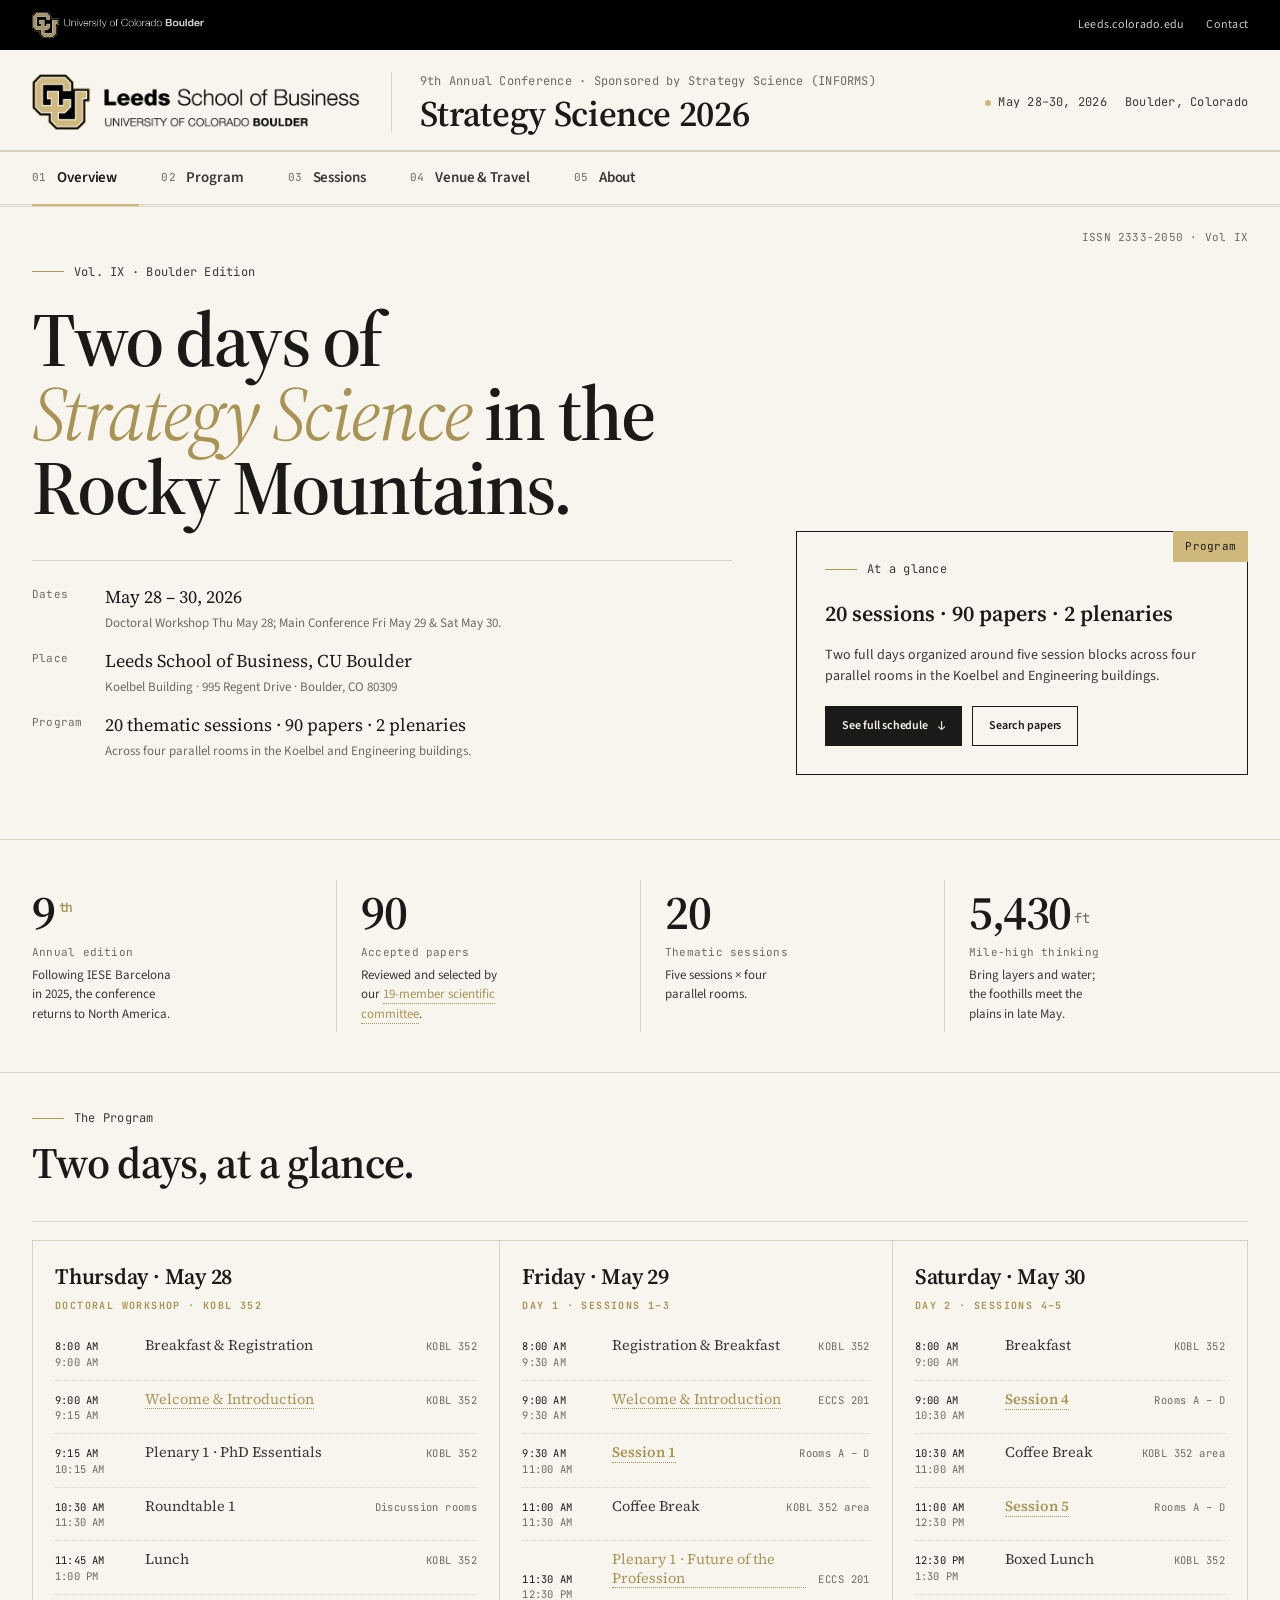
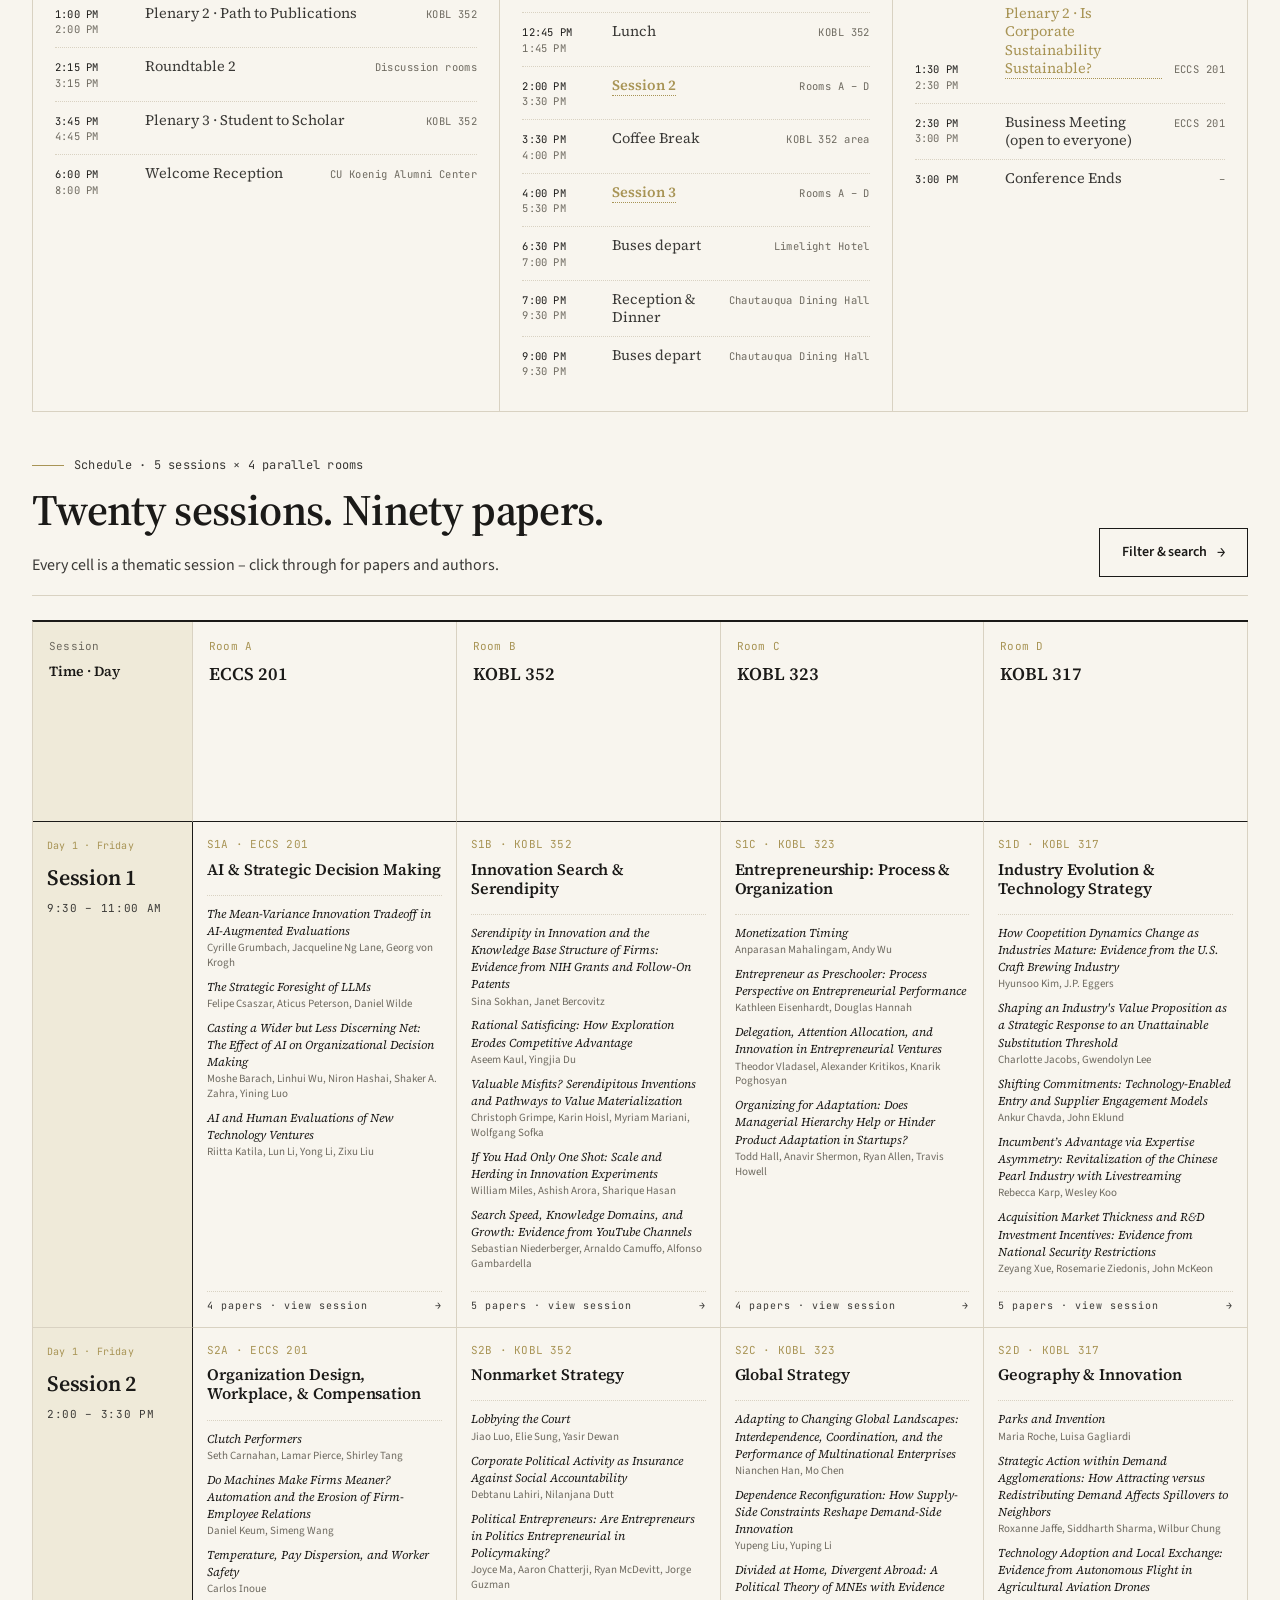
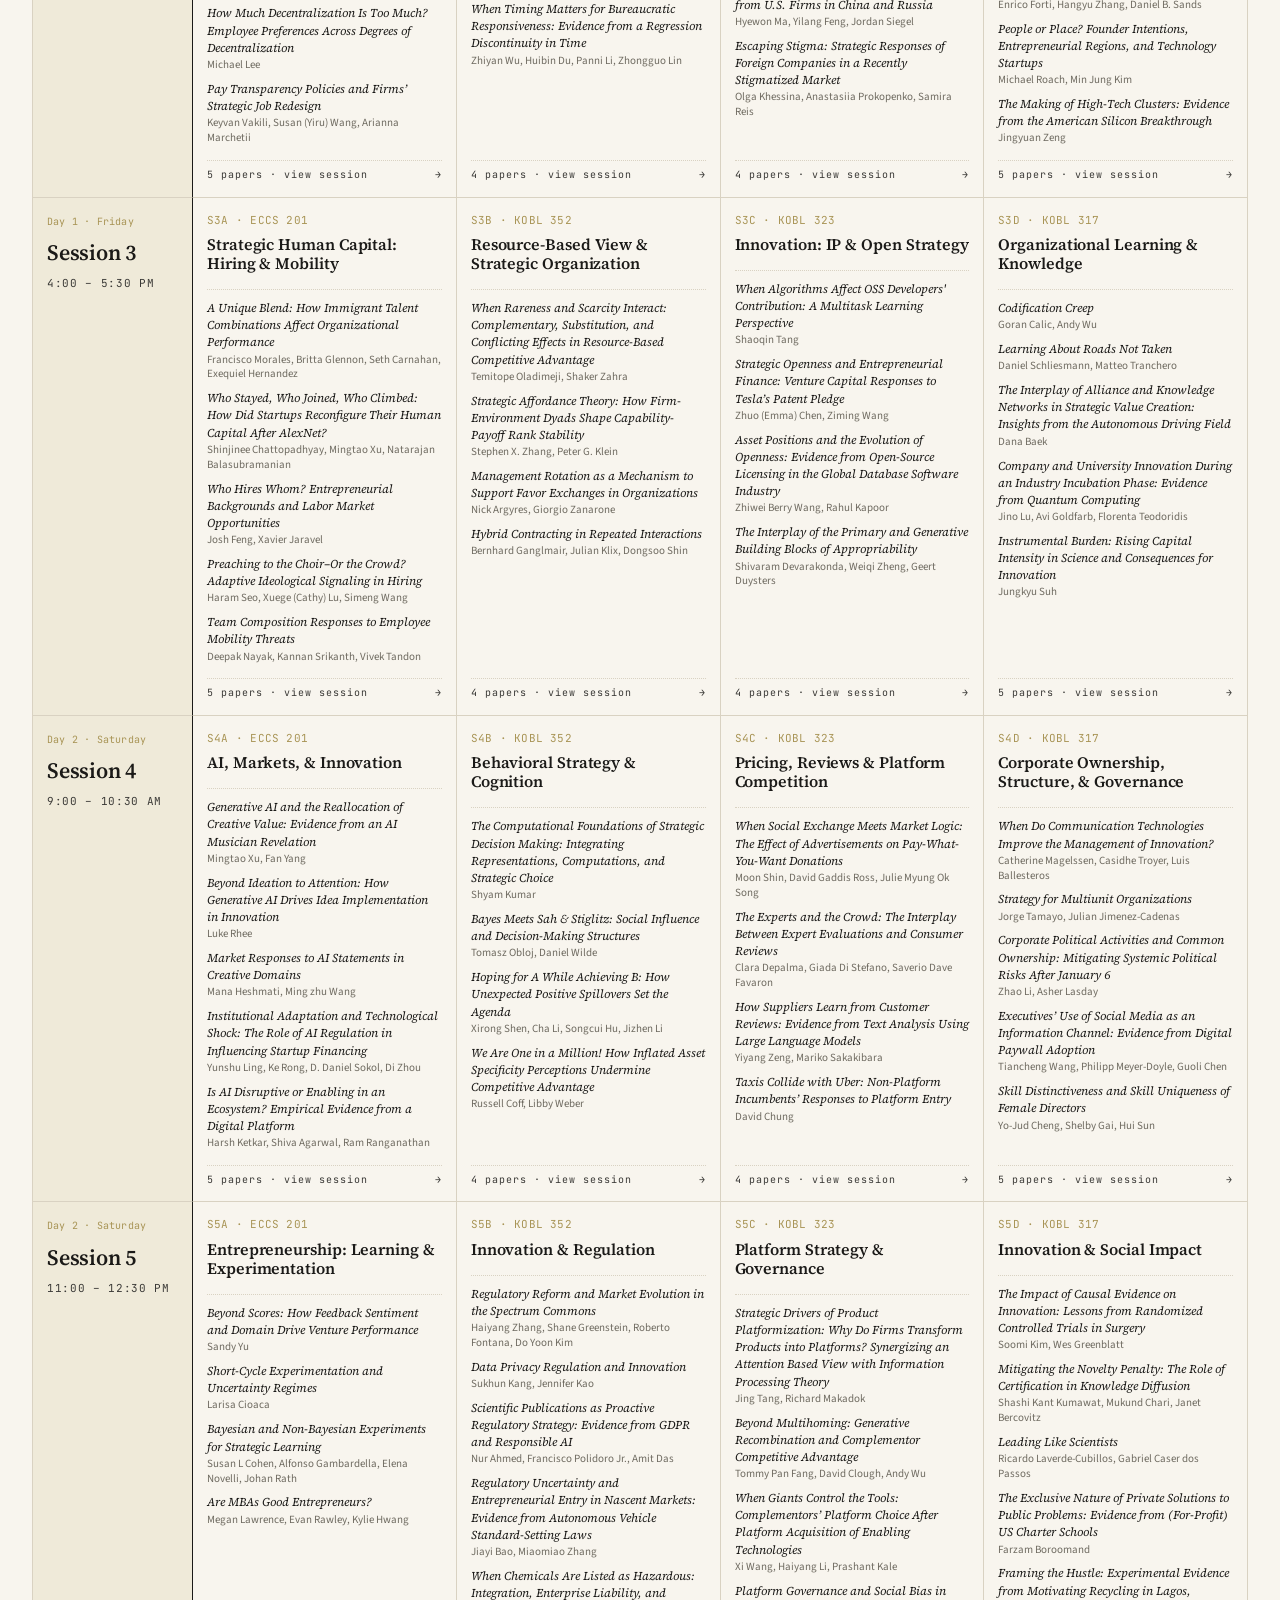
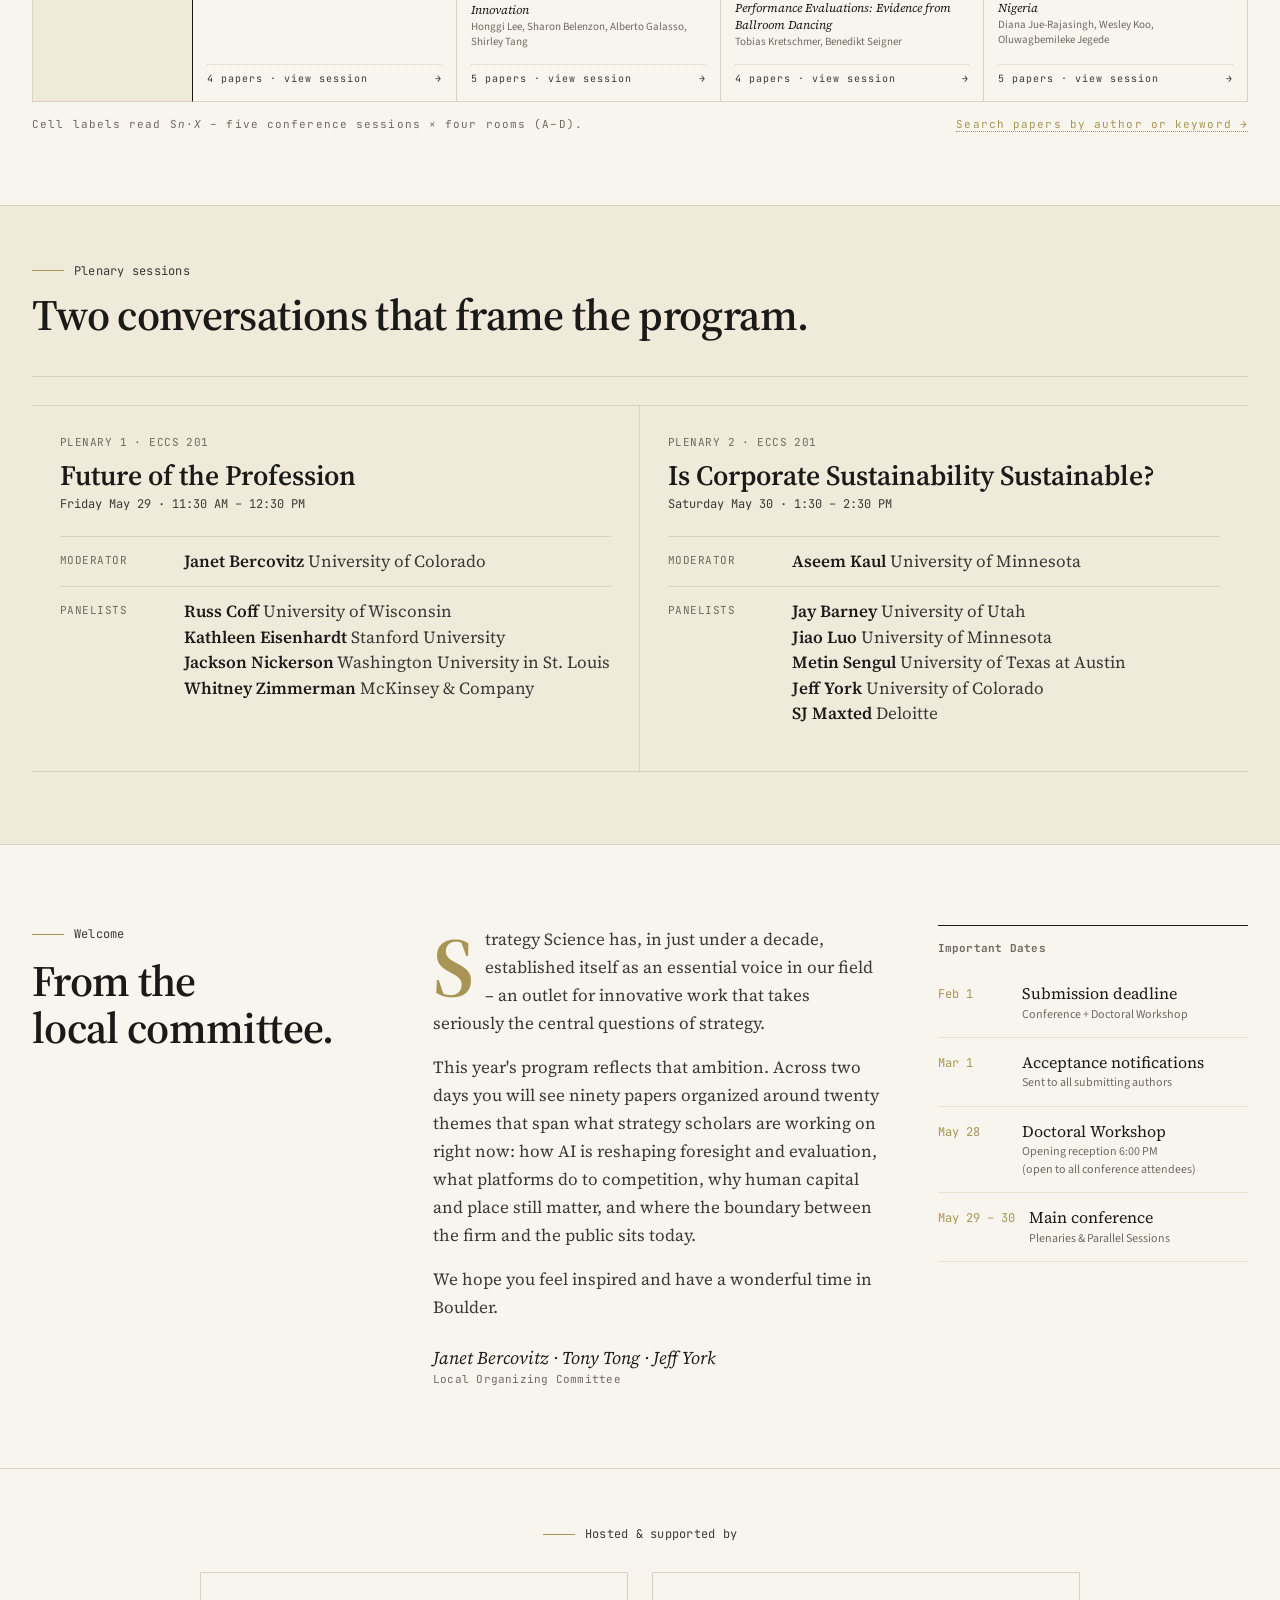
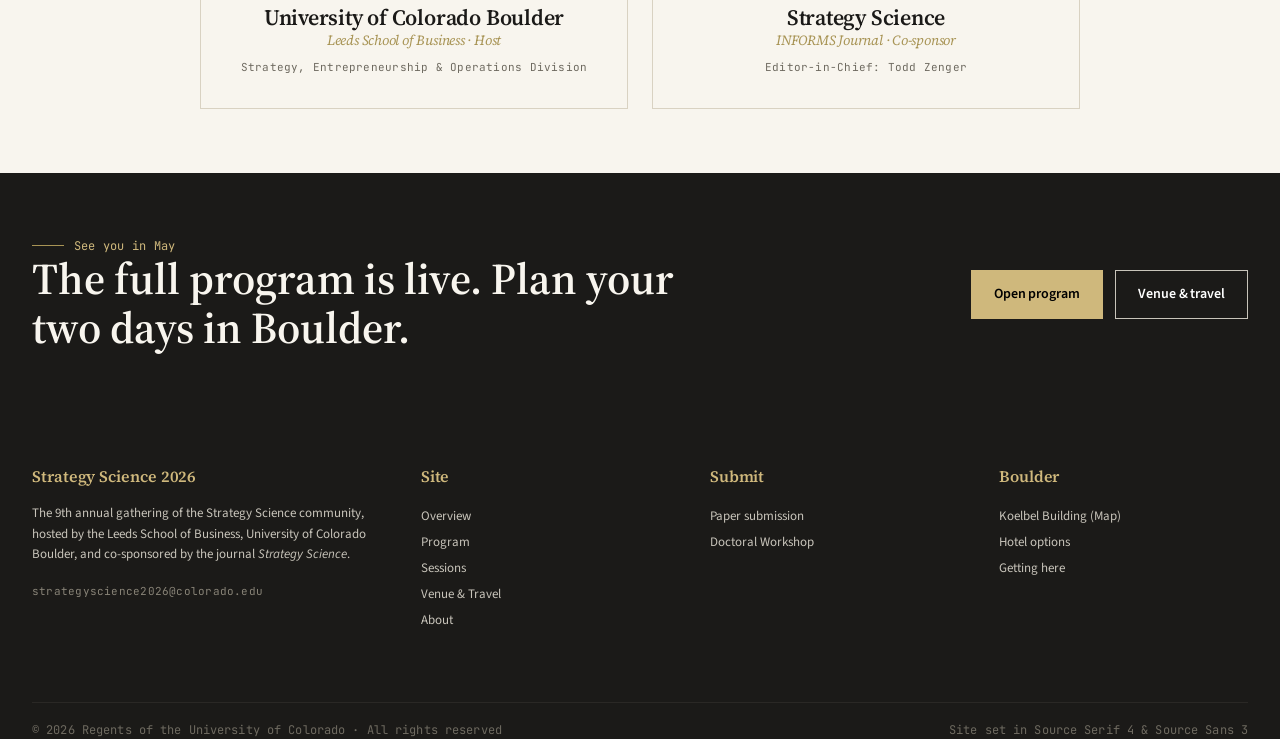
<file: index.html>
<!DOCTYPE html>
<html lang="en">
<head>
<meta charset="UTF-8" />
<meta name="viewport" content="width=device-width, initial-scale=1.0" />
<title>Strategy Science 2026 – Boulder, Colorado</title>
<meta name="description" content="The 9th Annual Strategy Science Conference, hosted by the Leeds School of Business at the University of Colorado Boulder. May 28–30, 2026." />
<link rel="preconnect" href="https://fonts.googleapis.com" />
<link rel="preconnect" href="https://fonts.gstatic.com" crossorigin />
<link href="https://fonts.googleapis.com/css2?family=Source+Serif+4:opsz,wght@8..60,400;8..60,500;8..60,600;8..60,700&family=Source+Sans+3:wght@400;500;600;700&family=JetBrains+Mono:wght@400;500&display=swap" rel="stylesheet" />
<link rel="stylesheet" href="assets/site.css" />
<style data-page="home">
  /* –– Hero –– */
  .hero {
    border-bottom: 1px solid var(--rule);
    padding: 56px 0 64px;
    position: relative;
    overflow: hidden;
  }
  .hero .grid {
    display: grid;
    grid-template-columns: 1.55fr 1fr;
    gap: 64px;
    align-items: end;
  }
  @media (max-width: 920px) { .hero .grid { grid-template-columns: 1fr; gap: 36px; } }
  .hero h2 {
    font-family: var(--serif);
    font-weight: 600;
    font-size: clamp(40px, 6vw, 88px);
    line-height: 0.96;
    letter-spacing: -0.025em;
    margin: 22px 0 0;
  }
  .hero h2 em {
    font-style: italic;
    font-weight: 400;
    color: var(--gold-deep);
  }
  .hero .runner {
    display: grid;
    grid-template-columns: max-content 1fr;
    column-gap: 22px;
    row-gap: 14px;
    border-top: 1px solid var(--rule);
    padding-top: 22px;
    margin-top: 36px;
    font-size: 14px;
  }
  .hero .runner dt {
    font-family: var(--mono); font-size: 11px; letter-spacing: 0.02em; color: var(--ink-3);
    padding-top: 3px;
  }
  .hero .runner dd { margin: 0; font-family: var(--serif); font-size: 18px; }
  .hero .runner dd small { display:block; font-family: var(--sans); font-size: 13px; color: var(--ink-3); margin-top: 2px; }
  .hero-aside {
    border: 1px solid var(--ink);
    padding: 28px;
    background: var(--paper);
    position: relative;
  }
  .hero-aside .stamp {
    position: absolute; top: -1px; right: -1px;
    background: var(--gold); color: var(--ink);
    padding: 7px 12px;
    font-family: var(--mono); font-size: 11px; letter-spacing: 0.02em;
  }
  .hero-aside h3 {
    font-family: var(--serif); font-weight: 600; font-size: 22px; margin: 8px 0 4px;
  }
  .hero-aside p { color: var(--ink-2); font-size: 14px; line-height: 1.55; }
  .hero-aside .actions { display: flex; gap: 10px; margin-top: 18px; flex-wrap: wrap; }
  .hero-aside .actions .btn { padding: 10px 16px; font-size: 12px; }

  /* corner ornament */
  .hero::before {
    content: "ISSN 2333-2050 · Vol IX";
    position: absolute;
    top: 22px; right: 32px;
    font-family: var(--mono); font-size: 11px; letter-spacing: 0.02em;
    color: var(--ink-3);
  }

  /* –– At-a-glance strip –– */
  .glance {
    border-bottom: 1px solid var(--rule);
    padding: 40px 0;
  }
  .glance .row {
    display: grid;
    grid-template-columns: repeat(4, 1fr);
    gap: 0;
  }
  @media (max-width: 1000px) { .glance .row { grid-template-columns: repeat(3, 1fr); } }
  @media (max-width: 800px) { .glance .row { grid-template-columns: repeat(2, 1fr); } }
  .glance .stat {
    padding: 8px 24px 8px 0;
    border-left: 1px solid var(--rule);
    padding-left: 24px;
  }
  .glance .stat:first-child { border-left: none; padding-left: 0; }
  .glance .stat .num {
    font-family: var(--serif);
    font-weight: 600;
    font-size: 48px;
    line-height: 1;
    letter-spacing: -0.03em;
    color: var(--ink);
    white-space: nowrap;
  }
  .glance .stat .num sup {
    font-family: var(--mono);
    font-size: 13px;
    color: var(--gold-deep);
    margin-left: 4px;
    vertical-align: super;
  }
  .glance .stat .num .unit {
    font-family: var(--mono); font-size: 14px; font-weight: 400;
    color: var(--ink-3); letter-spacing: 0.02em; vertical-align: 0.4em;
  }
  .glance .stat .lbl {
    font-family: var(--mono); font-size: 11px; letter-spacing: 0.02em;
    color: var(--ink-3); margin-top: 8px;
  }
  .glance .stat p { font-size: 13px; color: var(--ink-2); line-height: 1.5; margin: 4px 0 0; max-width: 24ch; }

  /* –– Welcome letter + side card –– */
  .letter {
    padding: 80px 0;
    border-bottom: 1px solid var(--rule);
  }
  .letter .grid {
    display: grid;
    grid-template-columns: 1fr 1.3fr 0.9fr;
    gap: 56px;
    align-items: start;
  }
  @media (max-width: 1000px) { .letter .grid { grid-template-columns: 1fr; gap: 28px; } }
  .letter .lede {
    font-family: var(--serif);
    font-size: 22px;
    line-height: 1.35;
    color: var(--ink);
  }
  .letter .lede:first-letter {
    font-family: var(--serif);
    font-weight: 700;
    font-size: 84px;
    line-height: 0.85;
    float: left;
    padding: 6px 10px 0 0;
    color: var(--gold-deep);
  }
  .letter .body p { font-family: var(--serif); font-size: 17px; line-height: 1.65; color: var(--ink-2); margin: 0 0 16px; }
  .letter .signoff { margin-top: 22px; }
  .letter .signoff .nm { font-family: var(--serif); font-style: italic; font-size: 18px; }
  .letter .signoff .role { font-family: var(--mono); font-size: 11px; letter-spacing: 0.02em; color: var(--ink-3); }
  .letter .side {
    border-top: 1px solid var(--ink);
    padding-top: 14px;
  }
  .letter .side h4 {
    font-family: var(--mono); font-size: 11px; letter-spacing: 0.02em; color: var(--ink-3);
    margin: 0 0 12px;
  }
  .letter .side .item {
    border-bottom: 1px solid var(--rule-soft);
    padding: 14px 0;
    display: grid; grid-template-columns: max-content 1fr; gap: 14px;
  }
  .letter .side .item .d {
    font-family: var(--mono); font-size: 12px; color: var(--gold-deep); padding-top: 2px; min-width: 70px;
  }
  .letter .side .item .t { font-family: var(--serif); font-size: 16px; line-height: 1.35; }
  .letter .side .item .t small { display:block; font-family: var(--sans); font-size: 12px; color: var(--ink-3); margin-top: 2px; }

  /* –– Day timeline strip –– */
  .timeline {
    padding: 36px 0 8px;
  }
  .timeline .head {
    display: grid; grid-template-columns: 1fr auto; gap: 24px; align-items: end;
    padding-bottom: 16px; border-bottom: 1px solid var(--rule); margin-bottom: 18px;
  }
  .timeline .head p { color: var(--ink-2); margin: 0; max-width: 56ch; }
  .days {
    display: grid; grid-template-columns: 1.25fr 1.05fr 0.95fr; gap: 0;
    border-left: 1px solid var(--rule);
  }
  @media (max-width: 1000px) { .days { grid-template-columns: 1fr 1fr; } }
  @media (max-width: 800px) { .days { grid-template-columns: 1fr; } }
  .day-col {
    border-right: 1px solid var(--rule);
    border-top: 1px solid var(--rule);
    min-width: 0;
    border-bottom: 1px solid var(--rule);
    padding: 18px 22px 22px;
  }
  .day-col h4 {
    margin: 0 0 14px;
    font-family: var(--mono); font-size: 10px; letter-spacing: 0.12em; color: var(--ink-3); text-transform: uppercase;
    display: flex; flex-direction: column; gap: 4px;
  }
  .day-col h4 .big { font-family: var(--serif); font-size: 22px; font-weight: 600; letter-spacing: -0.01em; color: var(--ink); text-transform: none; }
  .day-col h4 .tag { color: var(--gold-deep); font-size: 10px; letter-spacing: .14em; }
  .day-col .item {
    display: grid; grid-template-columns: 78px minmax(0, 1fr) auto; gap: 12px;
    padding: 9px 0;
    border-top: 1px dotted var(--rule);
    align-items: start;
    align-items: baseline;
  }
  .day-col .item:first-of-type { border-top: 0; }
  .day-col .item .t { font-family: var(--mono); font-size: 10.5px; color: var(--ink); letter-spacing: .02em; line-height: 1.5; white-space: nowrap; }
  .day-col .item .t .to { display: block; color: var(--ink-3); }
  .day-col .item .lbl { font-family: var(--serif); font-size: 14.5px; color: var(--ink-2); line-height: 1.28; text-wrap: pretty; }
  .day-col .item.session .lbl { color: var(--ink); font-weight: 600; }
  .day-col .item.session .lbl a { color: var(--gold-deep); border-bottom: 1px dotted; }
  .day-col .item .rm { font-family: var(--mono); font-size: 10.5px; color: var(--ink-3); letter-spacing: 0.04em; white-space: nowrap; }
  .day-col .lbl details.info { display: inline; }
  .day-col .lbl details.info > summary {
    list-style: none;
    cursor: pointer;
    color: var(--gold-deep);
    border-bottom: 1px dotted var(--gold-deep);
    display: inline;
  }
  .day-col .lbl details.info > summary::-webkit-details-marker { display: none; }
  .day-col .lbl details.info .info-body {
    display: block;
    margin-top: 6px;
    padding: 10px 12px;
    background: var(--paper-2);
    border-left: 2px solid var(--gold);
    font-family: var(--sans);
    font-size: 12px;
    color: var(--ink-2);
    line-height: 1.55;
  }
  .day-col .lbl details.info .info-body b {
    display: inline-block;
    font-family: var(--mono);
    font-size: 10px;
    text-transform: uppercase;
    letter-spacing: 0.08em;
    color: var(--ink);
    margin-right: 8px;
    margin-top: 4px;
    font-weight: 600;
  }
  .day-col .lbl details.info .info-body b:first-child { margin-top: 0; }

  /* –– Schedule matrix on home –– */
  .schedule-home {
    padding: 36px 0 64px;
    border-bottom: 1px solid var(--rule);
  }
  .schedule-home .head {
    display: grid; grid-template-columns: 1fr auto; gap: 24px; align-items: end;
    padding-bottom: 18px; border-bottom: 1px solid var(--rule); margin-bottom: 0;
  }
  .schedule-home .head p { color: var(--ink-2); margin: 0; max-width: 60ch; }
  .matrix-wrap { padding: 24px 0 8px; overflow-x: auto; }
  .matrix {
    display: grid;
    grid-template-columns: 160px repeat(4, minmax(0, 1fr));
    border-top: 2px solid var(--ink);
    border-left: 1px solid var(--rule);
    min-width: 920px;
  }
  .m-cell { overflow-wrap: anywhere; min-width: 0; }
  .session-card .ti, .session-card .desc, .session-card .pp { overflow-wrap: anywhere; }
  .m-cell {
    border-right: 1px solid var(--rule);
    border-bottom: 1px solid var(--rule);
    padding: 14px;
    display: flex; flex-direction: column; gap: 6px;
    min-height: 200px;
    position: relative;
  }
  .m-head { background: var(--paper); border-bottom: 1px solid var(--ink); padding: 16px; }
  .m-head .room { font-family: var(--mono); font-size: 11px; letter-spacing: 0.02em; color: var(--gold-deep); }
  .m-head .building { font-family: var(--serif); font-weight: 600; font-size: 18px; line-height: 1.1; margin-top: 2px; }
  .m-head .cap { font-family: var(--mono); font-size: 11px; color: var(--ink-3); margin-top: 4px; letter-spacing: 0.06em; }
  .m-rowhead {
    background: var(--paper-2);
    border-right: 1px solid var(--ink);
    padding: 16px 14px;
    display: flex; flex-direction: column; gap: 6px;
  }
  .m-rowhead .sn { font-family: var(--serif); font-weight: 600; font-size: 22px; letter-spacing: -0.01em; }
  .m-rowhead .ti { font-family: var(--mono); font-size: 11px; color: var(--ink-2); letter-spacing: .06em; }
  .m-rowhead .day { font-family: var(--mono); font-size: 10px; color: var(--gold-deep); letter-spacing: 0.02em; }
  .session-card {
    cursor: pointer;
    transition: background .12s ease;
    text-decoration: none; color: inherit;
  }
  .session-card:hover { background: #F1ECDD; }
  .session-card .id {
    font-family: var(--mono); font-size: 11px; letter-spacing: 0.02em; color: var(--gold-deep);
  }
  .session-card .ti {
    font-family: var(--serif); font-weight: 600; font-size: 16px; line-height: 1.2; letter-spacing: -0.005em; color: var(--ink);
  }
  .session-card .papers-list {
    margin-top: 10px;
    padding-top: 10px;
    border-top: 1px dotted var(--rule);
    display: flex; flex-direction: column; gap: 8px;
    flex: 1;
  }
  .session-card .papers-list .pp {
    font-size: 12px; line-height: 1.35;
  }
  .session-card .papers-list .pp .pti {
    font-family: var(--serif); color: var(--ink); font-style: italic;
  }
  .session-card .papers-list .pp .pau {
    color: var(--ink-3); display: block; font-size: 11px; margin-top: 1px;
  }
  .session-card .ct {
    font-family: var(--mono); font-size: 10px; color: var(--ink-2); letter-spacing: .1em;
    border-top: 1px dotted var(--rule); padding-top: 6px; margin-top: 8px;
    display: flex; justify-content: space-between; align-items: center;
  }
  .matrix-foot {
    margin: 14px 0 0; font-family: var(--mono); font-size: 11px; letter-spacing: .1em; color: var(--ink-3);
    display: flex; justify-content: space-between; flex-wrap: wrap; gap: 12px;
  }
  .matrix-foot a { color: var(--gold-deep); border-bottom: 1px dotted; }

  /* –– Logos / sponsors –– */
  .sponsors {
    padding: 56px 0 64px;
  }
  .sponsors .head { text-align: center; margin-bottom: 28px; }
  .sponsors .row {
    display: grid;
    grid-template-columns: repeat(2, 1fr);
    gap: 24px;
    align-items: stretch;
    max-width: 880px;
    margin: 0 auto;
  }
  @media (max-width: 700px) { .sponsors .row { grid-template-columns: 1fr; } }
  .sponsor {
    display: block;
    border: 1px solid var(--rule);
    padding: 32px 24px;
    text-align: center;
    background: var(--paper);
    color: inherit;
    text-decoration: none;
    transition: border-color .15s ease, transform .15s ease, background .15s ease;
  }
  .sponsor:hover {
    border-color: var(--gold-deep);
    background: #FBF7EE;
  }
  .sponsor .lockup {
    font-family: var(--serif);
    font-weight: 600;
    font-size: 22px;
    letter-spacing: -0.01em;
    line-height: 1.1;
  }
  .sponsor .lockup span { color: var(--gold-deep); display: block; font-style: italic; font-weight: 400; font-size: 14px; margin-top: 4px; }
  .sponsor .sub {
    font-family: var(--mono); font-size: 11px; letter-spacing: 0.02em; color: var(--ink-3);
    margin-top: 10px;
  }

  /* –– Closing CTA –– */
  .cta {
    background: var(--ink);
    color: var(--paper);
    padding: 64px 0 64px;
    margin-bottom: 0;
  }
  .cta .grid {
    display: grid; grid-template-columns: 1.4fr 1fr; gap: 40px; align-items: center;
  }
  @media (max-width: 800px) { .cta .grid { grid-template-columns: 1fr; } }
  .cta h2 {
    font-family: var(--serif); font-weight: 600; font-size: clamp(28px, 4vw, 44px); margin: 0; line-height: 1.1;
  }
  .cta p { color: #C8C4BA; max-width: 56ch; }
  .cta .btn { background: var(--gold); border-color: var(--gold); color: #000; }
  .cta .btn:hover { background: #fff; border-color: #fff; color: #000; }
  .cta .btn.ghost { background: transparent; border-color: #C8C4BA; color: #fff; }
  .cta .btn.ghost:hover { background: #fff; color: #000; border-color: #fff; }

</style>
</head>
<body>

<!-- CU-style top bar -->
<div class="cu-bar">
  <div class="row">
    <div class="brand"><a href="https://www.colorado.edu/" target="_blank" rel="noopener" class="cu-logo"><img src="assets/cu-boulder-lockup-rev.png" alt="University of Colorado Boulder" /></a></div>
    <nav>
      <a href="https://www.colorado.edu/business/" target="_blank" rel="noopener">Leeds.colorado.edu</a>
      <a href="mailto:strategyscience2026@colorado.edu">Contact</a>
    </nav>
  </div>
</div>

<!-- Site header -->
<header class="site-header">
  <div class="row">
    <a href="https://www.colorado.edu/business/" target="_blank" rel="noopener" class="leeds-mark"><img src="assets/leeds-lockup.png" alt="Leeds School of Business – University of Colorado Boulder" /></a>
    <div class="lockup">
      <div class="eyebrow">9th Annual Conference · Sponsored by Strategy Science (INFORMS)</div>
      <h1><a href="index.html">Strategy Science 2026</a></h1>
    </div>
    <div class="meta">
      <span><span class="dot"></span> May 28–30, 2026</span>
      <span>Boulder, Colorado</span>
    </div>
  </div>
</header>

<nav class="primary-nav">
  <div class="row">
    <a href="index.html" aria-current="page"><span class="num">01</span> Overview</a>
    <a href="program.html"><span class="num">02</span> Program</a>
    <a href="sessions.html"><span class="num">03</span> Sessions</a>
    <a href="venue.html"><span class="num">04</span> Venue &amp; Travel</a>
    <a href="about.html"><span class="num">05</span> About</a>
  </div>
</nav>

<!-- Hero -->
<section class="hero">
  <div class="container">
    <div class="grid">
      <div>
        <div class="kicker">Vol. IX · Boulder Edition</div>
        <h2>Two days of <em style="white-space:nowrap;">Strategy Science</em> in the Rocky Mountains.</h2>
        <dl class="runner">
          <dt>Dates</dt>
          <dd>May 28 – 30, 2026<small>Doctoral Workshop Thu May 28; Main Conference Fri May 29 &amp; Sat May 30.</small></dd>
          <dt>Place</dt>
          <dd>Leeds School of Business, CU Boulder<small>Koelbel Building · 995 Regent Drive · Boulder, CO 80309</small></dd>
          <dt>Program</dt>
          <dd>20 thematic sessions · 90 papers · 2 plenaries<small>Across four parallel rooms in the Koelbel and Engineering buildings.</small></dd>
        </dl>
      </div>
      <aside class="hero-aside">
        <div class="stamp">Program</div>
        <div class="kicker" style="margin-bottom: 18px;">At a glance</div>
        <h3>20 sessions · 90 papers · 2 plenaries</h3>
        <p>Two full days organized around five session blocks across four parallel rooms in the Koelbel and Engineering buildings.</p>
        <div class="actions">
          <a class="btn" href="#sched">See full schedule <span class="arr">↓</span></a>
          <a class="btn ghost" href="program.html">Search papers</a>
        </div>
      </aside>
    </div>
  </div>
</section>

<!-- Glance -->
<section class="glance">
  <div class="container">
    <div class="row">
      <div class="stat">
        <div class="num">9<sup>th</sup></div>
        <div class="lbl">Annual edition</div>
        <p>Following IESE Barcelona in 2025, the conference returns to North America.</p>
      </div>
      <div class="stat">
        <div class="num">90</div>
        <div class="lbl">Accepted papers</div>
        <p>Reviewed and selected by our <a href="about.html#scientific-committee" style="border-bottom:1px dotted;color:var(--gold-deep);">19-member scientific committee</a>.</p>
      </div>
      <div class="stat">
        <div class="num">20</div>
        <div class="lbl">Thematic sessions</div>
        <p>Five sessions × four parallel rooms.</p>
      </div>
      <div class="stat">
        <div class="num">5,430<span class="unit">&thinsp;ft</span></div>
        <div class="lbl">Mile-high thinking</div>
        <p>Bring layers and water; the foothills meet the plains in late May.</p>
      </div>
    </div>
  </div>
</section>


<!-- Day timeline -->
<section class="timeline">
  <div class="container">
    <div class="head">
      <div>
        <div class="kicker">The Program</div>
        <h2 class="section-title">Two days, at a glance.</h2>
      </div>
    </div>
    <div class="days">
      <div class="day-col">
        <h4><span class="big">Thursday · May 28</span><span class="tag">Doctoral Workshop · KOBL 352</span></h4>
        <div class="item"><span class="t">8:00 AM<span class="to">9:00 AM</span></span><span class="lbl">Breakfast &amp; Registration</span><span class="rm">KOBL 352</span></div>
        <div class="item"><span class="t">9:00 AM<span class="to">9:15 AM</span></span><span class="lbl"><details class="info"><summary>Welcome &amp; Introduction</summary><div class="info-body"><b>Hosts</b> Tony Tong (CU Boulder) · Todd Zenger (Utah) · Aseem Kaul (Minnesota) · Mahka Moeen (Wisconsin)</div></details></span><span class="rm">KOBL 352</span></div>
        <div class="item"><span class="t">9:15 AM<span class="to">10:15 AM</span></span><span class="lbl">Plenary 1 · PhD Essentials</span><span class="rm">KOBL 352</span></div>
        <div class="item"><span class="t">10:30 AM<span class="to">11:30 AM</span></span><span class="lbl">Roundtable 1</span><span class="rm">Discussion rooms</span></div>
        <div class="item"><span class="t">11:45 AM<span class="to">1:00 PM</span></span><span class="lbl">Lunch</span><span class="rm">KOBL 352</span></div>
        <div class="item"><span class="t">1:00 PM<span class="to">2:00 PM</span></span><span class="lbl">Plenary 2 · Path to Publications</span><span class="rm">KOBL 352</span></div>
        <div class="item"><span class="t">2:15 PM<span class="to">3:15 PM</span></span><span class="lbl">Roundtable 2</span><span class="rm">Discussion rooms</span></div>
        <div class="item"><span class="t">3:45 PM<span class="to">4:45 PM</span></span><span class="lbl">Plenary 3 · Student to Scholar</span><span class="rm">KOBL 352</span></div>
        <div class="item"><span class="t">6:00 PM<span class="to">8:00 PM</span></span><span class="lbl">Welcome Reception</span><span class="rm">CU Koenig Alumni Center</span></div>
      </div>
      <div class="day-col">
        <h4><span class="big">Friday · May 29</span><span class="tag">Day 1 · Sessions 1–3</span></h4>
        <div class="item"><span class="t">8:00 AM<span class="to">9:30 AM</span></span><span class="lbl">Registration &amp; Breakfast</span><span class="rm">KOBL 352</span></div>
        <div class="item"><span class="t">9:00 AM<span class="to">9:30 AM</span></span><span class="lbl"><details class="info"><summary>Welcome &amp; Introduction</summary><div class="info-body"><b>Hosts</b> Vijay Khatri (Dean, Leeds School of Business) · Tony Tong (CU Boulder) · Todd Zenger (Utah)</div></details></span><span class="rm">ECCS 201</span></div>
        <div class="item session"><span class="t">9:30 AM<span class="to">11:00 AM</span></span><span class="lbl"><a href="#sched">Session 1</a></span><span class="rm">Rooms A – D</span></div>
        <div class="item"><span class="t">11:00 AM<span class="to">11:30 AM</span></span><span class="lbl">Coffee Break</span><span class="rm">KOBL 352 area</span></div>
        <div class="item"><span class="t">11:30 AM<span class="to">12:30 PM</span></span><span class="lbl"><details class="info"><summary>Plenary 1 · Future of the Profession</summary><div class="info-body"><b>Moderator</b>Janet Bercovitz (CU Boulder)<br><b>Panelists</b>Russ Coff (Wisconsin) · Kathleen Eisenhardt (Stanford) · Jackson Nickerson (WashU St. Louis) · Whitney Zimmerman (McKinsey &amp; Company)</div></details></span><span class="rm">ECCS 201</span></div>
        <div class="item"><span class="t">12:45 PM<span class="to">1:45 PM</span></span><span class="lbl">Lunch</span><span class="rm">KOBL 352</span></div>
        <div class="item session"><span class="t">2:00 PM<span class="to">3:30 PM</span></span><span class="lbl"><a href="#sched">Session 2</a></span><span class="rm">Rooms A – D</span></div>
        <div class="item"><span class="t">3:30 PM<span class="to">4:00 PM</span></span><span class="lbl">Coffee Break</span><span class="rm">KOBL 352 area</span></div>
        <div class="item session"><span class="t">4:00 PM<span class="to">5:30 PM</span></span><span class="lbl"><a href="#sched">Session 3</a></span><span class="rm">Rooms A – D</span></div>
        <div class="item"><span class="t">6:30 PM<span class="to">7:00 PM</span></span><span class="lbl">Buses depart</span><span class="rm">Limelight Hotel</span></div>
        <div class="item"><span class="t">7:00 PM<span class="to">9:30 PM</span></span><span class="lbl">Reception &amp; Dinner</span><span class="rm">Chautauqua Dining Hall</span></div>
        <div class="item"><span class="t">9:00 PM<span class="to">9:30 PM</span></span><span class="lbl">Buses depart</span><span class="rm">Chautauqua Dining Hall</span></div>
      </div>
      <div class="day-col">
        <h4><span class="big">Saturday · May 30</span><span class="tag">Day 2 · Sessions 4–5</span></h4>
        <div class="item"><span class="t">8:00 AM<span class="to">9:00 AM</span></span><span class="lbl">Breakfast</span><span class="rm">KOBL 352</span></div>
        <div class="item session"><span class="t">9:00 AM<span class="to">10:30 AM</span></span><span class="lbl"><a href="#sched">Session 4</a></span><span class="rm">Rooms A – D</span></div>
        <div class="item"><span class="t">10:30 AM<span class="to">11:00 AM</span></span><span class="lbl">Coffee Break</span><span class="rm">KOBL 352 area</span></div>
        <div class="item session"><span class="t">11:00 AM<span class="to">12:30 PM</span></span><span class="lbl"><a href="#sched">Session 5</a></span><span class="rm">Rooms A – D</span></div>
        <div class="item"><span class="t">12:30 PM<span class="to">1:30 PM</span></span><span class="lbl">Boxed Lunch</span><span class="rm">KOBL 352</span></div>
        <div class="item"><span class="t">1:30 PM<span class="to">2:30 PM</span></span><span class="lbl"><details class="info"><summary>Plenary 2 · Is Corporate Sustainability Sustainable?</summary><div class="info-body"><b>Moderator</b>Aseem Kaul (Minnesota)<br><b>Panelists</b>Jay Barney (Utah) · Jiao Luo (Minnesota) · Metin Sengul (UT Austin) · Jeff York (CU Boulder) · SJ Maxted (Deloitte)</div></details></span><span class="rm">ECCS 201</span></div>
        <div class="item"><span class="t">2:30 PM<span class="to">3:00 PM</span></span><span class="lbl">Business Meeting (open to everyone)</span><span class="rm">ECCS 201</span></div>
        <div class="item"><span class="t">3:00 PM</span><span class="lbl">Conference Ends</span><span class="rm">–</span></div>
      </div>
    </div>
  </div>
</section>

<!-- Schedule matrix -->
<section class="schedule-home" id="sched">
  <div class="container">
    <div class="head">
      <div>
        <div class="kicker">Schedule · 5 sessions × 4 parallel rooms</div>
        <h2 class="section-title">Twenty sessions. Ninety papers.</h2>
        <p>Every cell is a thematic session – click through for papers and authors.</p>
      </div>
      <a class="btn ghost" href="program.html">Filter &amp; search <span class="arr">→</span></a>
    </div>
    <div class="matrix-wrap">
      <div class="matrix" id="matrix"></div>
      <div class="matrix-foot">
        <span>Cell labels read S<i>n</i>·<i>X</i> – five conference sessions × four rooms (A–D).</span>
        <span><a href="program.html">Search papers by author or keyword →</a></span>
      </div>
    </div>
  </div>
</section>


<!-- Plenaries -->
<section class="plenaries" id="plenaries">
  <style>
    .plenaries { padding: 56px 0 72px; border-bottom: 1px solid var(--rule); background: var(--paper-2); }
    .plenaries .head { padding-bottom: 18px; border-bottom: 1px solid var(--rule); margin-bottom: 28px; }
    .pl-grid { display: grid; grid-template-columns: 1fr 1fr; gap: 0; border-top: 1px solid var(--rule); border-bottom: 1px solid var(--rule); }
    .pl-card { padding: 28px 28px 32px; border-right: 1px solid var(--rule); }
    .pl-card:last-child { border-right: 0; }
    .pl-meta { font-family: var(--mono); font-size: 11px; letter-spacing: 0.04em; color: var(--ink-3); text-transform: uppercase; }
    .pl-card h3 { font-family: var(--serif); font-weight: 600; margin: 8px 0 4px; font-size: 28px; line-height: 1.15; }
    .pl-card .when { font-family: var(--mono); font-size: 12px; color: var(--ink-2); margin-bottom: 22px; }
    .pl-row { display: grid; grid-template-columns: 110px 1fr; gap: 14px; padding: 12px 0; border-top: 1px solid var(--rule); }
    .pl-row:first-of-type { border-top: 1px solid var(--ink); }
    .pl-row .lab { font-family: var(--mono); font-size: 11px; letter-spacing: 0.04em; color: var(--ink-3); text-transform: uppercase; padding-top: 3px; }
    .pl-row .who { font-family: var(--serif); font-size: 17px; line-height: 1.5; }
    .pl-row .who .name { font-weight: 600; }
    .pl-row .who .aff { color: var(--ink-2); }
    @media (max-width: 800px) {
      .pl-grid { grid-template-columns: 1fr; }
      .pl-card { border-right: 0; border-bottom: 1px solid var(--rule); }
      .pl-card:last-child { border-bottom: 0; }
    }
  </style>
  <div class="container">
    <div class="head">
      <div class="kicker">Plenary sessions</div>
      <h2 class="section-title">Two conversations that frame the program.</h2>
    </div>
    <div class="pl-grid">
      <div class="pl-card">
        <div class="pl-meta">Plenary 1 · ECCS 201</div>
        <h3>Future of the Profession</h3>
        <div class="when">Friday May 29 · 11:30 AM – 12:30 PM</div>
        <div class="pl-row"><div class="lab">Moderator</div><div class="who"><span class="name">Janet Bercovitz</span> <span class="aff">University of Colorado</span></div></div>
        <div class="pl-row"><div class="lab">Panelists</div><div class="who">
          <div><span class="name">Russ Coff</span> <span class="aff">University of Wisconsin</span></div>
          <div><span class="name">Kathleen Eisenhardt</span> <span class="aff">Stanford University</span></div>
          <div><span class="name">Jackson Nickerson</span> <span class="aff">Washington University in St. Louis</span></div>
          <div><span class="name">Whitney Zimmerman</span> <span class="aff">McKinsey &amp; Company</span></div>
        </div></div>
      </div>
      <div class="pl-card">
        <div class="pl-meta">Plenary 2 · ECCS 201</div>
        <h3>Is Corporate Sustainability Sustainable?</h3>
        <div class="when">Saturday May 30 · 1:30 – 2:30 PM</div>
        <div class="pl-row"><div class="lab">Moderator</div><div class="who"><span class="name">Aseem Kaul</span> <span class="aff">University of Minnesota</span></div></div>
        <div class="pl-row"><div class="lab">Panelists</div><div class="who">
          <div><span class="name">Jay Barney</span> <span class="aff">University of Utah</span></div>
          <div><span class="name">Jiao Luo</span> <span class="aff">University of Minnesota</span></div>
          <div><span class="name">Metin Sengul</span> <span class="aff">University of Texas at Austin</span></div>
          <div><span class="name">Jeff York</span> <span class="aff">University of Colorado</span></div>
          <div><span class="name">SJ Maxted</span> <span class="aff">Deloitte</span></div>
        </div></div>
      </div>
    </div>
  </div>
</section>


<!-- Welcome letter -->
<section class="letter">
  <div class="container">
    <div class="grid">
      <div>
        <div class="kicker">Welcome</div>
        <h2 class="section-title" style="margin-top:14px;">From the<br/>local committee.</h2>
      </div>
      <div class="body">
        <p class="lede">Strategy Science has, in just under a decade, established itself as an essential voice in our field – an outlet for innovative work that takes seriously the central questions of strategy.</p>
        <p>This year's program reflects that ambition. Across two days you will see ninety papers organized around twenty themes that span what strategy scholars are working on right now: how AI is reshaping foresight and evaluation, what platforms do to competition, why human capital and place still matter, and where the boundary between the firm and the public sits today.</p>
        <p>We hope you feel inspired and have a wonderful time in Boulder.</p>
        <div class="signoff">
          <div class="nm">Janet Bercovitz · Tony Tong · Jeff York</div>
          <div class="role">Local Organizing Committee</div>
        </div>
      </div>
      <aside class="side">
        <h4>Important Dates</h4>
        <div class="item">
          <div class="d">Feb 1</div>
          <div class="t">Submission deadline<small>Conference + Doctoral Workshop</small></div>
        </div>
        <div class="item">
          <div class="d">Mar 1</div>
          <div class="t">Acceptance notifications<small>Sent to all submitting authors</small></div>
        </div>
        <div class="item">
          <div class="d">May 28</div>
          <div class="t">Doctoral Workshop<small>Opening reception 6:00 PM</small><small>(open to all conference attendees)</small></div>
        </div>
        <div class="item">
          <div class="d">May 29 – 30</div>
          <div class="t">Main conference<small>Plenaries &amp; Parallel Sessions</small></div>
        </div>
      </aside>
    </div>
  </div>
</section>

<!-- Sponsors -->
<section class="sponsors">
  <div class="container">
    <div class="head"><div class="kicker" style="justify-content:center;">Hosted &amp; supported by</div></div>
    <div class="row">
      <a class="sponsor" href="https://www.colorado.edu/business/" target="_blank" rel="noopener">
        <div class="lockup">University of Colorado Boulder<span>Leeds School of Business · Host</span></div>
        <div class="sub">Strategy, Entrepreneurship &amp; Operations Division</div>
      </a>
      <a class="sponsor" href="https://pubsonline.informs.org/journal/stsc" target="_blank" rel="noopener">
        <div class="lockup">Strategy Science<span>INFORMS Journal · Co-sponsor</span></div>
        <div class="sub">Editor-in-Chief: Todd Zenger</div>
      </a>
    </div>
  </div>
</section>

<!-- Closing CTA -->
<section class="cta">
  <div class="container">
    <div class="grid">
      <div>
        <div class="kicker" style="color:var(--gold);">See you in May</div>
        <h2>The full program is live. Plan your two days in Boulder.</h2>
      </div>
      <div style="display:flex; gap:12px; flex-wrap:wrap; justify-content:flex-end;">
        <a class="btn" href="program.html">Open program</a>
        <a class="btn ghost" href="venue.html">Venue &amp; travel</a>
      </div>
    </div>
  </div>
</section>

<!-- Footer -->
<footer class="site-footer">
  <div class="row">
    <div>
      <h4>Strategy Science 2026</h4>
      <p style="margin:0; line-height:1.6; color:#C8C4BA; font-size:13px;">The 9th annual gathering of the Strategy Science community, hosted by the Leeds School of Business, University of Colorado Boulder, and co-sponsored by the journal <em>Strategy Science</em>.</p>
      <p style="margin:18px 0 0; font-family: var(--mono); font-size: 11px; letter-spacing: 0.02em; color:#888377;">strategyscience2026@colorado.edu</p>
    </div>
    <div>
      <h4>Site</h4>
      <a href="index.html">Overview</a>
      <a href="program.html">Program</a>
      <a href="sessions.html">Sessions</a>
      <a href="venue.html">Venue &amp; Travel</a>
      <a href="about.html">About</a>
    </div>
    <div>
      <h4>Submit</h4>
      <a href="https://leeds.qualtrics.com/jfe/form/SV_2to934N37sCU7pc" target="_blank" rel="noopener">Paper submission</a>
      <a href="https://leeds.qualtrics.com/jfe/form/SV_8ui891OL9bMyaFM" target="_blank" rel="noopener">Doctoral Workshop</a>
    </div>
    <div>
      <h4>Boulder</h4>
      <a href="https://maps.app.goo.gl/HCq3mvZSEbhsxrTs7" target="_blank" rel="noopener">Koelbel Building (Map)</a>
      <a href="venue.html#hotels">Hotel options</a>
      <a href="venue.html#travel">Getting here</a>
    </div>
  </div>
  <div class="container">
    <div class="credit">
      <span>© 2026 Regents of the University of Colorado · All rights reserved</span>
      <span>Site set in Source Serif 4 &amp; Source Sans 3</span>
    </div>
  </div>
</footer>

<script>
  // Render the schedule matrix from data/program.json
  const ROOMS = [
    { code: 'A', label: 'ECCS 201', cap: '', note: 'Engineering Center · main hall' },
    { code: 'B', label: 'KOBL 352', cap: '',  note: 'Koelbel Building' },
    { code: 'C', label: 'KOBL 323', cap: '',  note: 'Koelbel Building' },
    { code: 'D', label: 'KOBL 317', cap: '',  note: 'Koelbel Building' },
  ];
  const SMETA = [
    { day: 'Friday',   time: '9:30 – 11:00 AM' },
    { day: 'Friday',   time: '2:00 – 3:30 PM' },
    { day: 'Friday',   time: '4:00 – 5:30 PM' },
    { day: 'Saturday', time: '9:00 – 10:30 AM' },
    { day: 'Saturday', time: '11:00 – 12:30 PM' },
  ];
  function escHTML(s){return String(s||'').replace(/[&<>"]/g,c=>({'&':'&amp;','<':'&lt;','>':'&gt;','"':'&quot;'}[c]));}
  fetch('data/program.json').then(r=>r.json()).then(data=>{
    const m = document.getElementById('matrix');
    if (!m) return;
    let html = '';
    html += `<div class="m-cell m-head" style="background: var(--paper-2);">
      <div class="room" style="color: var(--ink-3);">Session</div>
      <div class="building" style="font-size:14px;">Time · Day</div>
    </div>`;
    ROOMS.forEach(r => {
      html += `<div class="m-cell m-head">
        <div class="room">Room ${r.code}</div>
        <div class="building">${r.label}</div>
      </div>`;
    });
    for (let p = 1; p <= 5; p++) {
      const meta = SMETA[p-1];
      html += `<div class="m-cell m-rowhead">
        <div class="day">Day ${meta.day === 'Saturday' ? '2' : '1'} · ${meta.day}</div>
        <div class="sn">Session ${p}</div>
        <div class="ti">${meta.time}</div>
      </div>`;
      for (let t = 1; t <= 4; t++) {
        const sess = data.sessions.find(s => s.period === p && s.track === t);
        if (sess) {
          const ps = (data.papers && data.papers[sess.id]) || [];
          const paperHTML = ps.map(pp => {
            return `<div class="pp"><span class="pti">${escHTML(pp.title)}</span><span class="pau">${escHTML(pp.authors)}</span></div>`;
          }).join('');
          html += `<a class="m-cell session-card" href="session.html?id=${sess.id}">
            <div class="id">S${p}${'ABCD'[t-1]} · ${ROOMS[t-1].label}</div>
            <div class="ti">${escHTML(sess.theme)}</div>
            <div class="papers-list">${paperHTML}</div>
            <div class="ct"><span>${ps.length} papers · view session</span><span>→</span></div>
          </a>`;
        } else {
          html += `<div class="m-cell" style="opacity:.4;"></div>`;
        }
      }
    }
    m.innerHTML = html;
  }).catch(e => {
    document.getElementById('matrix').innerHTML = '<div style="padding:24px;color:var(--ink-3);">Program data unavailable.</div>';
  });
</script>

</body>
</html>
</file>
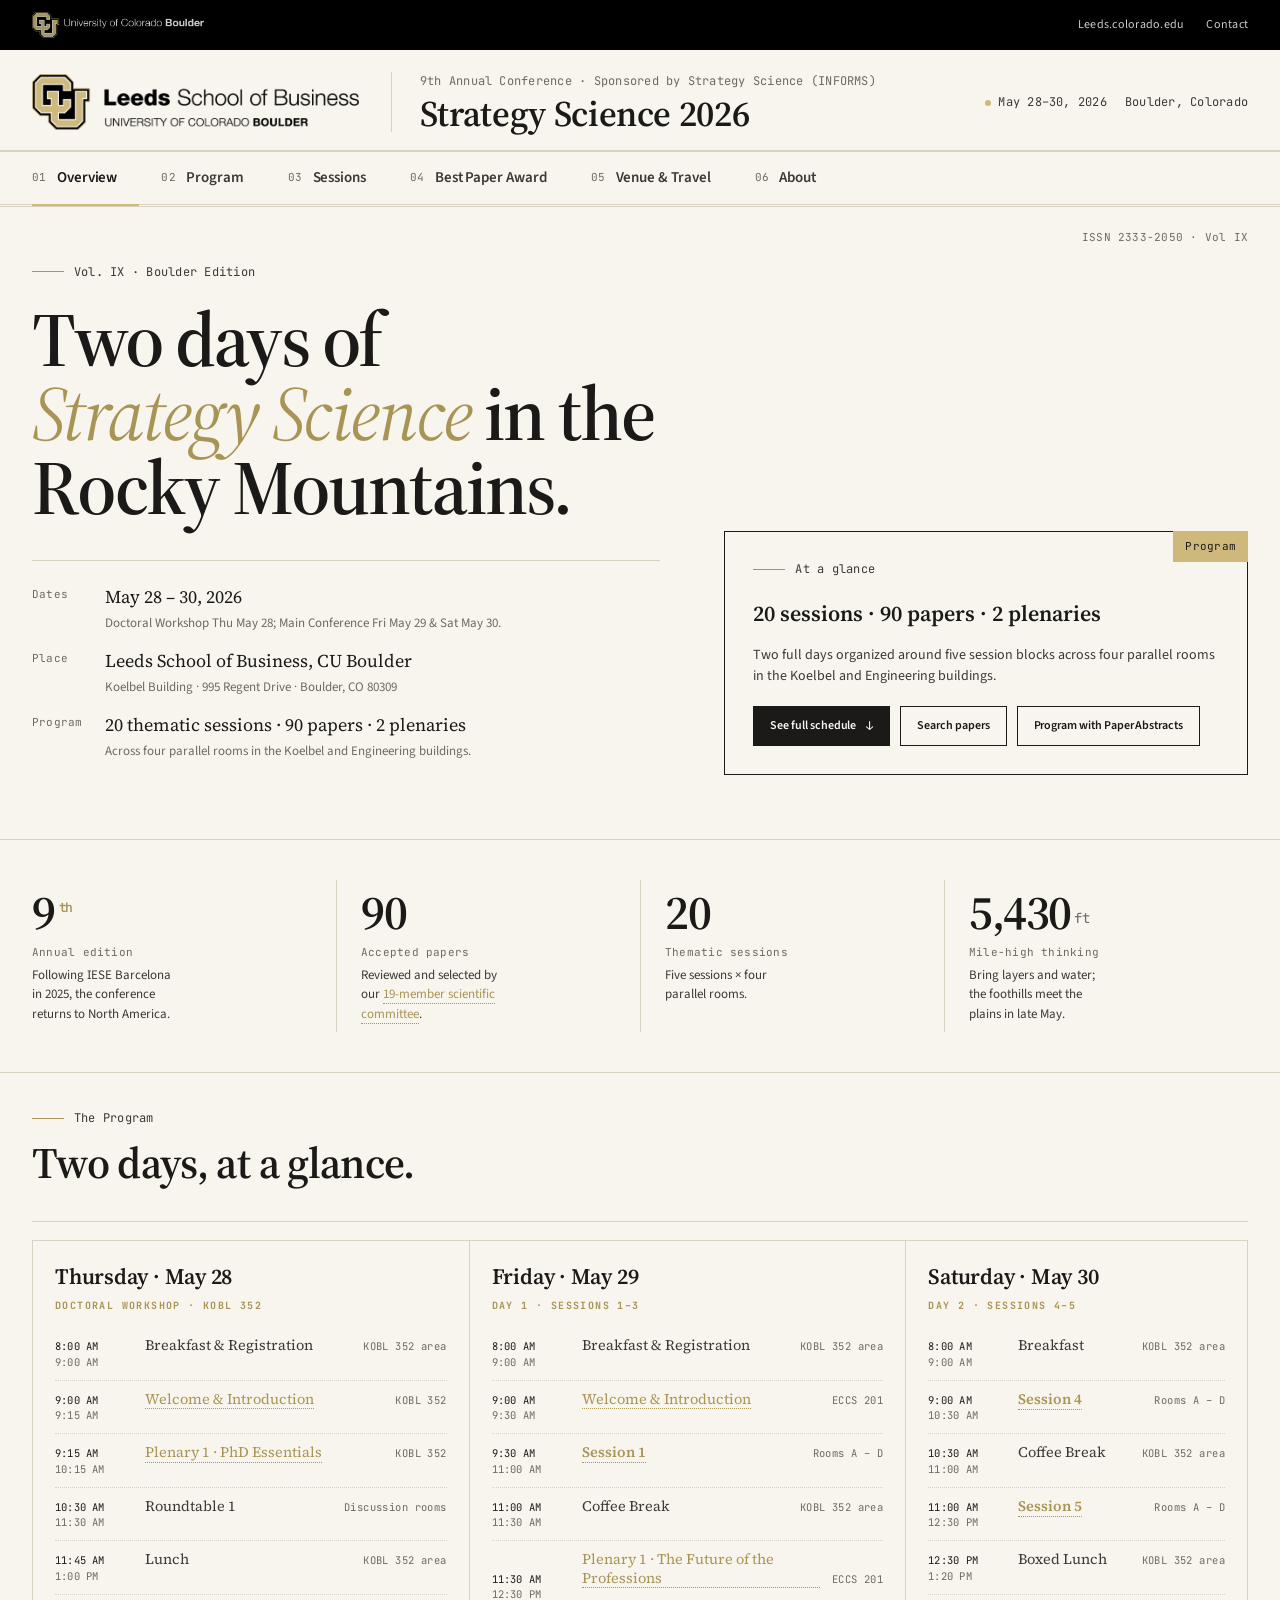
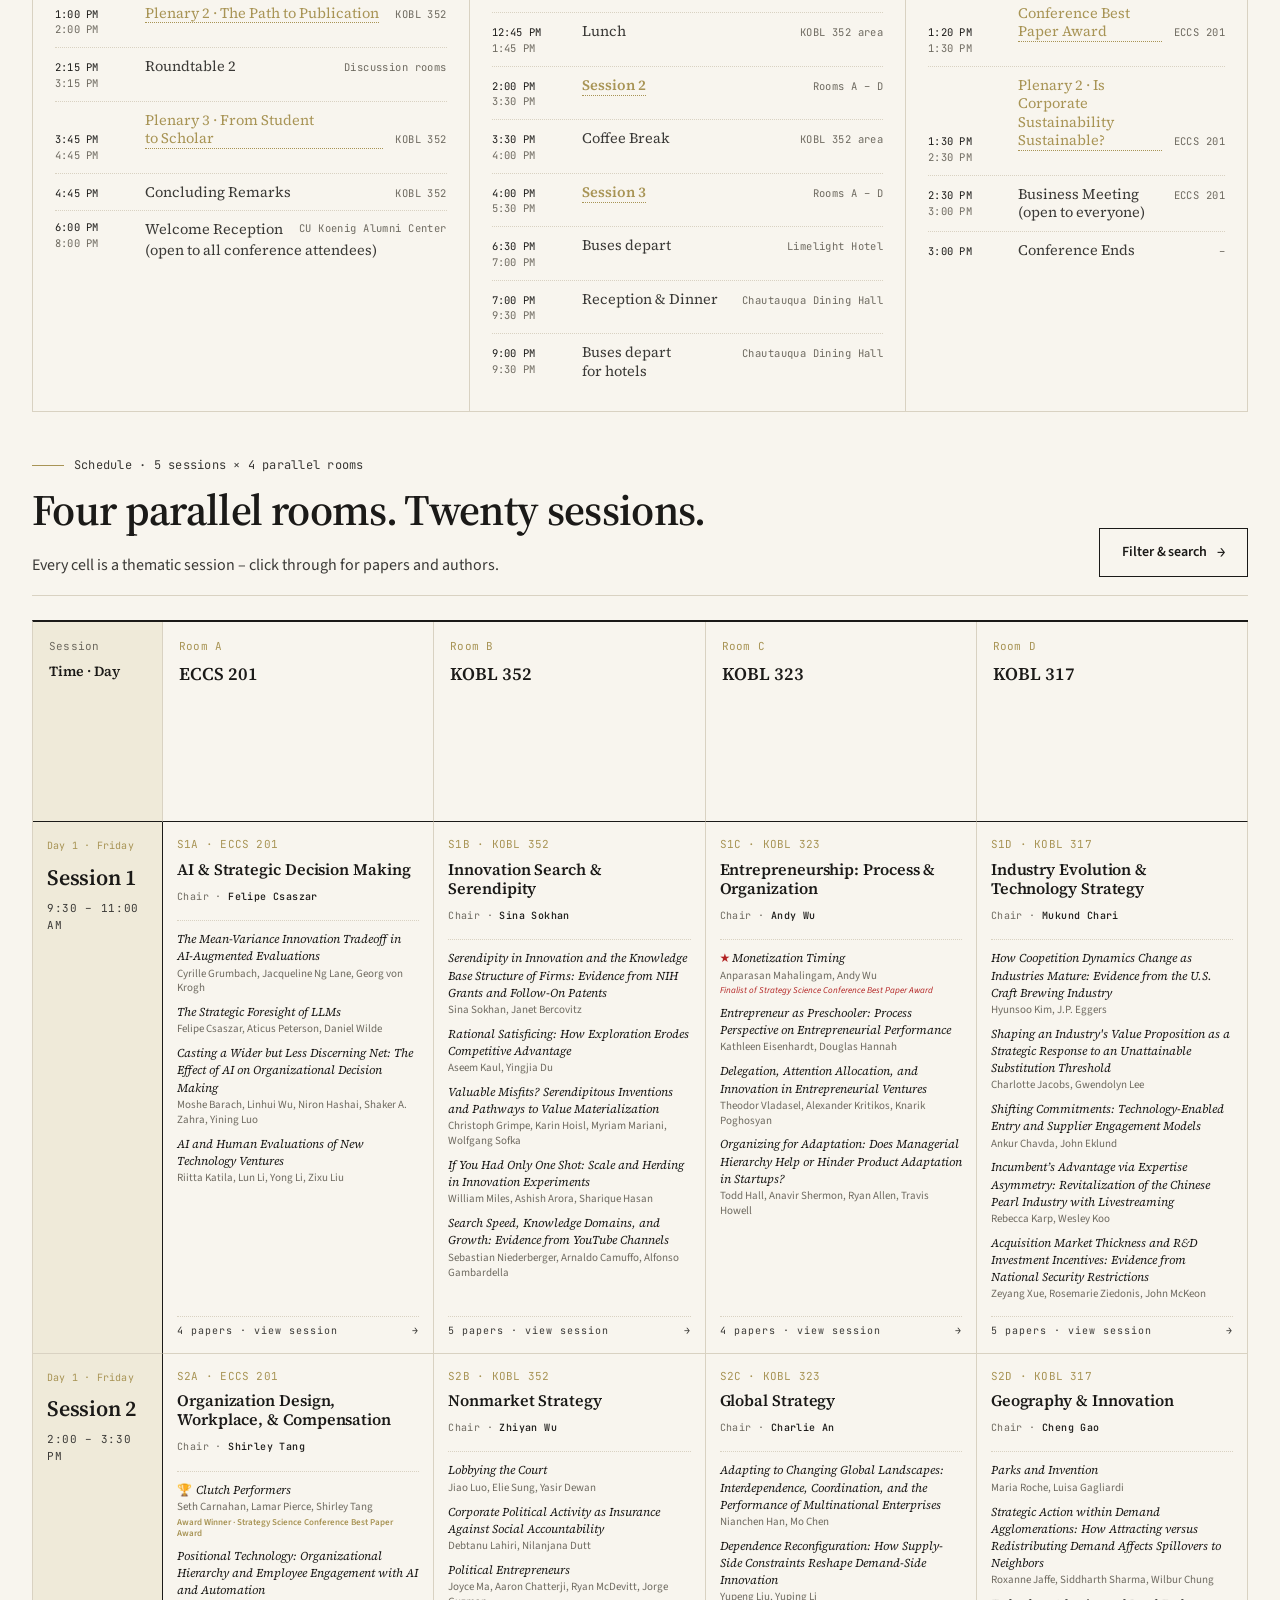
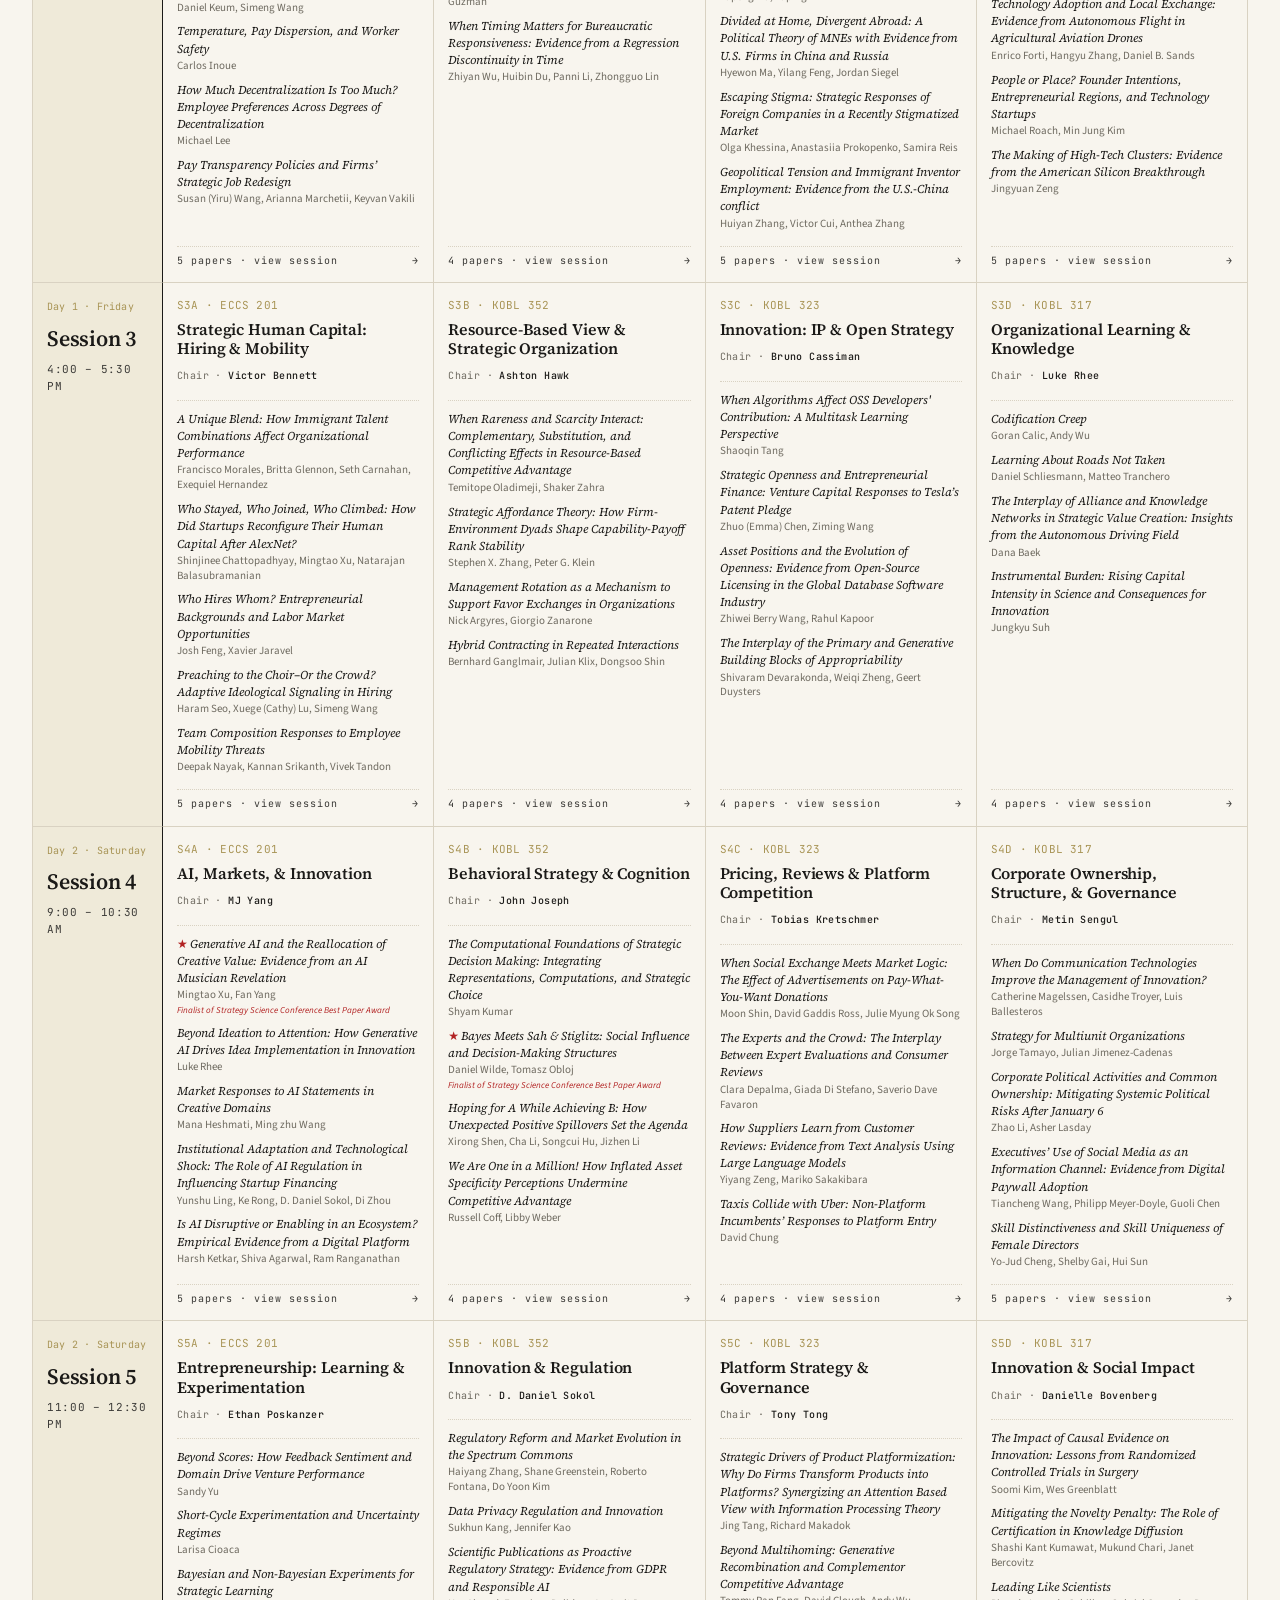
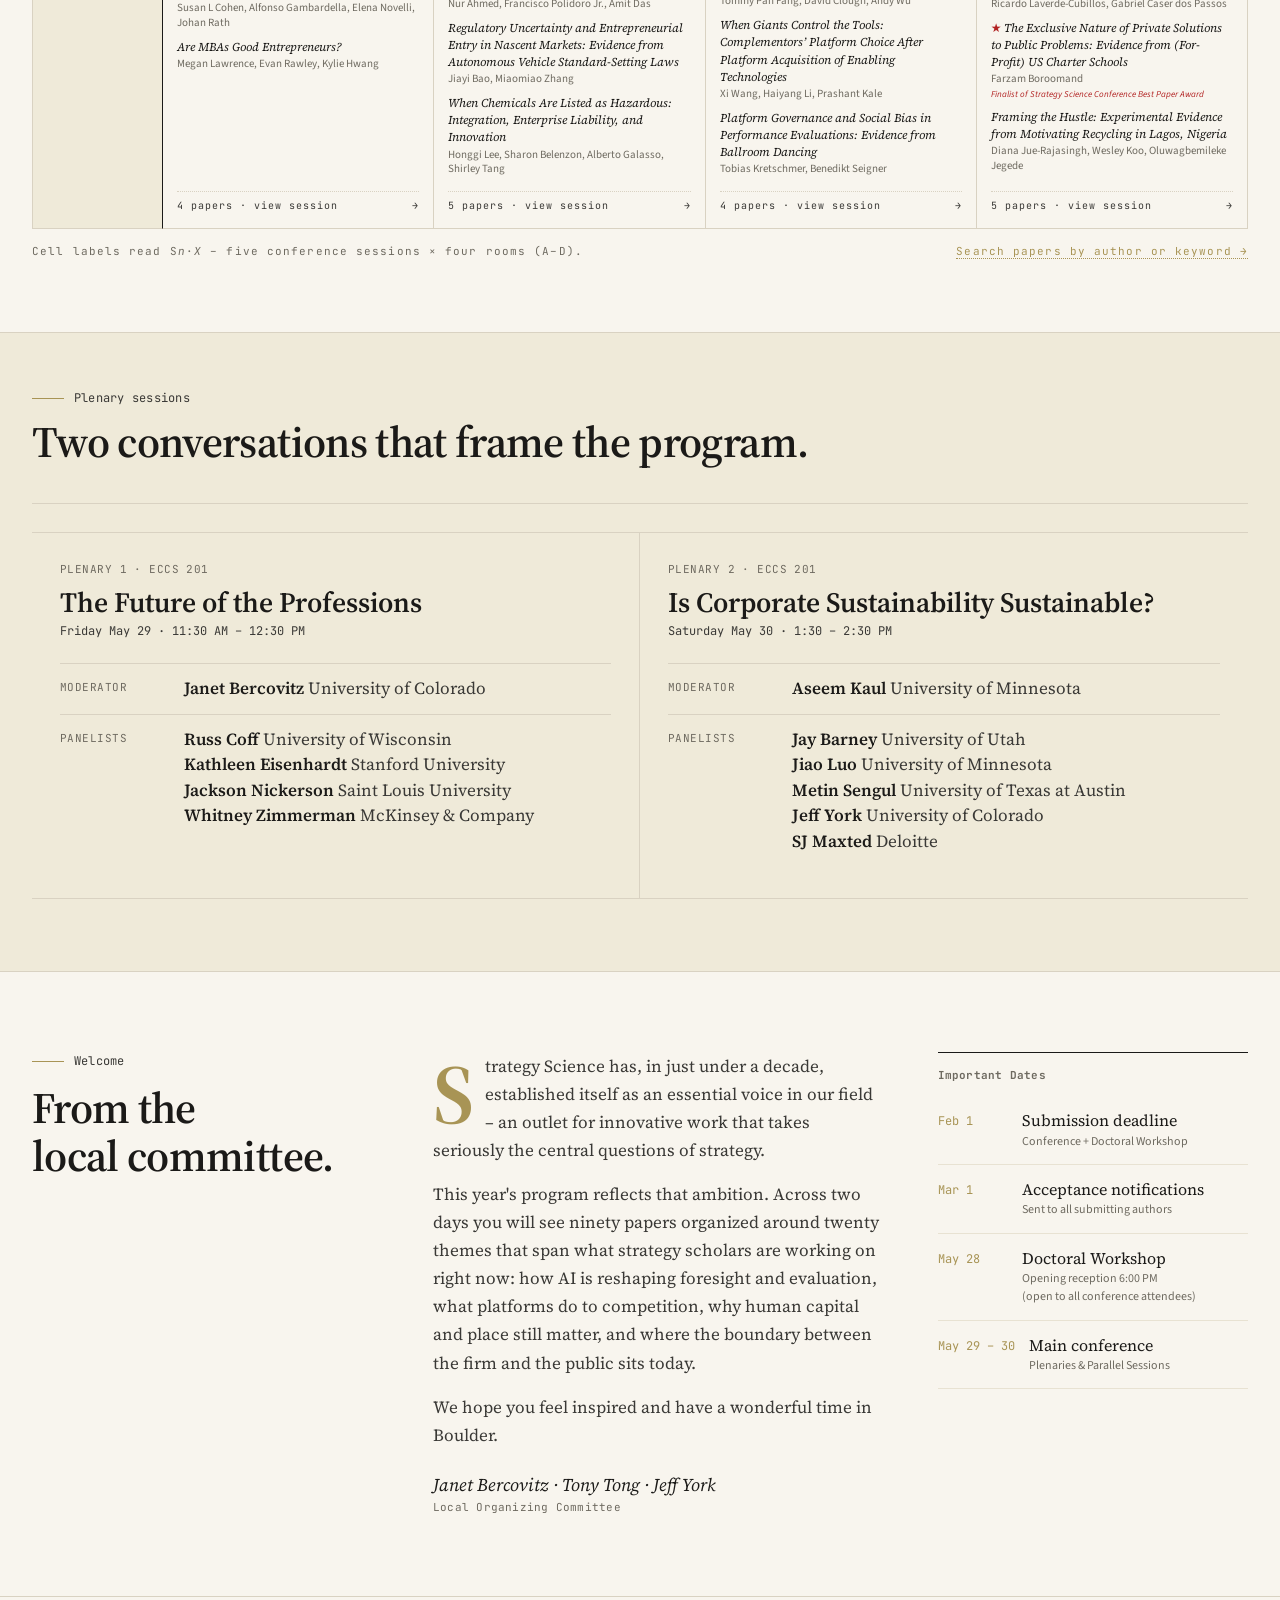
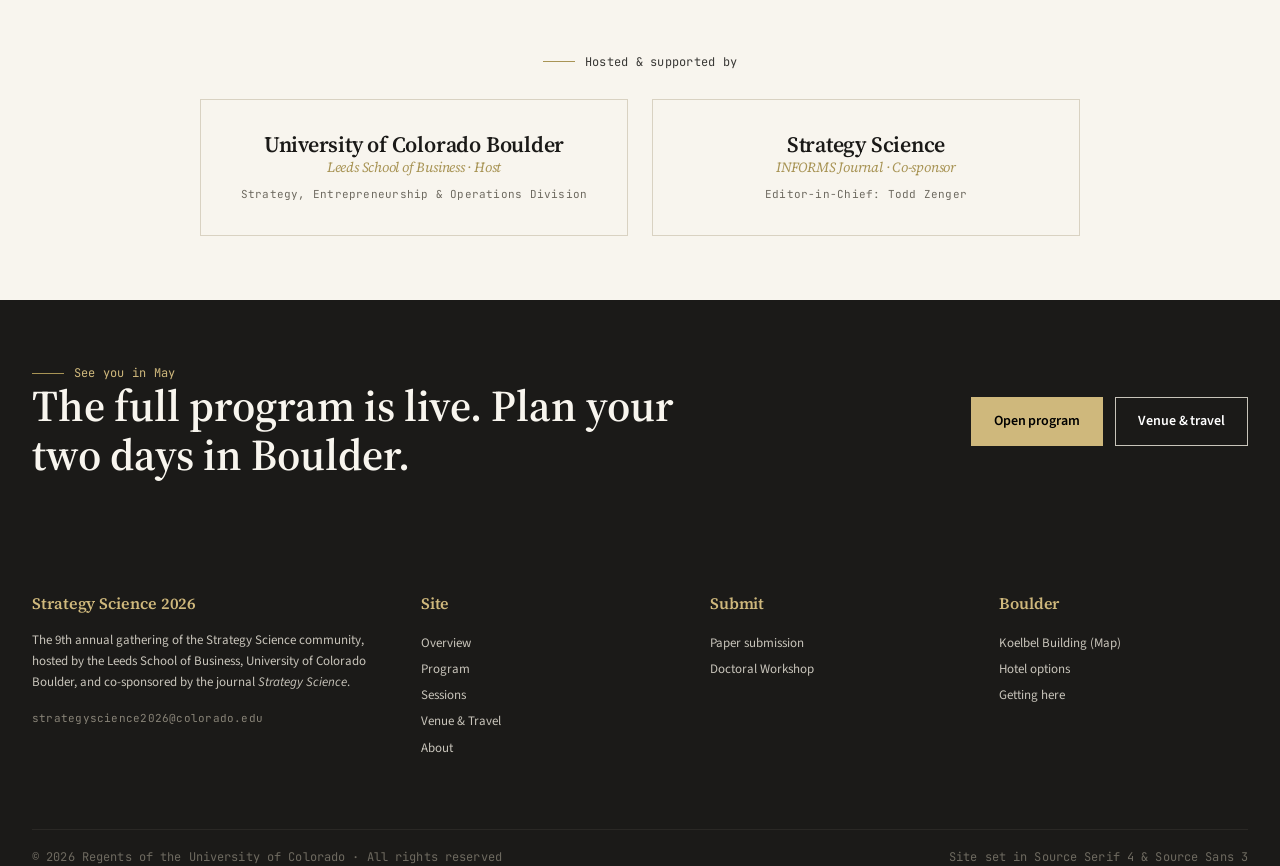
<file: deploy/index.html>
<!DOCTYPE html>
<html lang="en">
<head>
<meta charset="UTF-8" />
<meta name="viewport" content="width=device-width, initial-scale=1.0" />
<title>Strategy Science 2026 – Boulder, Colorado</title>
<meta name="description" content="The 9th Annual Strategy Science Conference, hosted by the Leeds School of Business at the University of Colorado Boulder. May 28–30, 2026." />
<link rel="preconnect" href="https://fonts.googleapis.com" />
<link rel="preconnect" href="https://fonts.gstatic.com" crossorigin />
<link href="https://fonts.googleapis.com/css2?family=Source+Serif+4:opsz,wght@8..60,400;8..60,500;8..60,600;8..60,700&family=Source+Sans+3:wght@400;500;600;700&family=JetBrains+Mono:wght@400;500&display=swap" rel="stylesheet" />
<link rel="stylesheet" href="assets/site.css" />
<style data-page="home">
  /* –– Hero –– */
  .hero {
    border-bottom: 1px solid var(--rule);
    padding: 56px 0 64px;
    position: relative;
    overflow: hidden;
  }
  .hero .grid {
    display: grid;
    grid-template-columns: 1.2fr 1fr;
    gap: 64px;
    align-items: end;
  }
  @media (max-width: 920px) { .hero .grid { grid-template-columns: 1fr; gap: 36px; } }
  .hero h2 {
    font-family: var(--serif);
    font-weight: 600;
    font-size: clamp(40px, 6vw, 88px);
    line-height: 0.96;
    letter-spacing: -0.025em;
    margin: 22px 0 0;
  }
  .hero h2 em {
    font-style: italic;
    font-weight: 400;
    color: var(--gold-deep);
  }
  .hero .runner {
    display: grid;
    grid-template-columns: max-content 1fr;
    column-gap: 22px;
    row-gap: 14px;
    border-top: 1px solid var(--rule);
    padding-top: 22px;
    margin-top: 36px;
    font-size: 14px;
  }
  .hero .runner dt {
    font-family: var(--mono); font-size: 11px; letter-spacing: 0.02em; color: var(--ink-3);
    padding-top: 3px;
  }
  .hero .runner dd { margin: 0; font-family: var(--serif); font-size: 18px; }
  .hero .runner dd small { display:block; font-family: var(--sans); font-size: 13px; color: var(--ink-3); margin-top: 2px; }
  .hero-aside {
    border: 1px solid var(--ink);
    padding: 28px;
    background: var(--paper);
    position: relative;
  }
  .hero-aside .stamp {
    position: absolute; top: -1px; right: -1px;
    background: var(--gold); color: var(--ink);
    padding: 7px 12px;
    font-family: var(--mono); font-size: 11px; letter-spacing: 0.02em;
  }
  .hero-aside h3 {
    font-family: var(--serif); font-weight: 600; font-size: 22px; margin: 8px 0 4px;
  }
  .hero-aside p { color: var(--ink-2); font-size: 14px; line-height: 1.55; }
  .hero-aside .actions { display: flex; gap: 10px; margin-top: 18px; flex-wrap: wrap; }
  .hero-aside .actions .btn { padding: 10px 16px; font-size: 12px; }

  /* corner ornament */
  .hero::before {
    content: "ISSN 2333-2050 · Vol IX";
    position: absolute;
    top: 22px; right: 32px;
    font-family: var(--mono); font-size: 11px; letter-spacing: 0.02em;
    color: var(--ink-3);
  }

  /* –– At-a-glance strip –– */
  .glance {
    border-bottom: 1px solid var(--rule);
    padding: 40px 0;
  }
  .glance .row {
    display: grid;
    grid-template-columns: repeat(4, 1fr);
    gap: 0;
  }
  @media (max-width: 1000px) { .glance .row { grid-template-columns: repeat(3, 1fr); } }
  @media (max-width: 800px) { .glance .row { grid-template-columns: repeat(2, 1fr); } }
  .glance .stat {
    padding: 8px 24px 8px 0;
    border-left: 1px solid var(--rule);
    padding-left: 24px;
  }
  .glance .stat:first-child { border-left: none; padding-left: 0; }
  .glance .stat .num {
    font-family: var(--serif);
    font-weight: 600;
    font-size: 48px;
    line-height: 1;
    letter-spacing: -0.03em;
    color: var(--ink);
    white-space: nowrap;
  }
  .glance .stat .num sup {
    font-family: var(--mono);
    font-size: 13px;
    color: var(--gold-deep);
    margin-left: 4px;
    vertical-align: super;
  }
  .glance .stat .num .unit {
    font-family: var(--mono); font-size: 14px; font-weight: 400;
    color: var(--ink-3); letter-spacing: 0.02em; vertical-align: 0.4em;
  }
  .glance .stat .lbl {
    font-family: var(--mono); font-size: 11px; letter-spacing: 0.02em;
    color: var(--ink-3); margin-top: 8px;
  }
  .glance .stat p { font-size: 13px; color: var(--ink-2); line-height: 1.5; margin: 4px 0 0; max-width: 24ch; }

  /* –– Welcome letter + side card –– */
  .letter {
    padding: 80px 0;
    border-bottom: 1px solid var(--rule);
  }
  .letter .grid {
    display: grid;
    grid-template-columns: 1fr 1.3fr 0.9fr;
    gap: 56px;
    align-items: start;
  }
  @media (max-width: 1000px) { .letter .grid { grid-template-columns: 1fr; gap: 28px; } }
  .letter .lede {
    font-family: var(--serif);
    font-size: 22px;
    line-height: 1.35;
    color: var(--ink);
  }
  .letter .lede:first-letter {
    font-family: var(--serif);
    font-weight: 700;
    font-size: 84px;
    line-height: 0.85;
    float: left;
    padding: 6px 10px 0 0;
    color: var(--gold-deep);
  }
  .letter .body p { font-family: var(--serif); font-size: 17px; line-height: 1.65; color: var(--ink-2); margin: 0 0 16px; }
  .letter .signoff { margin-top: 22px; }
  .letter .signoff .nm { font-family: var(--serif); font-style: italic; font-size: 18px; }
  .letter .signoff .role { font-family: var(--mono); font-size: 11px; letter-spacing: 0.02em; color: var(--ink-3); }
  .letter .side {
    border-top: 1px solid var(--ink);
    padding-top: 14px;
  }
  .letter .side h4 {
    font-family: var(--mono); font-size: 11px; letter-spacing: 0.02em; color: var(--ink-3);
    margin: 0 0 12px;
  }
  .letter .side .item {
    border-bottom: 1px solid var(--rule-soft);
    padding: 14px 0;
    display: grid; grid-template-columns: max-content 1fr; gap: 14px;
  }
  .letter .side .item .d {
    font-family: var(--mono); font-size: 12px; color: var(--gold-deep); padding-top: 2px; min-width: 70px;
  }
  .letter .side .item .t { font-family: var(--serif); font-size: 16px; line-height: 1.35; }
  .letter .side .item .t small { display:block; font-family: var(--sans); font-size: 12px; color: var(--ink-3); margin-top: 2px; }

  /* –– Day timeline strip –– */
  .timeline {
    padding: 36px 0 8px;
  }
  .timeline .head {
    display: grid; grid-template-columns: 1fr auto; gap: 24px; align-items: end;
    padding-bottom: 16px; border-bottom: 1px solid var(--rule); margin-bottom: 18px;
  }
  .timeline .head p { color: var(--ink-2); margin: 0; max-width: 56ch; }
  .days {
    display: grid; grid-template-columns: 1.15fr 1.15fr 0.90fr; gap: 0;
    border-left: 1px solid var(--rule);
  }
  @media (max-width: 1000px) { .days { grid-template-columns: 1fr 1fr; } }
  @media (max-width: 800px) { .days { grid-template-columns: 1fr; } }
  .day-col {
    border-right: 1px solid var(--rule);
    border-top: 1px solid var(--rule);
    min-width: 0;
    border-bottom: 1px solid var(--rule);
    padding: 18px 22px 22px;
  }
  .day-col h4 {
    margin: 0 0 14px;
    font-family: var(--mono); font-size: 10px; letter-spacing: 0.12em; color: var(--ink-3); text-transform: uppercase;
    display: flex; flex-direction: column; gap: 4px;
  }
  .day-col h4 .big { font-family: var(--serif); font-size: 22px; font-weight: 600; letter-spacing: -0.01em; color: var(--ink); text-transform: none; }
  .day-col h4 .tag { color: var(--gold-deep); font-size: 10px; letter-spacing: .14em; }
  .day-col .item {
    display: grid; grid-template-columns: 78px minmax(0, 1fr) auto; gap: 12px;
    padding: 9px 0;
    border-top: 1px dotted var(--rule);
    align-items: start;
    align-items: baseline;
  }
  .day-col .item:first-of-type { border-top: 0; }
  .day-col .item .t { font-family: var(--mono); font-size: 10.5px; color: var(--ink); letter-spacing: .02em; line-height: 1.5; white-space: nowrap; }
  .day-col .item .t .to { display: block; color: var(--ink-3); }
  .day-col .item .lbl { font-family: var(--serif); font-size: 14.5px; color: var(--ink-2); line-height: 1.28; text-wrap: pretty; }
  .day-col .item.session .lbl { color: var(--ink); font-weight: 600; }
  .day-col .item.session .lbl a { color: var(--gold-deep); border-bottom: 1px dotted; }
  .day-col .item .rm { font-family: var(--mono); font-size: 10.5px; color: var(--ink-3); letter-spacing: 0.04em; white-space: nowrap; }
  .day-col .lbl details.info { display: inline; }
  .day-col .lbl details.info > summary {
    list-style: none;
    cursor: pointer;
    color: var(--gold-deep);
    border-bottom: 1px dotted var(--gold-deep);
    display: inline;
  }
  .day-col .lbl details.info > summary::-webkit-details-marker { display: none; }
  .day-col .lbl details.info .info-body {
    display: block;
    margin-top: 6px;
    padding: 10px 12px;
    background: var(--paper-2);
    border-left: 2px solid var(--gold);
    font-family: var(--sans);
    font-size: 12px;
    color: var(--ink-2);
    line-height: 1.55;
  }
  .day-col .lbl details.info .info-body b {
    display: inline-block;
    font-family: var(--mono);
    font-size: 10px;
    text-transform: uppercase;
    letter-spacing: 0.08em;
    color: var(--ink);
    margin-right: 8px;
    margin-top: 4px;
    font-weight: 600;
  }
  .day-col .lbl details.info .info-body b:first-child { margin-top: 0; }

  /* –– Schedule matrix on home –– */
  .schedule-home {
    padding: 36px 0 64px;
    border-bottom: 1px solid var(--rule);
  }
  .schedule-home .head {
    display: grid; grid-template-columns: 1fr auto; gap: 24px; align-items: end;
    padding-bottom: 18px; border-bottom: 1px solid var(--rule); margin-bottom: 0;
  }
  .schedule-home .head p { color: var(--ink-2); margin: 0; max-width: 60ch; }
  .matrix-wrap { padding: 24px 0 8px; overflow-x: auto; }
  .matrix {
    display: grid;
    grid-template-columns: 130px repeat(4, minmax(0, 1fr));
    border-top: 2px solid var(--ink);
    border-left: 1px solid var(--rule);
    min-width: 920px;
  }
  .m-cell { overflow-wrap: anywhere; min-width: 0; }
  .session-card .ti, .session-card .desc, .session-card .pp { overflow-wrap: anywhere; }
  .m-cell {
    border-right: 1px solid var(--rule);
    border-bottom: 1px solid var(--rule);
    padding: 14px;
    display: flex; flex-direction: column; gap: 6px;
    min-height: 200px;
    position: relative;
  }
  .m-head { background: var(--paper); border-bottom: 1px solid var(--ink); padding: 16px; }
  .m-head .room { font-family: var(--mono); font-size: 11px; letter-spacing: 0.02em; color: var(--gold-deep); }
  .m-head .building { font-family: var(--serif); font-weight: 600; font-size: 18px; line-height: 1.1; margin-top: 2px; }
  .m-head .cap { font-family: var(--mono); font-size: 11px; color: var(--ink-3); margin-top: 4px; letter-spacing: 0.06em; }
  .m-rowhead {
    background: var(--paper-2);
    border-right: 1px solid var(--ink);
    padding: 16px 14px;
    display: flex; flex-direction: column; gap: 6px;
  }
  .m-rowhead .sn { font-family: var(--serif); font-weight: 600; font-size: 22px; letter-spacing: -0.01em; }
  .m-rowhead .ti { font-family: var(--mono); font-size: 11px; color: var(--ink-2); letter-spacing: .06em; }
  .m-rowhead .day { font-family: var(--mono); font-size: 10px; color: var(--gold-deep); letter-spacing: 0.02em; }
  .session-card {
    cursor: pointer;
    transition: background .12s ease;
    text-decoration: none; color: inherit;
  }
  .session-card:hover { background: #F1ECDD; }
  .session-card .id {
    font-family: var(--mono); font-size: 11px; letter-spacing: 0.02em; color: var(--gold-deep);
  }
  .session-card .ti {
    font-family: var(--serif); font-weight: 600; font-size: 16px; line-height: 1.2; letter-spacing: -0.005em; color: var(--ink);
  }
  .session-card .chair {
    font-family: var(--mono); font-size: 10px; letter-spacing: 0.04em; color: var(--ink-3);
    margin-top: 4px;
  }
  .session-card .chair b { color: var(--ink); font-weight: 500; }
  .session-card .papers-list {
    margin-top: 10px;
    padding-top: 10px;
    border-top: 1px dotted var(--rule);
    display: flex; flex-direction: column; gap: 8px;
    flex: 1;
  }
  .session-card .papers-list .pp {
    font-size: 12px; line-height: 1.35;
  }
  .session-card .papers-list .pp .pti {
    font-family: var(--serif); color: var(--ink); font-style: italic;
  }
  .session-card .papers-list .pp .pau {
    color: var(--ink-3); display: block; font-size: 11px; margin-top: 1px;
  }
  .session-card .ct {
    font-family: var(--mono); font-size: 10px; color: var(--ink-2); letter-spacing: .1em;
    border-top: 1px dotted var(--rule); padding-top: 6px; margin-top: 8px;
    display: flex; justify-content: space-between; align-items: center;
  }
  .matrix-foot {
    margin: 14px 0 0; font-family: var(--mono); font-size: 11px; letter-spacing: .1em; color: var(--ink-3);
    display: flex; justify-content: space-between; flex-wrap: wrap; gap: 12px;
  }
  .matrix-foot a { color: var(--gold-deep); border-bottom: 1px dotted; }

  /* –– Logos / sponsors –– */
  .sponsors {
    padding: 56px 0 64px;
  }
  .sponsors .head { text-align: center; margin-bottom: 28px; }
  .sponsors .row {
    display: grid;
    grid-template-columns: repeat(2, 1fr);
    gap: 24px;
    align-items: stretch;
    max-width: 880px;
    margin: 0 auto;
  }
  @media (max-width: 700px) { .sponsors .row { grid-template-columns: 1fr; } }
  .sponsor {
    display: block;
    border: 1px solid var(--rule);
    padding: 32px 24px;
    text-align: center;
    background: var(--paper);
    color: inherit;
    text-decoration: none;
    transition: border-color .15s ease, transform .15s ease, background .15s ease;
  }
  .sponsor:hover {
    border-color: var(--gold-deep);
    background: #FBF7EE;
  }
  .sponsor .lockup {
    font-family: var(--serif);
    font-weight: 600;
    font-size: 22px;
    letter-spacing: -0.01em;
    line-height: 1.1;
  }
  .sponsor .lockup span { color: var(--gold-deep); display: block; font-style: italic; font-weight: 400; font-size: 14px; margin-top: 4px; }
  .sponsor .sub {
    font-family: var(--mono); font-size: 11px; letter-spacing: 0.02em; color: var(--ink-3);
    margin-top: 10px;
  }

  /* –– Closing CTA –– */
  .cta {
    background: var(--ink);
    color: var(--paper);
    padding: 64px 0 64px;
    margin-bottom: 0;
  }
  .cta .grid {
    display: grid; grid-template-columns: 1.4fr 1fr; gap: 40px; align-items: center;
  }
  @media (max-width: 800px) { .cta .grid { grid-template-columns: 1fr; } }
  .cta h2 {
    font-family: var(--serif); font-weight: 600; font-size: clamp(28px, 4vw, 44px); margin: 0; line-height: 1.1;
  }
  .cta p { color: #C8C4BA; max-width: 56ch; }
  .cta .btn { background: var(--gold); border-color: var(--gold); color: #000; }
  .cta .btn:hover { background: #fff; border-color: #fff; color: #000; }
  .cta .btn.ghost { background: transparent; border-color: #C8C4BA; color: #fff; }
  .cta .btn.ghost:hover { background: #fff; color: #000; border-color: #fff; }

</style>
</head>
<body>

<!-- CU-style top bar -->
<div class="cu-bar">
  <div class="row">
    <div class="brand"><a href="https://www.colorado.edu/" target="_blank" rel="noopener" class="cu-logo"><img src="assets/cu-boulder-lockup-rev.png" alt="University of Colorado Boulder" /></a></div>
    <nav>
      <a href="https://www.colorado.edu/business/" target="_blank" rel="noopener">Leeds.colorado.edu</a>
      <a href="mailto:strategyscience2026@colorado.edu">Contact</a>
    </nav>
  </div>
</div>

<!-- Site header -->
<header class="site-header">
  <div class="row">
    <a href="https://www.colorado.edu/business/" target="_blank" rel="noopener" class="leeds-mark"><img src="assets/leeds-lockup.png" alt="Leeds School of Business – University of Colorado Boulder" /></a>
    <div class="lockup">
      <div class="eyebrow">9th Annual Conference · Sponsored by Strategy Science (INFORMS)</div>
      <h1><a href="index.html">Strategy Science 2026</a></h1>
    </div>
    <div class="meta">
      <span><span class="dot"></span> May 28–30, 2026</span>
      <span>Boulder, Colorado</span>
    </div>
  </div>
</header>

<nav class="primary-nav">
  <div class="row">
    <a href="index.html" aria-current="page"><span class="num">01</span> Overview</a>
    <a href="program.html"><span class="num">02</span> Program</a>
    <a href="sessions.html"><span class="num">03</span> Sessions</a>
    <a href="best-paper.html"><span class="num">04</span> Best Paper Award</a>
    <a href="venue.html"><span class="num">05</span> Venue &amp; Travel</a>
    <a href="about.html"><span class="num">06</span> About</a>
  </div>
</nav>

<!-- Hero -->
<section class="hero">
  <div class="container">
    <div class="grid">
      <div>
        <div class="kicker">Vol. IX · Boulder Edition</div>
        <h2>Two days of <em style="white-space:nowrap;">Strategy Science</em> in the Rocky Mountains.</h2>
        <dl class="runner">
          <dt>Dates</dt>
          <dd>May 28 – 30, 2026<small>Doctoral Workshop Thu May 28; Main Conference Fri May 29 &amp; Sat May 30.</small></dd>
          <dt>Place</dt>
          <dd>Leeds School of Business, CU Boulder<small>Koelbel Building · 995 Regent Drive · Boulder, CO 80309</small></dd>
          <dt>Program</dt>
          <dd>20 thematic sessions · 90 papers · 2 plenaries<small>Across four parallel rooms in the Koelbel and Engineering buildings.</small></dd>
        </dl>
      </div>
      <aside class="hero-aside">
        <div class="stamp">Program</div>
        <div class="kicker" style="margin-bottom: 18px;">At a glance</div>
        <h3>20 sessions · 90 papers · 2 plenaries</h3>
        <p>Two full days organized around five session blocks across four parallel rooms in the Koelbel and Engineering buildings.</p>
        <div class="actions">
          <a class="btn" href="#sched">See full schedule <span class="arr">↓</span></a>
          <a class="btn ghost" href="program.html">Search papers</a>
          <a class="btn ghost" href="assets/Strategy_Science_2026_Session_Program.pdf" target="_blank" rel="noopener" download>Program with Paper Abstracts</a>
        </div>
      </aside>
    </div>
  </div>
</section>

<!-- Glance -->
<section class="glance">
  <div class="container">
    <div class="row">
      <div class="stat">
        <div class="num">9<sup>th</sup></div>
        <div class="lbl">Annual edition</div>
        <p>Following IESE Barcelona in 2025, the conference returns to North America.</p>
      </div>
      <div class="stat">
        <div class="num">90</div>
        <div class="lbl">Accepted papers</div>
        <p>Reviewed and selected by our <a href="about.html#scientific-committee" style="border-bottom:1px dotted;color:var(--gold-deep);">19-member scientific committee</a>.</p>
      </div>
      <div class="stat">
        <div class="num">20</div>
        <div class="lbl">Thematic sessions</div>
        <p>Five sessions × four parallel rooms.</p>
      </div>
      <div class="stat">
        <div class="num">5,430<span class="unit">&thinsp;ft</span></div>
        <div class="lbl">Mile-high thinking</div>
        <p>Bring layers and water; the foothills meet the plains in late May.</p>
      </div>
    </div>
  </div>
</section>


<!-- Day timeline -->
<section class="timeline">
  <div class="container">
    <div class="head">
      <div>
        <div class="kicker">The Program</div>
        <h2 class="section-title">Two days, at a glance.</h2>
      </div>
    </div>
    <div class="days">
      <div class="day-col">
        <h4><span class="big">Thursday · May 28</span><span class="tag">Doctoral Workshop · KOBL 352</span></h4>
        <div class="item"><span class="t">8:00 AM<span class="to">9:00 AM</span></span><span class="lbl">Breakfast &amp; Registration</span><span class="rm">KOBL 352 area</span></div>
        <div class="item"><span class="t">9:00 AM<span class="to">9:15 AM</span></span><span class="lbl"><details class="info"><summary>Welcome &amp; Introduction</summary><div class="info-body"><b>Hosts</b> Tony Tong (CU Boulder) · Todd Zenger (Utah) · Aseem Kaul (Minnesota) · Mahka Moeen (Wisconsin)</div></details></span><span class="rm">KOBL 352</span></div>
        <div class="item"><span class="t">9:15 AM<span class="to">10:15 AM</span></span><span class="lbl"><details class="info"><summary>Plenary 1 · PhD Essentials</summary><div class="info-body"><b>Theme</b>Succeeding in Your Doctoral Journey<br><b>Moderator</b>Mahka Moeen (Wisconsin)<br><b>Panelists</b>Felipe Csaszar (Michigan) · Martin Ganco (Wisconsin) · Jiao Luo (Minnesota)</div></details></span><span class="rm">KOBL 352</span></div>
        <div class="item"><span class="t">10:30 AM<span class="to">11:30 AM</span></span><span class="lbl">Roundtable 1</span><span class="rm">Discussion rooms</span></div>
        <div class="item"><span class="t">11:45 AM<span class="to">1:00 PM</span></span><span class="lbl">Lunch</span><span class="rm">KOBL 352 area</span></div>
        <div class="item"><span class="t">1:00 PM<span class="to">2:00 PM</span></span><span class="lbl"><details class="info"><summary>Plenary 2 · The Path to Publication</summary><div class="info-body"><b>Theme</b>Managing Submissions, Revisions, and Rejections<br><b>Moderator</b>Aseem Kaul (Minnesota)<br><b>Panelists</b>Elena Novelli (City St George's) · Mike Roach (Illinois) · Todd Zenger (Utah)</div></details></span><span class="rm">KOBL 352</span></div>
        <div class="item"><span class="t">2:15 PM<span class="to">3:15 PM</span></span><span class="lbl">Roundtable 2</span><span class="rm">Discussion rooms</span></div>
        <div class="item"><span class="t">3:45 PM<span class="to">4:45 PM</span></span><span class="lbl"><details class="info"><summary>Plenary 3 · From Student to Scholar</summary><div class="info-body"><b>Theme</b>Preparing for a Successful Academic Career<br><b>Moderator</b>Charlotte Jacobs (LSU)<br><b>Panelists</b>Janet Bercovitz (CU Boulder) · Tobias Kretschmer (Imperial College) · Catherine Magelssen (South Carolina)</div></details></span><span class="rm">KOBL 352</span></div>
        <div class="item"><span class="t">4:45 PM</span><span class="lbl">Concluding Remarks</span><span class="rm">KOBL 352</span></div>
        <div class="item" style="row-gap: 2px; align-items: start;"><span class="t" style="grid-row: span 2;">6:00 PM<span class="to">8:00 PM</span></span><span class="lbl">Welcome Reception</span><span class="rm">CU Koenig Alumni Center</span><span class="lbl" style="grid-column: 2 / -1;">(open to all conference attendees)</span></div>
      </div>
      <div class="day-col">
        <h4><span class="big">Friday · May 29</span><span class="tag">Day 1 · Sessions 1–3</span></h4>
        <div class="item"><span class="t">8:00 AM<span class="to">9:00 AM</span></span><span class="lbl">Breakfast &amp; Registration</span><span class="rm">KOBL 352 area</span></div>
        <div class="item"><span class="t">9:00 AM<span class="to">9:30 AM</span></span><span class="lbl"><details class="info"><summary>Welcome &amp; Introduction</summary><div class="info-body"><b>Hosts</b> Vijay Khatri (Dean, Leeds School of Business) · Tony Tong (CU Boulder) · Todd Zenger (Utah)</div></details></span><span class="rm">ECCS 201</span></div>
        <div class="item session"><span class="t">9:30 AM<span class="to">11:00 AM</span></span><span class="lbl"><a href="#sched">Session 1</a></span><span class="rm">Rooms A – D</span></div>
        <div class="item"><span class="t">11:00 AM<span class="to">11:30 AM</span></span><span class="lbl">Coffee Break</span><span class="rm">KOBL 352 area</span></div>
        <div class="item"><span class="t">11:30 AM<span class="to">12:30 PM</span></span><span class="lbl"><details class="info"><summary>Plenary 1 · The Future of the Professions</summary><div class="info-body"><b>Moderator</b>Janet Bercovitz (CU Boulder)<br><b>Panelists</b>Russ Coff (Wisconsin) · Kathleen Eisenhardt (Stanford) · Jackson Nickerson (Saint Louis University) · Whitney Zimmerman (McKinsey &amp; Company)</div></details></span><span class="rm">ECCS 201</span></div>
        <div class="item"><span class="t">12:45 PM<span class="to">1:45 PM</span></span><span class="lbl">Lunch</span><span class="rm">KOBL 352 area</span></div>
        <div class="item session"><span class="t">2:00 PM<span class="to">3:30 PM</span></span><span class="lbl"><a href="#sched">Session 2</a></span><span class="rm">Rooms A – D</span></div>
        <div class="item"><span class="t">3:30 PM<span class="to">4:00 PM</span></span><span class="lbl">Coffee Break</span><span class="rm">KOBL 352 area</span></div>
        <div class="item session"><span class="t">4:00 PM<span class="to">5:30 PM</span></span><span class="lbl"><a href="#sched">Session 3</a></span><span class="rm">Rooms A – D</span></div>
        <div class="item"><span class="t">6:30 PM<span class="to">7:00 PM</span></span><span class="lbl">Buses depart</span><span class="rm">Limelight Hotel</span></div>
        <div class="item"><span class="t">7:00 PM<span class="to">9:30 PM</span></span><span class="lbl">Reception &amp; Dinner</span><span class="rm">Chautauqua Dining Hall</span></div>
        <div class="item"><span class="t">9:00 PM<span class="to">9:30 PM</span></span><span class="lbl">Buses depart for hotels</span><span class="rm">Chautauqua Dining Hall</span></div>
      </div>
      <div class="day-col">
        <h4><span class="big">Saturday · May 30</span><span class="tag">Day 2 · Sessions 4–5</span></h4>
        <div class="item"><span class="t">8:00 AM<span class="to">9:00 AM</span></span><span class="lbl">Breakfast</span><span class="rm">KOBL 352 area</span></div>
        <div class="item session"><span class="t">9:00 AM<span class="to">10:30 AM</span></span><span class="lbl"><a href="#sched">Session 4</a></span><span class="rm">Rooms A – D</span></div>
        <div class="item"><span class="t">10:30 AM<span class="to">11:00 AM</span></span><span class="lbl">Coffee Break</span><span class="rm">KOBL 352 area</span></div>
        <div class="item session"><span class="t">11:00 AM<span class="to">12:30 PM</span></span><span class="lbl"><a href="#sched">Session 5</a></span><span class="rm">Rooms A – D</span></div>
        <div class="item"><span class="t">12:30 PM<span class="to">1:20 PM</span></span><span class="lbl">Boxed Lunch</span><span class="rm">KOBL 352 area</span></div>
        <div class="item"><span class="t">1:20 PM<span class="to">1:30 PM</span></span><span class="lbl"><details class="info"><summary>Conference Best Paper Award</summary><div class="info-body">Five finalist papers; winner was announced at the session.<br><b>S1C</b>Monetization Timing — Anparasan Mahalingam, Andy Wu<br><b>S2A</b>Clutch Performers — Seth Carnahan, Lamar Pierce, Shirley Tang<br><b>S4A</b>Generative AI and the Reallocation of Creative Value — Mingtao Xu, Fan Yang<br><b>S4B</b>Bayes Meets Sah &amp; Stiglitz — Daniel Wilde, Tomasz Obloj<br><b>S5D</b>The Exclusive Nature of Private Solutions to Public Problems — Farzam Boroomand</div></details></span><span class="rm">ECCS 201</span></div>
        <div class="item"><span class="t">1:30 PM<span class="to">2:30 PM</span></span><span class="lbl"><details class="info"><summary>Plenary 2 · Is Corporate Sustainability Sustainable?</summary><div class="info-body"><b>Moderator</b>Aseem Kaul (Minnesota)<br><b>Panelists</b>Jay Barney (Utah) · Jiao Luo (Minnesota) · Metin Sengul (UT Austin) · Jeff York (CU Boulder) · SJ Maxted (Deloitte)</div></details></span><span class="rm">ECCS 201</span></div>
        <div class="item"><span class="t">2:30 PM<span class="to">3:00 PM</span></span><span class="lbl">Business Meeting (open to everyone)</span><span class="rm">ECCS 201</span></div>
        <div class="item"><span class="t">3:00 PM</span><span class="lbl">Conference Ends</span><span class="rm">–</span></div>
      </div>
    </div>
  </div>
</section>

<!-- Schedule matrix -->
<section class="schedule-home" id="sched">
  <div class="container">
    <div class="head">
      <div>
        <div class="kicker">Schedule · 5 sessions × 4 parallel rooms</div>
        <h2 class="section-title">Four parallel rooms. Twenty sessions.</h2>
        <p>Every cell is a thematic session – click through for papers and authors.</p>
      </div>
      <a class="btn ghost" href="program.html">Filter &amp; search <span class="arr">→</span></a>
    </div>
    <div class="matrix-wrap">
      <div class="matrix" id="matrix"></div>
      <div class="matrix-foot">
        <span>Cell labels read S<i>n</i>·<i>X</i> – five conference sessions × four rooms (A–D).</span>
        <span><a href="program.html">Search papers by author or keyword →</a></span>
      </div>
    </div>
  </div>
</section>


<!-- Plenaries -->
<section class="plenaries" id="plenaries">
  <style>
    .plenaries { padding: 56px 0 72px; border-bottom: 1px solid var(--rule); background: var(--paper-2); }
    .plenaries .head { padding-bottom: 18px; border-bottom: 1px solid var(--rule); margin-bottom: 28px; }
    .pl-grid { display: grid; grid-template-columns: 1fr 1fr; gap: 0; border-top: 1px solid var(--rule); border-bottom: 1px solid var(--rule); }
    .pl-card { padding: 28px 28px 32px; border-right: 1px solid var(--rule); }
    .pl-card:last-child { border-right: 0; }
    .pl-meta { font-family: var(--mono); font-size: 11px; letter-spacing: 0.04em; color: var(--ink-3); text-transform: uppercase; }
    .pl-card h3 { font-family: var(--serif); font-weight: 600; margin: 8px 0 4px; font-size: 28px; line-height: 1.15; }
    .pl-card .when { font-family: var(--mono); font-size: 12px; color: var(--ink-2); margin-bottom: 22px; }
    .pl-row { display: grid; grid-template-columns: 110px 1fr; gap: 14px; padding: 12px 0; border-top: 1px solid var(--rule); }
    .pl-row:first-of-type { border-top: 1px solid var(--ink); }
    .pl-row .lab { font-family: var(--mono); font-size: 11px; letter-spacing: 0.04em; color: var(--ink-3); text-transform: uppercase; padding-top: 3px; }
    .pl-row .who { font-family: var(--serif); font-size: 17px; line-height: 1.5; }
    .pl-row .who .name { font-weight: 600; }
    .pl-row .who .aff { color: var(--ink-2); }
    @media (max-width: 800px) {
      .pl-grid { grid-template-columns: 1fr; }
      .pl-card { border-right: 0; border-bottom: 1px solid var(--rule); }
      .pl-card:last-child { border-bottom: 0; }
    }
  </style>
  <div class="container">
    <div class="head">
      <div class="kicker">Plenary sessions</div>
      <h2 class="section-title">Two conversations that frame the program.</h2>
    </div>
    <div class="pl-grid">
      <div class="pl-card">
        <div class="pl-meta">Plenary 1 · ECCS 201</div>
        <h3>The Future of the Professions</h3>
        <div class="when">Friday May 29 · 11:30 AM – 12:30 PM</div>
        <div class="pl-row"><div class="lab">Moderator</div><div class="who"><span class="name">Janet Bercovitz</span> <span class="aff">University of Colorado</span></div></div>
        <div class="pl-row"><div class="lab">Panelists</div><div class="who">
          <div><span class="name">Russ Coff</span> <span class="aff">University of Wisconsin</span></div>
          <div><span class="name">Kathleen Eisenhardt</span> <span class="aff">Stanford University</span></div>
          <div><span class="name">Jackson Nickerson</span> <span class="aff">Saint Louis University</span></div>
          <div><span class="name">Whitney Zimmerman</span> <span class="aff">McKinsey &amp; Company</span></div>
        </div></div>
      </div>
      <div class="pl-card">
        <div class="pl-meta">Plenary 2 · ECCS 201</div>
        <h3>Is Corporate Sustainability Sustainable?</h3>
        <div class="when">Saturday May 30 · 1:30 – 2:30 PM</div>
        <div class="pl-row"><div class="lab">Moderator</div><div class="who"><span class="name">Aseem Kaul</span> <span class="aff">University of Minnesota</span></div></div>
        <div class="pl-row"><div class="lab">Panelists</div><div class="who">
          <div><span class="name">Jay Barney</span> <span class="aff">University of Utah</span></div>
          <div><span class="name">Jiao Luo</span> <span class="aff">University of Minnesota</span></div>
          <div><span class="name">Metin Sengul</span> <span class="aff">University of Texas at Austin</span></div>
          <div><span class="name">Jeff York</span> <span class="aff">University of Colorado</span></div>
          <div><span class="name">SJ Maxted</span> <span class="aff">Deloitte</span></div>
        </div></div>
      </div>
    </div>
  </div>
</section>


<!-- Welcome letter -->
<section class="letter">
  <div class="container">
    <div class="grid">
      <div>
        <div class="kicker">Welcome</div>
        <h2 class="section-title" style="margin-top:14px;">From the<br/>local committee.</h2>
      </div>
      <div class="body">
        <p class="lede">Strategy Science has, in just under a decade, established itself as an essential voice in our field – an outlet for innovative work that takes seriously the central questions of strategy.</p>
        <p>This year's program reflects that ambition. Across two days you will see ninety papers organized around twenty themes that span what strategy scholars are working on right now: how AI is reshaping foresight and evaluation, what platforms do to competition, why human capital and place still matter, and where the boundary between the firm and the public sits today.</p>
        <p>We hope you feel inspired and have a wonderful time in Boulder.</p>
        <div class="signoff">
          <div class="nm">Janet Bercovitz · Tony Tong · Jeff York</div>
          <div class="role">Local Organizing Committee</div>
        </div>
      </div>
      <aside class="side">
        <h4>Important Dates</h4>
        <div class="item">
          <div class="d">Feb 1</div>
          <div class="t">Submission deadline<small>Conference + Doctoral Workshop</small></div>
        </div>
        <div class="item">
          <div class="d">Mar 1</div>
          <div class="t">Acceptance notifications<small>Sent to all submitting authors</small></div>
        </div>
        <div class="item">
          <div class="d">May 28</div>
          <div class="t">Doctoral Workshop<small>Opening reception 6:00 PM</small><small>(open to all conference attendees)</small></div>
        </div>
        <div class="item">
          <div class="d">May 29 – 30</div>
          <div class="t">Main conference<small>Plenaries &amp; Parallel Sessions</small></div>
        </div>
      </aside>
    </div>
  </div>
</section>

<!-- Sponsors -->
<section class="sponsors">
  <div class="container">
    <div class="head"><div class="kicker" style="justify-content:center;">Hosted &amp; supported by</div></div>
    <div class="row">
      <a class="sponsor" href="https://www.colorado.edu/business/" target="_blank" rel="noopener">
        <div class="lockup">University of Colorado Boulder<span>Leeds School of Business · Host</span></div>
        <div class="sub">Strategy, Entrepreneurship &amp; Operations Division</div>
      </a>
      <a class="sponsor" href="https://pubsonline.informs.org/journal/stsc" target="_blank" rel="noopener">
        <div class="lockup">Strategy Science<span>INFORMS Journal · Co-sponsor</span></div>
        <div class="sub">Editor-in-Chief: Todd Zenger</div>
      </a>
    </div>
  </div>
</section>

<!-- Closing CTA -->
<section class="cta">
  <div class="container">
    <div class="grid">
      <div>
        <div class="kicker" style="color:var(--gold);">See you in May</div>
        <h2>The full program is live. Plan your two days in Boulder.</h2>
      </div>
      <div style="display:flex; gap:12px; flex-wrap:wrap; justify-content:flex-end;">
        <a class="btn" href="program.html">Open program</a>
        <a class="btn ghost" href="venue.html">Venue &amp; travel</a>
      </div>
    </div>
  </div>
</section>

<!-- Footer -->
<footer class="site-footer">
  <div class="row">
    <div>
      <h4>Strategy Science 2026</h4>
      <p style="margin:0; line-height:1.6; color:#C8C4BA; font-size:13px;">The 9th annual gathering of the Strategy Science community, hosted by the Leeds School of Business, University of Colorado Boulder, and co-sponsored by the journal <em>Strategy Science</em>.</p>
      <p style="margin:18px 0 0; font-family: var(--mono); font-size: 11px; letter-spacing: 0.02em; color:#888377;">strategyscience2026@colorado.edu</p>
    </div>
    <div>
      <h4>Site</h4>
      <a href="index.html">Overview</a>
      <a href="program.html">Program</a>
      <a href="sessions.html">Sessions</a>
      <a href="venue.html">Venue &amp; Travel</a>
      <a href="about.html">About</a>
    </div>
    <div>
      <h4>Submit</h4>
      <a href="https://leeds.qualtrics.com/jfe/form/SV_2to934N37sCU7pc" target="_blank" rel="noopener">Paper submission</a>
      <a href="https://leeds.qualtrics.com/jfe/form/SV_8ui891OL9bMyaFM" target="_blank" rel="noopener">Doctoral Workshop</a>
    </div>
    <div>
      <h4>Boulder</h4>
      <a href="https://maps.app.goo.gl/HCq3mvZSEbhsxrTs7" target="_blank" rel="noopener">Koelbel Building (Map)</a>
      <a href="venue.html#hotels">Hotel options</a>
      <a href="venue.html#travel">Getting here</a>
    </div>
  </div>
  <div class="container">
    <div class="credit">
      <span>© 2026 Regents of the University of Colorado · All rights reserved</span>
      <span>Site set in Source Serif 4 &amp; Source Sans 3</span>
    </div>
  </div>
</footer>

<script>
  // Render the schedule matrix from data/program.json
  const ROOMS = [
    { code: 'A', label: 'ECCS 201', cap: '', note: 'Engineering Center · main hall' },
    { code: 'B', label: 'KOBL 352', cap: '',  note: 'Koelbel Building' },
    { code: 'C', label: 'KOBL 323', cap: '',  note: 'Koelbel Building' },
    { code: 'D', label: 'KOBL 317', cap: '',  note: 'Koelbel Building' },
  ];
  const SMETA = [
    { day: 'Friday',   time: '9:30 – 11:00 AM' },
    { day: 'Friday',   time: '2:00 – 3:30 PM' },
    { day: 'Friday',   time: '4:00 – 5:30 PM' },
    { day: 'Saturday', time: '9:00 – 10:30 AM' },
    { day: 'Saturday', time: '11:00 – 12:30 PM' },
  ];
  const CHAIRS = {
    'S01': 'Felipe Csaszar', 'S05': 'Sina Sokhan', 'S08': 'Andy Wu', 'S16': 'Mukund Chari',
    'S04': 'Shirley Tang', 'S11': 'Zhiyan Wu', 'S12': 'Charlie An', 'S17': 'Cheng Gao',
    'S03': 'Victor Bennett', 'S07': 'Ashton Hawk', 'S15': 'Bruno Cassiman', 'S18': 'Luke Rhee',
    'S02': 'MJ Yang', 'S06': 'John Joseph', 'S14': 'Tobias Kretschmer', 'S19': 'Metin Sengul',
    'S09': 'Ethan Poskanzer', 'S10': 'D. Daniel Sokol', 'S13': 'Tony Tong', 'S20': 'Danielle Bovenberg',
  };
  // Finalists for the Conference Best Paper Award (winner announced Sat 1:20 PM).
  // Remove or empty this array after the ceremony to clear the markers.
  const FINALISTS = ['P012', 'P022', 'P069', 'P090', 'P153'];
  // Winners take priority over finalists in the visual treatment (🏆 instead of ★).
  const WINNERS = ['P022'];
  function escHTML(s){return String(s||'').replace(/[&<>"]/g,c=>({'&':'&amp;','<':'&lt;','>':'&gt;','"':'&quot;'}[c]));}
  fetch('data/program.json').then(r=>r.json()).then(data=>{
    const m = document.getElementById('matrix');
    if (!m) return;
    let html = '';
    html += `<div class="m-cell m-head" style="background: var(--paper-2);">
      <div class="room" style="color: var(--ink-3);">Session</div>
      <div class="building" style="font-size:14px;">Time · Day</div>
    </div>`;
    ROOMS.forEach(r => {
      html += `<div class="m-cell m-head">
        <div class="room">Room ${r.code}</div>
        <div class="building">${r.label}</div>
      </div>`;
    });
    for (let p = 1; p <= 5; p++) {
      const meta = SMETA[p-1];
      html += `<div class="m-cell m-rowhead">
        <div class="day">Day ${meta.day === 'Saturday' ? '2' : '1'} · ${meta.day}</div>
        <div class="sn">Session ${p}</div>
        <div class="ti">${meta.time}</div>
      </div>`;
      for (let t = 1; t <= 4; t++) {
        const sess = data.sessions.find(s => s.period === p && s.track === t);
        if (sess) {
          const ps = (data.papers && data.papers[sess.id]) || [];
          const paperHTML = ps.map(pp => {
            const isWinner = WINNERS.includes(pp.id);
            const isFinalist = FINALISTS.includes(pp.id);
            let marker = '';
            let note = '';
            if (isWinner) {
              marker = '<span style="margin-right:2px;">🏆</span> ';
              note = '<div style="font-size:9px;color:var(--gold-deep);font-weight:600;line-height:1.3;margin-top:2px;letter-spacing:0;">Award Winner · Strategy Science Conference Best Paper Award</div>';
            } else if (isFinalist) {
              marker = '<span style="color:#B22222;font-weight:600;">★</span> ';
              note = '<div style="font-size:9px;color:#B22222;font-style:italic;line-height:1.3;margin-top:2px;letter-spacing:0;">Finalist of Strategy Science Conference Best Paper Award</div>';
            }
            return `<div class="pp">${marker}<span class="pti">${escHTML(pp.title)}</span><span class="pau">${escHTML(pp.authors)}</span>${note}</div>`;
          }).join('');
          const chair = CHAIRS[sess.id] || '';
          const chairHTML = chair ? `<div class="chair">Chair · <b>${escHTML(chair)}</b></div>` : '';
          html += `<a class="m-cell session-card" href="session.html?id=${sess.id}">
            <div class="id">S${p}${'ABCD'[t-1]} · ${ROOMS[t-1].label}</div>
            <div class="ti">${escHTML(sess.theme)}</div>
            ${chairHTML}
            <div class="papers-list">${paperHTML}</div>
            <div class="ct"><span>${ps.length} papers · view session</span><span>→</span></div>
          </a>`;
        } else {
          html += `<div class="m-cell" style="opacity:.4;"></div>`;
        }
      }
    }
    m.innerHTML = html;
  }).catch(e => {
    document.getElementById('matrix').innerHTML = '<div style="padding:24px;color:var(--ink-3);">Program data unavailable.</div>';
  });
</script>

</body>
</html>
</file>
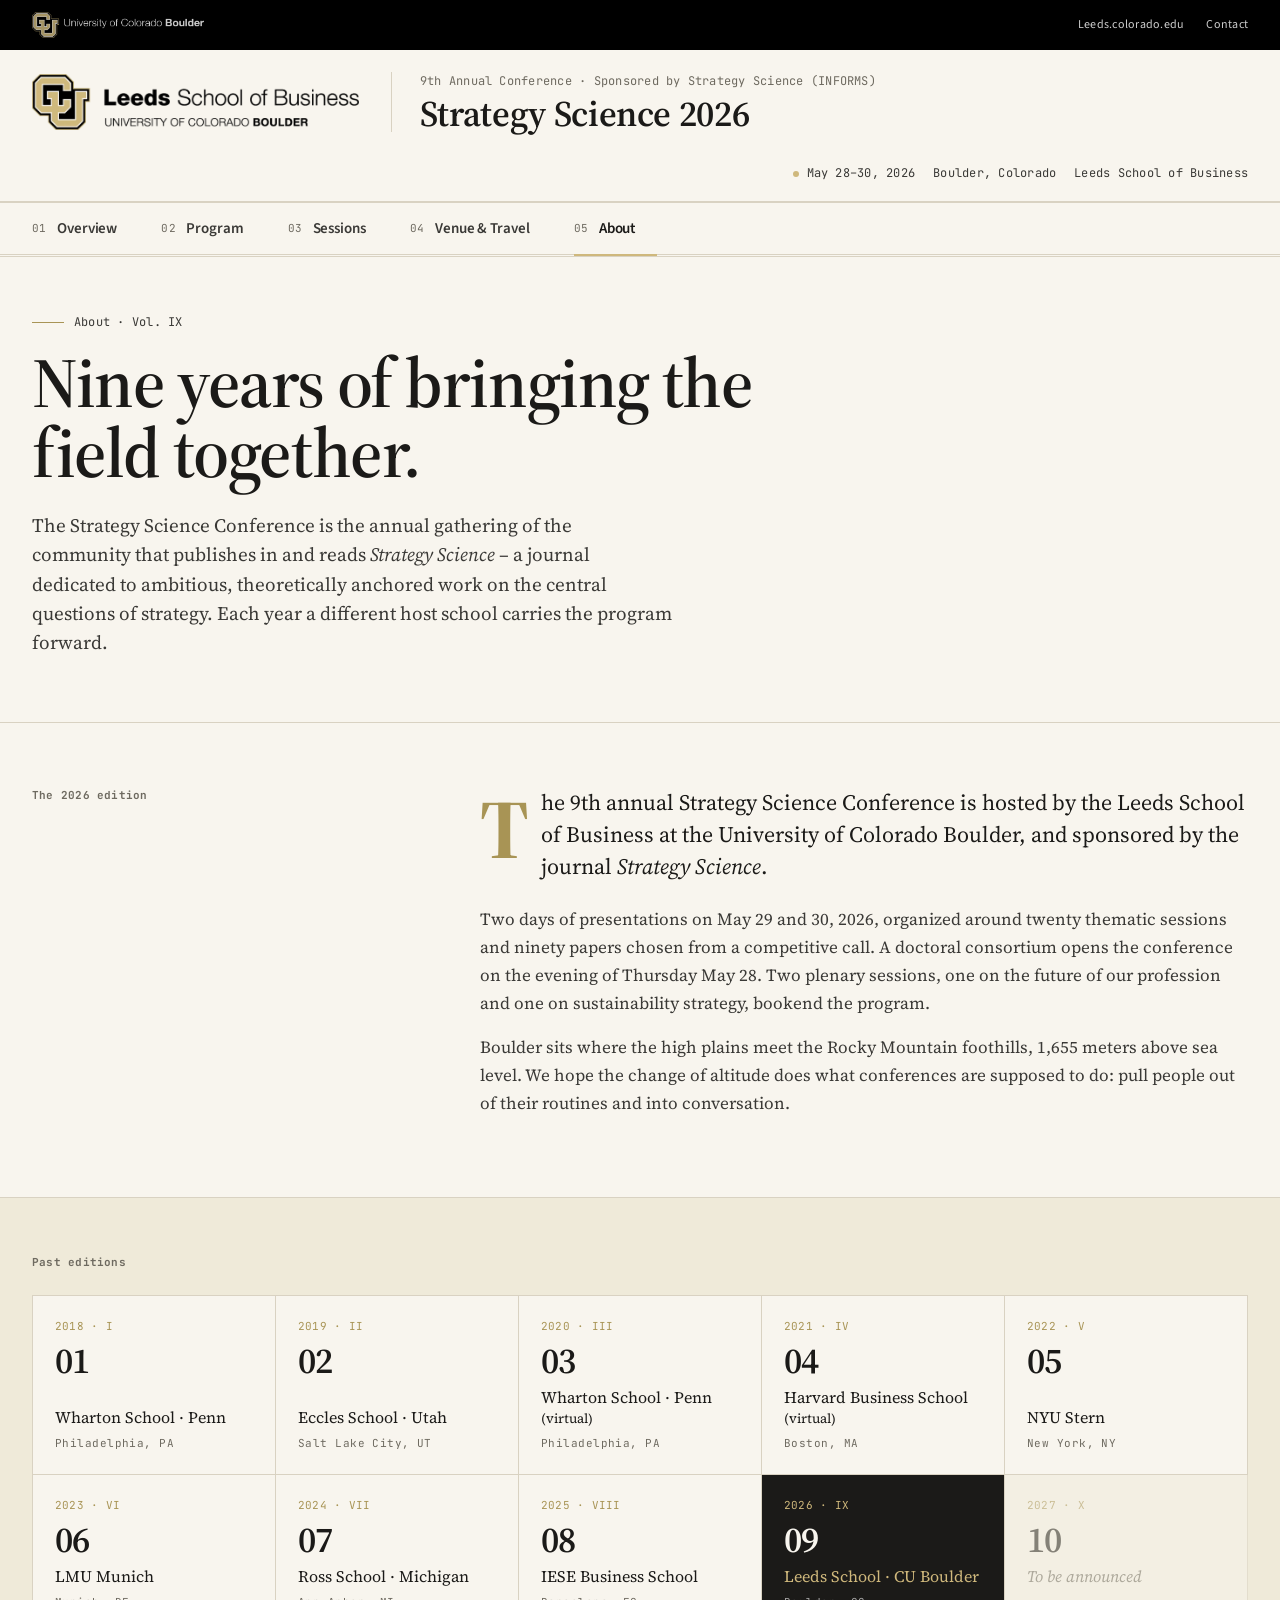
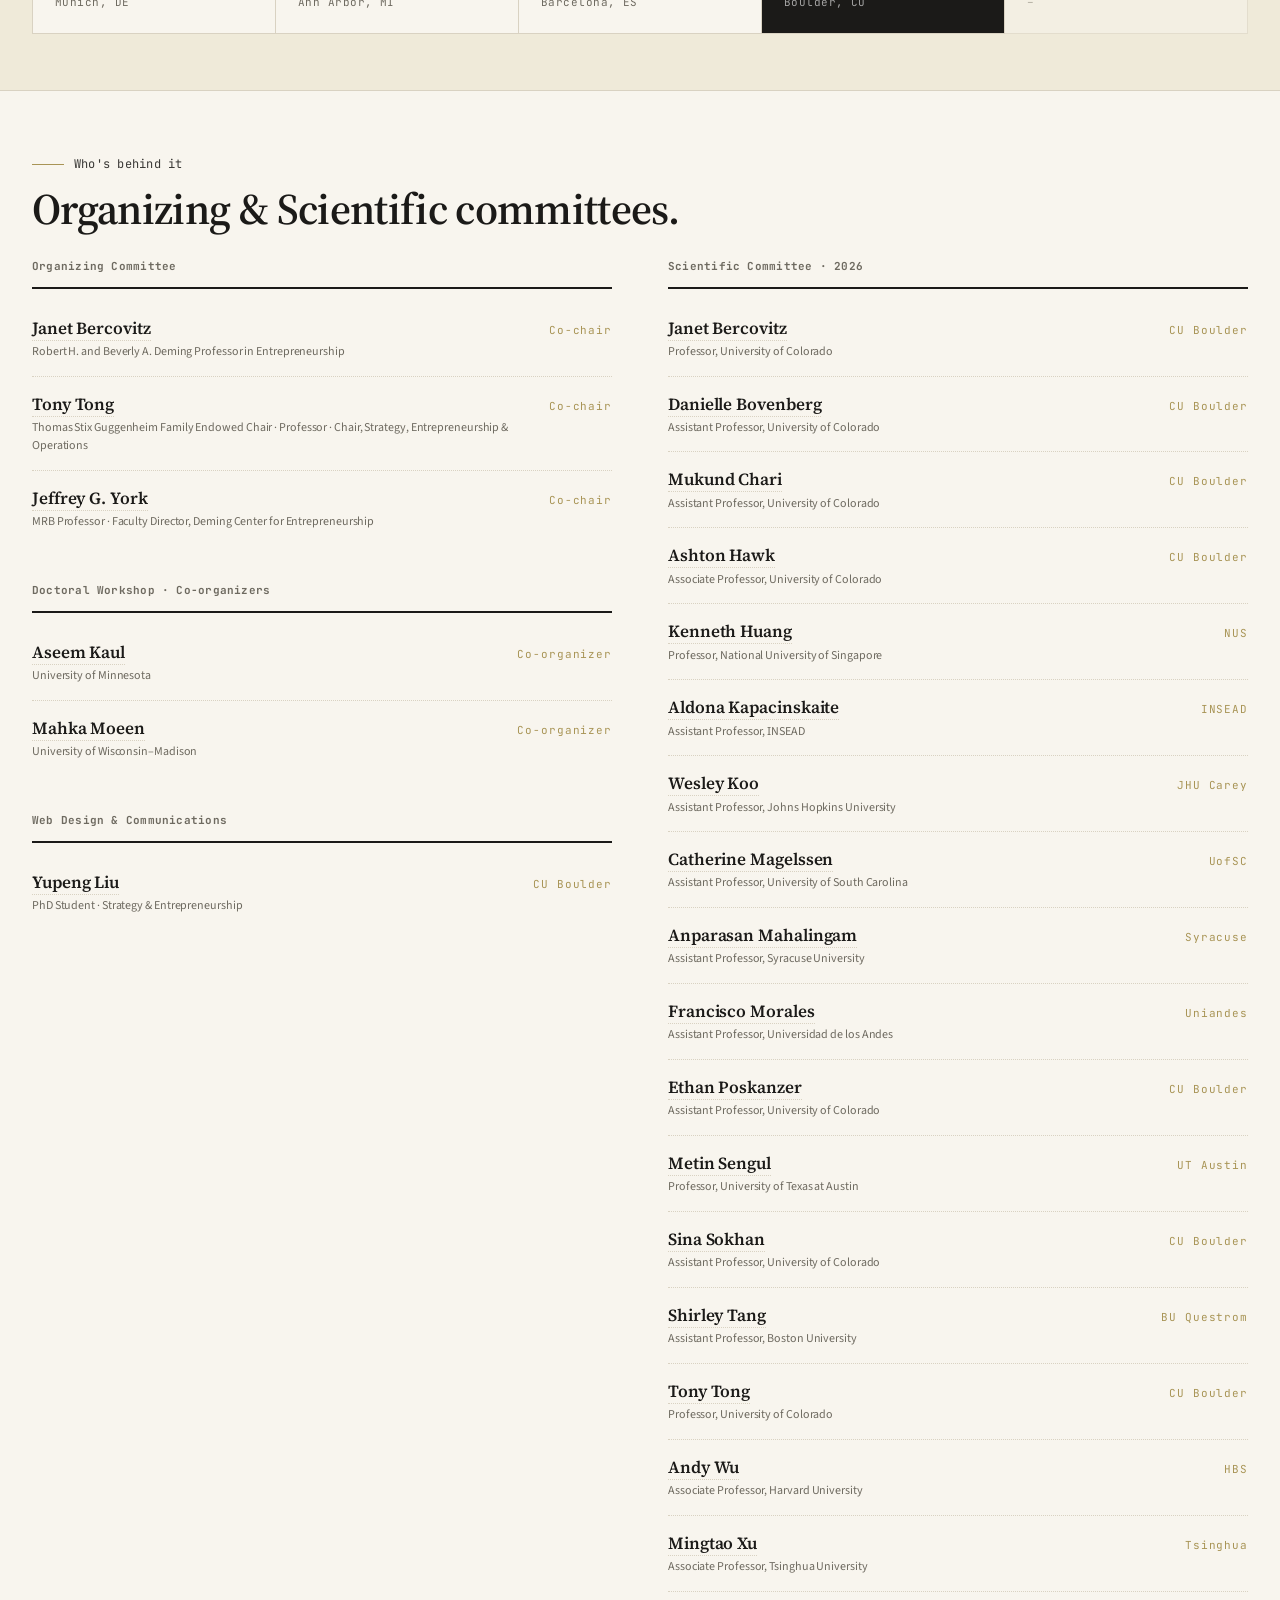
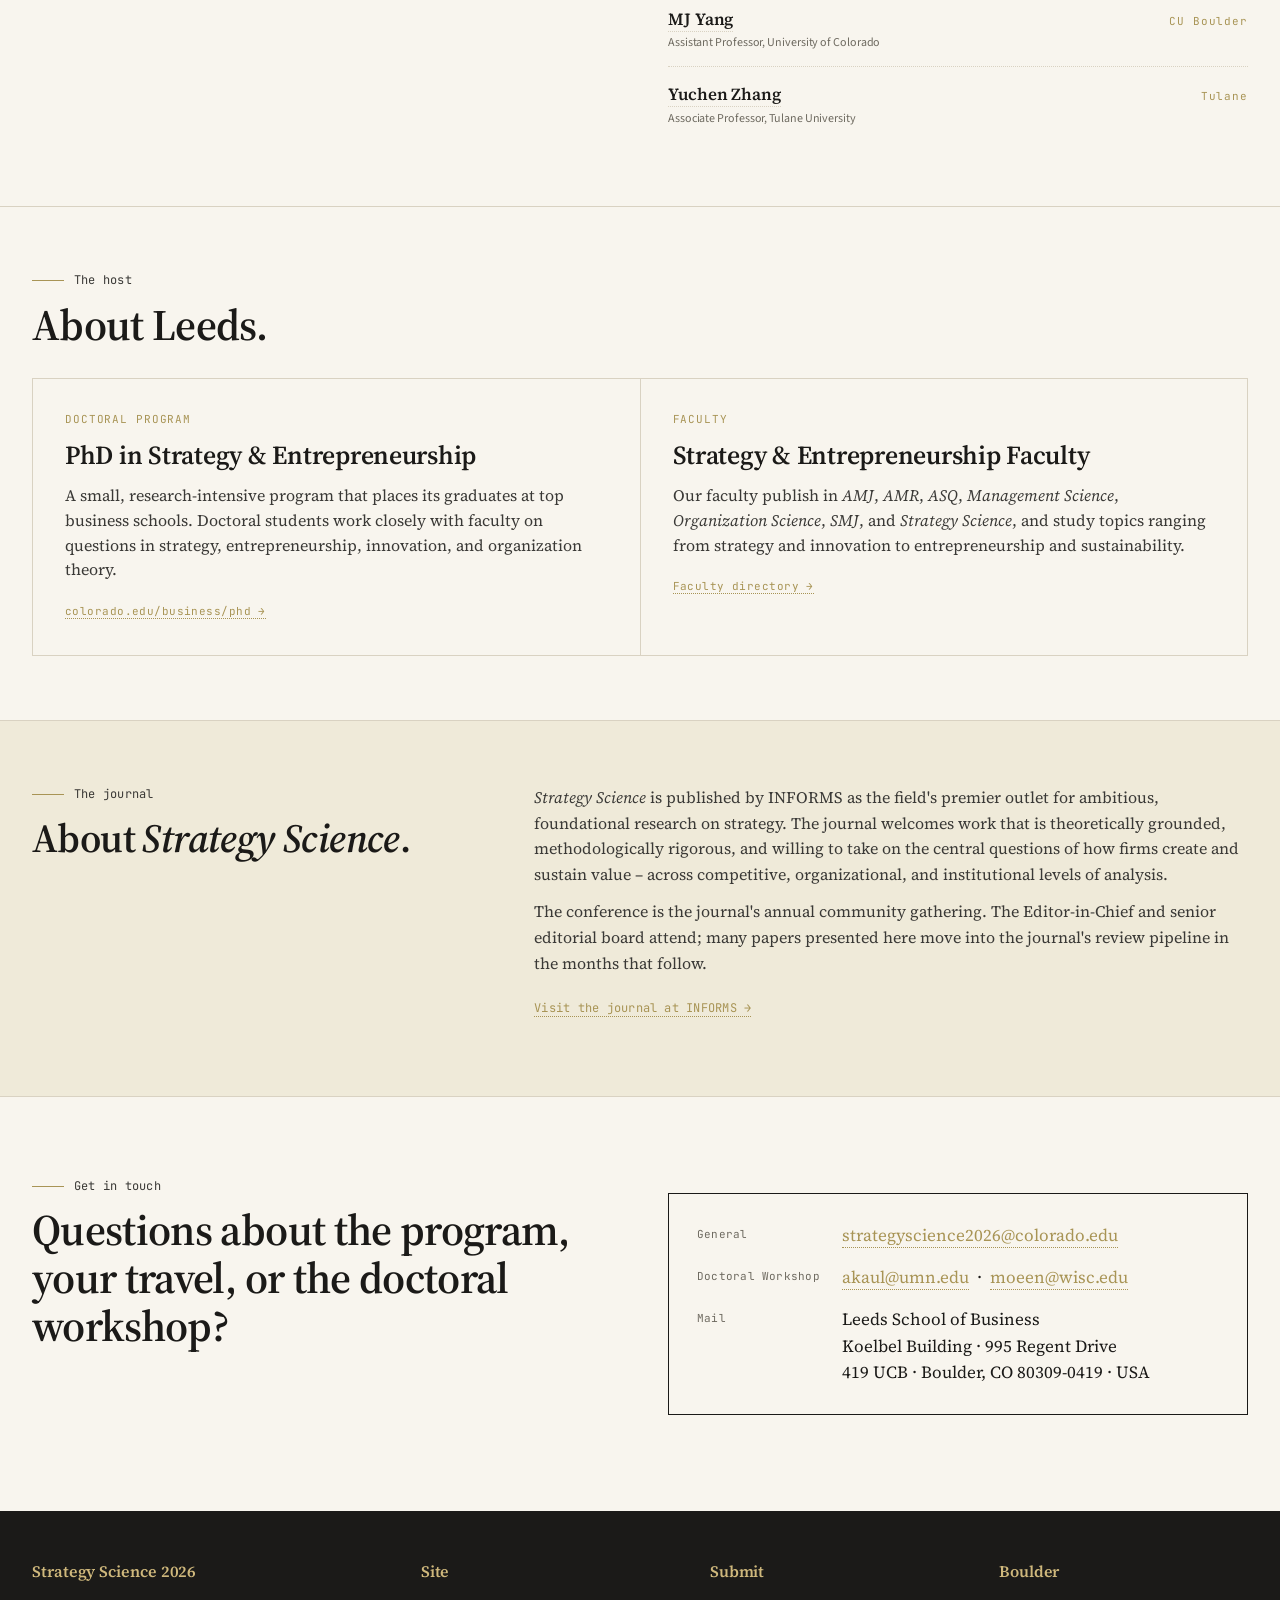
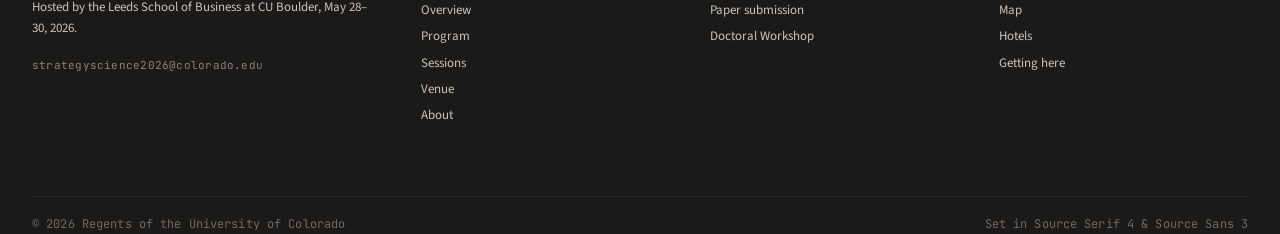
<file: about.html>
<!DOCTYPE html>
<html lang="en">
<head>
<meta charset="UTF-8" />
<meta name="viewport" content="width=device-width, initial-scale=1.0" />
<title>About – Strategy Science 2026</title>
<link rel="preconnect" href="https://fonts.googleapis.com" />
<link rel="preconnect" href="https://fonts.gstatic.com" crossorigin />
<link href="https://fonts.googleapis.com/css2?family=Source+Serif+4:opsz,wght@8..60,400;8..60,500;8..60,600;8..60,700&family=Source+Sans+3:wght@400;500;600;700&family=JetBrains+Mono:wght@400;500&display=swap" rel="stylesheet" />
<link rel="stylesheet" href="assets/site.css" />
<style>
  .ab-hero {
    border-bottom: 1px solid var(--rule);
    padding: 56px 0 64px;
  }
  .ab-hero h2 {
    font-family: var(--serif); font-weight: 600; font-size: clamp(40px, 5.5vw, 72px);
    line-height: 1.0; letter-spacing: -0.02em; margin: 16px 0 0; max-width: 22ch;
  }
  .ab-hero .lede { font-family: var(--serif); font-size: 19px; line-height: 1.55; color: var(--ink-2); margin: 22px 0 0; max-width: 64ch; }

  .ab-cols {
    padding: 64px 0;
    border-bottom: 1px solid var(--rule);
  }
  .ab-cols .grid { display: grid; grid-template-columns: 1fr 2fr; gap: 64px; align-items: start; }
  @media (max-width: 900px) { .ab-cols .grid { grid-template-columns: 1fr; gap: 32px; } }
  .ab-cols h3 {
    font-family: var(--mono); font-size: 11px; letter-spacing: 0.02em; color: var(--ink-3);
    margin: 0 0 14px;
  }
  .ab-cols p { font-family: var(--serif); font-size: 17px; line-height: 1.65; color: var(--ink-2); margin: 0 0 16px; }
  .ab-cols p.lede { font-size: 22px; line-height: 1.45; color: var(--ink); margin-bottom: 22px; }
  .ab-cols p.lede:first-letter {
    font-family: var(--serif); font-weight: 700; font-size: 84px; line-height: 0.85;
    float: left; padding: 6px 12px 0 0; color: var(--gold-deep);
  }

  .past {
    padding: 56px 0;
    border-bottom: 1px solid var(--rule);
    background: var(--paper-2);
  }
  .past h3 {
    font-family: var(--mono); font-size: 11px; letter-spacing: 0.02em; color: var(--ink-3);
    margin: 0 0 24px;
  }
  .editions {
    display: grid; grid-template-columns: repeat(5, 1fr); gap: 0;
    border-top: 1px solid var(--rule); border-left: 1px solid var(--rule);
  }
  @media (max-width: 1000px) { .editions { grid-template-columns: repeat(3, 1fr); } }
  @media (max-width: 700px) { .editions { grid-template-columns: repeat(2, 1fr); } }
  .ed {
    border-right: 1px solid var(--rule); border-bottom: 1px solid var(--rule);
    padding: 22px; min-height: 140px; background: var(--paper);
    display: flex; flex-direction: column; gap: 8px;
  }
  .ed.current { background: var(--ink); color: var(--paper); }
  .ed.current .yr, .ed.current .host { color: var(--gold); }
  .ed .yr { font-family: var(--mono); font-size: 11px; letter-spacing: 0.02em; color: var(--gold-deep); }
  .ed .ed-no { font-family: var(--serif); font-size: 36px; font-weight: 600; letter-spacing: -0.02em; line-height: 1; }
  .ed .host { font-family: var(--serif); font-size: 16px; line-height: 1.25; margin-top: auto; }
  .ed .place { font-family: var(--mono); font-size: 11px; color: var(--ink-3); letter-spacing: .04em; }
  .ed.current .place { color: rgba(255,255,255,0.6); }

  /* Committee */
  .committee {
    padding: 64px 0;
    border-bottom: 1px solid var(--rule);
  }
  .committee h2 {
    font-family: var(--serif); font-weight: 600; font-size: clamp(28px, 3.4vw, 44px); margin: 12px 0 24px; letter-spacing: -0.015em; line-height: 1.1;
  }
  .com-grid {
    display: grid; grid-template-columns: 1fr 1fr; gap: 56px;
  }
  @media (max-width: 900px) { .com-grid { grid-template-columns: 1fr; gap: 32px; } }
  .com-block h3 {
    font-family: var(--mono); font-size: 11px; letter-spacing: 0.02em; color: var(--ink-3);
    margin: 0 0 12px; padding-bottom: 12px; border-bottom: 2px solid var(--ink);
  }
  .com-list { list-style: none; padding: 0; margin: 0; }
  .com-list li {
    padding: 14px 0; border-bottom: 1px dotted var(--rule);
    display: grid; grid-template-columns: 1fr auto; gap: 14px; align-items: baseline;
  }
  .com-list li:last-child { border-bottom: 0; }
  .com-list .nm { font-family: var(--serif); font-size: 17px; font-weight: 600; letter-spacing: -0.005em; }
  .com-list .nm a { color: inherit; text-decoration: none; border-bottom: 1px dotted var(--rule); transition: border-color .15s ease, color .15s ease; }
  .com-list .nm a:hover { color: var(--gold-deep); border-bottom-color: var(--gold-deep); }
  .com-list .nm small { display:block; font-family: var(--sans); font-size: 12px; color: var(--ink-3); margin-top: 2px; font-weight: 400; }
  .com-list .role { font-family: var(--mono); font-size: 11px; color: var(--gold-deep); letter-spacing: .08em; text-align: right; }

  /* Editorial board */
  .editors {
    padding: 64px 0;
    border-bottom: 1px solid var(--rule);
    background: var(--paper-2);
  }
  .editors .grid { display: grid; grid-template-columns: 1fr 1.6fr; gap: 56px; align-items: start; }
  @media (max-width: 900px) { .editors .grid { grid-template-columns: 1fr; gap: 32px; } }
  .editors h2 { font-family: var(--serif); font-weight: 600; font-size: clamp(28px, 3.4vw, 40px); margin: 12px 0 14px; letter-spacing: -0.015em; line-height: 1.1; }
  .editors p { font-family: var(--serif); font-size: 16px; line-height: 1.6; color: var(--ink-2); margin: 0 0 12px; }

  /* Contact */
  .contact {
    padding: 80px 0;
  }
  .contact .grid { display: grid; grid-template-columns: 1fr 1fr; gap: 56px; align-items: start; }
  @media (max-width: 800px) { .contact .grid { grid-template-columns: 1fr; gap: 32px; } }
  .contact h2 { font-family: var(--serif); font-weight: 600; font-size: clamp(28px, 3.4vw, 44px); margin: 12px 0 14px; letter-spacing: -0.015em; line-height: 1.1; }
  .contact .ct {
    border: 1px solid var(--ink); padding: 28px;
    display: grid; grid-template-columns: max-content 1fr; column-gap: 22px; row-gap: 16px;
  }
  .contact .ct dt { font-family: var(--mono); font-size: 11px; letter-spacing: 0.02em; color: var(--ink-3); padding-top: 4px; }
  .contact .ct dd { margin: 0; font-family: var(--serif); font-size: 17px; }
  .contact .ct dd a { border-bottom: 1px dotted; color: var(--gold-deep); }
</style>
</head>
<body>

<div class="cu-bar"><div class="row"><div class="brand"><a href="https://www.colorado.edu/" target="_blank" rel="noopener" class="cu-logo"><img src="assets/cu-boulder-lockup-rev.png" alt="University of Colorado Boulder" /></a></div><nav><a href="https://www.colorado.edu/business/" target="_blank" rel="noopener">Leeds.colorado.edu</a><a href="mailto:strategyscience2026@colorado.edu">Contact</a></nav></div></div>
<header class="site-header">
  <div class="row">
    <a href="https://www.colorado.edu/business/" target="_blank" rel="noopener" class="leeds-mark"><img src="assets/leeds-lockup.png" alt="Leeds School of Business – University of Colorado Boulder" /></a>
    <div class="lockup"><div class="eyebrow">9th Annual Conference · Sponsored by Strategy Science (INFORMS)</div><h1><a href="index.html">Strategy Science 2026</a></h1></div><div class="meta"><span><span class="dot"></span> May 28–30, 2026</span><span>Boulder, Colorado</span><span>Leeds School of Business</span></div></div></header>
<nav class="primary-nav"><div class="row"><a href="index.html"><span class="num">01</span> Overview</a><a href="program.html"><span class="num">02</span> Program</a><a href="sessions.html"><span class="num">03</span> Sessions</a><a href="venue.html"><span class="num">04</span> Venue &amp; Travel</a><a href="about.html" aria-current="page"><span class="num">05</span> About</a></div></nav>

<section class="ab-hero">
  <div class="container">
    <div class="kicker">About · Vol. IX</div>
    <h2>Nine years of bringing the field together.</h2>
    <p class="lede">The Strategy Science Conference is the annual gathering of the community that publishes in and reads <em>Strategy Science</em> – a journal dedicated to ambitious, theoretically anchored work on the central questions of strategy. Each year a different host school carries the program forward.</p>
  </div>
</section>

<section class="ab-cols">
  <div class="container">
    <div class="grid">
      <div>
        <h3>The 2026 edition</h3>
      </div>
      <div>
        <p class="lede">The 9th annual Strategy Science Conference is hosted by the Leeds School of Business at the University of Colorado Boulder, and sponsored by the journal <em>Strategy Science</em>.</p>
        <p>Two days of presentations on May 29 and 30, 2026, organized around twenty thematic sessions and ninety papers chosen from a competitive call. A doctoral consortium opens the conference on the evening of Thursday May 28. Two plenary sessions, one on the future of our profession and one on sustainability strategy, bookend the program.</p>
        <p>Boulder sits where the high plains meet the Rocky Mountain foothills, 1,655 meters above sea level. We hope the change of altitude does what conferences are supposed to do: pull people out of their routines and into conversation.</p>
      </div>
    </div>
  </div>
</section>

<section class="past">
  <div class="container">
    <h3>Past editions</h3>
    <div class="editions">
      <div class="ed"><span class="yr">2018 · I</span><span class="ed-no">01</span><span class="host">Wharton School · Penn</span><span class="place">Philadelphia, PA</span></div>
      <div class="ed"><span class="yr">2019 · II</span><span class="ed-no">02</span><span class="host">Eccles School · Utah</span><span class="place">Salt Lake City, UT</span></div>
      <div class="ed"><span class="yr">2020 · III</span><span class="ed-no">03</span><span class="host">Wharton School · Penn <small>(virtual)</small></span><span class="place">Philadelphia, PA</span></div>
      <div class="ed"><span class="yr">2021 · IV</span><span class="ed-no">04</span><span class="host">Harvard Business School <small>(virtual)</small></span><span class="place">Boston, MA</span></div>
      <div class="ed"><span class="yr">2022 · V</span><span class="ed-no">05</span><span class="host">NYU Stern</span><span class="place">New York, NY</span></div>
      <div class="ed"><span class="yr">2023 · VI</span><span class="ed-no">06</span><span class="host">LMU Munich</span><span class="place">Munich, DE</span></div>
      <div class="ed"><span class="yr">2024 · VII</span><span class="ed-no">07</span><span class="host">Ross School · Michigan</span><span class="place">Ann Arbor, MI</span></div>
      <div class="ed"><span class="yr">2025 · VIII</span><span class="ed-no">08</span><span class="host">IESE Business School</span><span class="place">Barcelona, ES</span></div>
      <div class="ed current"><span class="yr">2026 · IX</span><span class="ed-no">09</span><span class="host">Leeds School · CU Boulder</span><span class="place">Boulder, CO</span></div>
      <div class="ed" style="opacity:.5;"><span class="yr">2027 · X</span><span class="ed-no">10</span><span class="host" style="font-style:italic;color:var(--ink-3);">To be announced</span><span class="place">–</span></div>
    </div>
  </div>
</section>

<section class="committee">
  <div class="container">
    <div class="kicker">Who's behind it</div>
    <h2>Organizing &amp; Scientific committees.</h2>
    <div class="com-grid">
      <div class="com-block">
        <h3>Organizing Committee</h3>
        <ul class="com-list">
          <li><span class="nm"><a href="https://www.colorado.edu/business/leeds-directory/faculty/janet-bercovitz" target="_blank" rel="noopener">Janet Bercovitz</a><small>Robert H. and Beverly A. Deming Professor in Entrepreneurship</small></span><span class="role">Co-chair</span></li>
          <li><span class="nm"><a href="https://www.colorado.edu/business/leeds-directory/faculty/tony-tong" target="_blank" rel="noopener">Tony Tong</a><small>Thomas Stix Guggenheim Family Endowed Chair · Professor · Chair, Strategy, Entrepreneurship &amp; Operations</small></span><span class="role">Co-chair</span></li>
          <li><span class="nm"><a href="https://www.colorado.edu/business/leeds-directory/faculty/jeffrey-g-york" target="_blank" rel="noopener">Jeffrey G. York</a><small>MRB Professor · Faculty Director, Deming Center for Entrepreneurship</small></span><span class="role">Co-chair</span></li>
        </ul>
        <h3 style="margin-top:36px;">Doctoral Workshop · Co-organizers</h3>
        <ul class="com-list">
          <li><span class="nm"><a href="https://carlsonschool.umn.edu/faculty/aseem-kaul" target="_blank" rel="noopener">Aseem Kaul</a><small>University of Minnesota</small></span><span class="role">Co-organizer</span></li>
          <li><span class="nm"><a href="https://business.wisc.edu/directory/profile/mahka-moeen/" target="_blank" rel="noopener">Mahka Moeen</a><small>University of Wisconsin–Madison</small></span><span class="role">Co-organizer</span></li>
        </ul>
        <h3 style="margin-top:36px;">Web Design &amp; Communications</h3>
        <ul class="com-list">
          <li><span class="nm"><a href="https://www.colorado.edu/business/leeds-directory/yupeng-liu" target="_blank" rel="noopener">Yupeng Liu</a><small>PhD Student · Strategy &amp; Entrepreneurship</small></span><span class="role">CU Boulder</span></li>
        </ul>
      </div>
      <div class="com-block">
        <h3>Scientific Committee · 2026</h3>
        <ul class="com-list">
          <li><span class="nm"><a href="https://www.colorado.edu/business/leeds-directory/faculty/janet-bercovitz" target="_blank" rel="noopener">Janet Bercovitz</a><small>Professor, University of Colorado</small></span><span class="role">CU Boulder</span></li>
          <li><span class="nm"><a href="https://www.colorado.edu/business/leeds-directory/faculty/danielle-bovenberg" target="_blank" rel="noopener">Danielle Bovenberg</a><small>Assistant Professor, University of Colorado</small></span><span class="role">CU Boulder</span></li>
          <li><span class="nm"><a href="https://www.colorado.edu/business/leeds-directory/faculty/mukund-chari" target="_blank" rel="noopener">Mukund Chari</a><small>Assistant Professor, University of Colorado</small></span><span class="role">CU Boulder</span></li>
          <li><span class="nm"><a href="https://www.colorado.edu/business/leeds-directory/faculty/ashton-hawk" target="_blank" rel="noopener">Ashton Hawk</a><small>Associate Professor, University of Colorado</small></span><span class="role">CU Boulder</span></li>
          <li><span class="nm"><a href="https://discovery.nus.edu.sg/7073-kenneth-guanglih-huang" target="_blank" rel="noopener">Kenneth Huang</a><small>Professor, National University of Singapore</small></span><span class="role">NUS</span></li>
          <li><span class="nm"><a href="https://www.insead.edu/faculty/aldona-kapacinskaite" target="_blank" rel="noopener">Aldona Kapacinskaite</a><small>Assistant Professor, INSEAD</small></span><span class="role">INSEAD</span></li>
          <li><span class="nm"><a href="https://carey.jhu.edu/faculty/faculty-directory/wesley-w-koo-phd" target="_blank" rel="noopener">Wesley Koo</a><small>Assistant Professor, Johns Hopkins University</small></span><span class="role">JHU Carey</span></li>
          <li><span class="nm"><a href="https://sc.edu/study/colleges_schools/moore/directory/magelssen_catherine.php" target="_blank" rel="noopener">Catherine Magelssen</a><small>Assistant Professor, University of South Carolina</small></span><span class="role">UofSC</span></li>
          <li><span class="nm"><a href="https://whitman.syracuse.edu/faculty-and-research/faculty-staff-directory/amahalin" target="_blank" rel="noopener">Anparasan Mahalingam</a><small>Assistant Professor, Syracuse University</small></span><span class="role">Syracuse</span></li>
          <li><span class="nm"><a href="https://investigadores.uandes.cl/en/persons/francisco-javier-morales-flores/" target="_blank" rel="noopener">Francisco Morales</a><small>Assistant Professor, Universidad de los Andes</small></span><span class="role">Uniandes</span></li>
          <li><span class="nm"><a href="https://www.colorado.edu/business/leeds-directory/faculty/ethan-poskanzer" target="_blank" rel="noopener">Ethan Poskanzer</a><small>Assistant Professor, University of Colorado</small></span><span class="role">CU Boulder</span></li>
          <li><span class="nm"><a href="https://www.mccombs.utexas.edu/faculty-and-research/faculty-directory/profile/?username=ms95944" target="_blank" rel="noopener">Metin Sengul</a><small>Professor, University of Texas at Austin</small></span><span class="role">UT Austin</span></li>
          <li><span class="nm"><a href="https://www.colorado.edu/business/leeds-directory/faculty/sina-k-sokhan" target="_blank" rel="noopener">Sina Sokhan</a><small>Assistant Professor, University of Colorado</small></span><span class="role">CU Boulder</span></li>
          <li><span class="nm"><a href="https://www.bu.edu/questrom/profiles/shirley-tang/" target="_blank" rel="noopener">Shirley Tang</a><small>Assistant Professor, Boston University</small></span><span class="role">BU Questrom</span></li>
          <li><span class="nm"><a href="https://www.colorado.edu/business/leeds-directory/faculty/tony-tong" target="_blank" rel="noopener">Tony Tong</a><small>Professor, University of Colorado</small></span><span class="role">CU Boulder</span></li>
          <li><span class="nm"><a href="https://www.hbs.edu/faculty/Pages/profile.aspx?facId=871877" target="_blank" rel="noopener">Andy Wu</a><small>Associate Professor, Harvard University</small></span><span class="role">HBS</span></li>
          <li><span class="nm"><a href="https://www.sem.tsinghua.edu.cn/en/info/1217/7246.htm" target="_blank" rel="noopener">Mingtao Xu</a><small>Associate Professor, Tsinghua University</small></span><span class="role">Tsinghua</span></li>
          <li><span class="nm"><a href="https://www.colorado.edu/business/leeds-directory/faculty/mj-yang" target="_blank" rel="noopener">MJ Yang</a><small>Assistant Professor, University of Colorado</small></span><span class="role">CU Boulder</span></li>
          <li><span class="nm"><a href="https://freeman.tulane.edu/node/497" target="_blank" rel="noopener">Yuchen Zhang</a><small>Associate Professor, Tulane University</small></span><span class="role">Tulane</span></li>
        </ul>
      </div>
    </div>
  </div>
</section>

<section class="leeds-host" style="padding: 64px 0; border-bottom: 1px solid var(--rule);">
  <div class="container">
    <div class="kicker">The host</div>
    <h2 style="font-family: var(--serif); font-weight: 600; font-size: clamp(28px, 3.4vw, 44px); margin: 12px 0 28px; letter-spacing: -0.015em; line-height: 1.1;">About Leeds.</h2>
    <div style="display: grid; grid-template-columns: 1fr 1fr; gap: 0; border-top: 1px solid var(--rule); border-left: 1px solid var(--rule);">
      <a href="https://www.colorado.edu/business/phd/phd-strategy-and-entrepreneurship" target="_blank" rel="noopener" style="display: block; padding: 32px; border-right: 1px solid var(--rule); border-bottom: 1px solid var(--rule); background: var(--paper); text-decoration: none; color: inherit;">
        <div style="font-family: var(--mono); font-size: 11px; letter-spacing: .08em; color: var(--gold-deep); margin-bottom: 12px;">DOCTORAL PROGRAM</div>
        <h3 style="font-family: var(--serif); font-weight: 600; font-size: 26px; line-height: 1.2; letter-spacing: -0.01em; margin: 0 0 12px;">PhD in Strategy &amp; Entrepreneurship</h3>
        <p style="font-family: var(--serif); font-size: 16px; line-height: 1.55; color: var(--ink-2); margin: 0 0 16px;">A small, research-intensive program that places its graduates at top business schools. Doctoral students work closely with faculty on questions in strategy, entrepreneurship, innovation, and organization theory.</p>
        <span style="font-family: var(--mono); font-size: 11px; letter-spacing: .04em; color: var(--gold-deep); border-bottom: 1px dotted;">colorado.edu/business/phd →</span>
      </a>
      <a href="https://www.colorado.edu/business/faculty-research/directory/strategy-entrepreneurship-and-operations-faculty/strategy-and" target="_blank" rel="noopener" style="display: block; padding: 32px; border-right: 1px solid var(--rule); border-bottom: 1px solid var(--rule); background: var(--paper); text-decoration: none; color: inherit;">
        <div style="font-family: var(--mono); font-size: 11px; letter-spacing: .08em; color: var(--gold-deep); margin-bottom: 12px;">FACULTY</div>
        <h3 style="font-family: var(--serif); font-weight: 600; font-size: 26px; line-height: 1.2; letter-spacing: -0.01em; margin: 0 0 12px;">Strategy &amp; Entrepreneurship Faculty</h3>
        <p style="font-family: var(--serif); font-size: 16px; line-height: 1.55; color: var(--ink-2); margin: 0 0 16px;">Our faculty publish in <em>AMJ</em>, <em>AMR</em>, <em>ASQ</em>, <em>Management Science</em>, <em>Organization Science</em>, <em>SMJ</em>, and <em>Strategy Science</em>, and study topics ranging from strategy and innovation to entrepreneurship and sustainability.</p>
        <span style="font-family: var(--mono); font-size: 11px; letter-spacing: .04em; color: var(--gold-deep); border-bottom: 1px dotted;">Faculty directory →</span>
      </a>
    </div>
  </div>
</section>

<section class="editors">
  <div class="container">
    <div class="grid">
      <div>
        <div class="kicker">The journal</div>
        <h2>About <em>Strategy Science</em>.</h2>
      </div>
      <div>
        <p><em>Strategy Science</em> is published by INFORMS as the field's premier outlet for ambitious, foundational research on strategy. The journal welcomes work that is theoretically grounded, methodologically rigorous, and willing to take on the central questions of how firms create and sustain value – across competitive, organizational, and institutional levels of analysis.</p>
        <p>The conference is the journal's annual community gathering. The Editor-in-Chief and senior editorial board attend; many papers presented here move into the journal's review pipeline in the months that follow.</p>
        <p style="margin-top: 18px;"><a href="https://pubsonline.informs.org/journal/stsc" target="_blank" rel="noopener" style="border-bottom: 1px dotted; color: var(--gold-deep); font-family: var(--mono); font-size: 12px; letter-spacing: 0.02em;">Visit the journal at INFORMS →</a></p>
      </div>
    </div>
  </div>
</section>

<section class="contact">
  <div class="container">
    <div class="grid">
      <div>
        <div class="kicker">Get in touch</div>
        <h2>Questions about the program, your travel, or the doctoral workshop?</h2>
        
      </div>
      <dl class="ct">
        <dt>General</dt>
        <dd><a href="mailto:strategyscience2026@colorado.edu">strategyscience2026@colorado.edu</a></dd>
        <dt>Doctoral Workshop</dt>
        <dd><a href="mailto:akaul@umn.edu">akaul@umn.edu</a> &nbsp;·&nbsp; <a href="mailto:moeen@wisc.edu">moeen@wisc.edu</a></dd>
        <dt>Mail</dt>
        <dd>Leeds School of Business<br/>Koelbel Building · 995 Regent Drive<br/>419 UCB · Boulder, CO 80309-0419 · USA</dd>
      </dl>
    </div>
  </div>
</section>

<footer class="site-footer">
  <div class="row">
    <div><h4>Strategy Science 2026</h4><p style="margin:0;line-height:1.6;color:#C8C4BA;font-size:13px;">Hosted by the Leeds School of Business at CU Boulder, May 28–30, 2026.</p><p style="margin:18px 0 0;font-family:var(--mono);font-size:11px;letter-spacing: 0.02em;color:#888377;">strategyscience2026@colorado.edu</p></div>
    <div><h4>Site</h4><a href="index.html">Overview</a><a href="program.html">Program</a><a href="sessions.html">Sessions</a><a href="venue.html">Venue</a><a href="about.html">About</a></div>
    <div><h4>Submit</h4><a href="https://leeds.qualtrics.com/jfe/form/SV_2to934N37sCU7pc" target="_blank" rel="noopener">Paper submission</a><a href="https://leeds.qualtrics.com/jfe/form/SV_8ui891OL9bMyaFM" target="_blank" rel="noopener">Doctoral Workshop</a></div>
    <div><h4>Boulder</h4><a href="https://maps.app.goo.gl/HCq3mvZSEbhsxrTs7" target="_blank" rel="noopener">Map</a><a href="venue.html#hotels">Hotels</a><a href="venue.html#travel">Getting here</a></div>
  </div>
  <div class="container"><div class="credit"><span>© 2026 Regents of the University of Colorado</span><span>Set in Source Serif 4 &amp; Source Sans 3</span></div></div>
</footer>

</body>
</html>
</file>
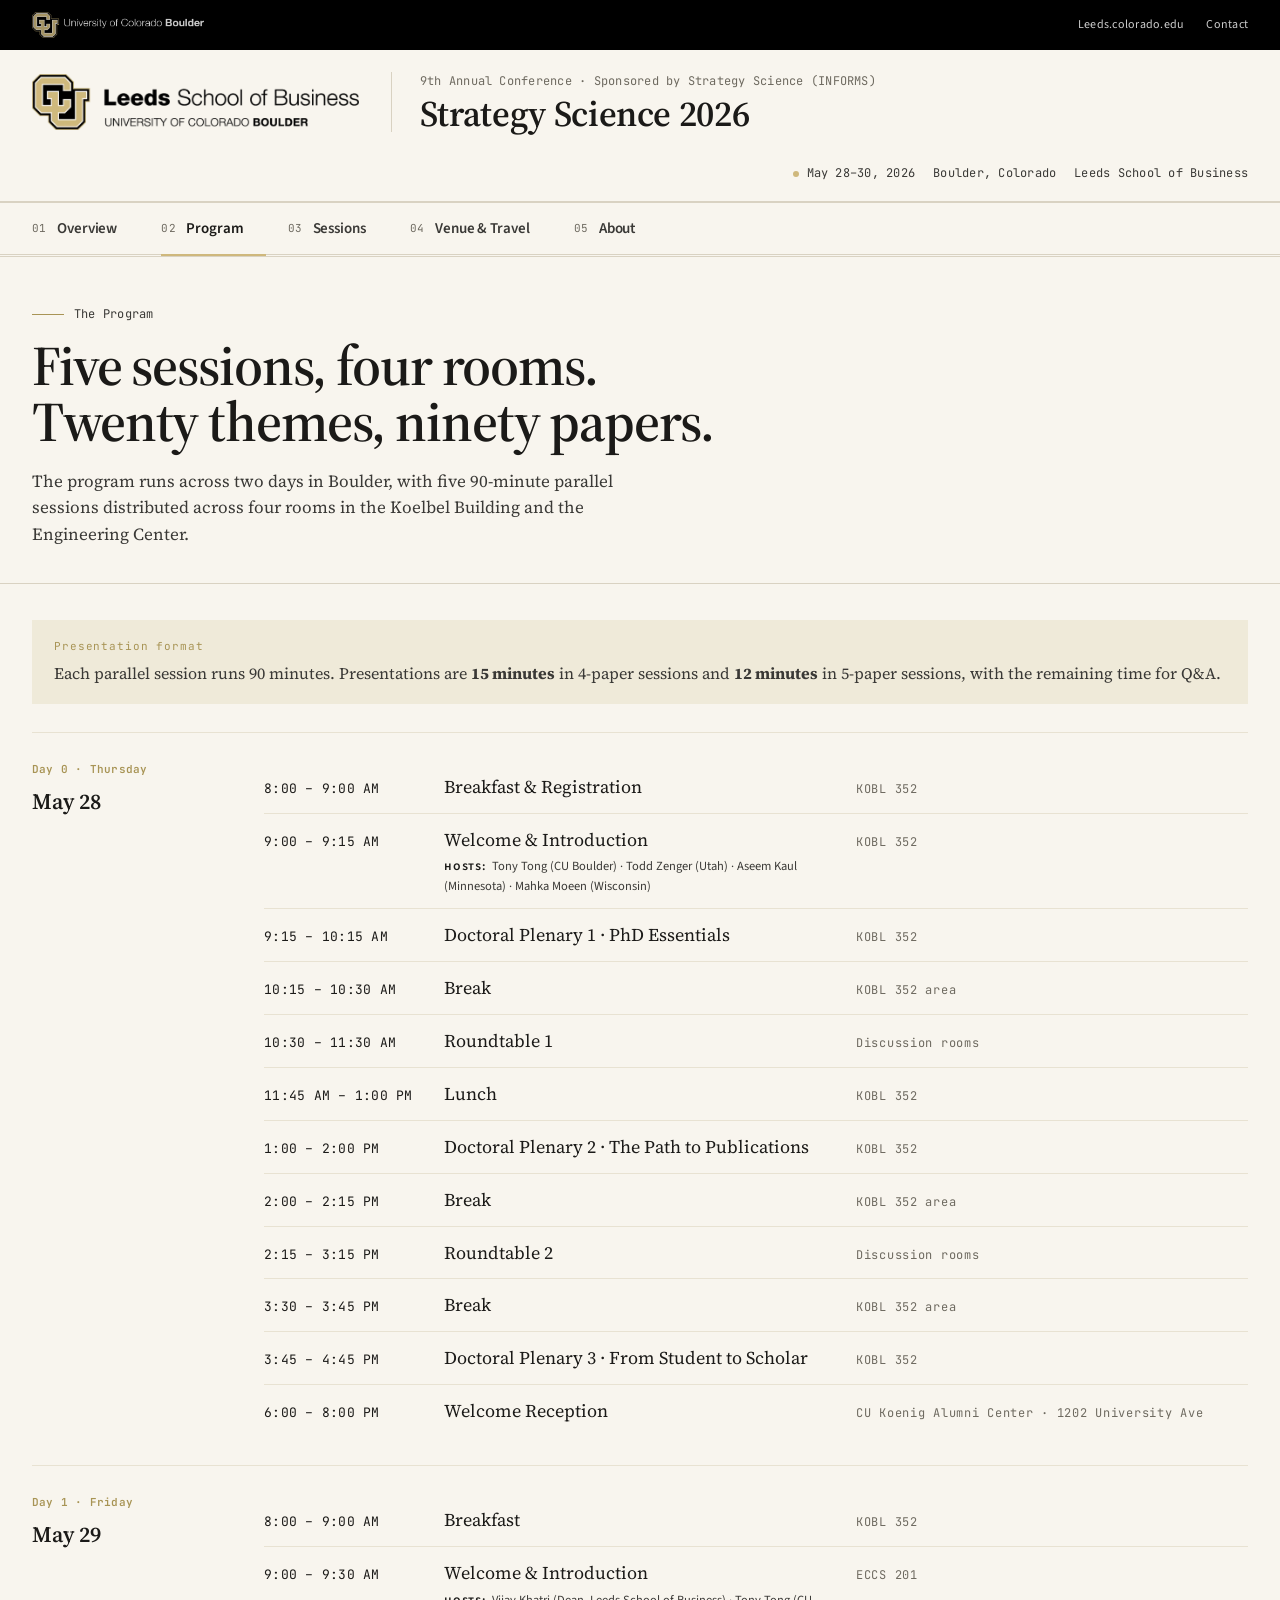
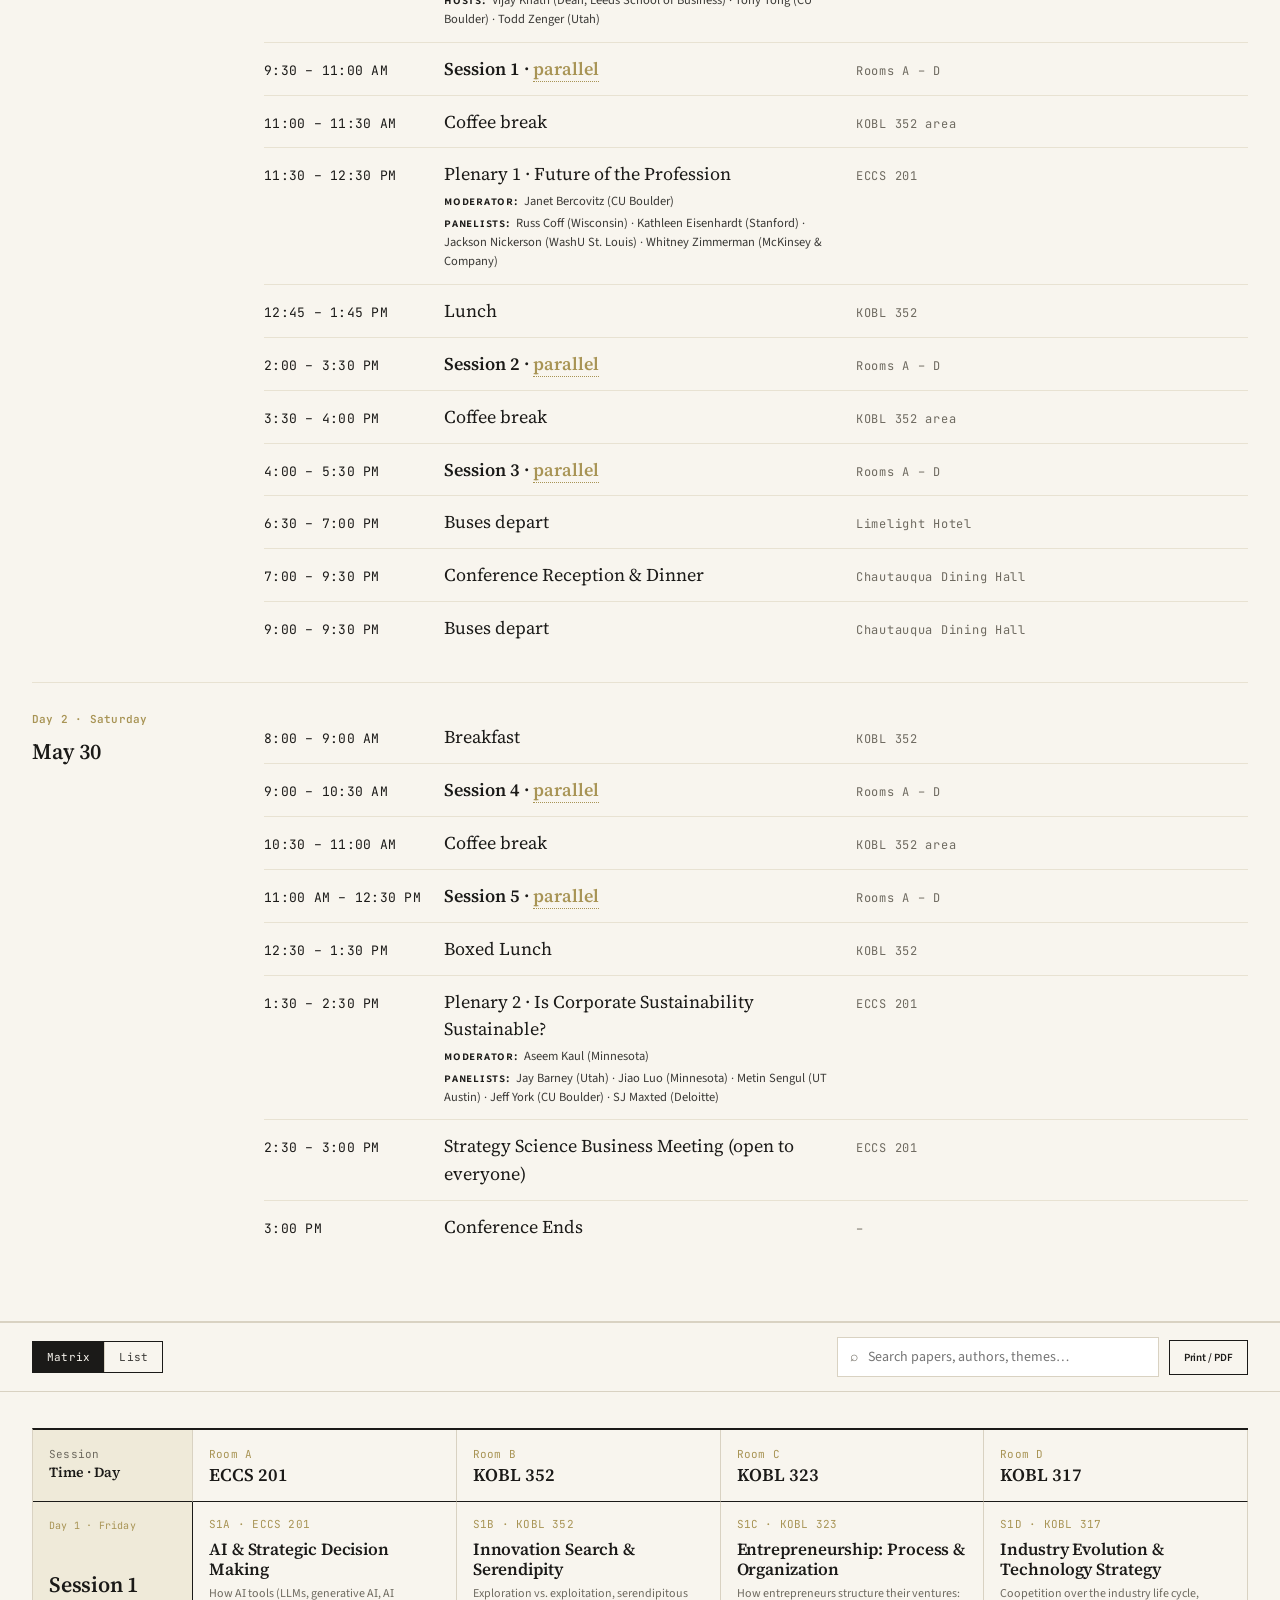
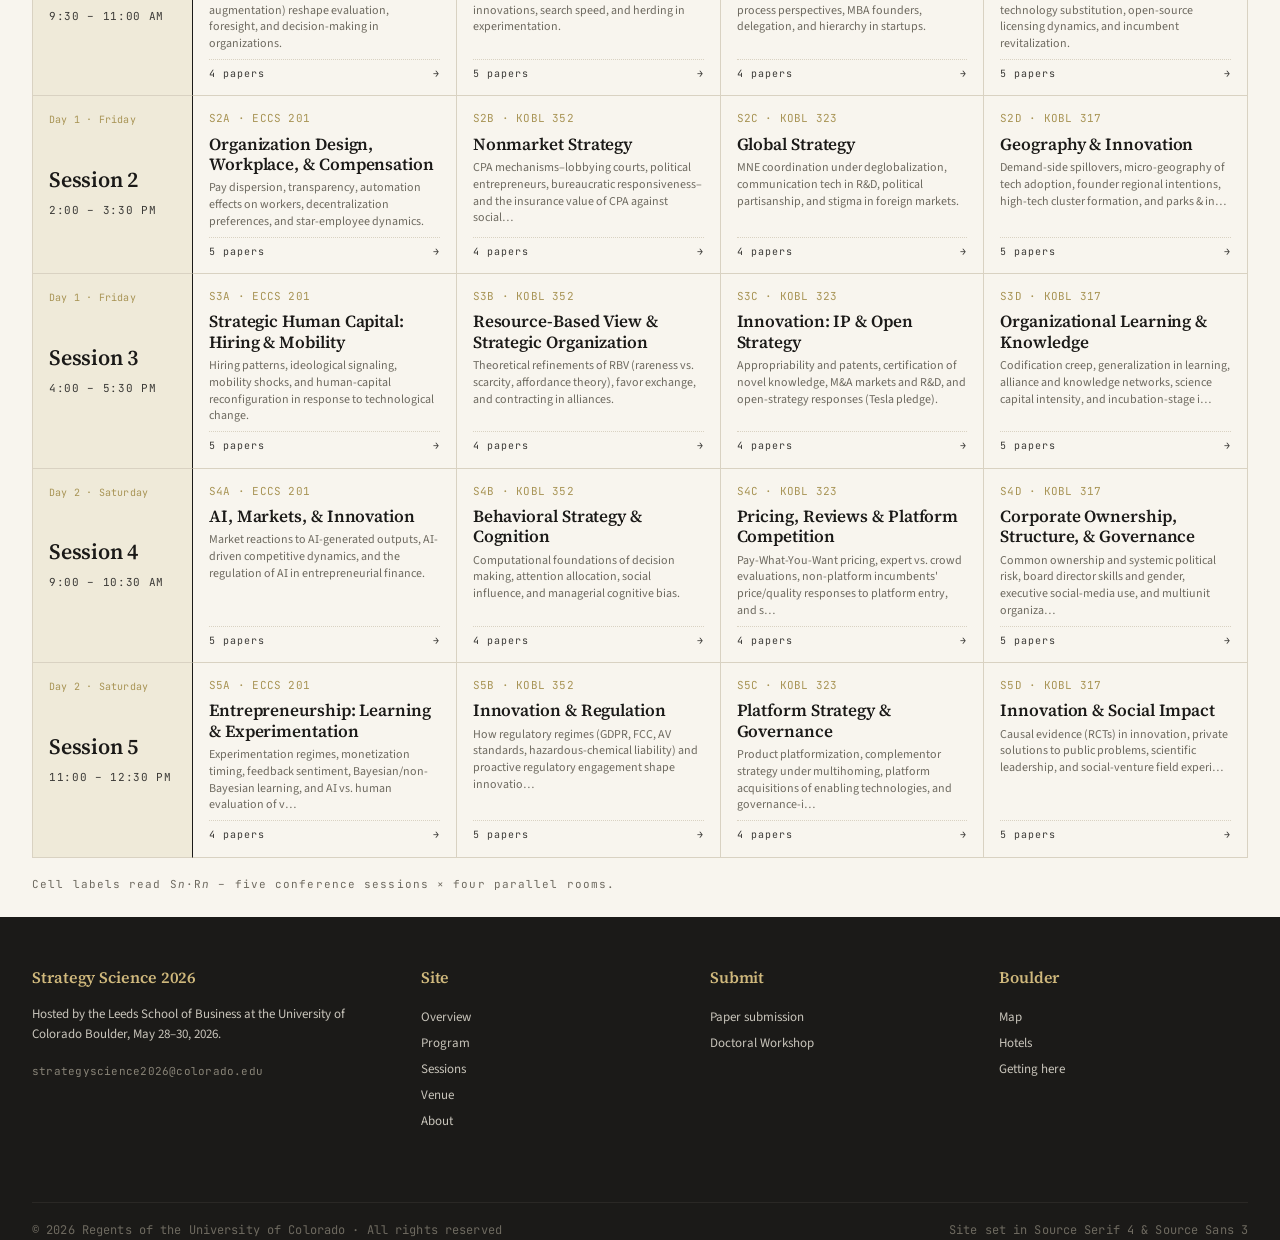
<file: program.html>
<!DOCTYPE html>
<html lang="en">
<head>
<meta charset="UTF-8" />
<meta name="viewport" content="width=device-width, initial-scale=1.0" />
<title>Program – Strategy Science 2026</title>
<link rel="preconnect" href="https://fonts.googleapis.com" />
<link rel="preconnect" href="https://fonts.gstatic.com" crossorigin />
<link href="https://fonts.googleapis.com/css2?family=Source+Serif+4:opsz,wght@8..60,400;8..60,500;8..60,600;8..60,700&family=Source+Sans+3:wght@400;500;600;700&family=JetBrains+Mono:wght@400;500&display=swap" rel="stylesheet" />
<link rel="stylesheet" href="assets/site.css" />
<style data-page="program">
  /* –– Program header –– */
  .prog-head {
    border-bottom: 1px solid var(--rule);
    padding: 48px 0 36px;
  }
  .prog-head h2 {
    font-family: var(--serif);
    font-weight: 600;
    font-size: clamp(36px, 4.5vw, 56px);
    line-height: 1;
    letter-spacing: -0.02em;
    margin: 14px 0 18px;
  }
  .prog-head p { color: var(--ink-2); max-width: 70ch; margin: 0; font-family: var(--serif); font-size: 17px; line-height: 1.55; }

  /* –– Days at a glance (Thu / Fri / Sat) –– */
  .days {
    border-bottom: 1px solid var(--rule);
    padding: 36px 0 40px;
  }
  .day {
    display: grid;
    grid-template-columns: 200px 1fr;
    gap: 32px;
    padding: 28px 0;
    border-top: 1px solid var(--rule-soft);
  }
  .day:first-child { border-top: none; padding-top: 0; }
  .day .label {
    font-family: var(--serif);
    font-weight: 600;
    font-size: 22px;
  }
  .day .label .d {
    display: block;
    font-family: var(--mono); font-size: 11px; letter-spacing: 0.02em;
    color: var(--gold-deep); margin-bottom: 6px;
  }
  .day-rows { display: flex; flex-direction: column; }
  .day-row {
    display: grid;
    grid-template-columns: 160px 1fr 1fr;
    gap: 20px;
    padding: 12px 0;
    border-top: 1px solid var(--rule-soft);
    align-items: baseline;
  }
  .day-row:first-child { border-top: none; }
  .day-row .t { font-family: var(--mono); font-size: 13px; color: var(--ink); letter-spacing: 0.02em; }
  .day-row .ttl { font-family: var(--serif); font-size: 18px; }
  .day-row .ttl small {
    display: block;
    font-family: var(--sans);
    font-size: 12.5px;
    font-weight: 400;
    color: var(--ink-2);
    margin-top: 4px;
    line-height: 1.55;
    letter-spacing: 0;
  }
  .day-row .ttl small b {
    font-weight: 600;
    color: var(--ink);
    font-variant: all-small-caps;
    letter-spacing: 0.06em;
    margin-right: 6px;
  }
  .day-row .ttl small + small { margin-top: 2px; }
  .day-row .ttl.session { font-weight: 600; }
  .day-row .ttl.session a { color: var(--gold-deep); border-bottom: 1px dotted; }
  .day-row .rm { font-family: var(--mono); font-size: 12px; color: var(--ink-3); letter-spacing: 0.06em; }
  @media (max-width: 800px) {
    .day { grid-template-columns: 1fr; gap: 14px; }
    .day-row { grid-template-columns: 1fr; gap: 4px; padding: 10px 0; }
  }

  /* –– Controls –– */
  .program-controls {
    position: sticky; top: 0;
    background: var(--paper);
    border-top: 1px solid var(--rule);
    border-bottom: 1px solid var(--rule);
    z-index: 30;
    padding: 14px 0;
  }
  .program-controls .row {
    display: flex; gap: 14px; align-items: center; flex-wrap: wrap; justify-content: space-between;
  }
  .pc-left { display: flex; gap: 8px; align-items: center; flex-wrap: wrap; }
  .seg {
    display: inline-flex; border: 1px solid var(--ink); padding: 0;
  }
  .seg button {
    background: transparent; border: none; padding: 8px 14px;
    font-family: var(--mono); font-size: 11px; letter-spacing: 0.02em;
    color: var(--ink-2); cursor: pointer; border-right: 1px solid var(--rule);
  }
  .seg button:last-child { border-right: none; }
  .seg button[aria-pressed="true"] { background: var(--ink); color: var(--paper); }
  .pc-right { display: flex; gap: 10px; align-items: center; flex-wrap: wrap; }
  .search {
    border: 1px solid var(--rule);
    background: #fff;
    display: flex; align-items: center; gap: 8px;
    padding: 8px 12px;
  }
  .search input {
    border: none; outline: none; font-family: var(--sans); font-size: 14px;
    width: 280px; background: transparent; color: var(--ink);
  }
  .search .ico {
    font-family: var(--mono); color: var(--ink-3); font-size: 14px;
  }
  .pc-right .btn { padding: 9px 14px; font-size: 11px; }

  /* –– Matrix –– */
  .matrix-wrap { padding: 36px 0 24px; overflow-x: auto; }
  .matrix {
    display: grid;
    grid-template-columns: 160px repeat(4, minmax(0, 1fr));
    border-top: 2px solid var(--ink);
    border-left: 1px solid var(--rule);
    background: var(--paper);
    min-width: 920px;
  }
  .m-cell { overflow-wrap: anywhere; min-width: 0; }
  .session-card .ti, .session-card .desc { overflow-wrap: anywhere; }
  .m-cell {
    border-right: 1px solid var(--rule);
    border-bottom: 1px solid var(--rule);
    padding: 14px 16px;
    background: var(--paper);
    position: relative;
  }
  .m-head {
    background: var(--paper);
    border-bottom: 1px solid var(--ink);
    padding: 16px;
  }
  .m-head .room {
    font-family: var(--mono); font-size: 11px; letter-spacing: 0.02em; color: var(--gold-deep);
  }
  .m-head .building {
    font-family: var(--serif); font-weight: 600; font-size: 18px; line-height: 1.1; margin-top: 2px;
  }
  .m-head .cap { font-family: var(--mono); font-size: 11px; color: var(--ink-3); margin-top: 4px; letter-spacing: 0.06em; }
  .m-rowhead {
    background: var(--paper-2);
    border-right: 1px solid var(--ink);
    padding: 16px;
    display: flex; flex-direction: column; gap: 6px;
  }
  .m-rowhead .sn {
    font-family: var(--serif); font-weight: 600; font-size: 22px; letter-spacing: -0.01em;
  }
  .m-rowhead .ti { font-family: var(--mono); font-size: 11px; color: var(--ink-2); letter-spacing: .06em; }
  .m-rowhead .day { font-family: var(--mono); font-size: 10px; color: var(--gold-deep); letter-spacing: 0.02em; }

  .session-card {
    cursor: pointer;
    transition: background .12s ease;
    display: flex; flex-direction: column; gap: 6px; min-height: 130px;
    text-decoration: none; color: inherit;
  }
  .session-card:hover { background: #F1ECDD; }
  .session-card .id {
    font-family: var(--mono); font-size: 11px; letter-spacing: 0.02em; color: var(--gold-deep);
  }
  .session-card .ti {
    font-family: var(--serif); font-weight: 600; font-size: 17px; line-height: 1.2; letter-spacing: -0.005em; color: var(--ink);
  }
  .session-card .desc { font-size: 12px; color: var(--ink-3); line-height: 1.4; flex: 1; }
  .session-card .ct {
    font-family: var(--mono); font-size: 10px; color: var(--ink-2); letter-spacing: .1em;
    border-top: 1px dotted var(--rule); padding-top: 6px; margin-top: auto;
    display: flex; justify-content: space-between;
  }

  .nonsession {
    background: var(--paper-2);
    grid-column: 2 / span 4;
    padding: 14px 16px;
    border-bottom: 1px solid var(--rule);
    border-right: 1px solid var(--rule);
    display: flex; gap: 24px; align-items: center;
    font-family: var(--serif); font-size: 16px;
  }
  .nonsession .lbl { font-family: var(--mono); font-size: 11px; color: var(--gold-deep); letter-spacing: 0.02em; }
  .nonsession .rm { margin-left: auto; font-family: var(--mono); font-size: 12px; color: var(--ink-3); letter-spacing: 0.06em; }

  /* –– List view (filterable) –– */
  .list-view { padding: 16px 0 32px; display: none; }
  .list-view.active { display: block; }
  .matrix-wrap.hidden { display: none; }

  .list-toolbar {
    display: flex; gap: 10px; flex-wrap: wrap;
    padding: 8px 0 24px;
    border-bottom: 1px solid var(--rule);
    margin-bottom: 24px;
  }
  .chip {
    padding: 6px 12px;
    border: 1px solid var(--rule);
    font-family: var(--mono); font-size: 11px; letter-spacing: .1em;
    color: var(--ink-2);
    cursor: pointer; user-select: none;
    background: var(--paper);
  }
  .chip[aria-pressed="true"] {
    background: var(--ink); color: var(--paper); border-color: var(--ink);
  }
  .chip .n { color: var(--ink-3); margin-left: 6px; font-size: 10px; }
  .chip[aria-pressed="true"] .n { color: var(--gold); }

  .session-list {
    display: grid; grid-template-columns: 1fr; gap: 0;
    border-top: 1px solid var(--rule);
  }
  .session-row {
    display: grid;
    grid-template-columns: 110px 1fr 280px 80px;
    gap: 28px;
    padding: 22px 0;
    border-bottom: 1px solid var(--rule);
    align-items: baseline;
    transition: background .1s ease;
  }
  .session-row:hover { background: #F1ECDD; }
  .session-row .id {
    font-family: var(--mono); font-size: 12px; letter-spacing: 0.02em; color: var(--gold-deep);
  }
  .session-row .id .day { display: block; color: var(--ink-3); font-size: 10px; margin-top: 4px; letter-spacing: 0.02em; }
  .session-row .ti {
    font-family: var(--serif); font-weight: 600; font-size: 22px; line-height: 1.2; letter-spacing: -0.01em;
  }
  .session-row .ti a:hover { color: var(--gold-deep); }
  .session-row .ti .desc {
    display: block;
    font-family: var(--sans); font-weight: 400; font-size: 13px;
    color: var(--ink-2); line-height: 1.5;
    margin-top: 6px; max-width: 64ch;
  }
  .session-row .rm {
    font-family: var(--mono); font-size: 12px; color: var(--ink-2); letter-spacing: .04em;
  }
  .session-row .rm .b { color: var(--ink); display: block; margin-bottom: 2px; }
  .session-row .ct {
    font-family: var(--mono); font-size: 12px; color: var(--ink-3); text-align: right; letter-spacing: .06em;
  }
  .session-row.dimmed { opacity: 0.25; }
  @media (max-width: 800px) {
    .session-row { grid-template-columns: 1fr; gap: 6px; }
    .session-row .rm, .session-row .ct { text-align: left; }
  }

  /* –– Paper search results –– */
  .paper-results { padding: 0 0 32px; display: none; }
  .paper-results.active { display: block; }
  .paper-row {
    display: grid; grid-template-columns: 1fr 220px;
    gap: 24px;
    padding: 18px 0;
    border-bottom: 1px solid var(--rule-soft);
  }
  .paper-row .ti { font-family: var(--serif); font-weight: 600; font-size: 18px; line-height: 1.25; }
  .paper-row .au { font-size: 13px; color: var(--ink-2); margin-top: 4px; }
  .paper-row .ms {
    font-family: var(--mono); font-size: 11px; letter-spacing: .1em; color: var(--gold-deep);
  }
  .paper-row .sloc { font-family: var(--mono); font-size: 11px; color: var(--ink-3); text-align: right; letter-spacing: 0.05em; }
  .paper-row .sloc .b { color: var(--ink); display: block; }

  .empty {
    padding: 80px 0; text-align: center; color: var(--ink-3); font-family: var(--serif); font-style: italic; font-size: 18px;
  }

  /* Hide non-active in print, show all */
  @media print {
    .program-controls { display: none; }
    .matrix-wrap, .list-view, .paper-results {
      display: block !important;
      page-break-after: always;
    }
    .matrix-wrap.hidden { display: none !important; }
    .matrix { font-size: 11px; min-width: 0; }
    .session-card .desc { display: none; }
    .session-row .desc { display: none; }
    body { background: #fff; }
  }
</style>
</head>
<body>

<div class="cu-bar">
  <div class="row">
    <div class="brand"><a href="https://www.colorado.edu/" target="_blank" rel="noopener" class="cu-logo"><img src="assets/cu-boulder-lockup-rev.png" alt="University of Colorado Boulder" /></a></div>
    <nav>
      <a href="https://www.colorado.edu/business/" target="_blank" rel="noopener">Leeds.colorado.edu</a>
      <a href="mailto:strategyscience2026@colorado.edu">Contact</a>
    </nav>
  </div>
</div>

<header class="site-header">
  <div class="row">
    <a href="https://www.colorado.edu/business/" target="_blank" rel="noopener" class="leeds-mark"><img src="assets/leeds-lockup.png" alt="Leeds School of Business – University of Colorado Boulder" /></a>
    <div class="lockup">
      <div class="eyebrow">9th Annual Conference · Sponsored by Strategy Science (INFORMS)</div>
      <h1><a href="index.html">Strategy Science 2026</a></h1>
    </div>
    <div class="meta">
      <span><span class="dot"></span> May 28–30, 2026</span>
      <span>Boulder, Colorado</span>
      <span>Leeds School of Business</span>
    </div>
  </div>
</header>

<nav class="primary-nav">
  <div class="row">
    <a href="index.html"><span class="num">01</span> Overview</a>
    <a href="program.html" aria-current="page"><span class="num">02</span> Program</a>
    <a href="sessions.html"><span class="num">03</span> Sessions</a>
    <a href="venue.html"><span class="num">04</span> Venue &amp; Travel</a>
    <a href="about.html"><span class="num">05</span> About</a>
  </div>
</nav>

<section class="prog-head">
  <div class="container">
    <div class="kicker">The Program</div>
    <h2>Five sessions, four rooms.<br/>Twenty themes, ninety papers.</h2>
    <p>The program runs across two days in Boulder, with five 90-minute parallel sessions distributed across four rooms in the Koelbel Building and the Engineering Center.</p>
  </div>
</section>

<!-- Days strip -->
<section class="days">
  <div class="container">
    <div class="format-note" style="margin: 0 0 28px; padding: 18px 0 18px 22px; background: var(--paper-2); font-family: var(--serif); font-size: 16px; line-height: 1.55; color: var(--ink-2);">
  <span style="font-family: var(--mono); font-size: 11px; letter-spacing: .08em; color: var(--gold-deep); display: block; margin-bottom: 6px;">Presentation format</span>
  Each parallel session runs 90 minutes. Presentations are <b>15 minutes</b> in 4-paper sessions and <b>12 minutes</b> in 5-paper sessions, with the remaining time for Q&amp;A.
</div>
    <div class="day">
      <div class="label"><span class="d">Day 0 · Thursday</span>May 28</div>
      <div class="day-rows">
        <div class="day-row"><span class="t">8:00 – 9:00 AM</span><span class="ttl">Breakfast &amp; Registration</span><span class="rm">KOBL 352</span></div>
        <div class="day-row"><span class="t">9:00 – 9:15 AM</span><span class="ttl">Welcome &amp; Introduction<small><b>Hosts:</b>Tony Tong (CU Boulder) · Todd Zenger (Utah) · Aseem Kaul (Minnesota) · Mahka Moeen (Wisconsin)</small></span><span class="rm">KOBL 352</span></div>
        <div class="day-row"><span class="t">9:15 – 10:15 AM</span><span class="ttl">Doctoral Plenary 1 · PhD Essentials</span><span class="rm">KOBL 352</span></div>
        <div class="day-row"><span class="t">10:15 – 10:30 AM</span><span class="ttl">Break</span><span class="rm">KOBL 352 area</span></div>
        <div class="day-row"><span class="t">10:30 – 11:30 AM</span><span class="ttl">Roundtable 1</span><span class="rm">Discussion rooms</span></div>
        <div class="day-row"><span class="t">11:45 AM – 1:00 PM</span><span class="ttl">Lunch</span><span class="rm">KOBL 352</span></div>
        <div class="day-row"><span class="t">1:00 – 2:00 PM</span><span class="ttl">Doctoral Plenary 2 · The Path to Publications</span><span class="rm">KOBL 352</span></div>
        <div class="day-row"><span class="t">2:00 – 2:15 PM</span><span class="ttl">Break</span><span class="rm">KOBL 352 area</span></div>
        <div class="day-row"><span class="t">2:15 – 3:15 PM</span><span class="ttl">Roundtable 2</span><span class="rm">Discussion rooms</span></div>
        <div class="day-row"><span class="t">3:30 – 3:45 PM</span><span class="ttl">Break</span><span class="rm">KOBL 352 area</span></div>
        <div class="day-row"><span class="t">3:45 – 4:45 PM</span><span class="ttl">Doctoral Plenary 3 · From Student to Scholar</span><span class="rm">KOBL 352</span></div>
        <div class="day-row"><span class="t">6:00 – 8:00 PM</span><span class="ttl">Welcome Reception</span><span class="rm">CU Koenig Alumni Center · 1202 University Ave</span></div>
      </div>
    </div>
    <div class="day">
      <div class="label"><span class="d">Day 1 · Friday</span>May 29</div>
      <div class="day-rows">
        <div class="day-row"><span class="t">8:00 – 9:00 AM</span><span class="ttl">Breakfast</span><span class="rm">KOBL 352</span></div>
        <div class="day-row"><span class="t">9:00 – 9:30 AM</span><span class="ttl">Welcome &amp; Introduction<small><b>Hosts:</b>Vijay Khatri (Dean, Leeds School of Business) · Tony Tong (CU Boulder) · Todd Zenger (Utah)</small></span><span class="rm">ECCS 201</span></div>
        <div class="day-row"><span class="t">9:30 – 11:00 AM</span><span class="ttl session">Session 1 · <a href="#s1">parallel</a></span><span class="rm">Rooms A – D</span></div>
        <div class="day-row"><span class="t">11:00 – 11:30 AM</span><span class="ttl">Coffee break</span><span class="rm">KOBL 352 area</span></div>
        <div class="day-row"><span class="t">11:30 – 12:30 PM</span><span class="ttl">Plenary 1 · Future of the Profession<small><b>Moderator:</b>Janet Bercovitz (CU Boulder)</small><small><b>Panelists:</b>Russ Coff (Wisconsin) · Kathleen Eisenhardt (Stanford) · Jackson Nickerson (WashU St. Louis) · Whitney Zimmerman (McKinsey &amp; Company)</small></span><span class="rm">ECCS 201</span></div>
        <div class="day-row"><span class="t">12:45 – 1:45 PM</span><span class="ttl">Lunch</span><span class="rm">KOBL 352</span></div>
        <div class="day-row"><span class="t">2:00 – 3:30 PM</span><span class="ttl session">Session 2 · <a href="#s2">parallel</a></span><span class="rm">Rooms A – D</span></div>
        <div class="day-row"><span class="t">3:30 – 4:00 PM</span><span class="ttl">Coffee break</span><span class="rm">KOBL 352 area</span></div>
        <div class="day-row"><span class="t">4:00 – 5:30 PM</span><span class="ttl session">Session 3 · <a href="#s3">parallel</a></span><span class="rm">Rooms A – D</span></div>
        <div class="day-row"><span class="t">6:30 – 7:00 PM</span><span class="ttl">Buses depart</span><span class="rm">Limelight Hotel</span></div>
        <div class="day-row"><span class="t">7:00 – 9:30 PM</span><span class="ttl">Conference Reception &amp; Dinner</span><span class="rm">Chautauqua Dining Hall</span></div>
        <div class="day-row"><span class="t">9:00 – 9:30 PM</span><span class="ttl">Buses depart</span><span class="rm">Chautauqua Dining Hall</span></div>
      </div>
    </div>
    <div class="day">
      <div class="label"><span class="d">Day 2 · Saturday</span>May 30</div>
      <div class="day-rows">
        <div class="day-row"><span class="t">8:00 – 9:00 AM</span><span class="ttl">Breakfast</span><span class="rm">KOBL 352</span></div>
        <div class="day-row"><span class="t">9:00 – 10:30 AM</span><span class="ttl session">Session 4 · <a href="#s4">parallel</a></span><span class="rm">Rooms A – D</span></div>
        <div class="day-row"><span class="t">10:30 – 11:00 AM</span><span class="ttl">Coffee break</span><span class="rm">KOBL 352 area</span></div>
        <div class="day-row"><span class="t">11:00 AM – 12:30 PM</span><span class="ttl session">Session 5 · <a href="#s5">parallel</a></span><span class="rm">Rooms A – D</span></div>
        <div class="day-row"><span class="t">12:30 – 1:30 PM</span><span class="ttl">Boxed Lunch</span><span class="rm">KOBL 352</span></div>
        <div class="day-row"><span class="t">1:30 – 2:30 PM</span><span class="ttl">Plenary 2 · Is Corporate Sustainability Sustainable?<small><b>Moderator:</b>Aseem Kaul (Minnesota)</small><small><b>Panelists:</b>Jay Barney (Utah) · Jiao Luo (Minnesota) · Metin Sengul (UT Austin) · Jeff York (CU Boulder) · SJ Maxted (Deloitte)</small></span><span class="rm">ECCS 201</span></div>
        <div class="day-row"><span class="t">2:30 – 3:00 PM</span><span class="ttl">Strategy Science Business Meeting (open to everyone)</span><span class="rm">ECCS 201</span></div>
        <div class="day-row"><span class="t">3:00 PM</span><span class="ttl">Conference Ends</span><span class="rm">–</span></div>
      </div>
    </div>
  </div>
</section>

<!-- Controls -->
<div class="program-controls">
  <div class="container">
    <div class="row">
      <div class="pc-left">
        <div class="seg" role="group" aria-label="View">
          <button data-view="matrix" aria-pressed="true">Matrix</button>
          <button data-view="list" aria-pressed="false">List</button>
        </div>
      </div>
      <div class="pc-right">
        <div class="search">
          <span class="ico">⌕</span>
          <input id="searchInput" type="search" placeholder="Search papers, authors, themes…" autocomplete="off" />
        </div>
        <button class="btn ghost" onclick="window.print()">Print / PDF</button>
      </div>
    </div>
  </div>
</div>

<!-- Matrix view -->
<section class="matrix-wrap" id="matrixWrap">
  <div class="container">
    <div class="matrix" id="matrix"></div>
    <p style="margin: 18px 0 0; font-family: var(--mono); font-size: 11px; letter-spacing: .1em; color: var(--ink-3);">
      Cell labels read S<i>n</i>·R<i>n</i> – five conference sessions × four parallel rooms.
    </p>
  </div>
</section>

<!-- List view -->
<section class="list-view" id="listView">
  <div class="container">
    <div class="list-toolbar" id="filterBar"></div>
    <div class="session-list" id="sessionList"></div>
    <div class="paper-results" id="paperResults"></div>
    <div class="empty" id="empty" style="display:none;">No matches. Try a different search term.</div>
  </div>
</section>

<!-- Session drawer -->
<div id="drawer" style="display:none;"></div>

<footer class="site-footer">
  <div class="row">
    <div>
      <h4>Strategy Science 2026</h4>
      <p style="margin:0; line-height:1.6; color:#C8C4BA; font-size:13px;">Hosted by the Leeds School of Business at the University of Colorado Boulder, May 28–30, 2026.</p>
      <p style="margin:18px 0 0; font-family: var(--mono); font-size: 11px; letter-spacing: 0.02em; color:#888377;">strategyscience2026@colorado.edu</p>
    </div>
    <div><h4>Site</h4><a href="index.html">Overview</a><a href="program.html">Program</a><a href="sessions.html">Sessions</a><a href="venue.html">Venue</a><a href="about.html">About</a></div>
    <div><h4>Submit</h4><a href="https://leeds.qualtrics.com/jfe/form/SV_2to934N37sCU7pc" target="_blank" rel="noopener">Paper submission</a><a href="https://leeds.qualtrics.com/jfe/form/SV_8ui891OL9bMyaFM" target="_blank" rel="noopener">Doctoral Workshop</a></div>
    <div><h4>Boulder</h4><a href="https://maps.app.goo.gl/HCq3mvZSEbhsxrTs7" target="_blank" rel="noopener">Map</a><a href="venue.html#hotels">Hotels</a><a href="venue.html#travel">Getting here</a></div>
  </div>
  <div class="container"><div class="credit"><span>© 2026 Regents of the University of Colorado · All rights reserved</span><span>Site set in Source Serif 4 &amp; Source Sans 3</span></div></div>
</footer>

<script src="assets/program.js"></script>
</body>
</html>
</file>
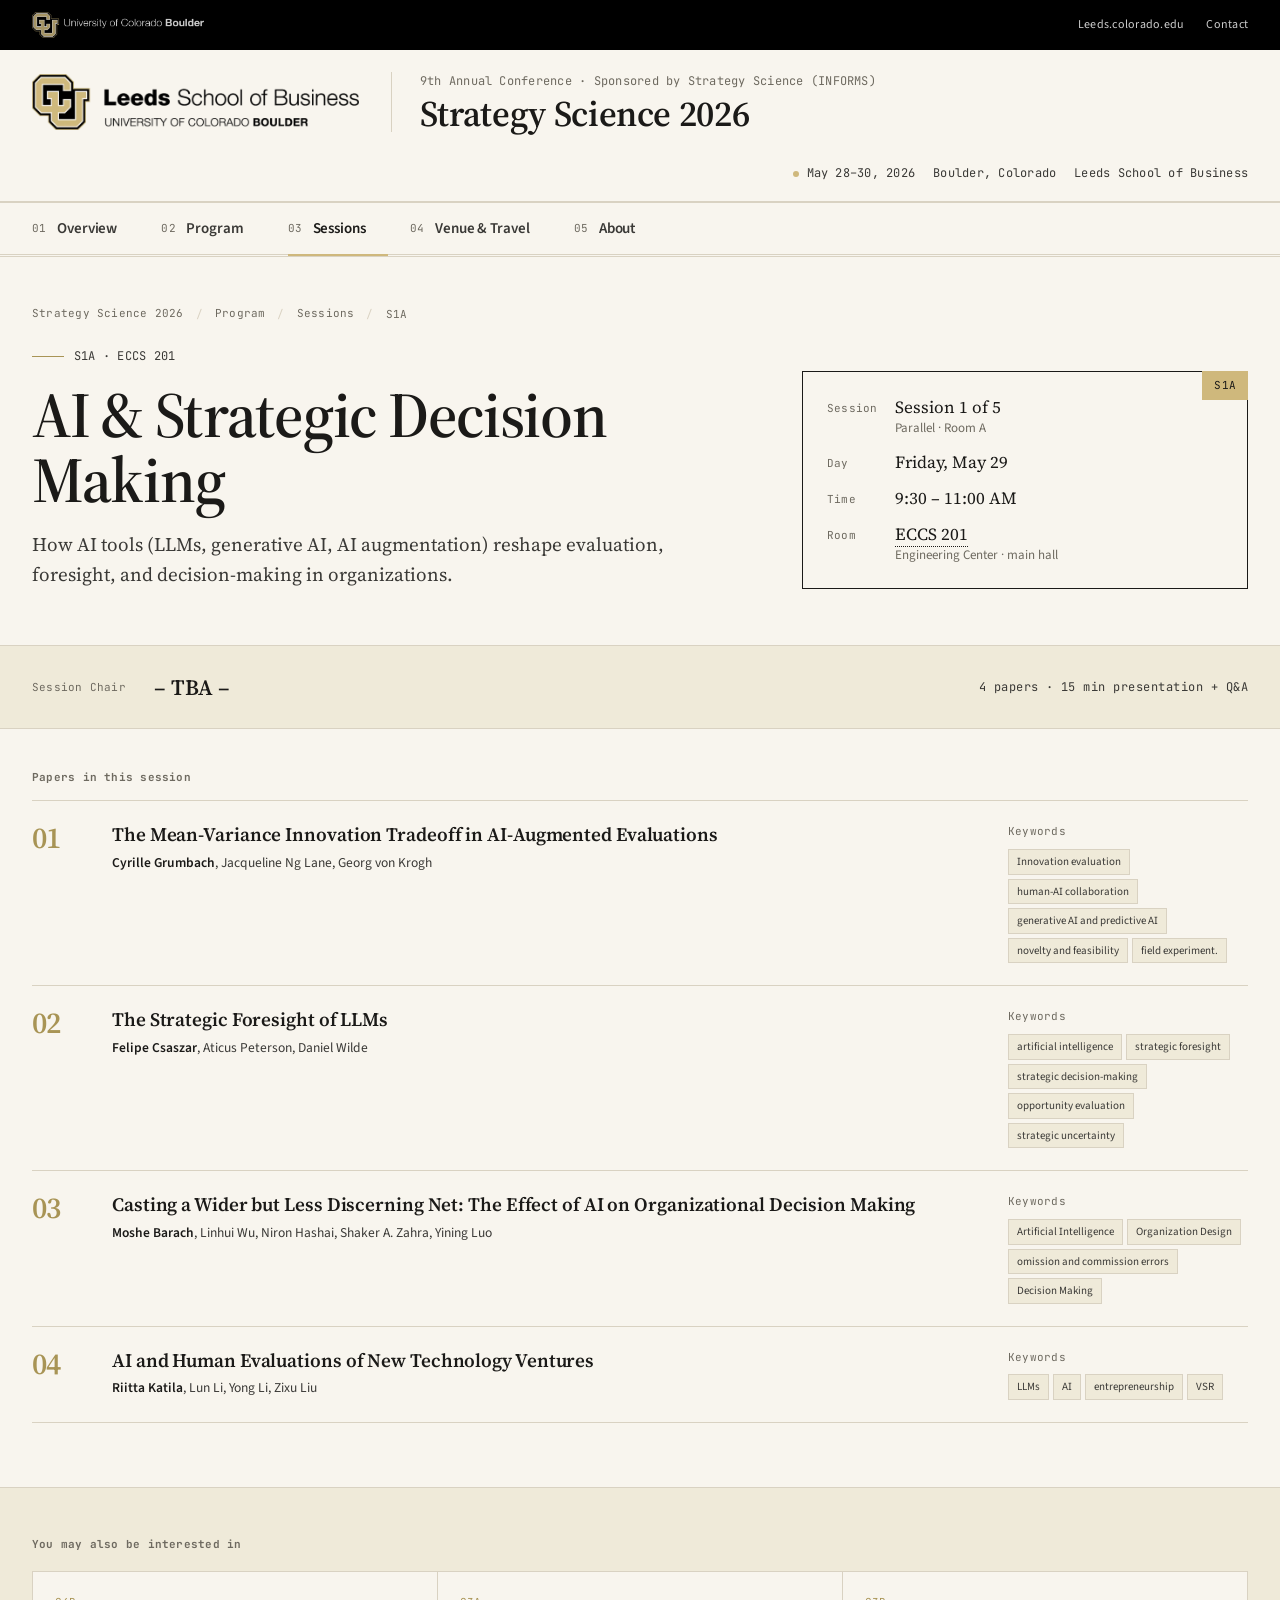
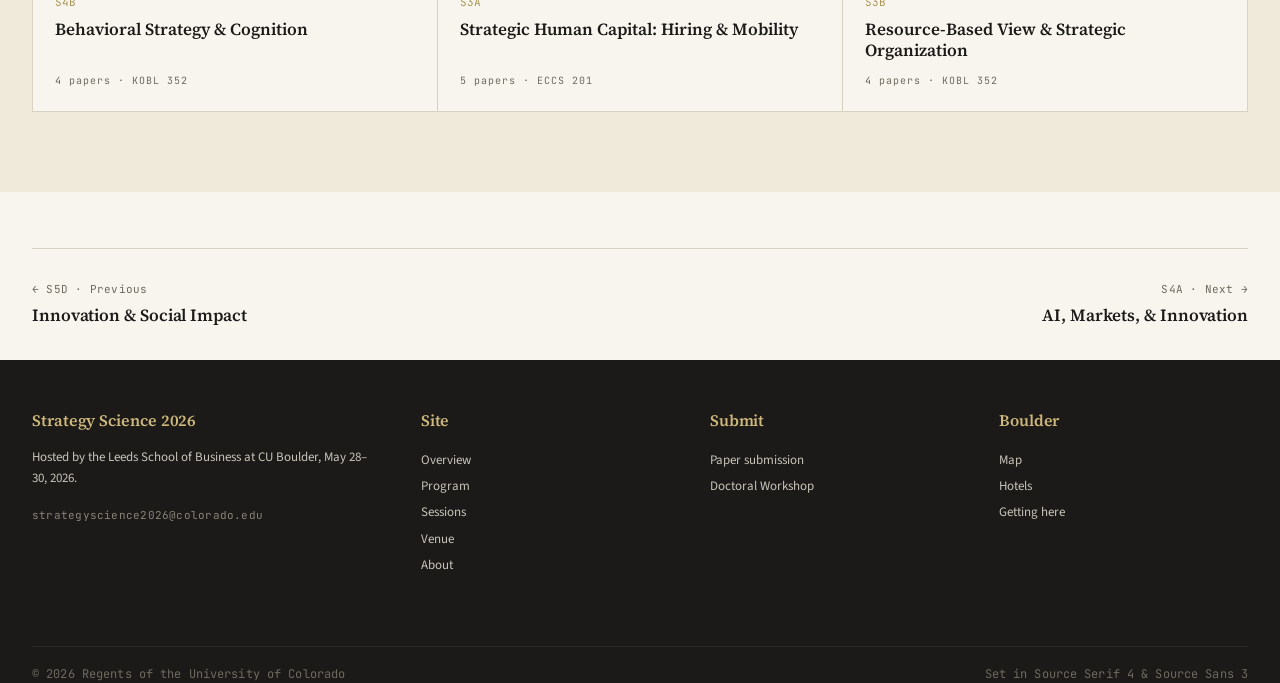
<file: session.html>
<!DOCTYPE html>
<html lang="en">
<head>
<meta charset="UTF-8" />
<meta name="viewport" content="width=device-width, initial-scale=1.0" />
<title id="pgTitle">Session – Strategy Science 2026</title>
<link rel="preconnect" href="https://fonts.googleapis.com" />
<link rel="preconnect" href="https://fonts.gstatic.com" crossorigin />
<link href="https://fonts.googleapis.com/css2?family=Source+Serif+4:opsz,wght@8..60,400;8..60,500;8..60,600;8..60,700&family=Source+Sans+3:wght@400;500;600;700&family=JetBrains+Mono:wght@400;500&display=swap" rel="stylesheet" />
<link rel="stylesheet" href="assets/site.css" />
<style>
  .session-head {
    border-bottom: 1px solid var(--rule);
    padding: 48px 0 56px;
  }
  .crumbs {
    font-family: var(--mono); font-size: 11px; letter-spacing: 0.02em; color: var(--ink-3);
    display: flex; gap: 12px; align-items: center;
  }
  .crumbs a { color: var(--ink-3); border-bottom: 1px dotted transparent; }
  .crumbs a:hover { color: var(--ink); border-bottom-color: var(--gold-deep); }
  .crumbs .sep { color: var(--rule); }

  .session-head .grid {
    display: grid; grid-template-columns: 1.6fr 1fr; gap: 56px; align-items: end;
    margin-top: 24px;
  }
  @media (max-width: 920px) { .session-head .grid { grid-template-columns: 1fr; gap: 28px; } }
  .session-head h2 {
    font-family: var(--serif); font-weight: 600; font-size: clamp(36px, 5vw, 64px);
    line-height: 1.02; letter-spacing: -0.02em; margin: 16px 0 0;
  }
  .session-head .lede {
    font-family: var(--serif); font-size: 19px; line-height: 1.55; color: var(--ink-2);
    margin: 18px 0 0;
  }
  .infocard {
    border: 1px solid var(--ink); padding: 24px; background: var(--paper); position: relative;
  }
  .infocard .pill {
    position: absolute; top: -1px; right: -1px; background: var(--gold); color: var(--ink);
    padding: 6px 12px; font-family: var(--mono); font-size: 11px; letter-spacing: 0.02em;
  }
  .infocard dl { margin: 0; display: grid; grid-template-columns: max-content 1fr; column-gap: 18px; row-gap: 14px; }
  .infocard dt { font-family: var(--mono); font-size: 11px; letter-spacing: 0.02em; color: var(--ink-3); padding-top: 4px; }
  .infocard dd { margin: 0; font-family: var(--serif); font-size: 17px; line-height: 1.3; }
  .infocard dd small { display:block; font-family: var(--sans); font-size: 13px; color: var(--ink-3); margin-top: 2px; }

  /* Chair */
  .chair-strip {
    background: var(--paper-2);
    border-bottom: 1px solid var(--rule);
    padding: 24px 0;
  }
  .chair-strip .row {
    display: flex; gap: 28px; align-items: center; flex-wrap: wrap;
  }
  .chair-strip .lbl { font-family: var(--mono); font-size: 11px; letter-spacing: 0.02em; color: var(--ink-3); }
  .chair-strip .nm { font-family: var(--serif); font-size: 22px; font-weight: 600; }
  .chair-strip .where { font-family: var(--mono); font-size: 12px; color: var(--ink-2); letter-spacing: .04em; margin-left: auto; }

  /* Papers */
  .papers {
    padding: 40px 0 64px;
  }
  .papers h3 {
    font-family: var(--mono); font-size: 11px; letter-spacing: 0.02em; color: var(--ink-3);
    margin: 0 0 14px;
  }
  .paper {
    border-top: 1px solid var(--rule);
    padding: 22px 0;
    display: grid;
    grid-template-columns: 56px minmax(0, 1fr) minmax(0, 240px);
    gap: 24px;
    align-items: start;
  }
  .paper > div { min-width: 0; }
  .paper .ti, .paper .au { overflow-wrap: anywhere; word-break: normal; }
  @media (max-width: 1000px) { .paper { grid-template-columns: 56px minmax(0, 1fr); gap: 18px; } .paper .meta { grid-column: 2; } }
  @media (max-width: 600px) { .paper { grid-template-columns: 1fr; gap: 8px; } .paper .meta { grid-column: 1; } }
  .paper:last-of-type { border-bottom: 1px solid var(--rule); }
  .paper .num {
    font-family: var(--serif); font-weight: 600; font-size: 30px; color: var(--gold-deep);
    letter-spacing: -0.02em; line-height: 1;
  }
  .paper .num small { display:block; font-family: var(--mono); font-size: 10px; color: var(--ink-3); margin-top: 4px; letter-spacing: 0.02em; font-weight: 400; }
  .paper .ti {
    font-family: var(--serif); font-weight: 600; font-size: 19px; line-height: 1.22; letter-spacing: -0.005em; text-wrap: pretty;
  }
  .paper .au {
    margin-top: 6px; font-size: 13.5px; color: var(--ink-2); line-height: 1.45;
  }
  .paper .au b { color: var(--ink); font-weight: 600; }
  .paper .meta {
    font-family: var(--mono); font-size: 11px; color: var(--ink-3); letter-spacing: 0.04em; line-height: 1.6;
  }
  .paper .meta .lab { font-size: 11px; letter-spacing: 0.02em; color: var(--ink-3); display: block; margin-bottom: 4px; }
  .paper .meta .kw {
    margin-top: 8px;
    display: flex; flex-wrap: wrap; gap: 4px;
  }
  .paper .meta .kw span {
    font-family: var(--sans); font-size: 11px; padding: 3px 8px; background: var(--paper-2); color: var(--ink-2);
    border: 1px solid var(--rule);
    text-transform: none; letter-spacing: 0;
  }

  /* Related */
  .related {
    padding: 48px 0 80px;
    border-top: 1px solid var(--rule);
    background: var(--paper-2);
  }
  .related h3 {
    font-family: var(--mono); font-size: 11px; letter-spacing: 0.02em; color: var(--ink-3);
    margin: 0 0 18px;
  }
  .rel-grid {
    display: grid; grid-template-columns: repeat(3, 1fr); gap: 0;
    border-top: 1px solid var(--rule); border-left: 1px solid var(--rule);
  }
  @media (max-width: 800px) { .rel-grid { grid-template-columns: 1fr; } }
  .rel-card {
    border-right: 1px solid var(--rule);
    border-bottom: 1px solid var(--rule);
    padding: 22px;
    display: flex; flex-direction: column; gap: 8px; min-height: 140px;
    background: var(--paper);
  }
  .rel-card:hover { background: #F1ECDD; }
  .rel-card .id { font-family: var(--mono); font-size: 11px; color: var(--gold-deep); letter-spacing: 0.02em; }
  .rel-card .ti { font-family: var(--serif); font-weight: 600; font-size: 17px; line-height: 1.22; }
  .rel-card .ct { font-family: var(--mono); font-size: 10px; color: var(--ink-3); margin-top: auto; letter-spacing: .1em; }

  .nav-prev-next {
    display: flex; justify-content: space-between; padding: 32px 0; border-top: 1px solid var(--rule); margin-top: 56px;
  }
  .nav-prev-next a {
    display: flex; flex-direction: column; gap: 4px;
    font-family: var(--mono); font-size: 11px; letter-spacing: 0.02em; color: var(--ink-3);
  }
  .nav-prev-next a .ti { font-family: var(--serif); font-size: 17px; color: var(--ink); text-transform: none; letter-spacing: -0.005em; font-weight: 600; }
  .nav-prev-next a:hover .ti { color: var(--gold-deep); }
  .nav-prev-next a.next { text-align: right; }

  @media print {
    .related, .nav-prev-next, .infocard { break-inside: avoid; }
    .paper { break-inside: avoid; }
  }
</style>
</head>
<body>

<div class="cu-bar"><div class="row"><div class="brand"><a href="https://www.colorado.edu/" target="_blank" rel="noopener" class="cu-logo"><img src="assets/cu-boulder-lockup-rev.png" alt="University of Colorado Boulder" /></a></div><nav><a href="https://www.colorado.edu/business/" target="_blank" rel="noopener">Leeds.colorado.edu</a><a href="mailto:strategyscience2026@colorado.edu">Contact</a></nav></div></div>
<header class="site-header">
  <div class="row">
    <a href="https://www.colorado.edu/business/" target="_blank" rel="noopener" class="leeds-mark"><img src="assets/leeds-lockup.png" alt="Leeds School of Business – University of Colorado Boulder" /></a>
    <div class="lockup"><div class="eyebrow">9th Annual Conference · Sponsored by Strategy Science (INFORMS)</div><h1><a href="index.html">Strategy Science 2026</a></h1></div><div class="meta"><span><span class="dot"></span> May 28–30, 2026</span><span>Boulder, Colorado</span><span>Leeds School of Business</span></div></div></header>
<nav class="primary-nav"><div class="row"><a href="index.html"><span class="num">01</span> Overview</a><a href="program.html"><span class="num">02</span> Program</a><a href="sessions.html" aria-current="page"><span class="num">03</span> Sessions</a><a href="venue.html"><span class="num">04</span> Venue &amp; Travel</a><a href="about.html"><span class="num">05</span> About</a></div></nav>

<section class="session-head">
  <div class="container">
    <div class="crumbs">
      <a href="index.html">Strategy Science 2026</a>
      <span class="sep">/</span>
      <a href="program.html">Program</a>
      <span class="sep">/</span>
      <a href="sessions.html">Sessions</a>
      <span class="sep">/</span>
      <span id="crumbId">–</span>
    </div>
    <div class="grid">
      <div>
        <div class="kicker" id="kicker">Theme</div>
        <h2 id="theme">Loading…</h2>
        <p class="lede" id="desc"></p>
      </div>
      <aside class="infocard">
        <div class="pill" id="pill">S–</div>
        <dl>
          <dt>Session</dt>
          <dd id="sessLine">–</dd>
          <dt>Day</dt>
          <dd id="dayLine">–</dd>
          <dt>Time</dt>
          <dd id="timeLine">–</dd>
          <dt>Room</dt>
          <dd id="roomLine">–</dd>
        </dl>
      </aside>
    </div>
  </div>
</section>

<div class="chair-strip">
  <div class="container">
    <div class="row">
      <span class="lbl">Session Chair</span>
      <span class="nm" id="chair">– TBA –</span>
      <span class="where" id="paperCount">– papers</span>
    </div>
  </div>
</div>

<section class="papers">
  <div class="container">
    <h3>Papers in this session</h3>
    <div id="papers"></div>
  </div>
</section>

<section class="related">
  <div class="container">
    <h3>You may also be interested in</h3>
    <div class="rel-grid" id="related"></div>
  </div>
</section>

<div class="container">
  <div class="nav-prev-next" id="prevNext"></div>
</div>

<footer class="site-footer">
  <div class="row">
    <div><h4>Strategy Science 2026</h4><p style="margin:0;line-height:1.6;color:#C8C4BA;font-size:13px;">Hosted by the Leeds School of Business at CU Boulder, May 28–30, 2026.</p><p style="margin:18px 0 0;font-family:var(--mono);font-size:11px;letter-spacing: 0.02em;color:#888377;">strategyscience2026@colorado.edu</p></div>
    <div><h4>Site</h4><a href="index.html">Overview</a><a href="program.html">Program</a><a href="sessions.html">Sessions</a><a href="venue.html">Venue</a><a href="about.html">About</a></div>
    <div><h4>Submit</h4><a href="https://leeds.qualtrics.com/jfe/form/SV_2to934N37sCU7pc" target="_blank" rel="noopener">Paper submission</a><a href="https://leeds.qualtrics.com/jfe/form/SV_8ui891OL9bMyaFM" target="_blank" rel="noopener">Doctoral Workshop</a></div>
    <div><h4>Boulder</h4><a href="https://maps.app.goo.gl/HCq3mvZSEbhsxrTs7" target="_blank" rel="noopener">Map</a><a href="venue.html#hotels">Hotels</a><a href="venue.html#travel">Getting here</a></div>
  </div>
  <div class="container"><div class="credit"><span>© 2026 Regents of the University of Colorado</span><span>Set in Source Serif 4 &amp; Source Sans 3</span></div></div>
</footer>

<script>
const ROOMS = [
  { code: 'A', name: 'ECCS 201', sub: 'Engineering Center · main hall' },
  { code: 'B', name: 'KOBL 352', sub: 'Koelbel Building' },
  { code: 'C', name: 'KOBL 323', sub: 'Koelbel Building' },
  { code: 'D', name: 'KOBL 317', sub: 'Koelbel Building' }
];
const META = [
  {n:1, day:'Friday, May 29', time:'9:30 – 11:00 AM'},
  {n:2, day:'Friday, May 29', time:'2:00 – 3:30 PM'},
  {n:3, day:'Friday, May 29', time:'4:00 – 5:30 PM'},
  {n:4, day:'Saturday, May 30', time:'9:00 – 10:30 AM'},
  {n:5, day:'Saturday, May 30', time:'11:00 – 12:30 PM'}
];

// Session chairs – to be announced
const CHAIRS = {};

// Substitute presenters: paperID -> presenter name (matched against author list).
// The matching name in the author string is bolded; submitter is no longer bolded.
const SUBS = {
  'P034': 'Mingtao Xu',
  'P079': 'Daniel Sokol',
  'P091': 'Simeng Wang',
  'P153': 'Andy Wu',
  'P181': 'Shirley Tang',
  'P210': 'John Eklund',
  'P214': 'Yiru Wang',
  'P242': 'Benedikt Seigner'
};

function esc(s){return String(s||'').replace(/[&<>"]/g,c=>({'&':'&amp;','<':'&lt;','>':'&gt;','"':'&quot;'}[c]));}
function getParam(k){return new URLSearchParams(location.search).get(k);}

(async function init(){
  const r = await fetch('data/program.json');
  const d = await r.json();
  let id = (getParam('id')||'S01').toUpperCase();
  let s = d.sessions.find(x => x.id === id);
  if (!s) { s = d.sessions[0]; id = s.id; }
  const m = META[s.period-1];
  const room = ROOMS[s.track-1];
  const papers = d.papers[id] || [];
  const code = `S${s.period}${'ABCD'[s.track-1]}`;

  document.getElementById('pgTitle').textContent = `${s.theme} – Strategy Science 2026`;
  document.getElementById('crumbId').textContent = code;
  document.getElementById('kicker').textContent = `${code} · ${room.name}`;
  document.getElementById('theme').textContent = s.theme;
  document.getElementById('desc').textContent = s.description;
  document.getElementById('pill').textContent = code;
  document.getElementById('sessLine').innerHTML = `Session ${s.period} of 5 <small>Parallel · Room ${room.code}</small>`;
  document.getElementById('dayLine').innerHTML = `${m.day}`;
  document.getElementById('timeLine').innerHTML = `${m.time}`;
  document.getElementById('roomLine').innerHTML = `<a href="venue.html#rooms" style="border-bottom: 1px dotted;">${room.name}</a><small>${room.sub}</small>`;
  document.getElementById('chair').textContent = CHAIRS[id] || '– TBA –';
  const perPaper = papers.length >= 5 ? 12 : 15;
  document.getElementById('paperCount').textContent = `${papers.length} papers · ${perPaper} min presentation + Q&A`;

  // Papers
  document.getElementById('papers').innerHTML = papers.map((p,i)=>{
    const auths = (p.authors||'').split(/,\s*/);
    const inst = (p.institution||'').split(/;\s*/);
    const sub = SUBS[p.id];
    let auMarkup;
    if (sub) {
      // Substitute presenter: bold whichever author matches the substitute name
      const subKey = sub.toLowerCase();
      let matched = false;
      auMarkup = auths.map(a => {
        const cleaned = a.replace(/^D\.\s+/, ''); // strip "D. " from "D. Daniel Sokol"
        if (!matched && cleaned.toLowerCase().includes(subKey)) {
          matched = true;
          return `<b>${esc(cleaned)}</b>`;
        }
        return esc(cleaned);
      }).join(', ');
      // If no match found in the author list, append the presenter
      if (!matched) auMarkup += `, <b>${esc(sub)}</b>`;
    } else {
      // Default: bold first (presenting) author
      auMarkup = auths.map((a,idx)=> idx===0 ? `<b>${esc(a)}</b>` : esc(a)).join(', ');
    }
    const kws = (p.keywords||'').split(/[;,]\s*/).filter(Boolean).slice(0,5);
    return `<div class="paper" id="${p.id}">
      <div class="num">${String(i+1).padStart(2,'0')}</div>
      <div>
        <div class="ti">${esc(p.title)}</div>
        <div class="au">${auMarkup}</div>
      </div>
      <div class="meta">
        <span class="lab">Keywords</span>
        <div class="kw">${kws.map(k=>`<span>${esc(k)}</span>`).join('')}</div>
      </div>
    </div>`;
  }).join('');

  // Related – same theme bucket via shared keyword overlap
  const others = d.sessions.filter(x => x.id !== id);
  const sBag = (s.theme + ' ' + s.description).toLowerCase().split(/\W+/);
  function score(o){
    const bag = (o.theme + ' ' + o.description).toLowerCase().split(/\W+/);
    return bag.filter(w => w.length>4 && sBag.includes(w)).length;
  }
  const rel = others.map(o=>({o, sc: score(o)})).sort((a,b)=>b.sc-a.sc).slice(0,3).map(x=>x.o);
  document.getElementById('related').innerHTML = rel.map(o=>{
    const oc = `S${o.period}${'ABCD'[o.track-1]}`;
    return `<a class="rel-card" href="session.html?id=${o.id}">
      <div class="id">${oc}</div>
      <div class="ti">${esc(o.theme)}</div>
      <div class="ct">${o.paperCount} papers · ${ROOMS[o.track-1].name}</div>
    </a>`;
  }).join('');

  // Prev / next
  const sorted = d.sessions.slice().sort((a,b)=> a.id.localeCompare(b.id));
  const ix = sorted.findIndex(x=>x.id===id);
  const prev = sorted[(ix-1+sorted.length)%sorted.length];
  const next = sorted[(ix+1)%sorted.length];
  document.getElementById('prevNext').innerHTML = `
    <a href="session.html?id=${prev.id}"><span>← S${prev.period}${'ABCD'[prev.track-1]} · Previous</span><span class="ti">${esc(prev.theme)}</span></a>
    <a class="next" href="session.html?id=${next.id}"><span>S${next.period}${'ABCD'[next.track-1]} · Next →</span><span class="ti">${esc(next.theme)}</span></a>
  `;
})();
</script>
</body>
</html>
</file>
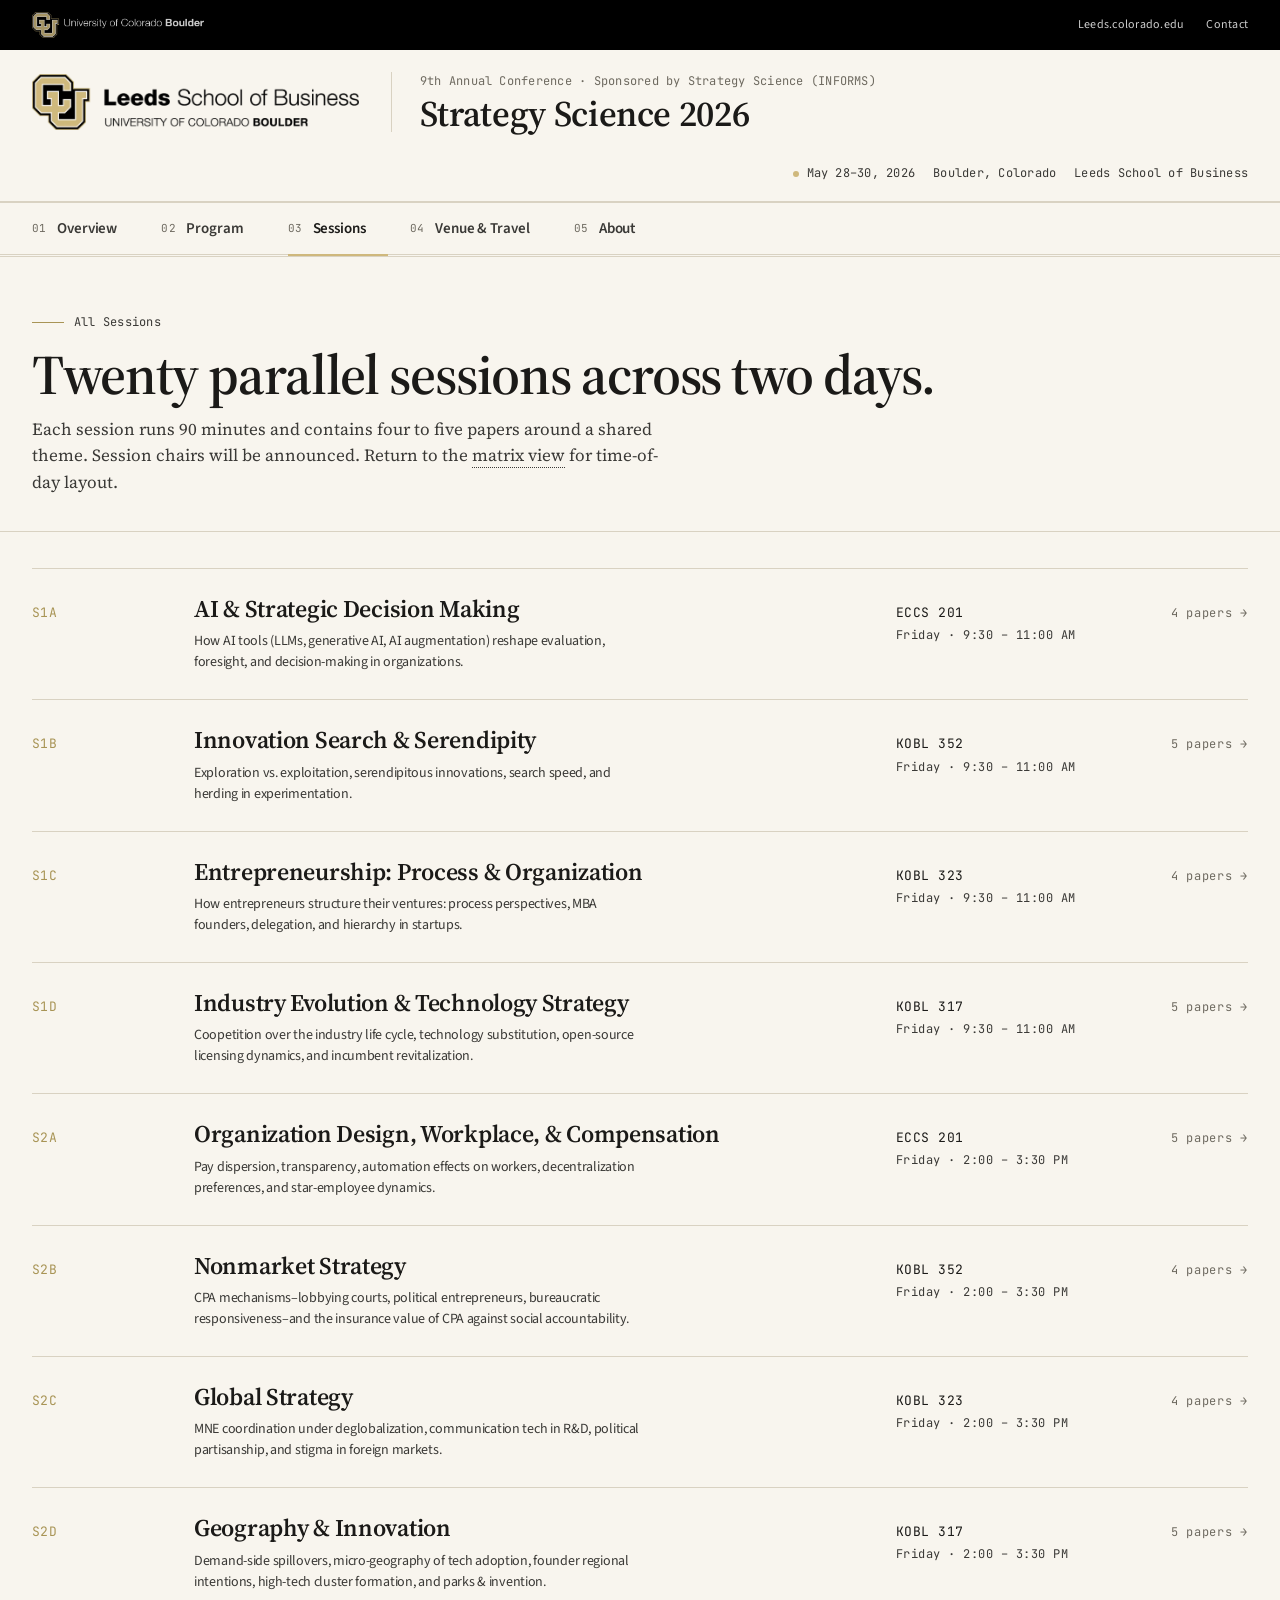
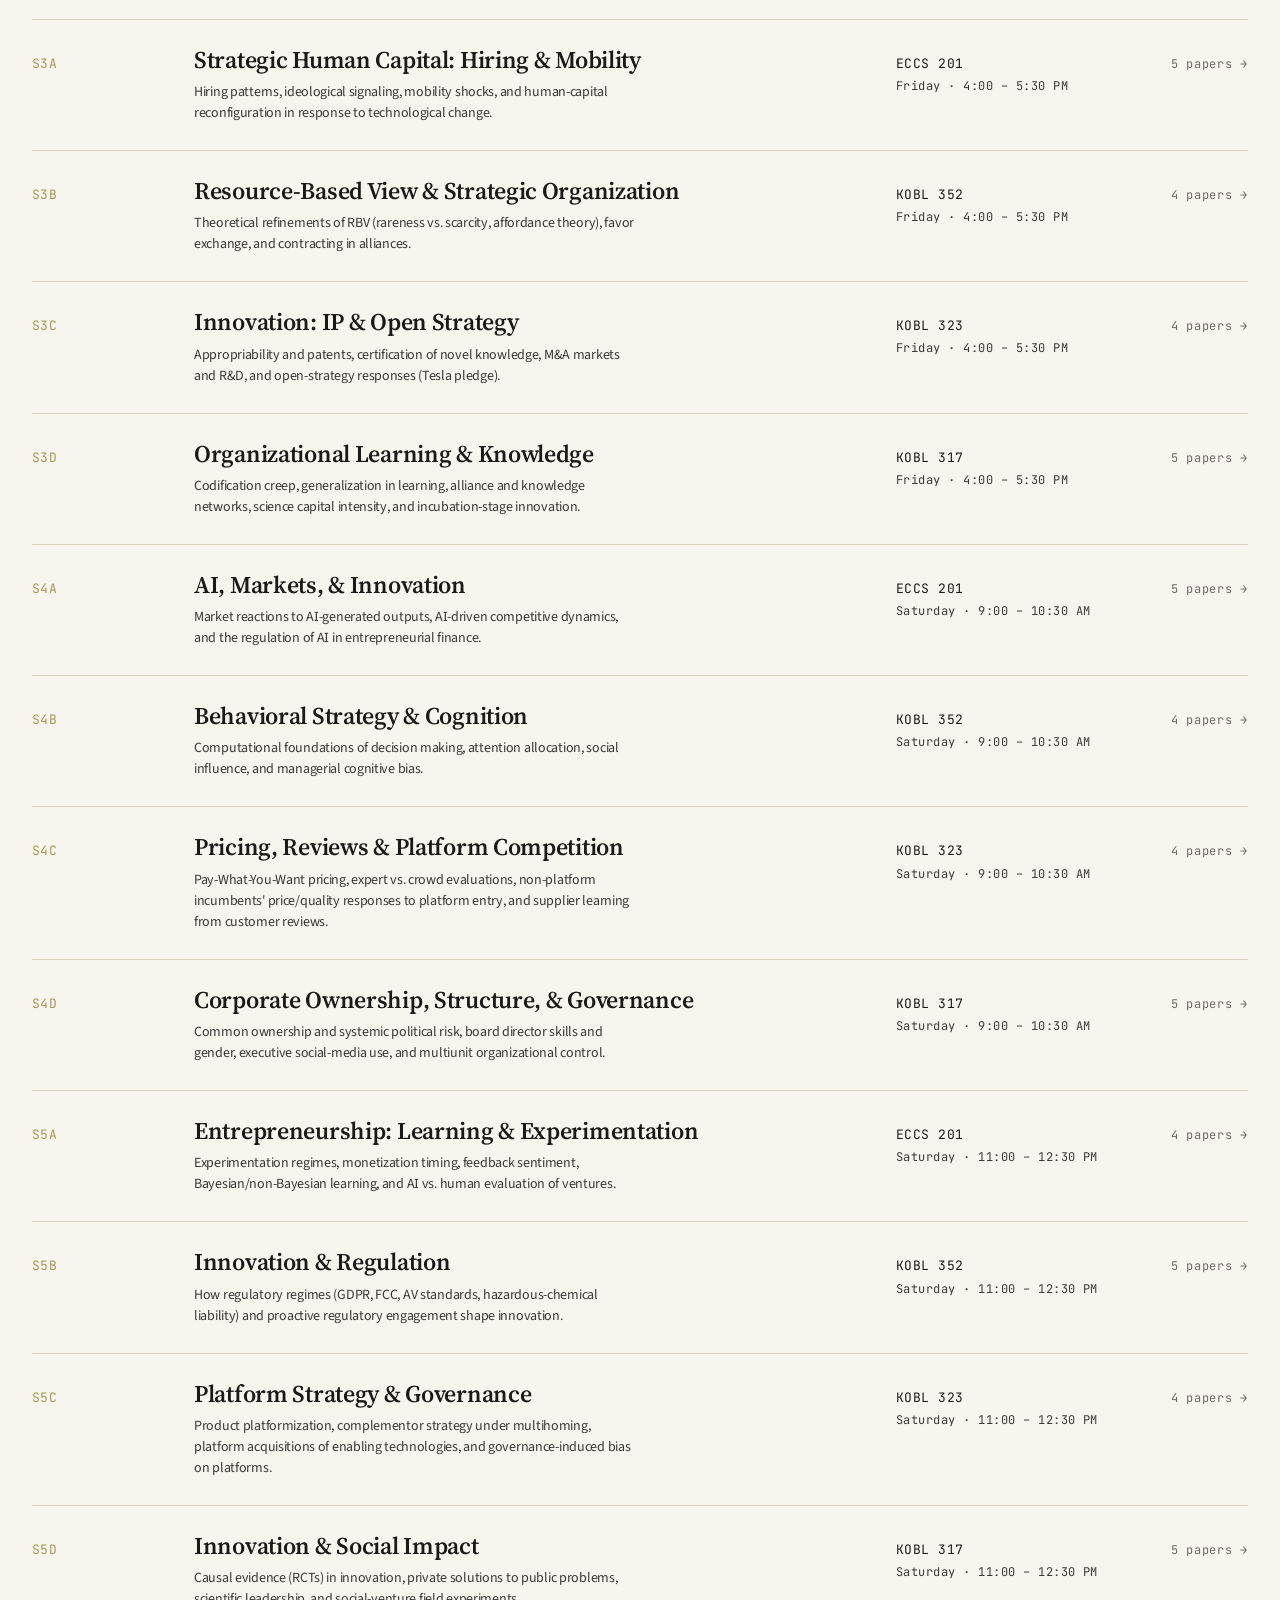
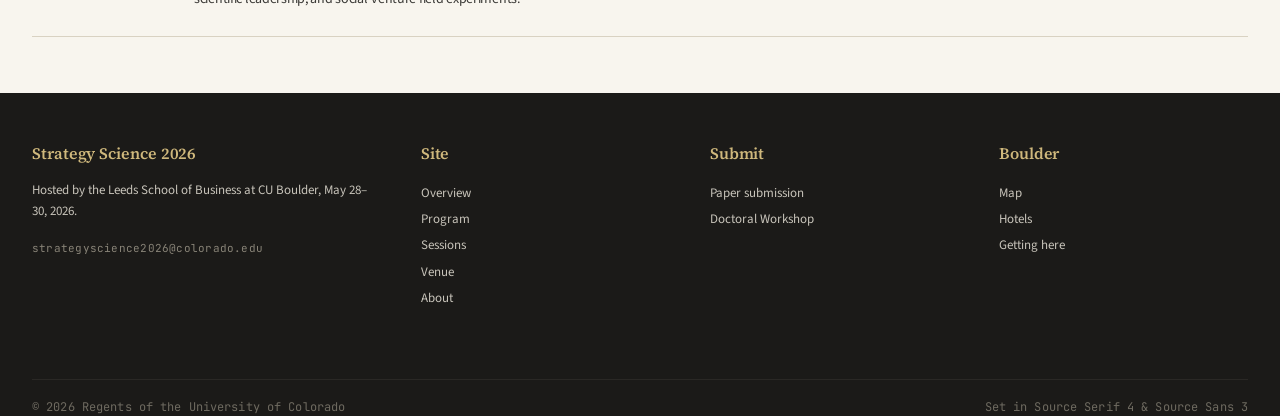
<file: sessions.html>
<!DOCTYPE html>
<html lang="en">
<head>
<meta charset="UTF-8" />
<meta name="viewport" content="width=device-width, initial-scale=1.0" />
<title>Sessions – Strategy Science 2026</title>
<link rel="preconnect" href="https://fonts.googleapis.com" />
<link rel="preconnect" href="https://fonts.gstatic.com" crossorigin />
<link href="https://fonts.googleapis.com/css2?family=Source+Serif+4:opsz,wght@8..60,400;8..60,500;8..60,600;8..60,700;8..60,400&family=Source+Sans+3:wght@400;500;600;700&family=JetBrains+Mono:wght@400;500&display=swap" rel="stylesheet" />
<link rel="stylesheet" href="assets/site.css" />
<style>
  .sx-head { padding: 56px 0 36px; border-bottom: 1px solid var(--rule); }
  .sx-head h2 { font-family: var(--serif); font-weight: 600; font-size: clamp(36px, 4.5vw, 56px); line-height: 1.04; letter-spacing: -0.02em; margin: 14px 0 12px; }
  .sx-head p { font-family: var(--serif); font-size: 17px; color: var(--ink-2); max-width: 70ch; margin: 0; }
  .ses-list {
    border-top: 1px solid var(--rule);
    margin: 36px 0 56px;
  }
  .ses-row {
    display: grid;
    grid-template-columns: 130px 1fr 240px 80px;
    gap: 32px;
    padding: 26px 0;
    border-bottom: 1px solid var(--rule);
    align-items: baseline;
    transition: background .12s ease;
  }
  .ses-row:hover { background: #F1ECDD; }
  .ses-row .id {
    font-family: var(--mono); font-size: 13px; color: var(--gold-deep); letter-spacing: 0.02em;
  }
  .ses-row .id .lo { display:block; color:var(--ink-3); font-size:11px; margin-top:6px; letter-spacing: 0.02em; }
  .ses-row .ti { font-family: var(--serif); font-weight: 600; font-size: 24px; line-height: 1.18; letter-spacing: -0.012em; }
  .ses-row .ti a:hover { color: var(--gold-deep); }
  .ses-row .ti .desc { display: block; font-family: var(--sans); font-weight: 400; font-size: 14px; color: var(--ink-2); line-height: 1.5; margin-top: 8px; max-width: 64ch; }
  .ses-row .where {
    font-family: var(--mono); font-size: 12px; color: var(--ink-2); letter-spacing: .04em;
  }
  .ses-row .where .b { color: var(--ink); display: block; margin-bottom: 3px; font-size: 13px; }
  .ses-row .ct { font-family: var(--mono); font-size: 12px; color: var(--ink-3); text-align: right; letter-spacing: .06em; }
  @media (max-width: 800px) {
    .ses-row { grid-template-columns: 1fr; gap: 6px; }
    .ses-row .where, .ses-row .ct { text-align: left; }
  }
</style>
</head>
<body>

<div class="cu-bar"><div class="row"><div class="brand"><a href="https://www.colorado.edu/" target="_blank" rel="noopener" class="cu-logo"><img src="assets/cu-boulder-lockup-rev.png" alt="University of Colorado Boulder" /></a></div><nav><a href="https://www.colorado.edu/business/" target="_blank" rel="noopener">Leeds.colorado.edu</a><a href="mailto:strategyscience2026@colorado.edu">Contact</a></nav></div></div>
<header class="site-header">
  <div class="row">
    <a href="https://www.colorado.edu/business/" target="_blank" rel="noopener" class="leeds-mark"><img src="assets/leeds-lockup.png" alt="Leeds School of Business – University of Colorado Boulder" /></a>
    <div class="lockup"><div class="eyebrow">9th Annual Conference · Sponsored by Strategy Science (INFORMS)</div><h1><a href="index.html">Strategy Science 2026</a></h1></div><div class="meta"><span><span class="dot"></span> May 28–30, 2026</span><span>Boulder, Colorado</span><span>Leeds School of Business</span></div></div></header>
<nav class="primary-nav"><div class="row"><a href="index.html"><span class="num">01</span> Overview</a><a href="program.html"><span class="num">02</span> Program</a><a href="sessions.html" aria-current="page"><span class="num">03</span> Sessions</a><a href="venue.html"><span class="num">04</span> Venue &amp; Travel</a><a href="about.html"><span class="num">05</span> About</a></div></nav>

<section class="sx-head">
  <div class="container">
    <div class="kicker">All Sessions</div>
    <h2>Twenty parallel sessions across two days.</h2>
    <p>Each session runs 90 minutes and contains four to five papers around a shared theme. Session chairs will be announced. Return to the <a href="program.html" style="border-bottom:1px dotted;">matrix view</a> for time-of-day layout.</p>
  </div>
</section>

<section class="container">
  <div class="ses-list" id="sesList"></div>
</section>

<footer class="site-footer">
  <div class="row">
    <div><h4>Strategy Science 2026</h4><p style="margin:0;line-height:1.6;color:#C8C4BA;font-size:13px;">Hosted by the Leeds School of Business at CU Boulder, May 28–30, 2026.</p><p style="margin:18px 0 0;font-family:var(--mono);font-size:11px;letter-spacing: 0.02em;color:#888377;">strategyscience2026@colorado.edu</p></div>
    <div><h4>Site</h4><a href="index.html">Overview</a><a href="program.html">Program</a><a href="sessions.html">Sessions</a><a href="venue.html">Venue</a><a href="about.html">About</a></div>
    <div><h4>Submit</h4><a href="https://leeds.qualtrics.com/jfe/form/SV_2to934N37sCU7pc" target="_blank" rel="noopener">Paper submission</a><a href="https://leeds.qualtrics.com/jfe/form/SV_8ui891OL9bMyaFM" target="_blank" rel="noopener">Doctoral Workshop</a></div>
    <div><h4>Boulder</h4><a href="https://maps.app.goo.gl/HCq3mvZSEbhsxrTs7" target="_blank" rel="noopener">Map</a><a href="venue.html#hotels">Hotels</a><a href="venue.html#travel">Getting here</a></div>
  </div>
  <div class="container"><div class="credit"><span>© 2026 Regents of the University of Colorado</span><span>Set in Source Serif 4 &amp; Source Sans 3</span></div></div>
</footer>

<script>
const ROOMS = ['ECCS 201', 'KOBL 352', 'KOBL 323', 'KOBL 317'];
const META = [
  {n:1, day:'Friday', time:'9:30 – 11:00 AM'},
  {n:2, day:'Friday', time:'2:00 – 3:30 PM'},
  {n:3, day:'Friday', time:'4:00 – 5:30 PM'},
  {n:4, day:'Saturday', time:'9:00 – 10:30 AM'},
  {n:5, day:'Saturday', time:'11:00 – 12:30 PM'}
];
function esc(s){return String(s||'').replace(/[&<>"]/g,c=>({'&':'&amp;','<':'&lt;','>':'&gt;','"':'&quot;'}[c]));}
fetch('data/program.json').then(r=>r.json()).then(d=>{
  const list = d.sessions.slice().sort((a,b)=> a.period - b.period || a.track - b.track);
  document.getElementById('sesList').innerHTML = list.map(s=>{
    const m = META[s.period-1];
    return `<a class="ses-row" href="session.html?id=${s.id}">
      <div class="id">S${s.period}${'ABCD'[s.track-1]}</div>
      <div class="ti">${esc(s.theme)}<span class="desc">${esc(s.description)}</span></div>
      <div class="where"><span class="b">${ROOMS[s.track-1]}</span>${m.day} · ${m.time}</div>
      <div class="ct">${s.paperCount} papers →</div>
    </a>`;
  }).join('');
});
</script>
</body>
</html>
</file>
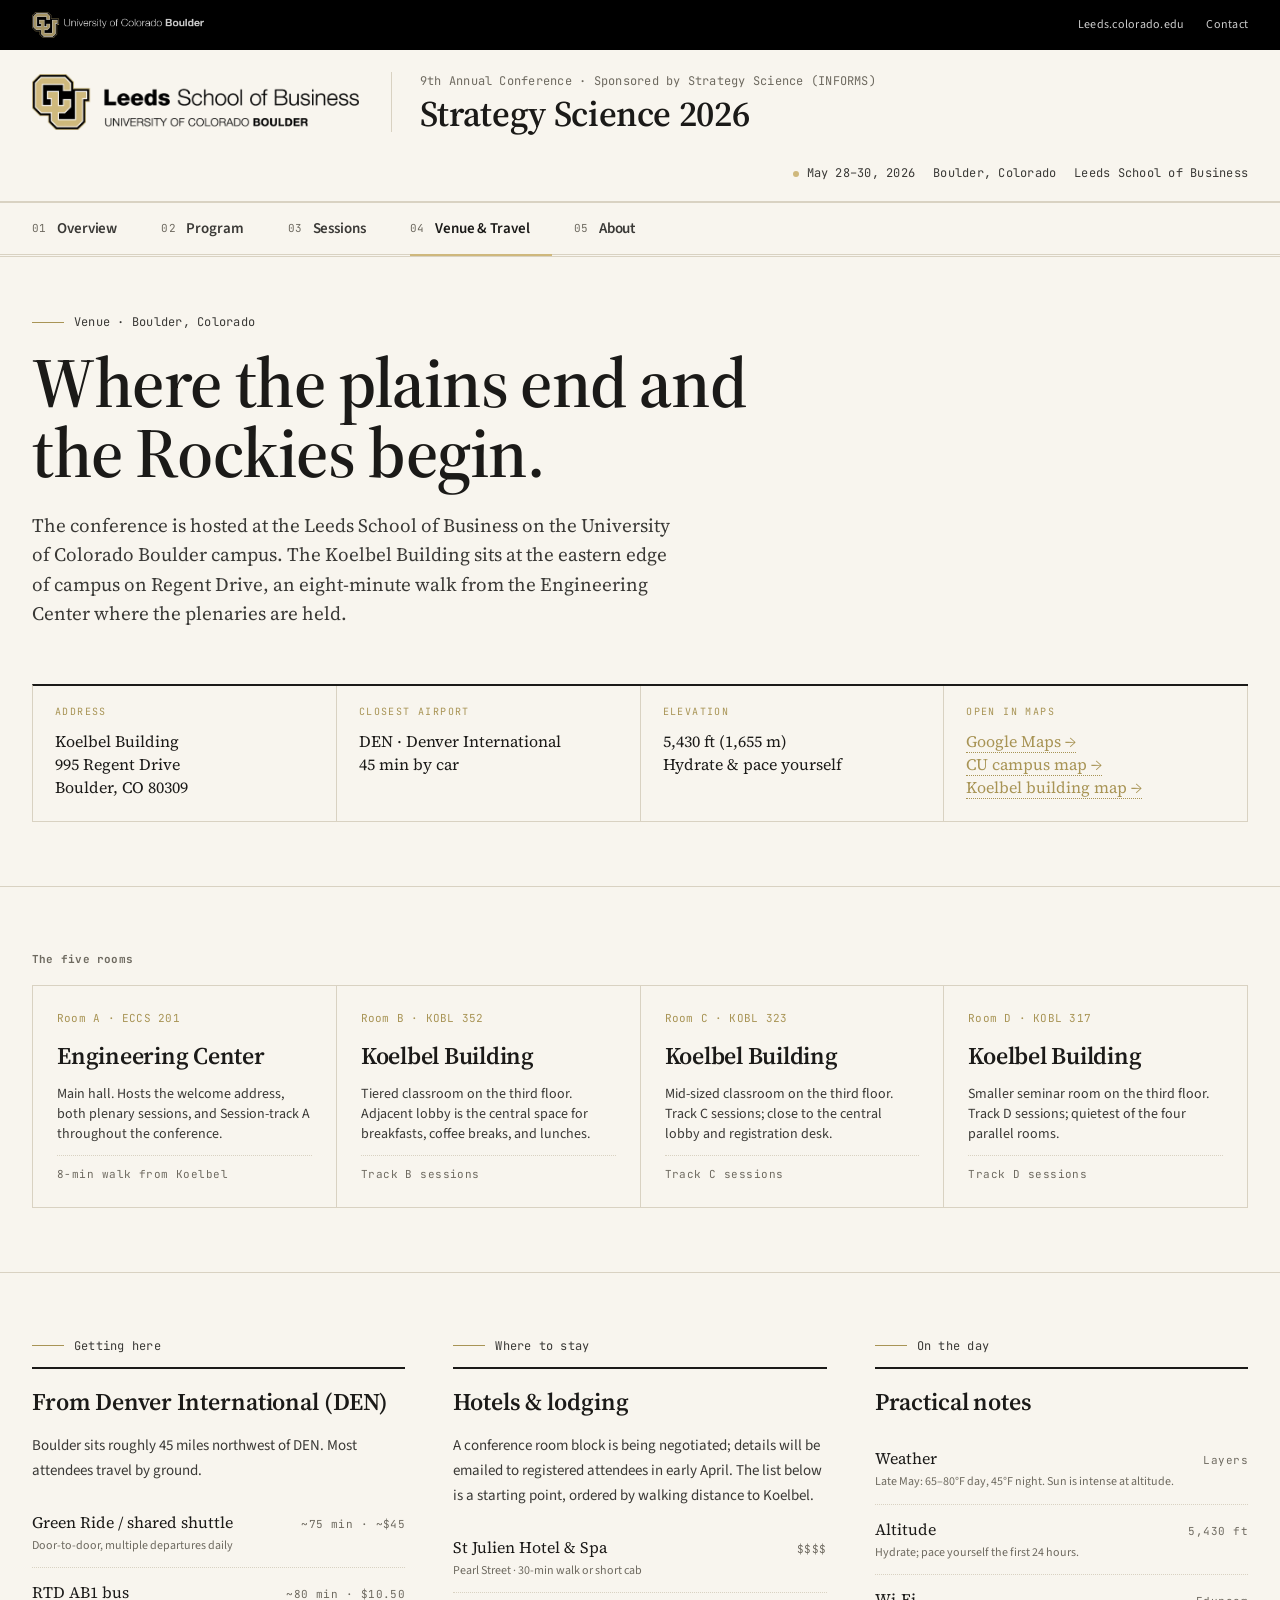
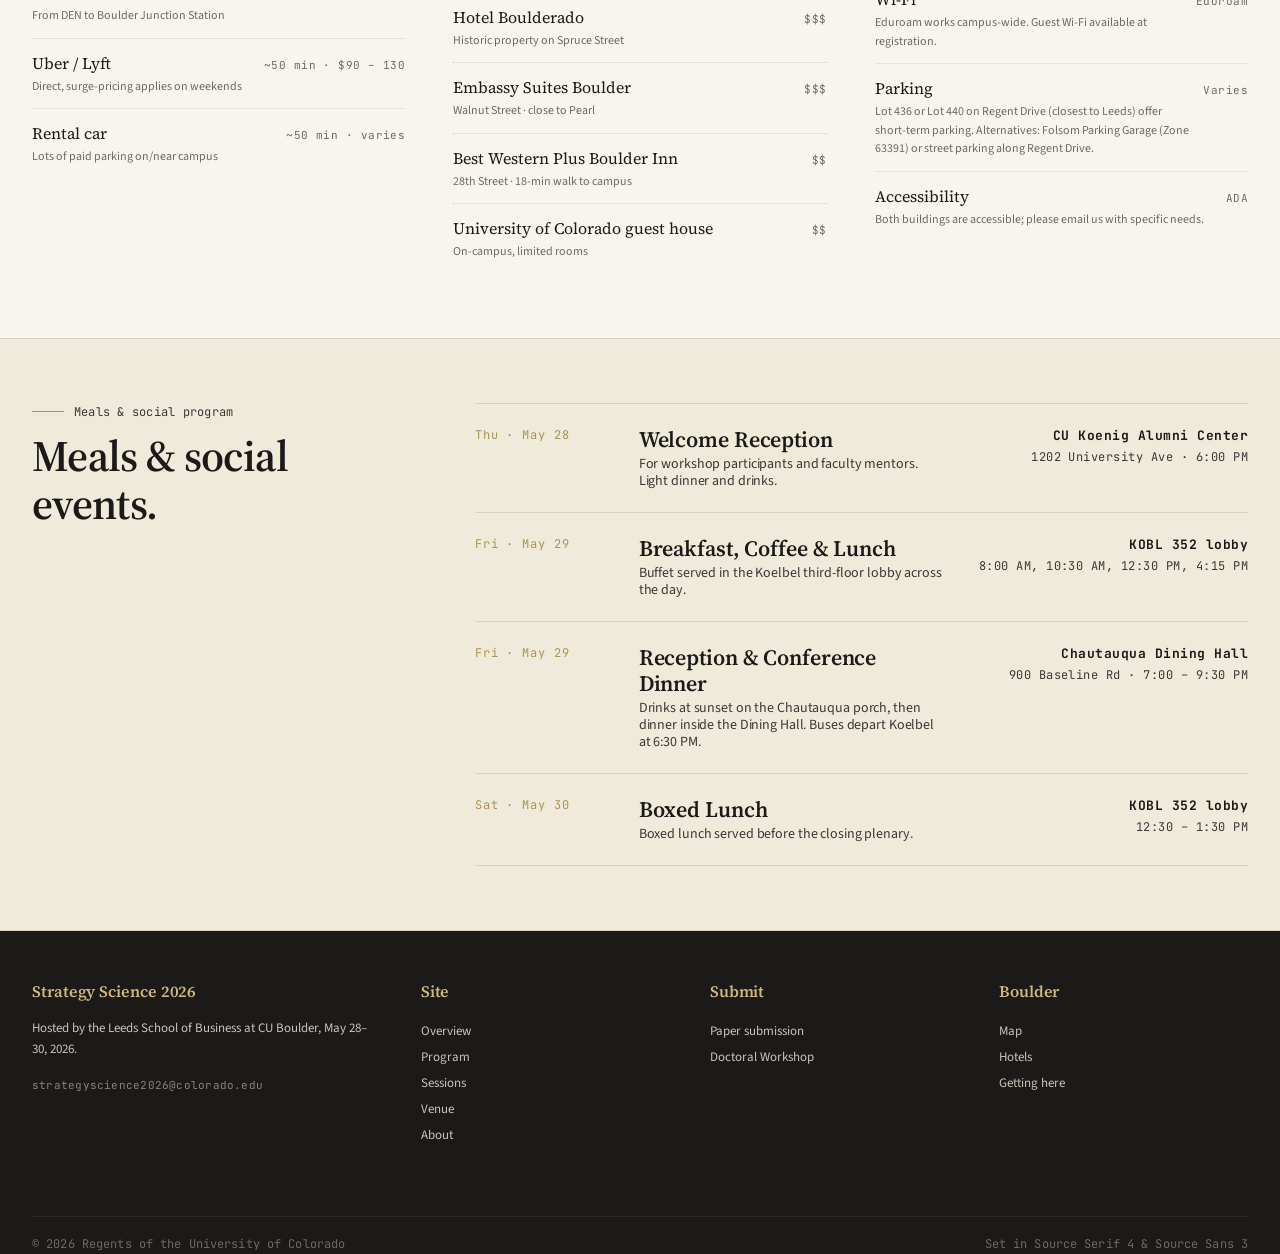
<file: venue.html>
<!DOCTYPE html>
<html lang="en">
<head>
<meta charset="UTF-8" />
<meta name="viewport" content="width=device-width, initial-scale=1.0" />
<title>Venue &amp; Travel – Strategy Science 2026</title>
<link rel="preconnect" href="https://fonts.googleapis.com" />
<link rel="preconnect" href="https://fonts.gstatic.com" crossorigin />
<link href="https://fonts.googleapis.com/css2?family=Source+Serif+4:opsz,wght@8..60,400;8..60,500;8..60,600;8..60,700&family=Source+Sans+3:wght@400;500;600;700&family=JetBrains+Mono:wght@400;500&display=swap" rel="stylesheet" />
<link rel="stylesheet" href="assets/site.css" />
<style>
  .ven-hero {
    border-bottom: 1px solid var(--rule);
    padding: 56px 0 64px;
  }
  .ven-hero h2 {
    font-family: var(--serif); font-weight: 600; font-size: clamp(40px, 5.5vw, 72px);
    line-height: 1.0; letter-spacing: -0.02em; margin: 16px 0 0; max-width: 22ch;
  }
  .ven-hero .lede { font-family: var(--serif); font-size: 19px; line-height: 1.55; color: var(--ink-2); margin: 22px 0 0; max-width: 64ch; }
  .ven-hero .hero-meta {
    margin-top: 56px;
    display: grid; grid-template-columns: repeat(4, 1fr); gap: 0;
    border-top: 2px solid var(--ink); border-left: 1px solid var(--rule);
  }
  @media (max-width: 900px) { .ven-hero .hero-meta { grid-template-columns: repeat(2, 1fr); } }
  @media (max-width: 540px) { .ven-hero .hero-meta { grid-template-columns: 1fr; } }
  .ven-hero .hm {
    border-right: 1px solid var(--rule); border-bottom: 1px solid var(--rule);
    padding: 18px 22px 22px;
    display: flex; flex-direction: column; gap: 10px;
    min-height: 130px;
  }
  .ven-hero .hm-k {
    font-family: var(--mono); font-size: 10px; letter-spacing: .14em; text-transform: uppercase;
    color: var(--gold-deep);
  }
  .ven-hero .hm-v {
    font-family: var(--serif); font-size: 16px; line-height: 1.45; color: var(--ink);
  }
  .ven-hero .hm-v a { color: var(--gold-deep); border-bottom: 1px dotted; font-family: var(--serif); }

  .ven-grid {
    padding: 64px 0;
    border-bottom: 1px solid var(--rule);
  }
  .ven-grid h3 {
    font-family: var(--mono); font-size: 11px; letter-spacing: 0.02em; color: var(--ink-3);
    margin: 0 0 16px;
  }
  .rooms {
    display: grid; grid-template-columns: repeat(4, 1fr); gap: 0;
    border-top: 1px solid var(--rule); border-left: 1px solid var(--rule);
  }
  @media (max-width: 920px) { .rooms { grid-template-columns: repeat(2, 1fr); } }
  @media (max-width: 600px) { .rooms { grid-template-columns: 1fr; } }
  .room-card {
    border-right: 1px solid var(--rule); border-bottom: 1px solid var(--rule);
    padding: 24px; min-height: 220px;
    display: flex; flex-direction: column; gap: 10px; background: var(--paper);
  }
  .room-card .id { font-family: var(--mono); font-size: 11px; letter-spacing: 0.02em; color: var(--gold-deep); }
  .room-card h4 { font-family: var(--serif); font-weight: 600; font-size: 24px; margin: 0; letter-spacing: -0.01em; }
  .room-card .b { font-size: 14px; color: var(--ink-2); line-height: 1.45; }
  .room-card .meta { margin-top: auto; font-family: var(--mono); font-size: 11px; color: var(--ink-3); letter-spacing: .04em; padding-top: 10px; border-top: 1px dotted var(--rule); }

  .ven-cols {
    padding: 64px 0;
    border-bottom: 1px solid var(--rule);
  }
  .ven-cols .grid { display: grid; grid-template-columns: repeat(3, 1fr); gap: 48px; }
  @media (max-width: 1000px) { .ven-cols .grid { grid-template-columns: 1fr; gap: 28px; } }
  .ven-cols h3 {
    font-family: var(--serif); font-weight: 600; font-size: 24px; margin: 12px 0 14px; letter-spacing: -0.005em;
    border-top: 2px solid var(--ink); padding-top: 14px;
  }
  .ven-cols p { font-size: 15px; line-height: 1.65; color: var(--ink-2); margin: 0 0 14px; }
  .ven-cols .lst { list-style: none; padding: 0; margin: 0; }
  .ven-cols .lst li {
    border-bottom: 1px dotted var(--rule); padding: 12px 0;
    display: grid; grid-template-columns: 1fr auto; gap: 12px; align-items: baseline;
  }
  .ven-cols .lst li:last-child { border-bottom: 0; }
  .ven-cols .lst .n { font-family: var(--serif); font-size: 16px; }
  .ven-cols .lst .n small { display:block; font-family: var(--sans); font-size: 12px; color: var(--ink-3); margin-top: 2px; }
  .ven-cols .lst .v { font-family: var(--mono); font-size: 11px; color: var(--ink-3); letter-spacing: .04em; }

  .dining {
    padding: 64px 0;
    background: var(--paper-2);
    border-bottom: 1px solid var(--rule);
  }
  .dining .grid { display: grid; grid-template-columns: 1fr 2fr; gap: 56px; align-items: start; }
  @media (max-width: 800px) { .dining .grid { grid-template-columns: 1fr; gap: 28px; } }
  .dining h2 {
    font-family: var(--serif); font-weight: 600; font-size: clamp(28px, 3.4vw, 44px); margin: 12px 0 0; letter-spacing: -0.015em; line-height: 1.1;
  }
  .dining .events {
    display: grid; grid-template-columns: 1fr; gap: 0;
    border-top: 1px solid var(--rule);
  }
  .dining .ev {
    border-bottom: 1px solid var(--rule);
    padding: 22px 0;
    display: grid; grid-template-columns: 140px 1fr 280px; gap: 24px;
  }
  @media (max-width: 700px) { .dining .ev { grid-template-columns: 1fr; gap: 6px; } }
  .dining .ev .d { font-family: var(--mono); font-size: 12px; color: var(--gold-deep); letter-spacing: .08em; }
  .dining .ev .ti { font-family: var(--serif); font-weight: 600; font-size: 22px; line-height: 1.2; letter-spacing: -0.005em; }
  .dining .ev .ti small { display:block; font-family: var(--sans); font-size: 14px; color: var(--ink-2); font-weight: 400; margin-top: 4px; max-width: 50ch; }
  .dining .ev .where { font-family: var(--mono); font-size: 12px; color: var(--ink-2); letter-spacing: .04em; text-align: right; white-space: nowrap; }
  @media (max-width: 700px) { .dining .ev .where { text-align: left; } }
  .dining .ev .where b { display: block; color: var(--ink); font-size: 13px; margin-bottom: 2px; }
</style>
</head>
<body>

<div class="cu-bar"><div class="row"><div class="brand"><a href="https://www.colorado.edu/" target="_blank" rel="noopener" class="cu-logo"><img src="assets/cu-boulder-lockup-rev.png" alt="University of Colorado Boulder" /></a></div><nav><a href="https://www.colorado.edu/business/" target="_blank" rel="noopener">Leeds.colorado.edu</a><a href="mailto:strategyscience2026@colorado.edu">Contact</a></nav></div></div>
<header class="site-header">
  <div class="row">
    <a href="https://www.colorado.edu/business/" target="_blank" rel="noopener" class="leeds-mark"><img src="assets/leeds-lockup.png" alt="Leeds School of Business – University of Colorado Boulder" /></a>
    <div class="lockup"><div class="eyebrow">9th Annual Conference · Sponsored by Strategy Science (INFORMS)</div><h1><a href="index.html">Strategy Science 2026</a></h1></div><div class="meta"><span><span class="dot"></span> May 28–30, 2026</span><span>Boulder, Colorado</span><span>Leeds School of Business</span></div></div></header>
<nav class="primary-nav"><div class="row"><a href="index.html"><span class="num">01</span> Overview</a><a href="program.html"><span class="num">02</span> Program</a><a href="sessions.html"><span class="num">03</span> Sessions</a><a href="venue.html" aria-current="page"><span class="num">04</span> Venue &amp; Travel</a><a href="about.html"><span class="num">05</span> About</a></div></nav>

<section class="ven-hero">
  <div class="container">
    <div class="kicker">Venue · Boulder, Colorado</div>
    <h2>Where the plains end and the Rockies begin.</h2>
    <p class="lede">The conference is hosted at the Leeds School of Business on the University of Colorado Boulder campus. The Koelbel Building sits at the eastern edge of campus on Regent Drive, an eight-minute walk from the Engineering Center where the plenaries are held.</p>
    <div class="hero-meta">
      <div class="hm">
        <span class="hm-k">Address</span>
        <span class="hm-v">Koelbel Building<br/>995 Regent Drive<br/>Boulder, CO 80309</span>
      </div>
      <div class="hm">
        <span class="hm-k">Closest airport</span>
        <span class="hm-v">DEN · Denver International<br/>45 min by car</span>
      </div>
      <div class="hm">
        <span class="hm-k">Elevation</span>
        <span class="hm-v">5,430 ft (1,655 m)<br/>Hydrate &amp; pace yourself</span>
      </div>
      <div class="hm">
        <span class="hm-k">Open in maps</span>
        <span class="hm-v"><a href="https://maps.app.goo.gl/HCq3mvZSEbhsxrTs7" target="_blank" rel="noopener">Google Maps →</a><br/><a href="https://www.colorado.edu/map/" target="_blank" rel="noopener">CU campus map →</a><br/><a href="https://www.colorado.edu/business/koelbel-building-maps" target="_blank" rel="noopener">Koelbel building map →</a></span>
      </div>
    </div>
  </div>
</section>
  </div>
</section>

<!-- Rooms -->
<section class="ven-grid" id="rooms">
  <div class="container">
    <h3>The five rooms</h3>
    <div class="rooms">
      <div class="room-card">
        <div class="id">Room A · ECCS 201</div>
        <h4>Engineering Center</h4>
        <div class="b">Main hall. Hosts the welcome address, both plenary sessions, and Session-track A throughout the conference.</div>
        <div class="meta">8-min walk from Koelbel</div>
      </div>
      <div class="room-card">
        <div class="id">Room B · KOBL 352</div>
        <h4>Koelbel Building</h4>
        <div class="b">Tiered classroom on the third floor. Adjacent lobby is the central space for breakfasts, coffee breaks, and lunches.</div>
        <div class="meta">Track B sessions</div>
      </div>
      <div class="room-card">
        <div class="id">Room C · KOBL 323</div>
        <h4>Koelbel Building</h4>
        <div class="b">Mid-sized classroom on the third floor. Track C sessions; close to the central lobby and registration desk.</div>
        <div class="meta">Track C sessions</div>
      </div>
      <div class="room-card">
        <div class="id">Room D · KOBL 317</div>
        <h4>Koelbel Building</h4>
        <div class="b">Smaller seminar room on the third floor. Track D sessions; quietest of the four parallel rooms.</div>
        <div class="meta">Track D sessions</div>
      </div>
    </div>
  </div>
</section>

<!-- Travel cols -->
<section class="ven-cols" id="travel">
  <div class="container">
    <div class="grid">
      <div>
        <div class="kicker">Getting here</div>
        <h3>From Denver International (DEN)</h3>
        <p>Boulder sits roughly 45 miles northwest of DEN. Most attendees travel by ground.</p>
        <ul class="lst">
          <li><span class="n">Green Ride / shared shuttle<small>Door-to-door, multiple departures daily</small></span><span class="v">~75 min · ~$45</span></li>
          <li><span class="n">RTD AB1 bus<small>From DEN to Boulder Junction Station</small></span><span class="v">~80 min · $10.50</span></li>
          <li><span class="n">Uber / Lyft<small>Direct, surge-pricing applies on weekends</small></span><span class="v">~50 min · $90 – 130</span></li>
          <li><span class="n">Rental car<small>Lots of paid parking on/near campus</small></span><span class="v">~50 min · varies</span></li>
        </ul>
      </div>
      <div id="hotels">
        <div class="kicker">Where to stay</div>
        <h3>Hotels &amp; lodging</h3>
        <p>A conference room block is being negotiated; details will be emailed to registered attendees in early April. The list below is a starting point, ordered by walking distance to Koelbel.</p>
        <ul class="lst">
          <li><span class="n">St Julien Hotel &amp; Spa<small>Pearl Street · 30-min walk or short cab</small></span><span class="v">$$$$</span></li>
          <li><span class="n">Hotel Boulderado<small>Historic property on Spruce Street</small></span><span class="v">$$$</span></li>
          <li><span class="n">Embassy Suites Boulder<small>Walnut Street · close to Pearl</small></span><span class="v">$$$</span></li>
          <li><span class="n">Best Western Plus Boulder Inn<small>28th Street · 18-min walk to campus</small></span><span class="v">$$</span></li>
          <li><span class="n">University of Colorado guest house<small>On-campus, limited rooms</small></span><span class="v">$$</span></li>
        </ul>
      </div>
      <div>
        <div class="kicker">On the day</div>
        <h3>Practical notes</h3>
        <ul class="lst">
          <li><span class="n">Weather<small>Late May: 65–80°F day, 45°F night. Sun is intense at altitude.</small></span><span class="v">Layers</span></li>
          <li><span class="n">Altitude<small>Hydrate; pace yourself the first 24 hours.</small></span><span class="v">5,430 ft</span></li>
          <li><span class="n">Wi-Fi<small>Eduroam works campus-wide. Guest Wi-Fi available at registration.</small></span><span class="v">Eduroam</span></li>
          <li><span class="n">Parking<small>Lot 436 or Lot 440 on Regent Drive (closest to Leeds) offer short-term parking. Alternatives: Folsom Parking Garage (Zone 63391) or street parking along Regent Drive.</small></span><span class="v">Varies</span></li>
          <li><span class="n">Accessibility<small>Both buildings are accessible; please email us with specific needs.</small></span><span class="v">ADA</span></li>
        </ul>
      </div>
    </div>
  </div>
</section>

<!-- Dining / social -->
<section class="dining">
  <div class="container">
    <div class="grid">
      <div>
        <div class="kicker">Meals &amp; social program</div>
        <h2>Meals &amp; social events.</h2>
      </div>
      <div class="events">
        <div class="ev">
          <div class="d">Thu · May 28</div>
          <div class="ti">Welcome Reception<small>For workshop participants and faculty mentors. Light dinner and drinks.</small></div>
          <div class="where"><b>CU Koenig Alumni Center</b>1202 University Ave · 6:00 PM</div>
        </div>
        <div class="ev">
          <div class="d">Fri · May 29</div>
          <div class="ti">Breakfast, Coffee &amp; Lunch<small>Buffet served in the Koelbel third-floor lobby across the day.</small></div>
          <div class="where"><b>KOBL 352 lobby</b>8:00 AM, 10:30 AM, 12:30 PM, 4:15 PM</div>
        </div>
        <div class="ev">
          <div class="d">Fri · May 29</div>
          <div class="ti">Reception &amp; Conference Dinner<small>Drinks at sunset on the Chautauqua porch, then dinner inside the Dining Hall. Buses depart Koelbel at 6:30 PM.</small></div>
          <div class="where"><b>Chautauqua Dining Hall</b>900 Baseline Rd · 7:00 – 9:30 PM</div>
        </div>
        <div class="ev">
          <div class="d">Sat · May 30</div>
          <div class="ti">Boxed Lunch<small>Boxed lunch served before the closing plenary.</small></div>
          <div class="where"><b>KOBL 352 lobby</b>12:30 – 1:30 PM</div>
        </div>
      </div>
    </div>
  </div>
</section>

<footer class="site-footer">
  <div class="row">
    <div><h4>Strategy Science 2026</h4><p style="margin:0;line-height:1.6;color:#C8C4BA;font-size:13px;">Hosted by the Leeds School of Business at CU Boulder, May 28–30, 2026.</p><p style="margin:18px 0 0;font-family:var(--mono);font-size:11px;letter-spacing: 0.02em;color:#888377;">strategyscience2026@colorado.edu</p></div>
    <div><h4>Site</h4><a href="index.html">Overview</a><a href="program.html">Program</a><a href="sessions.html">Sessions</a><a href="venue.html">Venue</a><a href="about.html">About</a></div>
    <div><h4>Submit</h4><a href="https://leeds.qualtrics.com/jfe/form/SV_2to934N37sCU7pc" target="_blank" rel="noopener">Paper submission</a><a href="https://leeds.qualtrics.com/jfe/form/SV_8ui891OL9bMyaFM" target="_blank" rel="noopener">Doctoral Workshop</a></div>
    <div><h4>Boulder</h4><a href="https://maps.app.goo.gl/HCq3mvZSEbhsxrTs7" target="_blank" rel="noopener">Map</a><a href="venue.html#hotels">Hotels</a><a href="venue.html#travel">Getting here</a></div>
  </div>
  <div class="container"><div class="credit"><span>© 2026 Regents of the University of Colorado</span><span>Set in Source Serif 4 &amp; Source Sans 3</span></div></div>
</footer>

</body>
</html>
</file>
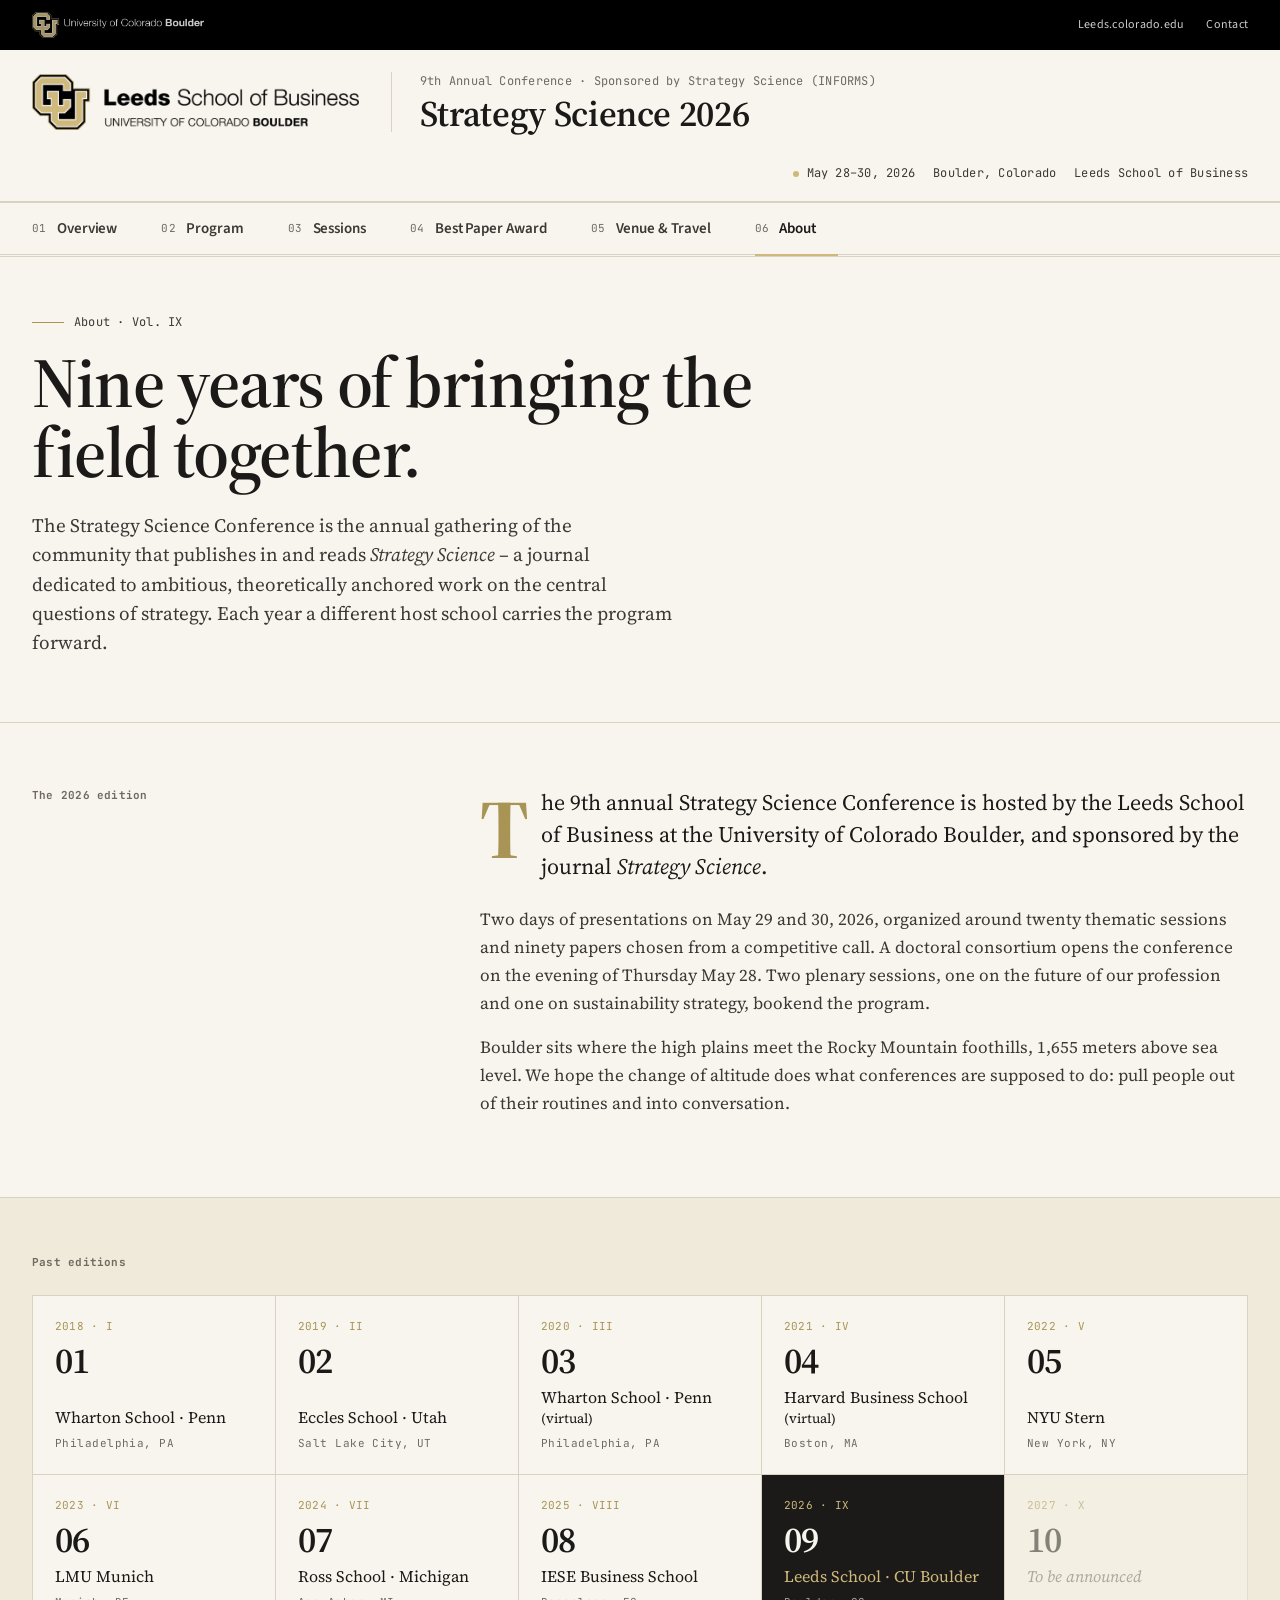
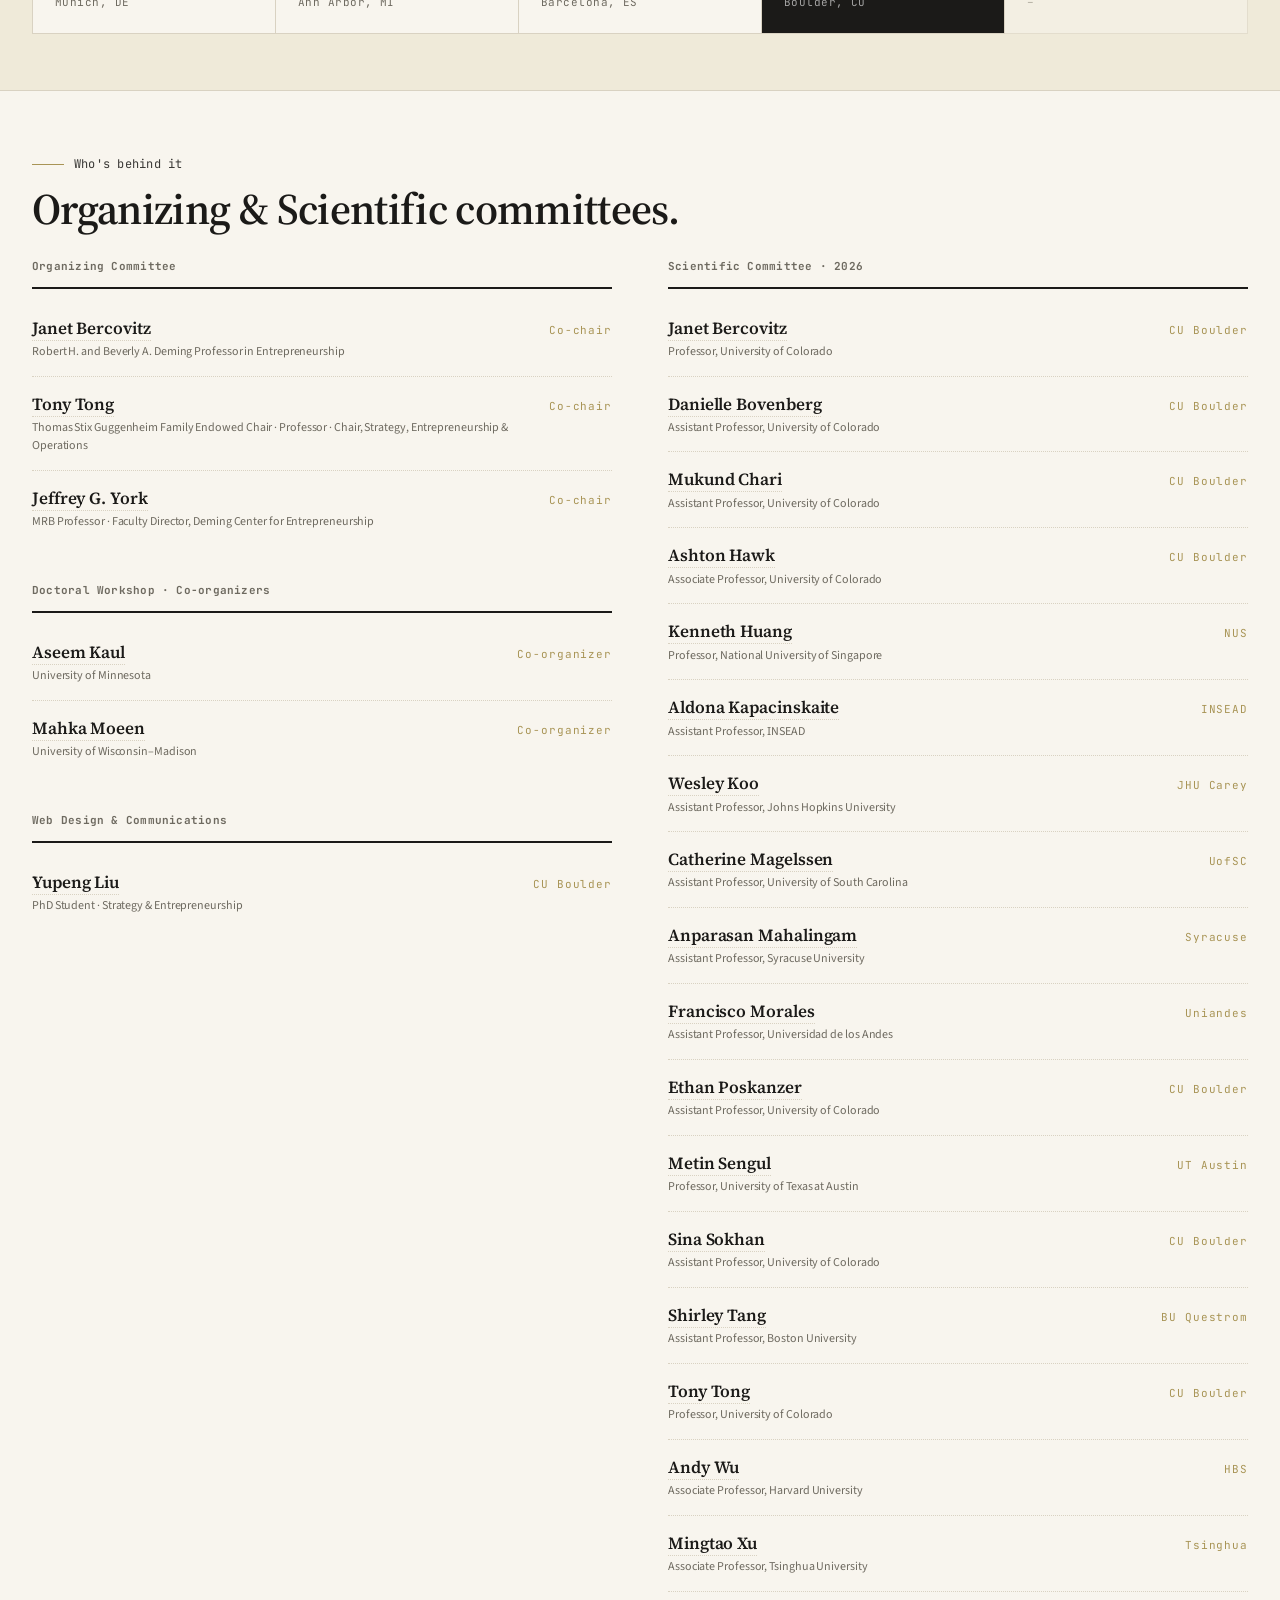
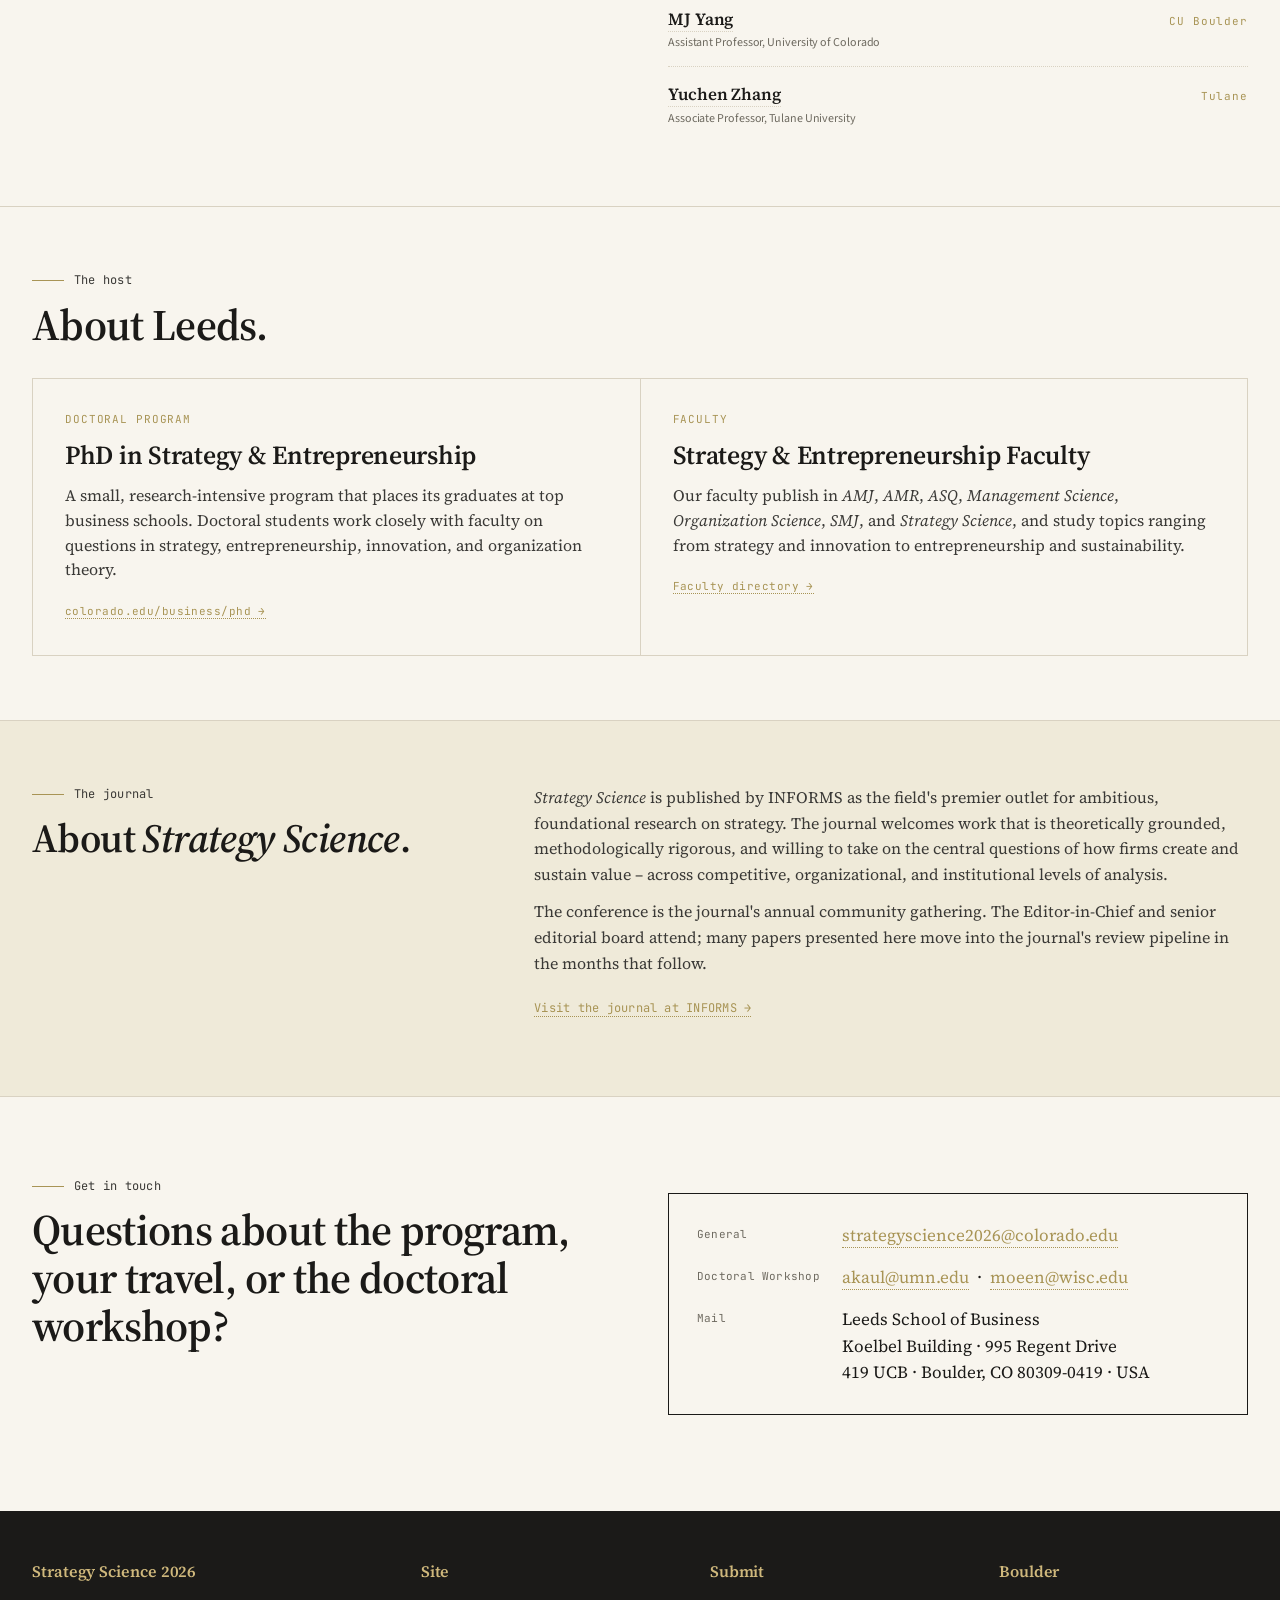
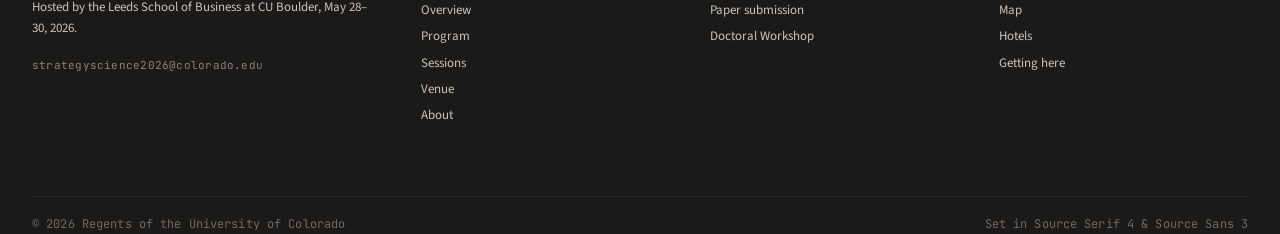
<file: deploy/about.html>
<!DOCTYPE html>
<html lang="en">
<head>
<meta charset="UTF-8" />
<meta name="viewport" content="width=device-width, initial-scale=1.0" />
<title>About – Strategy Science 2026</title>
<link rel="preconnect" href="https://fonts.googleapis.com" />
<link rel="preconnect" href="https://fonts.gstatic.com" crossorigin />
<link href="https://fonts.googleapis.com/css2?family=Source+Serif+4:opsz,wght@8..60,400;8..60,500;8..60,600;8..60,700&family=Source+Sans+3:wght@400;500;600;700&family=JetBrains+Mono:wght@400;500&display=swap" rel="stylesheet" />
<link rel="stylesheet" href="assets/site.css" />
<style>
  .ab-hero {
    border-bottom: 1px solid var(--rule);
    padding: 56px 0 64px;
  }
  .ab-hero h2 {
    font-family: var(--serif); font-weight: 600; font-size: clamp(40px, 5.5vw, 72px);
    line-height: 1.0; letter-spacing: -0.02em; margin: 16px 0 0; max-width: 22ch;
  }
  .ab-hero .lede { font-family: var(--serif); font-size: 19px; line-height: 1.55; color: var(--ink-2); margin: 22px 0 0; max-width: 64ch; }

  .ab-cols {
    padding: 64px 0;
    border-bottom: 1px solid var(--rule);
  }
  .ab-cols .grid { display: grid; grid-template-columns: 1fr 2fr; gap: 64px; align-items: start; }
  @media (max-width: 900px) { .ab-cols .grid { grid-template-columns: 1fr; gap: 32px; } }
  .ab-cols h3 {
    font-family: var(--mono); font-size: 11px; letter-spacing: 0.02em; color: var(--ink-3);
    margin: 0 0 14px;
  }
  .ab-cols p { font-family: var(--serif); font-size: 17px; line-height: 1.65; color: var(--ink-2); margin: 0 0 16px; }
  .ab-cols p.lede { font-size: 22px; line-height: 1.45; color: var(--ink); margin-bottom: 22px; }
  .ab-cols p.lede:first-letter {
    font-family: var(--serif); font-weight: 700; font-size: 84px; line-height: 0.85;
    float: left; padding: 6px 12px 0 0; color: var(--gold-deep);
  }

  .past {
    padding: 56px 0;
    border-bottom: 1px solid var(--rule);
    background: var(--paper-2);
  }
  .past h3 {
    font-family: var(--mono); font-size: 11px; letter-spacing: 0.02em; color: var(--ink-3);
    margin: 0 0 24px;
  }
  .editions {
    display: grid; grid-template-columns: repeat(5, 1fr); gap: 0;
    border-top: 1px solid var(--rule); border-left: 1px solid var(--rule);
  }
  @media (max-width: 1000px) { .editions { grid-template-columns: repeat(3, 1fr); } }
  @media (max-width: 700px) { .editions { grid-template-columns: repeat(2, 1fr); } }
  .ed {
    border-right: 1px solid var(--rule); border-bottom: 1px solid var(--rule);
    padding: 22px; min-height: 140px; background: var(--paper);
    display: flex; flex-direction: column; gap: 8px;
  }
  .ed.current { background: var(--ink); color: var(--paper); }
  .ed.current .yr, .ed.current .host { color: var(--gold); }
  .ed .yr { font-family: var(--mono); font-size: 11px; letter-spacing: 0.02em; color: var(--gold-deep); }
  .ed .ed-no { font-family: var(--serif); font-size: 36px; font-weight: 600; letter-spacing: -0.02em; line-height: 1; }
  .ed .host { font-family: var(--serif); font-size: 16px; line-height: 1.25; margin-top: auto; }
  .ed .place { font-family: var(--mono); font-size: 11px; color: var(--ink-3); letter-spacing: .04em; }
  .ed.current .place { color: rgba(255,255,255,0.6); }

  /* Committee */
  .committee {
    padding: 64px 0;
    border-bottom: 1px solid var(--rule);
  }
  .committee h2 {
    font-family: var(--serif); font-weight: 600; font-size: clamp(28px, 3.4vw, 44px); margin: 12px 0 24px; letter-spacing: -0.015em; line-height: 1.1;
  }
  .com-grid {
    display: grid; grid-template-columns: 1fr 1fr; gap: 56px;
  }
  @media (max-width: 900px) { .com-grid { grid-template-columns: 1fr; gap: 32px; } }
  .com-block h3 {
    font-family: var(--mono); font-size: 11px; letter-spacing: 0.02em; color: var(--ink-3);
    margin: 0 0 12px; padding-bottom: 12px; border-bottom: 2px solid var(--ink);
  }
  .com-list { list-style: none; padding: 0; margin: 0; }
  .com-list li {
    padding: 14px 0; border-bottom: 1px dotted var(--rule);
    display: grid; grid-template-columns: 1fr auto; gap: 14px; align-items: baseline;
  }
  .com-list li:last-child { border-bottom: 0; }
  .com-list .nm { font-family: var(--serif); font-size: 17px; font-weight: 600; letter-spacing: -0.005em; }
  .com-list .nm a { color: inherit; text-decoration: none; border-bottom: 1px dotted var(--rule); transition: border-color .15s ease, color .15s ease; }
  .com-list .nm a:hover { color: var(--gold-deep); border-bottom-color: var(--gold-deep); }
  .com-list .nm small { display:block; font-family: var(--sans); font-size: 12px; color: var(--ink-3); margin-top: 2px; font-weight: 400; }
  .com-list .role { font-family: var(--mono); font-size: 11px; color: var(--gold-deep); letter-spacing: .08em; text-align: right; }

  /* Editorial board */
  .editors {
    padding: 64px 0;
    border-bottom: 1px solid var(--rule);
    background: var(--paper-2);
  }
  .editors .grid { display: grid; grid-template-columns: 1fr 1.6fr; gap: 56px; align-items: start; }
  @media (max-width: 900px) { .editors .grid { grid-template-columns: 1fr; gap: 32px; } }
  .editors h2 { font-family: var(--serif); font-weight: 600; font-size: clamp(28px, 3.4vw, 40px); margin: 12px 0 14px; letter-spacing: -0.015em; line-height: 1.1; }
  .editors p { font-family: var(--serif); font-size: 16px; line-height: 1.6; color: var(--ink-2); margin: 0 0 12px; }

  /* Contact */
  .contact {
    padding: 80px 0;
  }
  .contact .grid { display: grid; grid-template-columns: 1fr 1fr; gap: 56px; align-items: start; }
  @media (max-width: 800px) { .contact .grid { grid-template-columns: 1fr; gap: 32px; } }
  .contact h2 { font-family: var(--serif); font-weight: 600; font-size: clamp(28px, 3.4vw, 44px); margin: 12px 0 14px; letter-spacing: -0.015em; line-height: 1.1; }
  .contact .ct {
    border: 1px solid var(--ink); padding: 28px;
    display: grid; grid-template-columns: max-content 1fr; column-gap: 22px; row-gap: 16px;
  }
  .contact .ct dt { font-family: var(--mono); font-size: 11px; letter-spacing: 0.02em; color: var(--ink-3); padding-top: 4px; }
  .contact .ct dd { margin: 0; font-family: var(--serif); font-size: 17px; }
  .contact .ct dd a { border-bottom: 1px dotted; color: var(--gold-deep); }
</style>
</head>
<body>

<div class="cu-bar"><div class="row"><div class="brand"><a href="https://www.colorado.edu/" target="_blank" rel="noopener" class="cu-logo"><img src="assets/cu-boulder-lockup-rev.png" alt="University of Colorado Boulder" /></a></div><nav><a href="https://www.colorado.edu/business/" target="_blank" rel="noopener">Leeds.colorado.edu</a><a href="mailto:strategyscience2026@colorado.edu">Contact</a></nav></div></div>
<header class="site-header">
  <div class="row">
    <a href="https://www.colorado.edu/business/" target="_blank" rel="noopener" class="leeds-mark"><img src="assets/leeds-lockup.png" alt="Leeds School of Business – University of Colorado Boulder" /></a>
    <div class="lockup"><div class="eyebrow">9th Annual Conference · Sponsored by Strategy Science (INFORMS)</div><h1><a href="index.html">Strategy Science 2026</a></h1></div><div class="meta"><span><span class="dot"></span> May 28–30, 2026</span><span>Boulder, Colorado</span><span>Leeds School of Business</span></div></div></header>
<nav class="primary-nav"><div class="row"><a href="index.html"><span class="num">01</span> Overview</a><a href="program.html"><span class="num">02</span> Program</a><a href="sessions.html"><span class="num">03</span> Sessions</a><a href="best-paper.html"><span class="num">04</span> Best Paper Award</a><a href="venue.html"><span class="num">05</span> Venue &amp; Travel</a><a href="about.html" aria-current="page"><span class="num">06</span> About</a></div></nav>

<section class="ab-hero">
  <div class="container">
    <div class="kicker">About · Vol. IX</div>
    <h2>Nine years of bringing the field together.</h2>
    <p class="lede">The Strategy Science Conference is the annual gathering of the community that publishes in and reads <em>Strategy Science</em> – a journal dedicated to ambitious, theoretically anchored work on the central questions of strategy. Each year a different host school carries the program forward.</p>
  </div>
</section>

<section class="ab-cols">
  <div class="container">
    <div class="grid">
      <div>
        <h3>The 2026 edition</h3>
      </div>
      <div>
        <p class="lede">The 9th annual Strategy Science Conference is hosted by the Leeds School of Business at the University of Colorado Boulder, and sponsored by the journal <em>Strategy Science</em>.</p>
        <p>Two days of presentations on May 29 and 30, 2026, organized around twenty thematic sessions and ninety papers chosen from a competitive call. A doctoral consortium opens the conference on the evening of Thursday May 28. Two plenary sessions, one on the future of our profession and one on sustainability strategy, bookend the program.</p>
        <p>Boulder sits where the high plains meet the Rocky Mountain foothills, 1,655 meters above sea level. We hope the change of altitude does what conferences are supposed to do: pull people out of their routines and into conversation.</p>
      </div>
    </div>
  </div>
</section>

<section class="past">
  <div class="container">
    <h3>Past editions</h3>
    <div class="editions">
      <div class="ed"><span class="yr">2018 · I</span><span class="ed-no">01</span><span class="host">Wharton School · Penn</span><span class="place">Philadelphia, PA</span></div>
      <div class="ed"><span class="yr">2019 · II</span><span class="ed-no">02</span><span class="host">Eccles School · Utah</span><span class="place">Salt Lake City, UT</span></div>
      <div class="ed"><span class="yr">2020 · III</span><span class="ed-no">03</span><span class="host">Wharton School · Penn <small>(virtual)</small></span><span class="place">Philadelphia, PA</span></div>
      <div class="ed"><span class="yr">2021 · IV</span><span class="ed-no">04</span><span class="host">Harvard Business School <small>(virtual)</small></span><span class="place">Boston, MA</span></div>
      <div class="ed"><span class="yr">2022 · V</span><span class="ed-no">05</span><span class="host">NYU Stern</span><span class="place">New York, NY</span></div>
      <div class="ed"><span class="yr">2023 · VI</span><span class="ed-no">06</span><span class="host">LMU Munich</span><span class="place">Munich, DE</span></div>
      <div class="ed"><span class="yr">2024 · VII</span><span class="ed-no">07</span><span class="host">Ross School · Michigan</span><span class="place">Ann Arbor, MI</span></div>
      <div class="ed"><span class="yr">2025 · VIII</span><span class="ed-no">08</span><span class="host">IESE Business School</span><span class="place">Barcelona, ES</span></div>
      <div class="ed current"><span class="yr">2026 · IX</span><span class="ed-no">09</span><span class="host">Leeds School · CU Boulder</span><span class="place">Boulder, CO</span></div>
      <div class="ed" style="opacity:.5;"><span class="yr">2027 · X</span><span class="ed-no">10</span><span class="host" style="font-style:italic;color:var(--ink-3);">To be announced</span><span class="place">–</span></div>
    </div>
  </div>
</section>

<section class="committee">
  <div class="container">
    <div class="kicker">Who's behind it</div>
    <h2>Organizing &amp; Scientific committees.</h2>
    <div class="com-grid">
      <div class="com-block">
        <h3>Organizing Committee</h3>
        <ul class="com-list">
          <li><span class="nm"><a href="https://www.colorado.edu/business/leeds-directory/faculty/janet-bercovitz" target="_blank" rel="noopener">Janet Bercovitz</a><small>Robert H. and Beverly A. Deming Professor in Entrepreneurship</small></span><span class="role">Co-chair</span></li>
          <li><span class="nm"><a href="https://www.colorado.edu/business/leeds-directory/faculty/tony-tong" target="_blank" rel="noopener">Tony Tong</a><small>Thomas Stix Guggenheim Family Endowed Chair · Professor · Chair, Strategy, Entrepreneurship &amp; Operations</small></span><span class="role">Co-chair</span></li>
          <li><span class="nm"><a href="https://www.colorado.edu/business/leeds-directory/faculty/jeffrey-g-york" target="_blank" rel="noopener">Jeffrey G. York</a><small>MRB Professor · Faculty Director, Deming Center for Entrepreneurship</small></span><span class="role">Co-chair</span></li>
        </ul>
        <h3 style="margin-top:36px;">Doctoral Workshop · Co-organizers</h3>
        <ul class="com-list">
          <li><span class="nm"><a href="https://carlsonschool.umn.edu/faculty/aseem-kaul" target="_blank" rel="noopener">Aseem Kaul</a><small>University of Minnesota</small></span><span class="role">Co-organizer</span></li>
          <li><span class="nm"><a href="https://business.wisc.edu/directory/profile/mahka-moeen/" target="_blank" rel="noopener">Mahka Moeen</a><small>University of Wisconsin–Madison</small></span><span class="role">Co-organizer</span></li>
        </ul>
        <h3 style="margin-top:36px;">Web Design &amp; Communications</h3>
        <ul class="com-list">
          <li><span class="nm"><a href="https://www.colorado.edu/business/leeds-directory/yupeng-liu" target="_blank" rel="noopener">Yupeng Liu</a><small>PhD Student · Strategy &amp; Entrepreneurship</small></span><span class="role">CU Boulder</span></li>
        </ul>
      </div>
      <div class="com-block">
        <h3>Scientific Committee · 2026</h3>
        <ul class="com-list">
          <li><span class="nm"><a href="https://www.colorado.edu/business/leeds-directory/faculty/janet-bercovitz" target="_blank" rel="noopener">Janet Bercovitz</a><small>Professor, University of Colorado</small></span><span class="role">CU Boulder</span></li>
          <li><span class="nm"><a href="https://www.colorado.edu/business/leeds-directory/faculty/danielle-bovenberg" target="_blank" rel="noopener">Danielle Bovenberg</a><small>Assistant Professor, University of Colorado</small></span><span class="role">CU Boulder</span></li>
          <li><span class="nm"><a href="https://www.colorado.edu/business/leeds-directory/faculty/mukund-chari" target="_blank" rel="noopener">Mukund Chari</a><small>Assistant Professor, University of Colorado</small></span><span class="role">CU Boulder</span></li>
          <li><span class="nm"><a href="https://www.colorado.edu/business/leeds-directory/faculty/ashton-hawk" target="_blank" rel="noopener">Ashton Hawk</a><small>Associate Professor, University of Colorado</small></span><span class="role">CU Boulder</span></li>
          <li><span class="nm"><a href="https://discovery.nus.edu.sg/7073-kenneth-guanglih-huang" target="_blank" rel="noopener">Kenneth Huang</a><small>Professor, National University of Singapore</small></span><span class="role">NUS</span></li>
          <li><span class="nm"><a href="https://www.insead.edu/faculty/aldona-kapacinskaite" target="_blank" rel="noopener">Aldona Kapacinskaite</a><small>Assistant Professor, INSEAD</small></span><span class="role">INSEAD</span></li>
          <li><span class="nm"><a href="https://carey.jhu.edu/faculty/faculty-directory/wesley-w-koo-phd" target="_blank" rel="noopener">Wesley Koo</a><small>Assistant Professor, Johns Hopkins University</small></span><span class="role">JHU Carey</span></li>
          <li><span class="nm"><a href="https://sc.edu/study/colleges_schools/moore/directory/magelssen_catherine.php" target="_blank" rel="noopener">Catherine Magelssen</a><small>Assistant Professor, University of South Carolina</small></span><span class="role">UofSC</span></li>
          <li><span class="nm"><a href="https://whitman.syracuse.edu/faculty-and-research/faculty-staff-directory/amahalin" target="_blank" rel="noopener">Anparasan Mahalingam</a><small>Assistant Professor, Syracuse University</small></span><span class="role">Syracuse</span></li>
          <li><span class="nm"><a href="https://investigadores.uandes.cl/en/persons/francisco-javier-morales-flores/" target="_blank" rel="noopener">Francisco Morales</a><small>Assistant Professor, Universidad de los Andes</small></span><span class="role">Uniandes</span></li>
          <li><span class="nm"><a href="https://www.colorado.edu/business/leeds-directory/faculty/ethan-poskanzer" target="_blank" rel="noopener">Ethan Poskanzer</a><small>Assistant Professor, University of Colorado</small></span><span class="role">CU Boulder</span></li>
          <li><span class="nm"><a href="https://www.mccombs.utexas.edu/faculty-and-research/faculty-directory/profile/?username=ms95944" target="_blank" rel="noopener">Metin Sengul</a><small>Professor, University of Texas at Austin</small></span><span class="role">UT Austin</span></li>
          <li><span class="nm"><a href="https://www.colorado.edu/business/leeds-directory/faculty/sina-k-sokhan" target="_blank" rel="noopener">Sina Sokhan</a><small>Assistant Professor, University of Colorado</small></span><span class="role">CU Boulder</span></li>
          <li><span class="nm"><a href="https://www.bu.edu/questrom/profiles/shirley-tang/" target="_blank" rel="noopener">Shirley Tang</a><small>Assistant Professor, Boston University</small></span><span class="role">BU Questrom</span></li>
          <li><span class="nm"><a href="https://www.colorado.edu/business/leeds-directory/faculty/tony-tong" target="_blank" rel="noopener">Tony Tong</a><small>Professor, University of Colorado</small></span><span class="role">CU Boulder</span></li>
          <li><span class="nm"><a href="https://www.hbs.edu/faculty/Pages/profile.aspx?facId=871877" target="_blank" rel="noopener">Andy Wu</a><small>Associate Professor, Harvard University</small></span><span class="role">HBS</span></li>
          <li><span class="nm"><a href="https://www.sem.tsinghua.edu.cn/en/info/1217/7246.htm" target="_blank" rel="noopener">Mingtao Xu</a><small>Associate Professor, Tsinghua University</small></span><span class="role">Tsinghua</span></li>
          <li><span class="nm"><a href="https://www.colorado.edu/business/leeds-directory/faculty/mj-yang" target="_blank" rel="noopener">MJ Yang</a><small>Assistant Professor, University of Colorado</small></span><span class="role">CU Boulder</span></li>
          <li><span class="nm"><a href="https://freeman.tulane.edu/node/497" target="_blank" rel="noopener">Yuchen Zhang</a><small>Associate Professor, Tulane University</small></span><span class="role">Tulane</span></li>
        </ul>
      </div>
    </div>
  </div>
</section>

<section class="leeds-host" style="padding: 64px 0; border-bottom: 1px solid var(--rule);">
  <div class="container">
    <div class="kicker">The host</div>
    <h2 style="font-family: var(--serif); font-weight: 600; font-size: clamp(28px, 3.4vw, 44px); margin: 12px 0 28px; letter-spacing: -0.015em; line-height: 1.1;">About Leeds.</h2>
    <div style="display: grid; grid-template-columns: 1fr 1fr; gap: 0; border-top: 1px solid var(--rule); border-left: 1px solid var(--rule);">
      <a href="https://www.colorado.edu/business/phd/phd-strategy-and-entrepreneurship" target="_blank" rel="noopener" style="display: block; padding: 32px; border-right: 1px solid var(--rule); border-bottom: 1px solid var(--rule); background: var(--paper); text-decoration: none; color: inherit;">
        <div style="font-family: var(--mono); font-size: 11px; letter-spacing: .08em; color: var(--gold-deep); margin-bottom: 12px;">DOCTORAL PROGRAM</div>
        <h3 style="font-family: var(--serif); font-weight: 600; font-size: 26px; line-height: 1.2; letter-spacing: -0.01em; margin: 0 0 12px;">PhD in Strategy &amp; Entrepreneurship</h3>
        <p style="font-family: var(--serif); font-size: 16px; line-height: 1.55; color: var(--ink-2); margin: 0 0 16px;">A small, research-intensive program that places its graduates at top business schools. Doctoral students work closely with faculty on questions in strategy, entrepreneurship, innovation, and organization theory.</p>
        <span style="font-family: var(--mono); font-size: 11px; letter-spacing: .04em; color: var(--gold-deep); border-bottom: 1px dotted;">colorado.edu/business/phd →</span>
      </a>
      <a href="https://www.colorado.edu/business/faculty-research/directory/strategy-entrepreneurship-and-operations-faculty/strategy-and" target="_blank" rel="noopener" style="display: block; padding: 32px; border-right: 1px solid var(--rule); border-bottom: 1px solid var(--rule); background: var(--paper); text-decoration: none; color: inherit;">
        <div style="font-family: var(--mono); font-size: 11px; letter-spacing: .08em; color: var(--gold-deep); margin-bottom: 12px;">FACULTY</div>
        <h3 style="font-family: var(--serif); font-weight: 600; font-size: 26px; line-height: 1.2; letter-spacing: -0.01em; margin: 0 0 12px;">Strategy &amp; Entrepreneurship Faculty</h3>
        <p style="font-family: var(--serif); font-size: 16px; line-height: 1.55; color: var(--ink-2); margin: 0 0 16px;">Our faculty publish in <em>AMJ</em>, <em>AMR</em>, <em>ASQ</em>, <em>Management Science</em>, <em>Organization Science</em>, <em>SMJ</em>, and <em>Strategy Science</em>, and study topics ranging from strategy and innovation to entrepreneurship and sustainability.</p>
        <span style="font-family: var(--mono); font-size: 11px; letter-spacing: .04em; color: var(--gold-deep); border-bottom: 1px dotted;">Faculty directory →</span>
      </a>
    </div>
  </div>
</section>

<section class="editors">
  <div class="container">
    <div class="grid">
      <div>
        <div class="kicker">The journal</div>
        <h2>About <em>Strategy Science</em>.</h2>
      </div>
      <div>
        <p><em>Strategy Science</em> is published by INFORMS as the field's premier outlet for ambitious, foundational research on strategy. The journal welcomes work that is theoretically grounded, methodologically rigorous, and willing to take on the central questions of how firms create and sustain value – across competitive, organizational, and institutional levels of analysis.</p>
        <p>The conference is the journal's annual community gathering. The Editor-in-Chief and senior editorial board attend; many papers presented here move into the journal's review pipeline in the months that follow.</p>
        <p style="margin-top: 18px;"><a href="https://pubsonline.informs.org/journal/stsc" target="_blank" rel="noopener" style="border-bottom: 1px dotted; color: var(--gold-deep); font-family: var(--mono); font-size: 12px; letter-spacing: 0.02em;">Visit the journal at INFORMS →</a></p>
      </div>
    </div>
  </div>
</section>

<section class="contact">
  <div class="container">
    <div class="grid">
      <div>
        <div class="kicker">Get in touch</div>
        <h2>Questions about the program, your travel, or the doctoral workshop?</h2>
        
      </div>
      <dl class="ct">
        <dt>General</dt>
        <dd><a href="mailto:strategyscience2026@colorado.edu">strategyscience2026@colorado.edu</a></dd>
        <dt>Doctoral Workshop</dt>
        <dd><a href="mailto:akaul@umn.edu">akaul@umn.edu</a> &nbsp;·&nbsp; <a href="mailto:moeen@wisc.edu">moeen@wisc.edu</a></dd>
        <dt>Mail</dt>
        <dd>Leeds School of Business<br/>Koelbel Building · 995 Regent Drive<br/>419 UCB · Boulder, CO 80309-0419 · USA</dd>
      </dl>
    </div>
  </div>
</section>

<footer class="site-footer">
  <div class="row">
    <div><h4>Strategy Science 2026</h4><p style="margin:0;line-height:1.6;color:#C8C4BA;font-size:13px;">Hosted by the Leeds School of Business at CU Boulder, May 28–30, 2026.</p><p style="margin:18px 0 0;font-family:var(--mono);font-size:11px;letter-spacing: 0.02em;color:#888377;">strategyscience2026@colorado.edu</p></div>
    <div><h4>Site</h4><a href="index.html">Overview</a><a href="program.html">Program</a><a href="sessions.html">Sessions</a><a href="venue.html">Venue</a><a href="about.html">About</a></div>
    <div><h4>Submit</h4><a href="https://leeds.qualtrics.com/jfe/form/SV_2to934N37sCU7pc" target="_blank" rel="noopener">Paper submission</a><a href="https://leeds.qualtrics.com/jfe/form/SV_8ui891OL9bMyaFM" target="_blank" rel="noopener">Doctoral Workshop</a></div>
    <div><h4>Boulder</h4><a href="https://maps.app.goo.gl/HCq3mvZSEbhsxrTs7" target="_blank" rel="noopener">Map</a><a href="venue.html#hotels">Hotels</a><a href="venue.html#travel">Getting here</a></div>
  </div>
  <div class="container"><div class="credit"><span>© 2026 Regents of the University of Colorado</span><span>Set in Source Serif 4 &amp; Source Sans 3</span></div></div>
</footer>

</body>
</html>
</file>
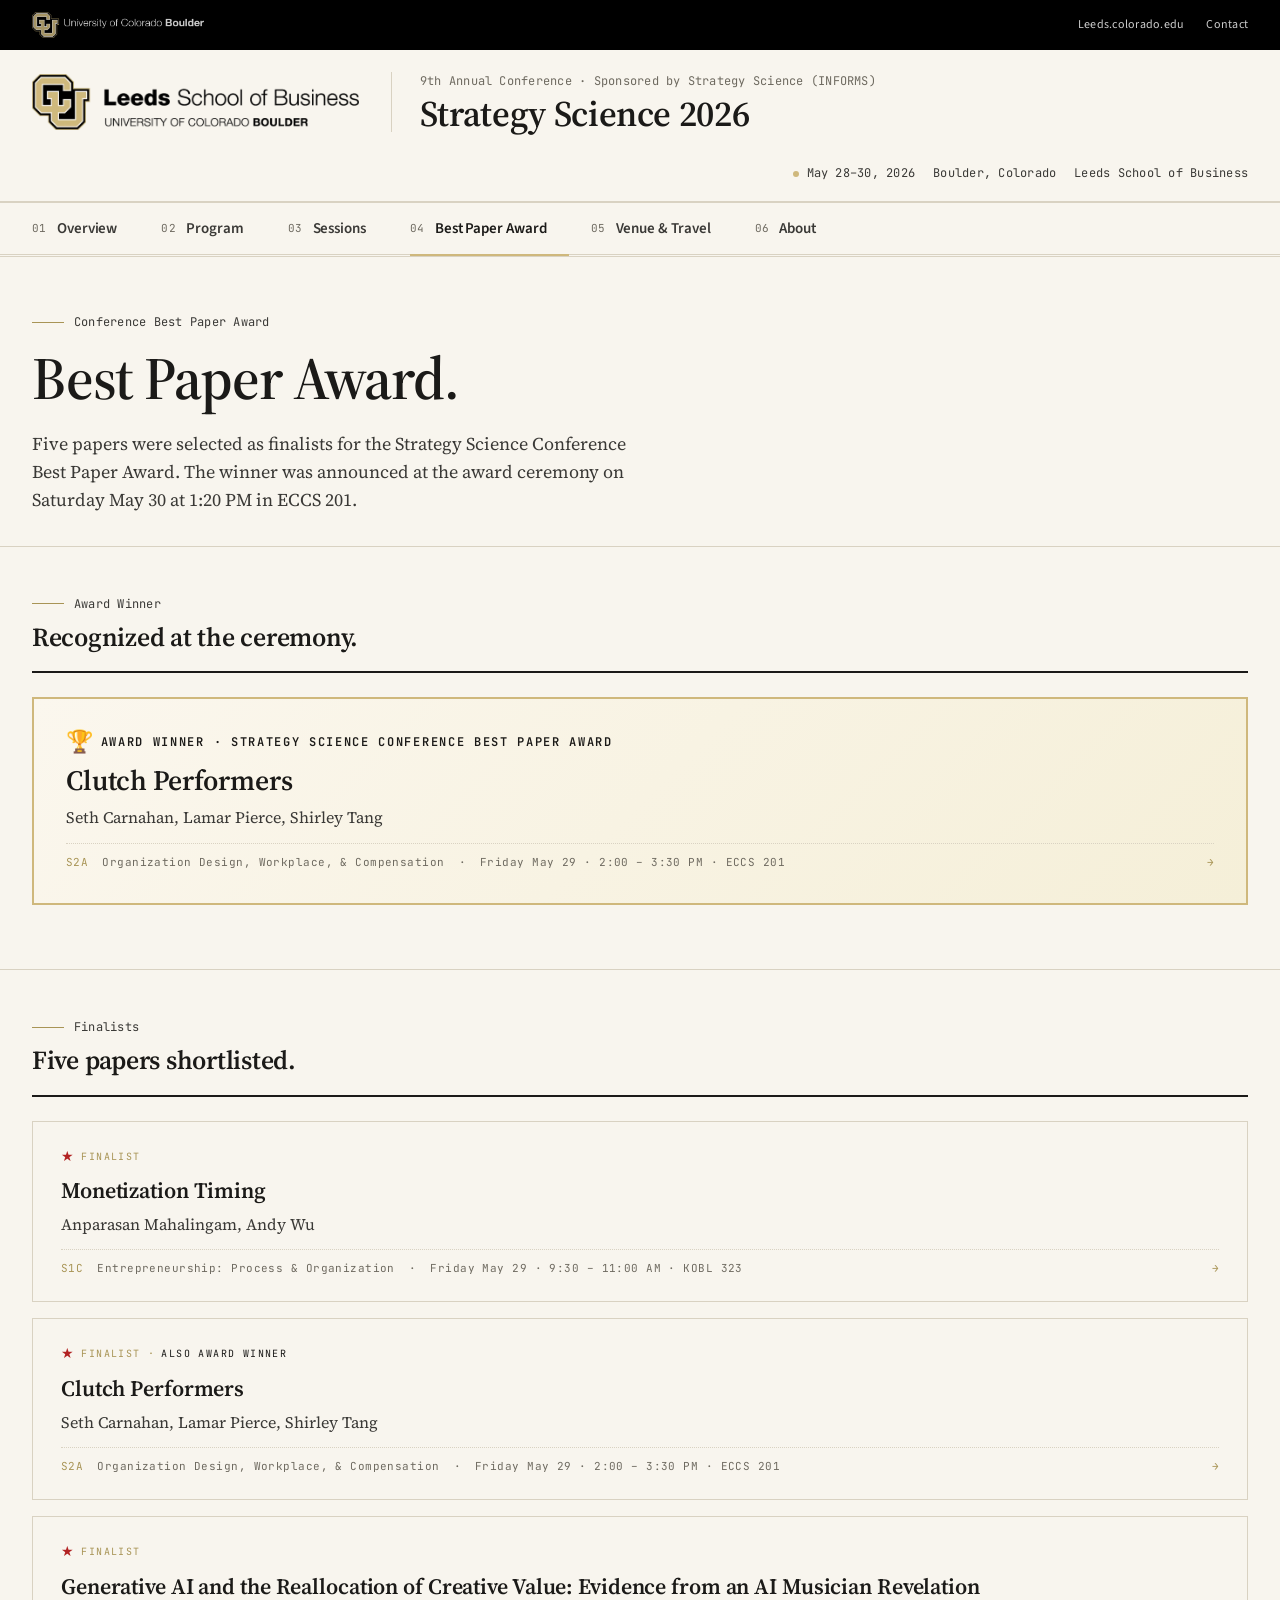
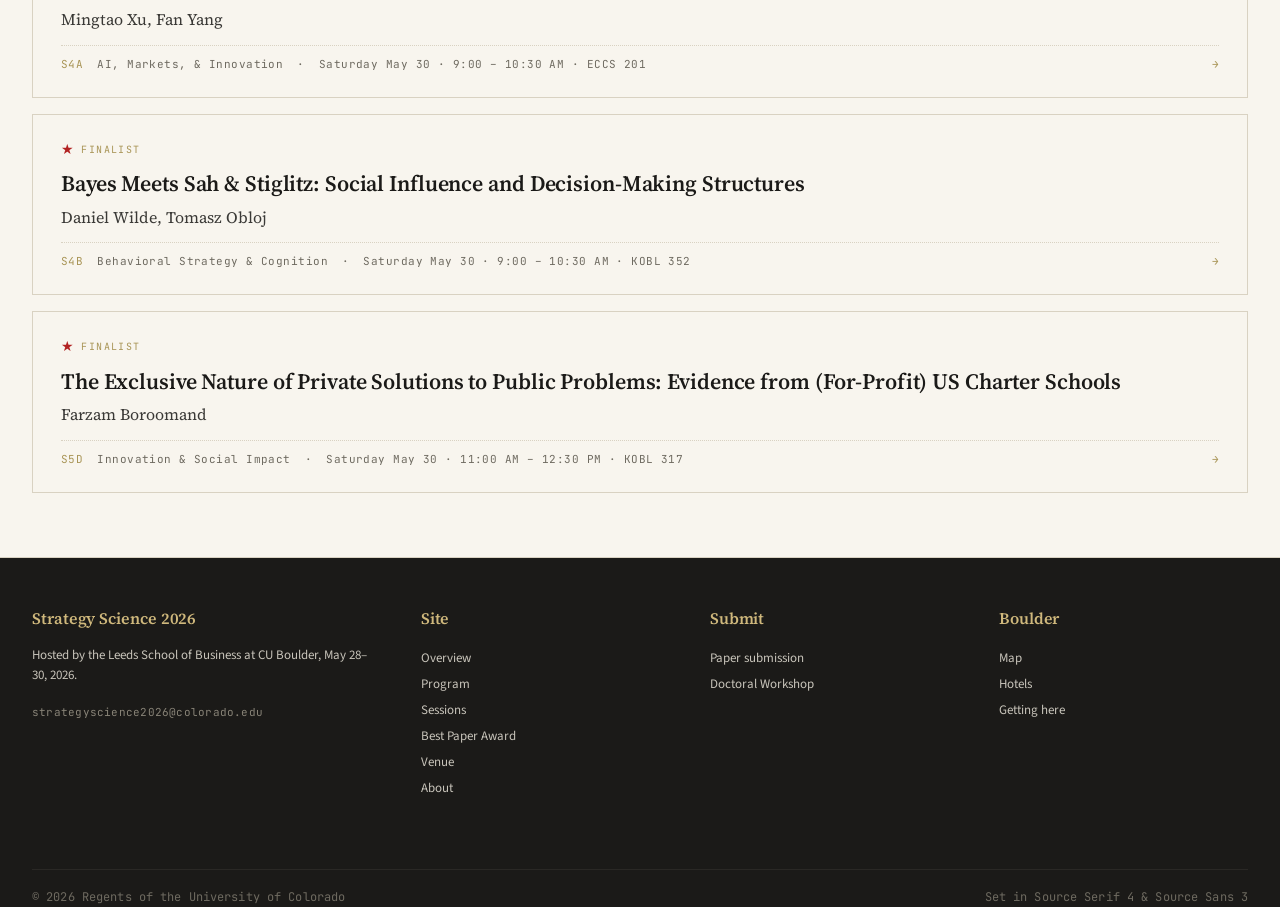
<file: deploy/best-paper.html>
<!DOCTYPE html>
<html lang="en">
<head>
<meta charset="UTF-8" />
<meta name="viewport" content="width=device-width, initial-scale=1.0" />
<title>Best Paper Award – Strategy Science 2026</title>
<link rel="preconnect" href="https://fonts.googleapis.com" />
<link rel="preconnect" href="https://fonts.gstatic.com" crossorigin />
<link href="https://fonts.googleapis.com/css2?family=Source+Serif+4:opsz,wght@8..60,400;8..60,500;8..60,600;8..60,700&family=Source+Sans+3:wght@400;500;600;700&family=JetBrains+Mono:wght@400;500&display=swap" rel="stylesheet" />
<link rel="stylesheet" href="assets/site.css" />
<style>
  .award-hero { padding: 56px 0 32px; border-bottom: 1px solid var(--rule); }
  .award-hero h2 { font-family: var(--serif); font-weight: 600; font-size: clamp(36px, 5vw, 60px); line-height: 1.0; letter-spacing: -0.02em; margin: 16px 0 0; }
  .award-hero p { font-family: var(--serif); font-size: 18px; line-height: 1.55; color: var(--ink-2); margin: 22px 0 0; max-width: 70ch; }

  .award-section { padding: 48px 0; border-bottom: 1px solid var(--rule); }
  .award-section .head { padding-bottom: 14px; border-bottom: 2px solid var(--ink); margin-bottom: 24px; }
  .award-section h3 { font-family: var(--serif); font-weight: 600; font-size: 26px; margin: 0; letter-spacing: -0.01em; }
  .award-section .head .kicker { margin-bottom: 4px; }

  .award-card {
    border: 1px solid var(--rule);
    padding: 24px 28px;
    background: var(--paper);
    margin-bottom: 16px;
    text-decoration: none;
    color: inherit;
    display: block;
    transition: border-color .12s ease, background .12s ease;
  }
  .award-card:hover { border-color: var(--gold-deep); background: #F1ECDD; }
  .award-card.winner {
    border: 2px solid var(--gold);
    background: linear-gradient(135deg, #FBF7EE 0%, #F5EFD8 100%);
    padding: 32px;
  }
  .award-card.winner:hover { background: linear-gradient(135deg, #F5EFD8 0%, #EFE7C9 100%); }

  .award-card .badge {
    font-family: var(--mono); font-size: 10px; letter-spacing: 0.14em;
    text-transform: uppercase; color: var(--gold-deep); margin-bottom: 10px;
    display: flex; align-items: center; gap: 6px;
  }
  .award-card.winner .badge {
    color: var(--ink); font-size: 12px; font-weight: 600;
  }
  .award-card.winner .badge .trophy { font-size: 22px; line-height: 1; }
  .award-card .ti {
    font-family: var(--serif); font-weight: 600; font-size: 22px; line-height: 1.25;
    letter-spacing: -0.005em; color: var(--ink);
  }
  .award-card.winner .ti { font-size: 28px; }
  .award-card .au {
    font-family: var(--serif); font-size: 16px; color: var(--ink-2);
    margin-top: 8px; line-height: 1.4;
  }
  .award-card .meta {
    font-family: var(--mono); font-size: 11px; color: var(--ink-3);
    letter-spacing: 0.04em; margin-top: 14px; padding-top: 10px;
    border-top: 1px dotted var(--rule);
    display: flex; flex-wrap: wrap; gap: 14px; align-items: center;
  }
  .award-card .meta .s-code {
    font-family: var(--mono); font-size: 11px; color: var(--gold-deep);
    letter-spacing: 0.04em;
  }
  .award-card .arr { margin-left: auto; color: var(--gold-deep); }
  .award-card:hover .arr { color: var(--ink); }
</style>
</head>
<body>

<div class="cu-bar"><div class="row"><div class="brand"><a href="https://www.colorado.edu/" target="_blank" rel="noopener" class="cu-logo"><img src="assets/cu-boulder-lockup-rev.png" alt="University of Colorado Boulder" /></a></div><nav><a href="https://www.colorado.edu/business/" target="_blank" rel="noopener">Leeds.colorado.edu</a><a href="mailto:strategyscience2026@colorado.edu">Contact</a></nav></div></div>
<header class="site-header">
  <div class="row">
    <a href="https://www.colorado.edu/business/" target="_blank" rel="noopener" class="leeds-mark"><img src="assets/leeds-lockup.png" alt="Leeds School of Business – University of Colorado Boulder" /></a>
    <div class="lockup"><div class="eyebrow">9th Annual Conference · Sponsored by Strategy Science (INFORMS)</div><h1><a href="index.html">Strategy Science 2026</a></h1></div><div class="meta"><span><span class="dot"></span> May 28–30, 2026</span><span>Boulder, Colorado</span><span>Leeds School of Business</span></div></div></header>
<nav class="primary-nav"><div class="row"><a href="index.html"><span class="num">01</span> Overview</a><a href="program.html"><span class="num">02</span> Program</a><a href="sessions.html"><span class="num">03</span> Sessions</a><a href="best-paper.html" aria-current="page"><span class="num">04</span> Best Paper Award</a><a href="venue.html"><span class="num">05</span> Venue &amp; Travel</a><a href="about.html"><span class="num">06</span> About</a></div></nav>

<section class="award-hero">
  <div class="container">
    <div class="kicker">Conference Best Paper Award</div>
    <h2>Best Paper Award.</h2>
    <p>Five papers were selected as finalists for the Strategy Science Conference Best Paper Award. The winner was announced at the award ceremony on Saturday May 30 at 1:20 PM in ECCS 201.</p>
  </div>
</section>

<section class="award-section">
  <div class="container">
    <div class="head">
      <div class="kicker">Award Winner</div>
      <h3>Recognized at the ceremony.</h3>
    </div>
    <a class="award-card winner" href="session.html?id=S04#P022">
      <div class="badge"><span class="trophy">🏆</span> Award Winner · Strategy Science Conference Best Paper Award</div>
      <div class="ti">Clutch Performers</div>
      <div class="au">Seth Carnahan, Lamar Pierce, Shirley Tang</div>
      <div class="meta">
        <span class="s-code">S2A</span>
        <span>Organization Design, Workplace, &amp; Compensation</span>
        <span>·</span>
        <span>Friday May 29 · 2:00 – 3:30 PM · ECCS 201</span>
        <span class="arr">→</span>
      </div>
    </a>
  </div>
</section>

<section class="award-section">
  <div class="container">
    <div class="head">
      <div class="kicker">Finalists</div>
      <h3>Five papers shortlisted.</h3>
    </div>

    <a class="award-card" href="session.html?id=S08#P153">
      <div class="badge"><span style="color:#B22222;font-size:14px;">★</span> Finalist</div>
      <div class="ti">Monetization Timing</div>
      <div class="au">Anparasan Mahalingam, Andy Wu</div>
      <div class="meta">
        <span class="s-code">S1C</span>
        <span>Entrepreneurship: Process &amp; Organization</span>
        <span>·</span>
        <span>Friday May 29 · 9:30 – 11:00 AM · KOBL 323</span>
        <span class="arr">→</span>
      </div>
    </a>

    <a class="award-card" href="session.html?id=S04#P022">
      <div class="badge"><span style="color:#B22222;font-size:14px;">★</span> Finalist · <span style="color:var(--ink);">also Award Winner</span></div>
      <div class="ti">Clutch Performers</div>
      <div class="au">Seth Carnahan, Lamar Pierce, Shirley Tang</div>
      <div class="meta">
        <span class="s-code">S2A</span>
        <span>Organization Design, Workplace, &amp; Compensation</span>
        <span>·</span>
        <span>Friday May 29 · 2:00 – 3:30 PM · ECCS 201</span>
        <span class="arr">→</span>
      </div>
    </a>

    <a class="award-card" href="session.html?id=S02#P069">
      <div class="badge"><span style="color:#B22222;font-size:14px;">★</span> Finalist</div>
      <div class="ti">Generative AI and the Reallocation of Creative Value: Evidence from an AI Musician Revelation</div>
      <div class="au">Mingtao Xu, Fan Yang</div>
      <div class="meta">
        <span class="s-code">S4A</span>
        <span>AI, Markets, &amp; Innovation</span>
        <span>·</span>
        <span>Saturday May 30 · 9:00 – 10:30 AM · ECCS 201</span>
        <span class="arr">→</span>
      </div>
    </a>

    <a class="award-card" href="session.html?id=S06#P090">
      <div class="badge"><span style="color:#B22222;font-size:14px;">★</span> Finalist</div>
      <div class="ti">Bayes Meets Sah &amp; Stiglitz: Social Influence and Decision-Making Structures</div>
      <div class="au">Daniel Wilde, Tomasz Obloj</div>
      <div class="meta">
        <span class="s-code">S4B</span>
        <span>Behavioral Strategy &amp; Cognition</span>
        <span>·</span>
        <span>Saturday May 30 · 9:00 – 10:30 AM · KOBL 352</span>
        <span class="arr">→</span>
      </div>
    </a>

    <a class="award-card" href="session.html?id=S20#P012">
      <div class="badge"><span style="color:#B22222;font-size:14px;">★</span> Finalist</div>
      <div class="ti">The Exclusive Nature of Private Solutions to Public Problems: Evidence from (For-Profit) US Charter Schools</div>
      <div class="au">Farzam Boroomand</div>
      <div class="meta">
        <span class="s-code">S5D</span>
        <span>Innovation &amp; Social Impact</span>
        <span>·</span>
        <span>Saturday May 30 · 11:00 AM – 12:30 PM · KOBL 317</span>
        <span class="arr">→</span>
      </div>
    </a>

  </div>
</section>

<footer class="site-footer">
  <div class="row">
    <div><h4>Strategy Science 2026</h4><p style="margin:0;line-height:1.6;color:#C8C4BA;font-size:13px;">Hosted by the Leeds School of Business at CU Boulder, May 28–30, 2026.</p><p style="margin:18px 0 0;font-family:var(--mono);font-size:11px;letter-spacing: 0.02em;color:#888377;">strategyscience2026@colorado.edu</p></div>
    <div><h4>Site</h4><a href="index.html">Overview</a><a href="program.html">Program</a><a href="sessions.html">Sessions</a><a href="best-paper.html">Best Paper Award</a><a href="venue.html">Venue</a><a href="about.html">About</a></div>
    <div><h4>Submit</h4><a href="https://leeds.qualtrics.com/jfe/form/SV_2to934N37sCU7pc" target="_blank" rel="noopener">Paper submission</a><a href="https://leeds.qualtrics.com/jfe/form/SV_8ui891OL9bMyaFM" target="_blank" rel="noopener">Doctoral Workshop</a></div>
    <div><h4>Boulder</h4><a href="https://maps.app.goo.gl/HCq3mvZSEbhsxrTs7" target="_blank" rel="noopener">Map</a><a href="venue.html#hotels">Hotels</a><a href="venue.html#travel">Getting here</a></div>
  </div>
  <div class="container"><div class="credit"><span>© 2026 Regents of the University of Colorado</span><span>Set in Source Serif 4 &amp; Source Sans 3</span></div></div>
</footer>

</body>
</html>
</file>
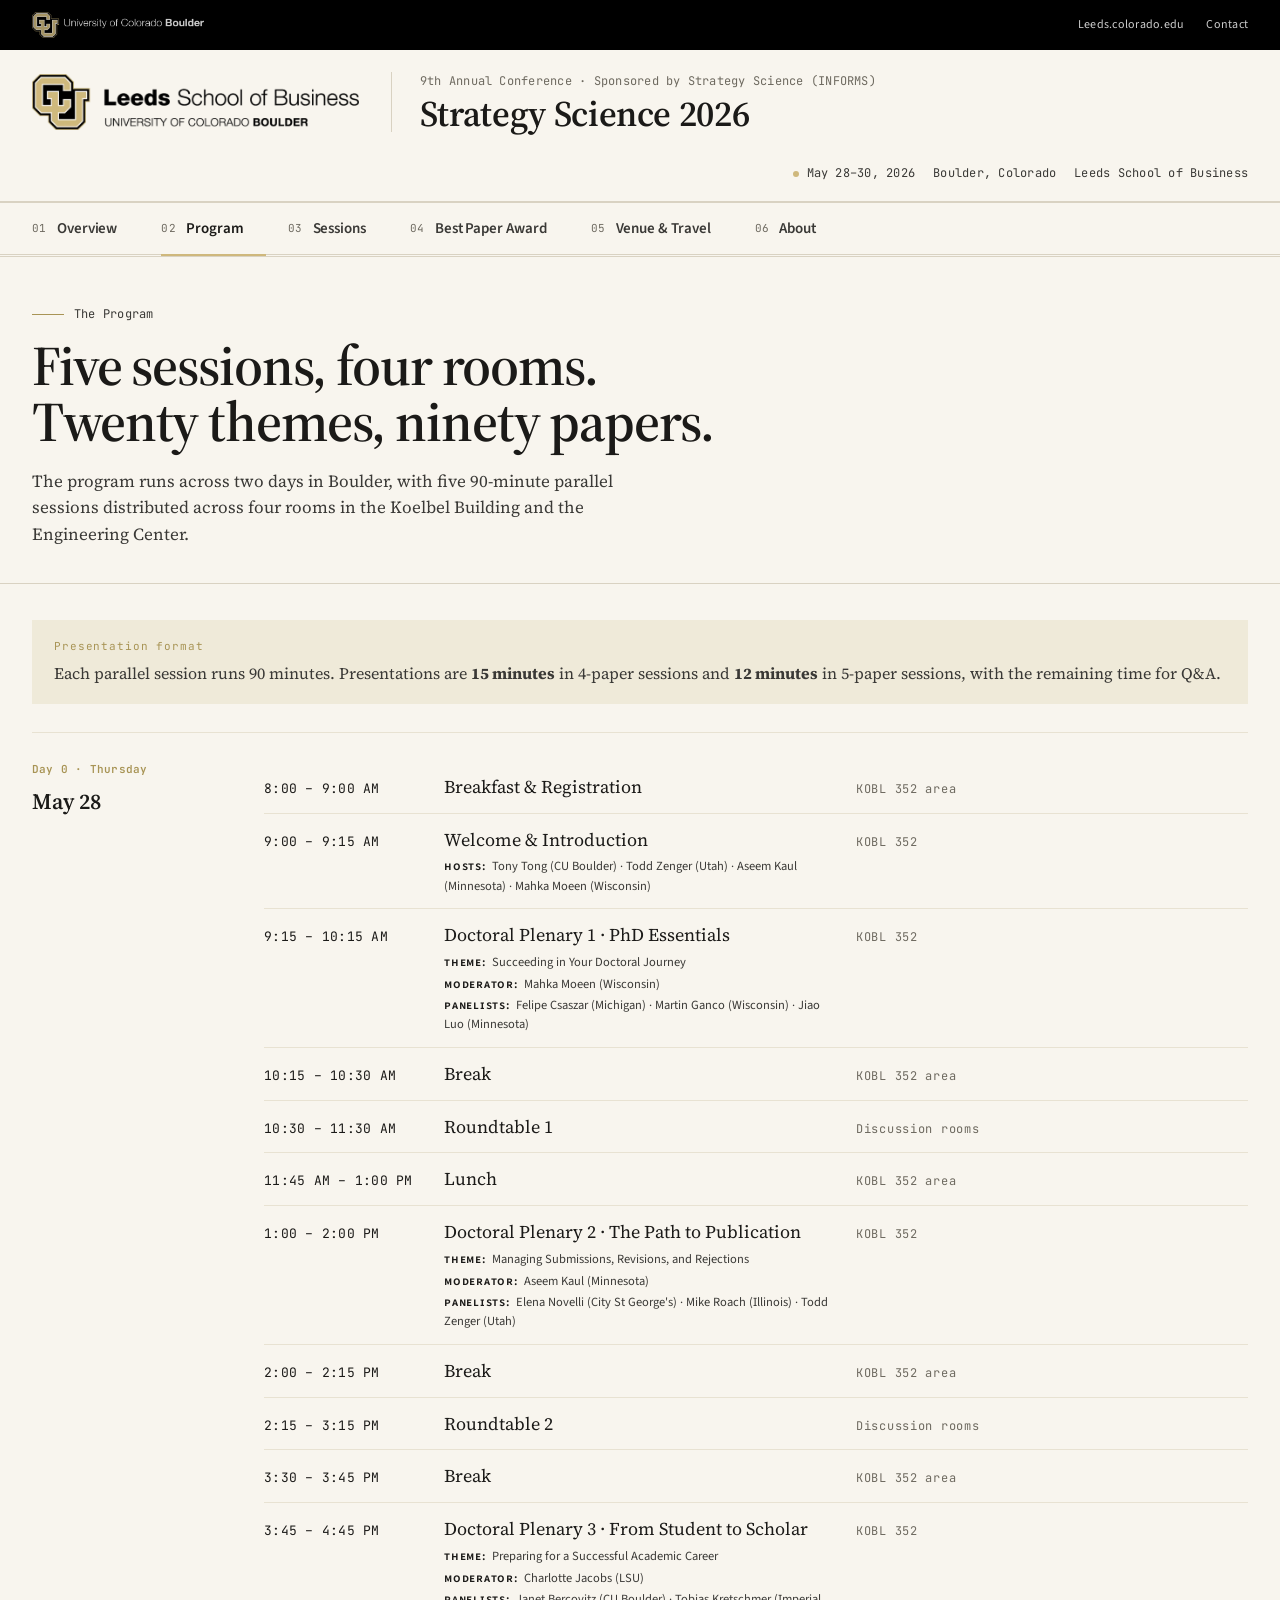
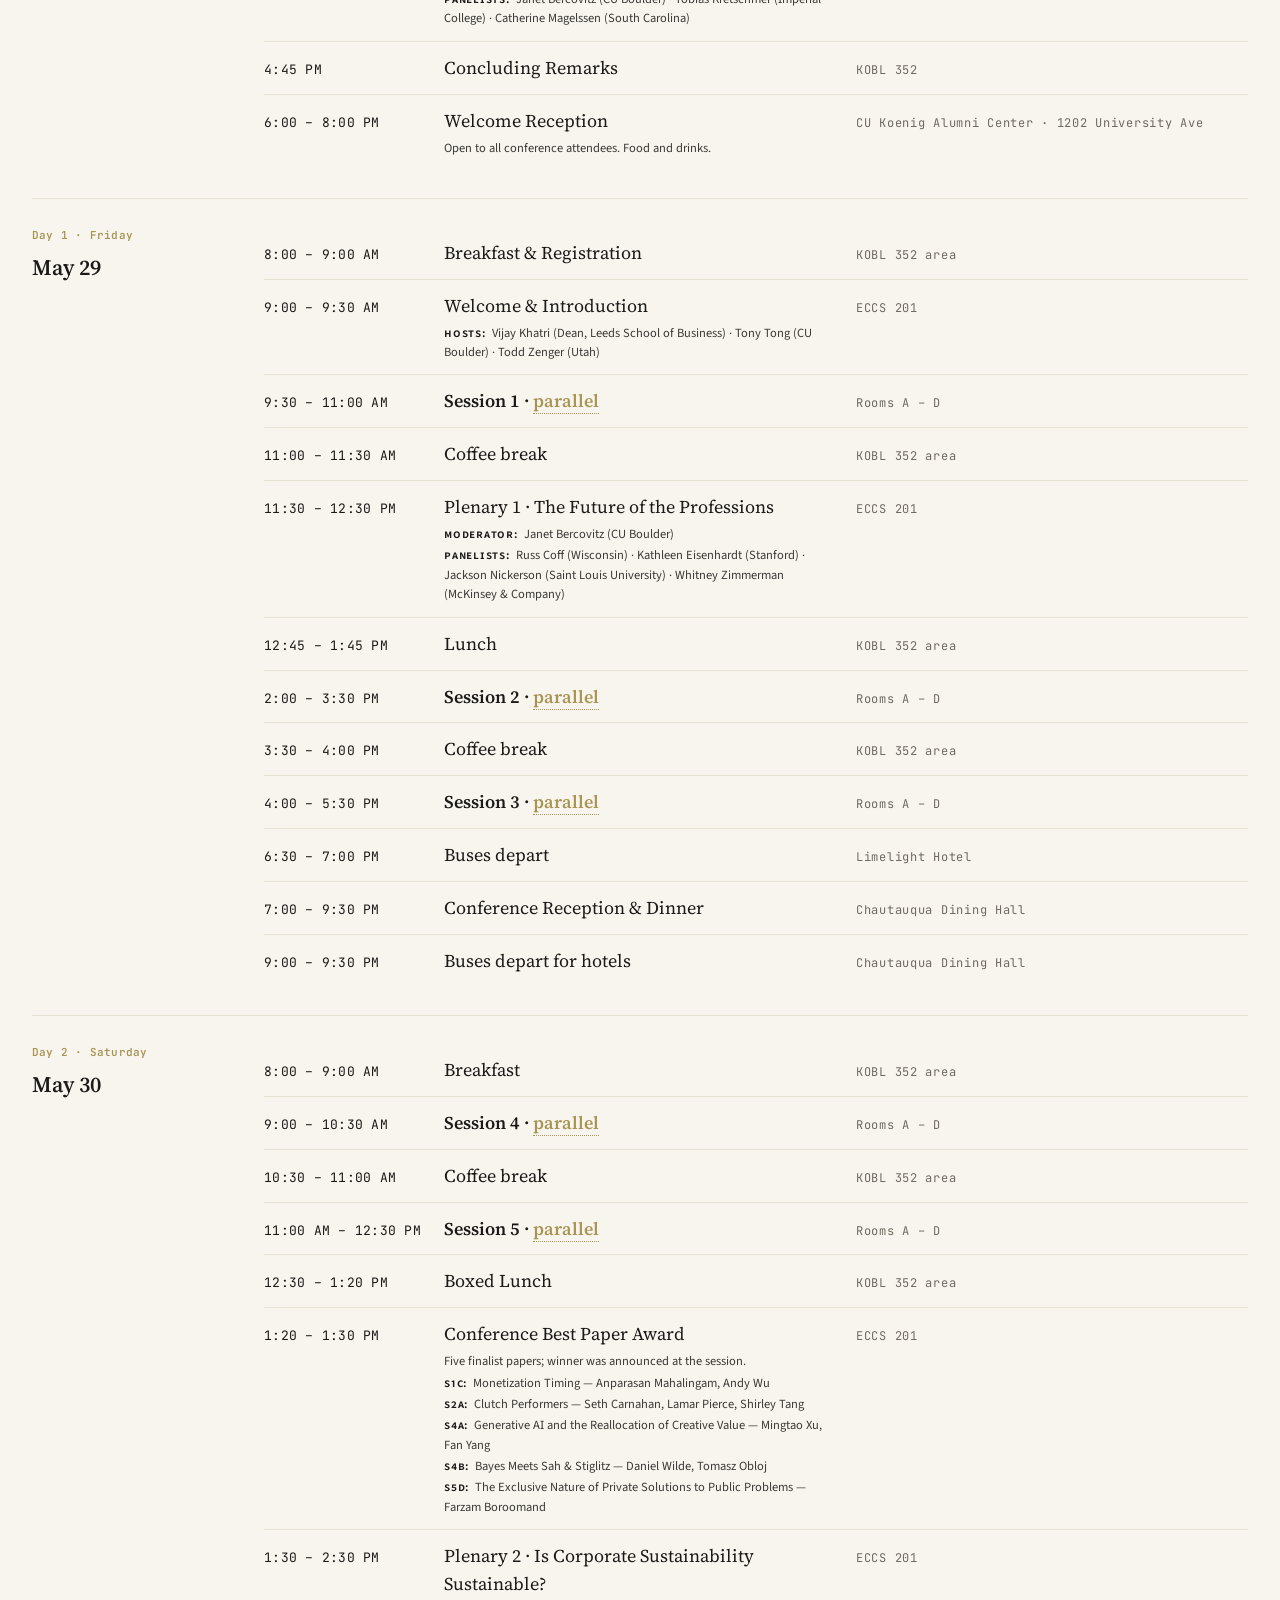
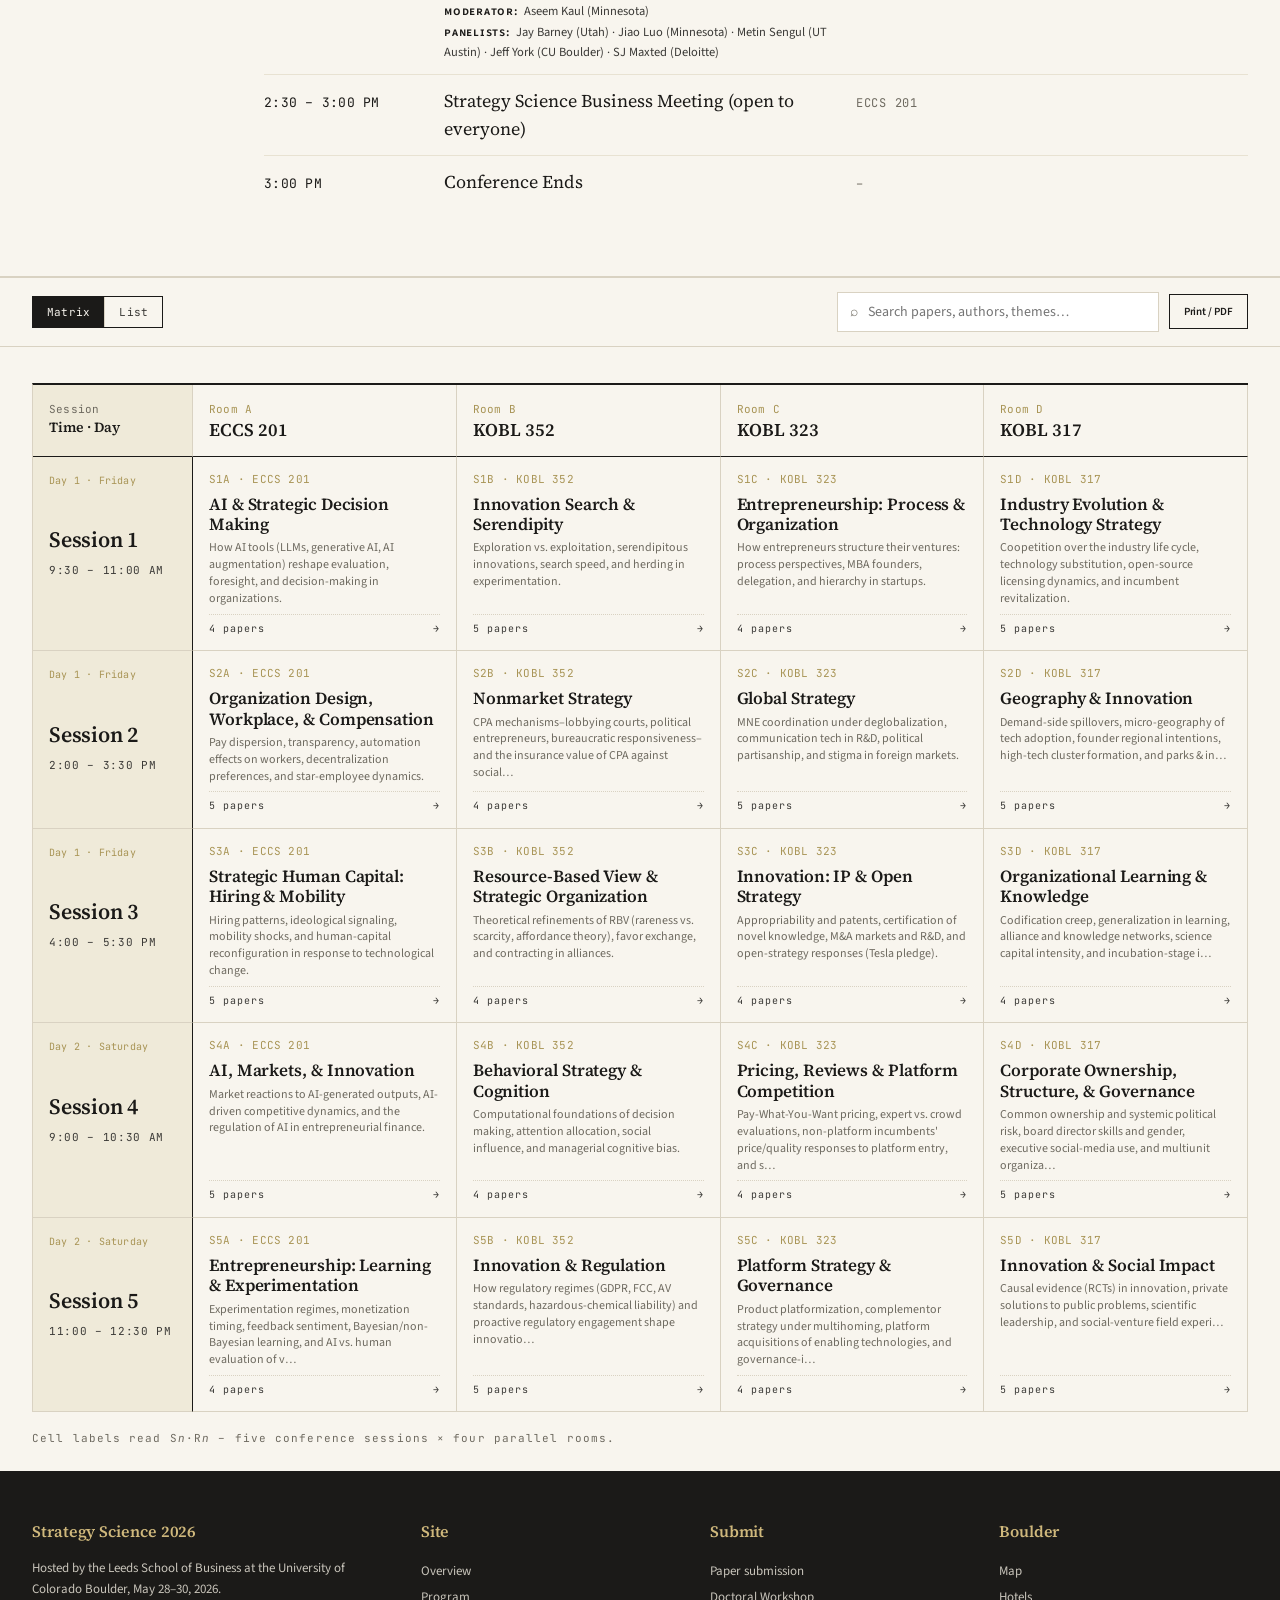
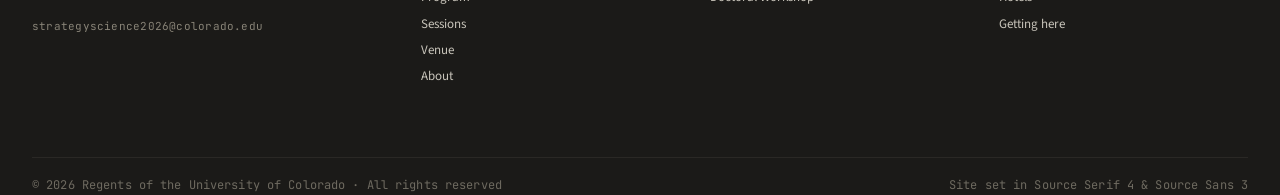
<file: deploy/program.html>
<!DOCTYPE html>
<html lang="en">
<head>
<meta charset="UTF-8" />
<meta name="viewport" content="width=device-width, initial-scale=1.0" />
<title>Program – Strategy Science 2026</title>
<link rel="preconnect" href="https://fonts.googleapis.com" />
<link rel="preconnect" href="https://fonts.gstatic.com" crossorigin />
<link href="https://fonts.googleapis.com/css2?family=Source+Serif+4:opsz,wght@8..60,400;8..60,500;8..60,600;8..60,700&family=Source+Sans+3:wght@400;500;600;700&family=JetBrains+Mono:wght@400;500&display=swap" rel="stylesheet" />
<link rel="stylesheet" href="assets/site.css" />
<style data-page="program">
  /* –– Program header –– */
  .prog-head {
    border-bottom: 1px solid var(--rule);
    padding: 48px 0 36px;
  }
  .prog-head h2 {
    font-family: var(--serif);
    font-weight: 600;
    font-size: clamp(36px, 4.5vw, 56px);
    line-height: 1;
    letter-spacing: -0.02em;
    margin: 14px 0 18px;
  }
  .prog-head p { color: var(--ink-2); max-width: 70ch; margin: 0; font-family: var(--serif); font-size: 17px; line-height: 1.55; }

  /* –– Days at a glance (Thu / Fri / Sat) –– */
  .days {
    border-bottom: 1px solid var(--rule);
    padding: 36px 0 40px;
  }
  .day {
    display: grid;
    grid-template-columns: 200px 1fr;
    gap: 32px;
    padding: 28px 0;
    border-top: 1px solid var(--rule-soft);
  }
  .day:first-child { border-top: none; padding-top: 0; }
  .day .label {
    font-family: var(--serif);
    font-weight: 600;
    font-size: 22px;
  }
  .day .label .d {
    display: block;
    font-family: var(--mono); font-size: 11px; letter-spacing: 0.02em;
    color: var(--gold-deep); margin-bottom: 6px;
  }
  .day-rows { display: flex; flex-direction: column; }
  .day-row {
    display: grid;
    grid-template-columns: 160px 1fr 1fr;
    gap: 20px;
    padding: 12px 0;
    border-top: 1px solid var(--rule-soft);
    align-items: baseline;
  }
  .day-row:first-child { border-top: none; }
  .day-row .t { font-family: var(--mono); font-size: 13px; color: var(--ink); letter-spacing: 0.02em; }
  .day-row .ttl { font-family: var(--serif); font-size: 18px; }
  .day-row .ttl small {
    display: block;
    font-family: var(--sans);
    font-size: 12.5px;
    font-weight: 400;
    color: var(--ink-2);
    margin-top: 4px;
    line-height: 1.55;
    letter-spacing: 0;
  }
  .day-row .ttl small b {
    font-weight: 600;
    color: var(--ink);
    font-variant: all-small-caps;
    letter-spacing: 0.06em;
    margin-right: 6px;
  }
  .day-row .ttl small + small { margin-top: 2px; }
  .day-row .ttl.session { font-weight: 600; }
  .day-row .ttl.session a { color: var(--gold-deep); border-bottom: 1px dotted; }
  .day-row .rm { font-family: var(--mono); font-size: 12px; color: var(--ink-3); letter-spacing: 0.06em; }
  @media (max-width: 800px) {
    .day { grid-template-columns: 1fr; gap: 14px; }
    .day-row { grid-template-columns: 1fr; gap: 4px; padding: 10px 0; }
  }

  /* –– Controls –– */
  .program-controls {
    position: sticky; top: 0;
    background: var(--paper);
    border-top: 1px solid var(--rule);
    border-bottom: 1px solid var(--rule);
    z-index: 30;
    padding: 14px 0;
  }
  .program-controls .row {
    display: flex; gap: 14px; align-items: center; flex-wrap: wrap; justify-content: space-between;
  }
  .pc-left { display: flex; gap: 8px; align-items: center; flex-wrap: wrap; }
  .seg {
    display: inline-flex; border: 1px solid var(--ink); padding: 0;
  }
  .seg button {
    background: transparent; border: none; padding: 8px 14px;
    font-family: var(--mono); font-size: 11px; letter-spacing: 0.02em;
    color: var(--ink-2); cursor: pointer; border-right: 1px solid var(--rule);
  }
  .seg button:last-child { border-right: none; }
  .seg button[aria-pressed="true"] { background: var(--ink); color: var(--paper); }
  .pc-right { display: flex; gap: 10px; align-items: center; flex-wrap: wrap; }
  .search {
    border: 1px solid var(--rule);
    background: #fff;
    display: flex; align-items: center; gap: 8px;
    padding: 8px 12px;
  }
  .search input {
    border: none; outline: none; font-family: var(--sans); font-size: 14px;
    width: 280px; background: transparent; color: var(--ink);
  }
  .search .ico {
    font-family: var(--mono); color: var(--ink-3); font-size: 14px;
  }
  .pc-right .btn { padding: 9px 14px; font-size: 11px; }

  /* –– Matrix –– */
  .matrix-wrap { padding: 36px 0 24px; overflow-x: auto; }
  .matrix {
    display: grid;
    grid-template-columns: 160px repeat(4, minmax(0, 1fr));
    border-top: 2px solid var(--ink);
    border-left: 1px solid var(--rule);
    background: var(--paper);
    min-width: 920px;
  }
  .m-cell { overflow-wrap: anywhere; min-width: 0; }
  .session-card .ti, .session-card .desc { overflow-wrap: anywhere; }
  .m-cell {
    border-right: 1px solid var(--rule);
    border-bottom: 1px solid var(--rule);
    padding: 14px 16px;
    background: var(--paper);
    position: relative;
  }
  .m-head {
    background: var(--paper);
    border-bottom: 1px solid var(--ink);
    padding: 16px;
  }
  .m-head .room {
    font-family: var(--mono); font-size: 11px; letter-spacing: 0.02em; color: var(--gold-deep);
  }
  .m-head .building {
    font-family: var(--serif); font-weight: 600; font-size: 18px; line-height: 1.1; margin-top: 2px;
  }
  .m-head .cap { font-family: var(--mono); font-size: 11px; color: var(--ink-3); margin-top: 4px; letter-spacing: 0.06em; }
  .m-rowhead {
    background: var(--paper-2);
    border-right: 1px solid var(--ink);
    padding: 16px;
    display: flex; flex-direction: column; gap: 6px;
  }
  .m-rowhead .sn {
    font-family: var(--serif); font-weight: 600; font-size: 22px; letter-spacing: -0.01em;
  }
  .m-rowhead .ti { font-family: var(--mono); font-size: 11px; color: var(--ink-2); letter-spacing: .06em; }
  .m-rowhead .day { font-family: var(--mono); font-size: 10px; color: var(--gold-deep); letter-spacing: 0.02em; }

  .session-card {
    cursor: pointer;
    transition: background .12s ease;
    display: flex; flex-direction: column; gap: 6px; min-height: 130px;
    text-decoration: none; color: inherit;
  }
  .session-card:hover { background: #F1ECDD; }
  .session-card .id {
    font-family: var(--mono); font-size: 11px; letter-spacing: 0.02em; color: var(--gold-deep);
  }
  .session-card .ti {
    font-family: var(--serif); font-weight: 600; font-size: 17px; line-height: 1.2; letter-spacing: -0.005em; color: var(--ink);
  }
  .session-card .desc { font-size: 12px; color: var(--ink-3); line-height: 1.4; flex: 1; }
  .session-card .ct {
    font-family: var(--mono); font-size: 10px; color: var(--ink-2); letter-spacing: .1em;
    border-top: 1px dotted var(--rule); padding-top: 6px; margin-top: auto;
    display: flex; justify-content: space-between;
  }

  .nonsession {
    background: var(--paper-2);
    grid-column: 2 / span 4;
    padding: 14px 16px;
    border-bottom: 1px solid var(--rule);
    border-right: 1px solid var(--rule);
    display: flex; gap: 24px; align-items: center;
    font-family: var(--serif); font-size: 16px;
  }
  .nonsession .lbl { font-family: var(--mono); font-size: 11px; color: var(--gold-deep); letter-spacing: 0.02em; }
  .nonsession .rm { margin-left: auto; font-family: var(--mono); font-size: 12px; color: var(--ink-3); letter-spacing: 0.06em; }

  /* –– List view (filterable) –– */
  .list-view { padding: 16px 0 32px; display: none; }
  .list-view.active { display: block; }
  .matrix-wrap.hidden { display: none; }

  .list-toolbar {
    display: flex; gap: 10px; flex-wrap: wrap;
    padding: 8px 0 24px;
    border-bottom: 1px solid var(--rule);
    margin-bottom: 24px;
  }
  .chip {
    padding: 6px 12px;
    border: 1px solid var(--rule);
    font-family: var(--mono); font-size: 11px; letter-spacing: .1em;
    color: var(--ink-2);
    cursor: pointer; user-select: none;
    background: var(--paper);
  }
  .chip[aria-pressed="true"] {
    background: var(--ink); color: var(--paper); border-color: var(--ink);
  }
  .chip .n { color: var(--ink-3); margin-left: 6px; font-size: 10px; }
  .chip[aria-pressed="true"] .n { color: var(--gold); }

  .session-list {
    display: grid; grid-template-columns: 1fr; gap: 0;
    border-top: 1px solid var(--rule);
  }
  .session-row {
    display: grid;
    grid-template-columns: 110px 1fr 280px 80px;
    gap: 28px;
    padding: 22px 0;
    border-bottom: 1px solid var(--rule);
    align-items: baseline;
    transition: background .1s ease;
  }
  .session-row:hover { background: #F1ECDD; }
  .session-row .id {
    font-family: var(--mono); font-size: 12px; letter-spacing: 0.02em; color: var(--gold-deep);
  }
  .session-row .id .day { display: block; color: var(--ink-3); font-size: 10px; margin-top: 4px; letter-spacing: 0.02em; }
  .session-row .ti {
    font-family: var(--serif); font-weight: 600; font-size: 22px; line-height: 1.2; letter-spacing: -0.01em;
  }
  .session-row .ti a:hover { color: var(--gold-deep); }
  .session-row .ti .desc {
    display: block;
    font-family: var(--sans); font-weight: 400; font-size: 13px;
    color: var(--ink-2); line-height: 1.5;
    margin-top: 6px; max-width: 64ch;
  }
  .session-row .rm {
    font-family: var(--mono); font-size: 12px; color: var(--ink-2); letter-spacing: .04em;
  }
  .session-row .rm .b { color: var(--ink); display: block; margin-bottom: 2px; }
  .session-row .ct {
    font-family: var(--mono); font-size: 12px; color: var(--ink-3); text-align: right; letter-spacing: .06em;
  }
  .session-row.dimmed { opacity: 0.25; }
  @media (max-width: 800px) {
    .session-row { grid-template-columns: 1fr; gap: 6px; }
    .session-row .rm, .session-row .ct { text-align: left; }
  }

  /* –– Paper search results –– */
  .paper-results { padding: 0 0 32px; display: none; }
  .paper-results.active { display: block; }
  .paper-row {
    display: grid; grid-template-columns: 1fr 220px;
    gap: 24px;
    padding: 18px 0;
    border-bottom: 1px solid var(--rule-soft);
  }
  .paper-row .ti { font-family: var(--serif); font-weight: 600; font-size: 18px; line-height: 1.25; }
  .paper-row .au { font-size: 13px; color: var(--ink-2); margin-top: 4px; }
  .paper-row .ms {
    font-family: var(--mono); font-size: 11px; letter-spacing: .1em; color: var(--gold-deep);
  }
  .paper-row .sloc { font-family: var(--mono); font-size: 11px; color: var(--ink-3); text-align: right; letter-spacing: 0.05em; }
  .paper-row .sloc .b { color: var(--ink); display: block; }

  .empty {
    padding: 80px 0; text-align: center; color: var(--ink-3); font-family: var(--serif); font-style: italic; font-size: 18px;
  }

  /* Hide non-active in print, show all */
  @media print {
    .program-controls { display: none; }
    .matrix-wrap, .list-view, .paper-results {
      display: block !important;
      page-break-after: always;
    }
    .matrix-wrap.hidden { display: none !important; }
    .matrix { font-size: 11px; min-width: 0; }
    .session-card .desc { display: none; }
    .session-row .desc { display: none; }
    body { background: #fff; }
  }
</style>
</head>
<body>

<div class="cu-bar">
  <div class="row">
    <div class="brand"><a href="https://www.colorado.edu/" target="_blank" rel="noopener" class="cu-logo"><img src="assets/cu-boulder-lockup-rev.png" alt="University of Colorado Boulder" /></a></div>
    <nav>
      <a href="https://www.colorado.edu/business/" target="_blank" rel="noopener">Leeds.colorado.edu</a>
      <a href="mailto:strategyscience2026@colorado.edu">Contact</a>
    </nav>
  </div>
</div>

<header class="site-header">
  <div class="row">
    <a href="https://www.colorado.edu/business/" target="_blank" rel="noopener" class="leeds-mark"><img src="assets/leeds-lockup.png" alt="Leeds School of Business – University of Colorado Boulder" /></a>
    <div class="lockup">
      <div class="eyebrow">9th Annual Conference · Sponsored by Strategy Science (INFORMS)</div>
      <h1><a href="index.html">Strategy Science 2026</a></h1>
    </div>
    <div class="meta">
      <span><span class="dot"></span> May 28–30, 2026</span>
      <span>Boulder, Colorado</span>
      <span>Leeds School of Business</span>
    </div>
  </div>
</header>

<nav class="primary-nav">
  <div class="row">
    <a href="index.html"><span class="num">01</span> Overview</a>
    <a href="program.html" aria-current="page"><span class="num">02</span> Program</a>
    <a href="sessions.html"><span class="num">03</span> Sessions</a>
    <a href="best-paper.html"><span class="num">04</span> Best Paper Award</a>
    <a href="venue.html"><span class="num">05</span> Venue &amp; Travel</a>
    <a href="about.html"><span class="num">06</span> About</a>
  </div>
</nav>

<section class="prog-head">
  <div class="container">
    <div class="kicker">The Program</div>
    <h2>Five sessions, four rooms.<br/>Twenty themes, ninety papers.</h2>
    <p>The program runs across two days in Boulder, with five 90-minute parallel sessions distributed across four rooms in the Koelbel Building and the Engineering Center.</p>
  </div>
</section>

<!-- Days strip -->
<section class="days">
  <div class="container">
    <div class="format-note" style="margin: 0 0 28px; padding: 18px 0 18px 22px; background: var(--paper-2); font-family: var(--serif); font-size: 16px; line-height: 1.55; color: var(--ink-2);">
  <span style="font-family: var(--mono); font-size: 11px; letter-spacing: .08em; color: var(--gold-deep); display: block; margin-bottom: 6px;">Presentation format</span>
  Each parallel session runs 90 minutes. Presentations are <b>15 minutes</b> in 4-paper sessions and <b>12 minutes</b> in 5-paper sessions, with the remaining time for Q&amp;A.
</div>
    <div class="day">
      <div class="label"><span class="d">Day 0 · Thursday</span>May 28</div>
      <div class="day-rows">
        <div class="day-row"><span class="t">8:00 – 9:00 AM</span><span class="ttl">Breakfast &amp; Registration</span><span class="rm">KOBL 352 area</span></div>
        <div class="day-row"><span class="t">9:00 – 9:15 AM</span><span class="ttl">Welcome &amp; Introduction<small><b>Hosts:</b>Tony Tong (CU Boulder) · Todd Zenger (Utah) · Aseem Kaul (Minnesota) · Mahka Moeen (Wisconsin)</small></span><span class="rm">KOBL 352</span></div>
        <div class="day-row"><span class="t">9:15 – 10:15 AM</span><span class="ttl">Doctoral Plenary 1 · PhD Essentials<small><b>Theme:</b>Succeeding in Your Doctoral Journey</small><small><b>Moderator:</b>Mahka Moeen (Wisconsin)</small><small><b>Panelists:</b>Felipe Csaszar (Michigan) · Martin Ganco (Wisconsin) · Jiao Luo (Minnesota)</small></span><span class="rm">KOBL 352</span></div>
        <div class="day-row"><span class="t">10:15 – 10:30 AM</span><span class="ttl">Break</span><span class="rm">KOBL 352 area</span></div>
        <div class="day-row"><span class="t">10:30 – 11:30 AM</span><span class="ttl">Roundtable 1</span><span class="rm">Discussion rooms</span></div>
        <div class="day-row"><span class="t">11:45 AM – 1:00 PM</span><span class="ttl">Lunch</span><span class="rm">KOBL 352 area</span></div>
        <div class="day-row"><span class="t">1:00 – 2:00 PM</span><span class="ttl">Doctoral Plenary 2 · The Path to Publication<small><b>Theme:</b>Managing Submissions, Revisions, and Rejections</small><small><b>Moderator:</b>Aseem Kaul (Minnesota)</small><small><b>Panelists:</b>Elena Novelli (City St George's) · Mike Roach (Illinois) · Todd Zenger (Utah)</small></span><span class="rm">KOBL 352</span></div>
        <div class="day-row"><span class="t">2:00 – 2:15 PM</span><span class="ttl">Break</span><span class="rm">KOBL 352 area</span></div>
        <div class="day-row"><span class="t">2:15 – 3:15 PM</span><span class="ttl">Roundtable 2</span><span class="rm">Discussion rooms</span></div>
        <div class="day-row"><span class="t">3:30 – 3:45 PM</span><span class="ttl">Break</span><span class="rm">KOBL 352 area</span></div>
        <div class="day-row"><span class="t">3:45 – 4:45 PM</span><span class="ttl">Doctoral Plenary 3 · From Student to Scholar<small><b>Theme:</b>Preparing for a Successful Academic Career</small><small><b>Moderator:</b>Charlotte Jacobs (LSU)</small><small><b>Panelists:</b>Janet Bercovitz (CU Boulder) · Tobias Kretschmer (Imperial College) · Catherine Magelssen (South Carolina)</small></span><span class="rm">KOBL 352</span></div>
        <div class="day-row"><span class="t">4:45 PM</span><span class="ttl">Concluding Remarks</span><span class="rm">KOBL 352</span></div>
        <div class="day-row"><span class="t">6:00 – 8:00 PM</span><span class="ttl">Welcome Reception<small>Open to all conference attendees. Food and drinks.</small></span><span class="rm">CU Koenig Alumni Center · 1202 University Ave</span></div>
      </div>
    </div>
    <div class="day">
      <div class="label"><span class="d">Day 1 · Friday</span>May 29</div>
      <div class="day-rows">
        <div class="day-row"><span class="t">8:00 – 9:00 AM</span><span class="ttl">Breakfast &amp; Registration</span><span class="rm">KOBL 352 area</span></div>
        <div class="day-row"><span class="t">9:00 – 9:30 AM</span><span class="ttl">Welcome &amp; Introduction<small><b>Hosts:</b>Vijay Khatri (Dean, Leeds School of Business) · Tony Tong (CU Boulder) · Todd Zenger (Utah)</small></span><span class="rm">ECCS 201</span></div>
        <div class="day-row"><span class="t">9:30 – 11:00 AM</span><span class="ttl session">Session 1 · <a href="#s1">parallel</a></span><span class="rm">Rooms A – D</span></div>
        <div class="day-row"><span class="t">11:00 – 11:30 AM</span><span class="ttl">Coffee break</span><span class="rm">KOBL 352 area</span></div>
        <div class="day-row"><span class="t">11:30 – 12:30 PM</span><span class="ttl">Plenary 1 · The Future of the Professions<small><b>Moderator:</b>Janet Bercovitz (CU Boulder)</small><small><b>Panelists:</b>Russ Coff (Wisconsin) · Kathleen Eisenhardt (Stanford) · Jackson Nickerson (Saint Louis University) · Whitney Zimmerman (McKinsey &amp; Company)</small></span><span class="rm">ECCS 201</span></div>
        <div class="day-row"><span class="t">12:45 – 1:45 PM</span><span class="ttl">Lunch</span><span class="rm">KOBL 352 area</span></div>
        <div class="day-row"><span class="t">2:00 – 3:30 PM</span><span class="ttl session">Session 2 · <a href="#s2">parallel</a></span><span class="rm">Rooms A – D</span></div>
        <div class="day-row"><span class="t">3:30 – 4:00 PM</span><span class="ttl">Coffee break</span><span class="rm">KOBL 352 area</span></div>
        <div class="day-row"><span class="t">4:00 – 5:30 PM</span><span class="ttl session">Session 3 · <a href="#s3">parallel</a></span><span class="rm">Rooms A – D</span></div>
        <div class="day-row"><span class="t">6:30 – 7:00 PM</span><span class="ttl">Buses depart</span><span class="rm">Limelight Hotel</span></div>
        <div class="day-row"><span class="t">7:00 – 9:30 PM</span><span class="ttl">Conference Reception &amp; Dinner</span><span class="rm">Chautauqua Dining Hall</span></div>
        <div class="day-row"><span class="t">9:00 – 9:30 PM</span><span class="ttl">Buses depart for hotels</span><span class="rm">Chautauqua Dining Hall</span></div>
      </div>
    </div>
    <div class="day">
      <div class="label"><span class="d">Day 2 · Saturday</span>May 30</div>
      <div class="day-rows">
        <div class="day-row"><span class="t">8:00 – 9:00 AM</span><span class="ttl">Breakfast</span><span class="rm">KOBL 352 area</span></div>
        <div class="day-row"><span class="t">9:00 – 10:30 AM</span><span class="ttl session">Session 4 · <a href="#s4">parallel</a></span><span class="rm">Rooms A – D</span></div>
        <div class="day-row"><span class="t">10:30 – 11:00 AM</span><span class="ttl">Coffee break</span><span class="rm">KOBL 352 area</span></div>
        <div class="day-row"><span class="t">11:00 AM – 12:30 PM</span><span class="ttl session">Session 5 · <a href="#s5">parallel</a></span><span class="rm">Rooms A – D</span></div>
        <div class="day-row"><span class="t">12:30 – 1:20 PM</span><span class="ttl">Boxed Lunch</span><span class="rm">KOBL 352 area</span></div>
        <div class="day-row"><span class="t">1:20 – 1:30 PM</span><span class="ttl">Conference Best Paper Award<small>Five finalist papers; winner was announced at the session.</small><small><b>S1C:</b>Monetization Timing — Anparasan Mahalingam, Andy Wu</small><small><b>S2A:</b>Clutch Performers — Seth Carnahan, Lamar Pierce, Shirley Tang</small><small><b>S4A:</b>Generative AI and the Reallocation of Creative Value — Mingtao Xu, Fan Yang</small><small><b>S4B:</b>Bayes Meets Sah &amp; Stiglitz — Daniel Wilde, Tomasz Obloj</small><small><b>S5D:</b>The Exclusive Nature of Private Solutions to Public Problems — Farzam Boroomand</small></span><span class="rm">ECCS 201</span></div>
        <div class="day-row"><span class="t">1:30 – 2:30 PM</span><span class="ttl">Plenary 2 · Is Corporate Sustainability Sustainable?<small><b>Moderator:</b>Aseem Kaul (Minnesota)</small><small><b>Panelists:</b>Jay Barney (Utah) · Jiao Luo (Minnesota) · Metin Sengul (UT Austin) · Jeff York (CU Boulder) · SJ Maxted (Deloitte)</small></span><span class="rm">ECCS 201</span></div>
        <div class="day-row"><span class="t">2:30 – 3:00 PM</span><span class="ttl">Strategy Science Business Meeting (open to everyone)</span><span class="rm">ECCS 201</span></div>
        <div class="day-row"><span class="t">3:00 PM</span><span class="ttl">Conference Ends</span><span class="rm">–</span></div>
      </div>
    </div>
  </div>
</section>

<!-- Controls -->
<div class="program-controls">
  <div class="container">
    <div class="row">
      <div class="pc-left">
        <div class="seg" role="group" aria-label="View">
          <button data-view="matrix" aria-pressed="true">Matrix</button>
          <button data-view="list" aria-pressed="false">List</button>
        </div>
      </div>
      <div class="pc-right">
        <div class="search">
          <span class="ico">⌕</span>
          <input id="searchInput" type="search" placeholder="Search papers, authors, themes…" autocomplete="off" />
        </div>
        <button class="btn ghost" onclick="window.print()">Print / PDF</button>
      </div>
    </div>
  </div>
</div>

<!-- Matrix view -->
<section class="matrix-wrap" id="matrixWrap">
  <div class="container">
    <div class="matrix" id="matrix"></div>
    <p style="margin: 18px 0 0; font-family: var(--mono); font-size: 11px; letter-spacing: .1em; color: var(--ink-3);">
      Cell labels read S<i>n</i>·R<i>n</i> – five conference sessions × four parallel rooms.
    </p>
  </div>
</section>

<!-- List view -->
<section class="list-view" id="listView">
  <div class="container">
    <div class="list-toolbar" id="filterBar"></div>
    <div class="session-list" id="sessionList"></div>
    <div class="paper-results" id="paperResults"></div>
    <div class="empty" id="empty" style="display:none;">No matches. Try a different search term.</div>
  </div>
</section>

<!-- Session drawer -->
<div id="drawer" style="display:none;"></div>

<footer class="site-footer">
  <div class="row">
    <div>
      <h4>Strategy Science 2026</h4>
      <p style="margin:0; line-height:1.6; color:#C8C4BA; font-size:13px;">Hosted by the Leeds School of Business at the University of Colorado Boulder, May 28–30, 2026.</p>
      <p style="margin:18px 0 0; font-family: var(--mono); font-size: 11px; letter-spacing: 0.02em; color:#888377;">strategyscience2026@colorado.edu</p>
    </div>
    <div><h4>Site</h4><a href="index.html">Overview</a><a href="program.html">Program</a><a href="sessions.html">Sessions</a><a href="venue.html">Venue</a><a href="about.html">About</a></div>
    <div><h4>Submit</h4><a href="https://leeds.qualtrics.com/jfe/form/SV_2to934N37sCU7pc" target="_blank" rel="noopener">Paper submission</a><a href="https://leeds.qualtrics.com/jfe/form/SV_8ui891OL9bMyaFM" target="_blank" rel="noopener">Doctoral Workshop</a></div>
    <div><h4>Boulder</h4><a href="https://maps.app.goo.gl/HCq3mvZSEbhsxrTs7" target="_blank" rel="noopener">Map</a><a href="venue.html#hotels">Hotels</a><a href="venue.html#travel">Getting here</a></div>
  </div>
  <div class="container"><div class="credit"><span>© 2026 Regents of the University of Colorado · All rights reserved</span><span>Site set in Source Serif 4 &amp; Source Sans 3</span></div></div>
</footer>

<script src="assets/program.js"></script>
</body>
</html>
</file>
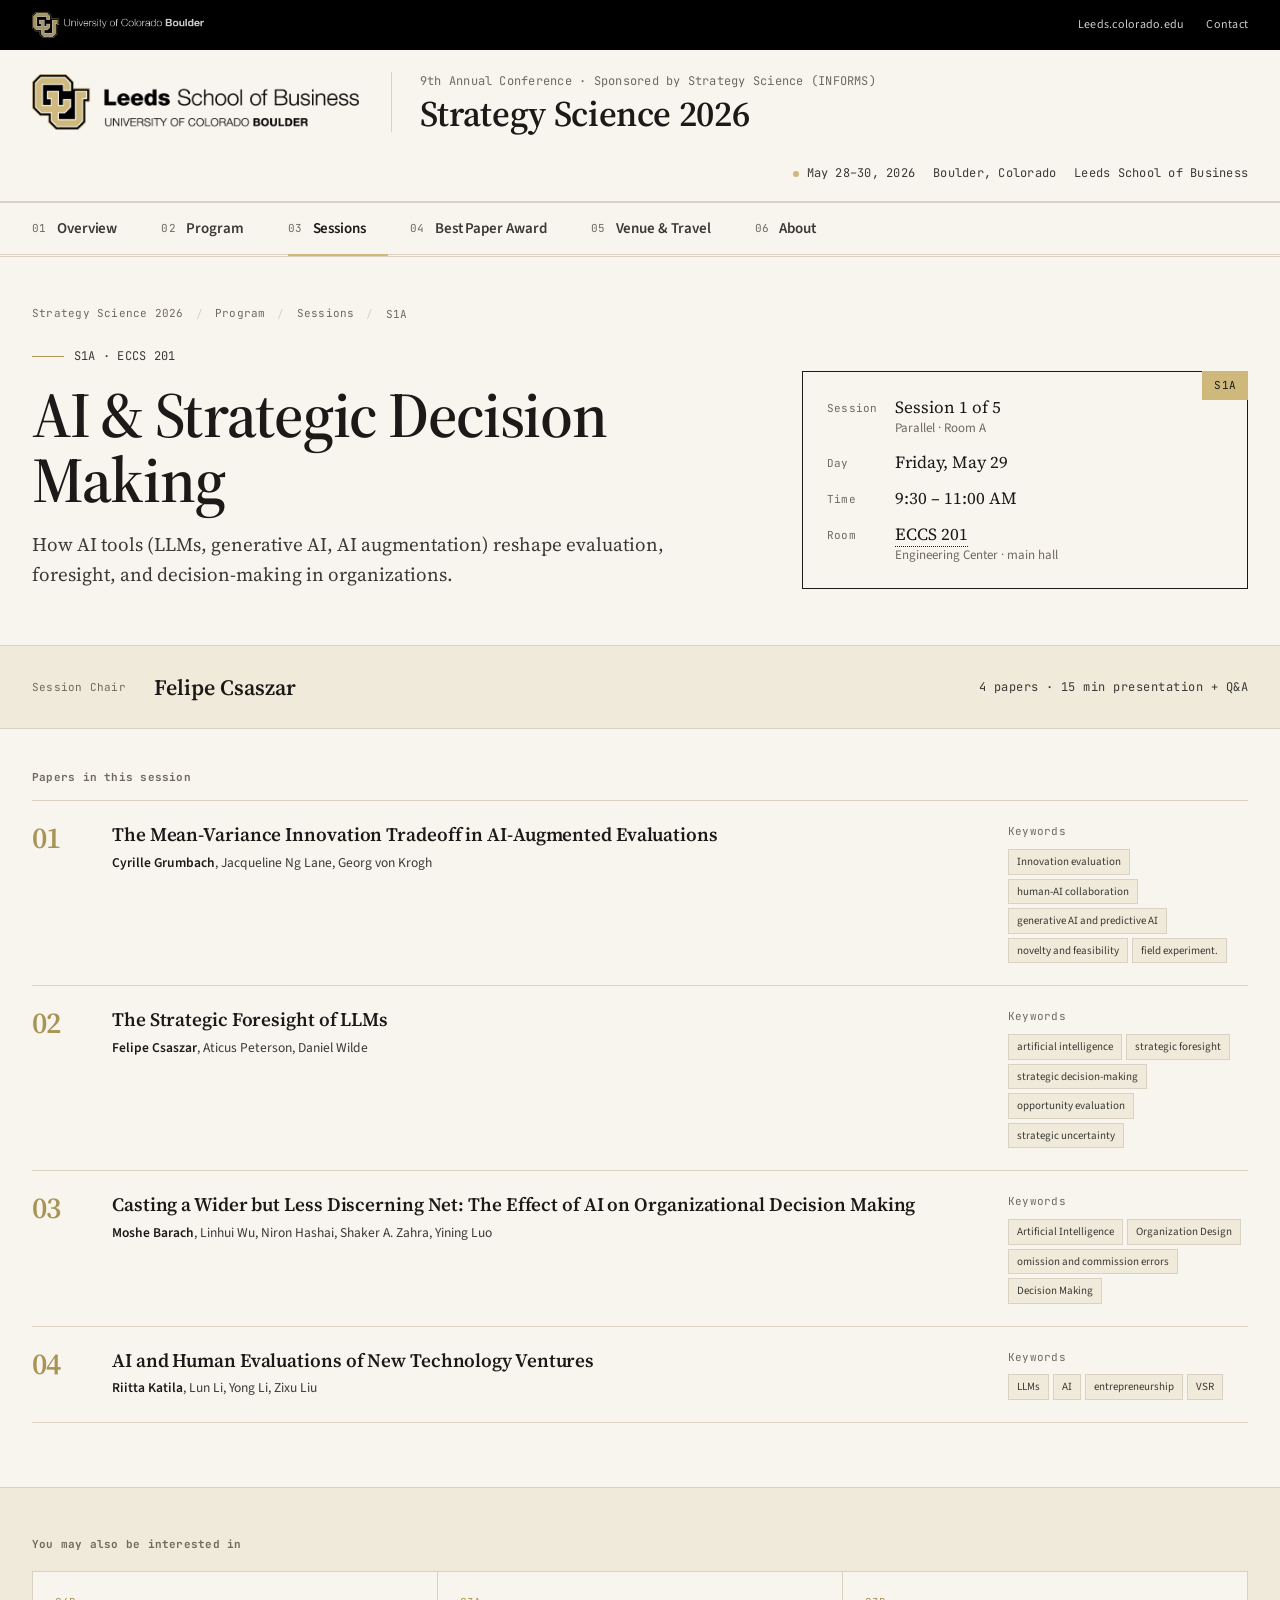
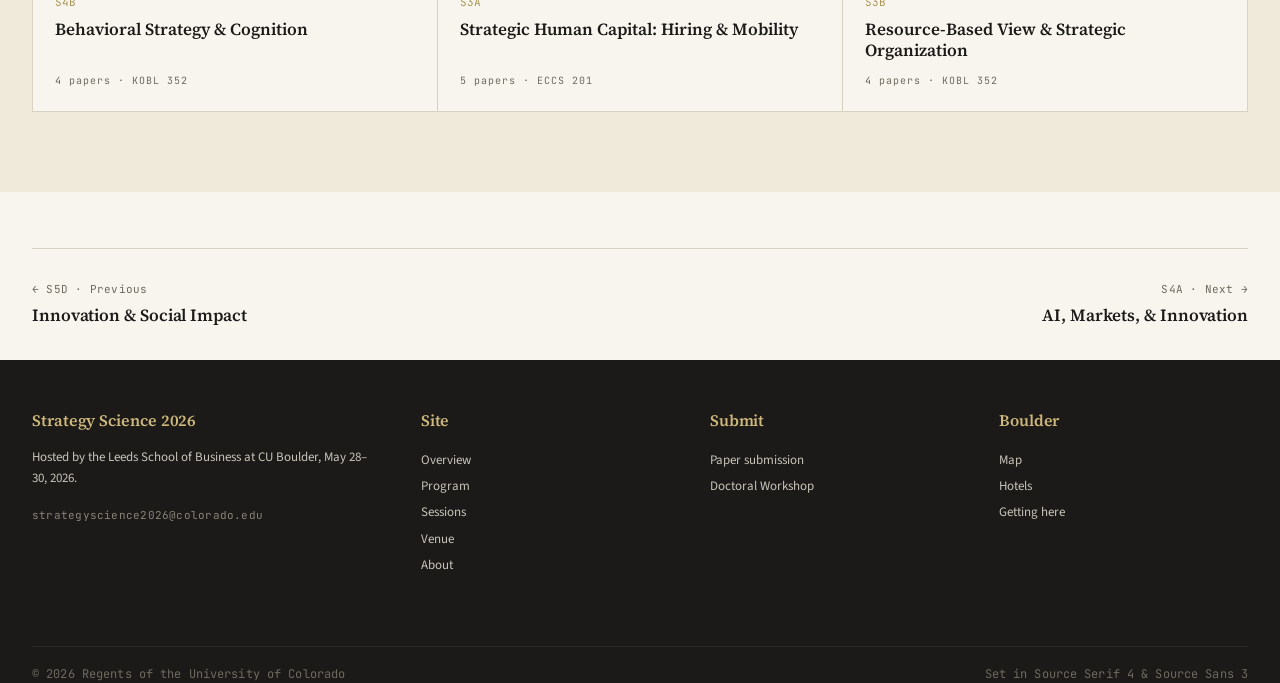
<file: deploy/session.html>
<!DOCTYPE html>
<html lang="en">
<head>
<meta charset="UTF-8" />
<meta name="viewport" content="width=device-width, initial-scale=1.0" />
<title id="pgTitle">Session – Strategy Science 2026</title>
<link rel="preconnect" href="https://fonts.googleapis.com" />
<link rel="preconnect" href="https://fonts.gstatic.com" crossorigin />
<link href="https://fonts.googleapis.com/css2?family=Source+Serif+4:opsz,wght@8..60,400;8..60,500;8..60,600;8..60,700&family=Source+Sans+3:wght@400;500;600;700&family=JetBrains+Mono:wght@400;500&display=swap" rel="stylesheet" />
<link rel="stylesheet" href="assets/site.css" />
<style>
  .session-head {
    border-bottom: 1px solid var(--rule);
    padding: 48px 0 56px;
  }
  .crumbs {
    font-family: var(--mono); font-size: 11px; letter-spacing: 0.02em; color: var(--ink-3);
    display: flex; gap: 12px; align-items: center;
  }
  .crumbs a { color: var(--ink-3); border-bottom: 1px dotted transparent; }
  .crumbs a:hover { color: var(--ink); border-bottom-color: var(--gold-deep); }
  .crumbs .sep { color: var(--rule); }

  .session-head .grid {
    display: grid; grid-template-columns: 1.6fr 1fr; gap: 56px; align-items: end;
    margin-top: 24px;
  }
  @media (max-width: 920px) { .session-head .grid { grid-template-columns: 1fr; gap: 28px; } }
  .session-head h2 {
    font-family: var(--serif); font-weight: 600; font-size: clamp(36px, 5vw, 64px);
    line-height: 1.02; letter-spacing: -0.02em; margin: 16px 0 0;
  }
  .session-head .lede {
    font-family: var(--serif); font-size: 19px; line-height: 1.55; color: var(--ink-2);
    margin: 18px 0 0;
  }
  .infocard {
    border: 1px solid var(--ink); padding: 24px; background: var(--paper); position: relative;
  }
  .infocard .pill {
    position: absolute; top: -1px; right: -1px; background: var(--gold); color: var(--ink);
    padding: 6px 12px; font-family: var(--mono); font-size: 11px; letter-spacing: 0.02em;
  }
  .infocard dl { margin: 0; display: grid; grid-template-columns: max-content 1fr; column-gap: 18px; row-gap: 14px; }
  .infocard dt { font-family: var(--mono); font-size: 11px; letter-spacing: 0.02em; color: var(--ink-3); padding-top: 4px; }
  .infocard dd { margin: 0; font-family: var(--serif); font-size: 17px; line-height: 1.3; }
  .infocard dd small { display:block; font-family: var(--sans); font-size: 13px; color: var(--ink-3); margin-top: 2px; }

  /* Chair */
  .chair-strip {
    background: var(--paper-2);
    border-bottom: 1px solid var(--rule);
    padding: 24px 0;
  }
  .chair-strip .row {
    display: flex; gap: 28px; align-items: center; flex-wrap: wrap;
  }
  .chair-strip .lbl { font-family: var(--mono); font-size: 11px; letter-spacing: 0.02em; color: var(--ink-3); }
  .chair-strip .nm { font-family: var(--serif); font-size: 22px; font-weight: 600; }
  .chair-strip .where { font-family: var(--mono); font-size: 12px; color: var(--ink-2); letter-spacing: .04em; margin-left: auto; }

  /* Papers */
  .papers {
    padding: 40px 0 64px;
  }
  .papers h3 {
    font-family: var(--mono); font-size: 11px; letter-spacing: 0.02em; color: var(--ink-3);
    margin: 0 0 14px;
  }
  .paper {
    border-top: 1px solid var(--rule);
    padding: 22px 0;
    display: grid;
    grid-template-columns: 56px minmax(0, 1fr) minmax(0, 240px);
    gap: 24px;
    align-items: start;
  }
  .paper > div { min-width: 0; }
  .paper .ti, .paper .au { overflow-wrap: anywhere; word-break: normal; }
  @media (max-width: 1000px) { .paper { grid-template-columns: 56px minmax(0, 1fr); gap: 18px; } .paper .meta { grid-column: 2; } }
  @media (max-width: 600px) { .paper { grid-template-columns: 1fr; gap: 8px; } .paper .meta { grid-column: 1; } }
  .paper:last-of-type { border-bottom: 1px solid var(--rule); }
  .paper .num {
    font-family: var(--serif); font-weight: 600; font-size: 30px; color: var(--gold-deep);
    letter-spacing: -0.02em; line-height: 1;
  }
  .paper .num small { display:block; font-family: var(--mono); font-size: 10px; color: var(--ink-3); margin-top: 4px; letter-spacing: 0.02em; font-weight: 400; }
  .paper .ti {
    font-family: var(--serif); font-weight: 600; font-size: 19px; line-height: 1.22; letter-spacing: -0.005em; text-wrap: pretty;
  }
  .paper .au {
    margin-top: 6px; font-size: 13.5px; color: var(--ink-2); line-height: 1.45;
  }
  .paper .au b { color: var(--ink); font-weight: 600; }
  .paper .meta {
    font-family: var(--mono); font-size: 11px; color: var(--ink-3); letter-spacing: 0.04em; line-height: 1.6;
  }
  .paper .meta .lab { font-size: 11px; letter-spacing: 0.02em; color: var(--ink-3); display: block; margin-bottom: 4px; }
  .paper .meta .kw {
    margin-top: 8px;
    display: flex; flex-wrap: wrap; gap: 4px;
  }
  .paper .meta .kw span {
    font-family: var(--sans); font-size: 11px; padding: 3px 8px; background: var(--paper-2); color: var(--ink-2);
    border: 1px solid var(--rule);
    text-transform: none; letter-spacing: 0;
  }

  /* Related */
  .related {
    padding: 48px 0 80px;
    border-top: 1px solid var(--rule);
    background: var(--paper-2);
  }
  .related h3 {
    font-family: var(--mono); font-size: 11px; letter-spacing: 0.02em; color: var(--ink-3);
    margin: 0 0 18px;
  }
  .rel-grid {
    display: grid; grid-template-columns: repeat(3, 1fr); gap: 0;
    border-top: 1px solid var(--rule); border-left: 1px solid var(--rule);
  }
  @media (max-width: 800px) { .rel-grid { grid-template-columns: 1fr; } }
  .rel-card {
    border-right: 1px solid var(--rule);
    border-bottom: 1px solid var(--rule);
    padding: 22px;
    display: flex; flex-direction: column; gap: 8px; min-height: 140px;
    background: var(--paper);
  }
  .rel-card:hover { background: #F1ECDD; }
  .rel-card .id { font-family: var(--mono); font-size: 11px; color: var(--gold-deep); letter-spacing: 0.02em; }
  .rel-card .ti { font-family: var(--serif); font-weight: 600; font-size: 17px; line-height: 1.22; }
  .rel-card .ct { font-family: var(--mono); font-size: 10px; color: var(--ink-3); margin-top: auto; letter-spacing: .1em; }

  .nav-prev-next {
    display: flex; justify-content: space-between; padding: 32px 0; border-top: 1px solid var(--rule); margin-top: 56px;
  }
  .nav-prev-next a {
    display: flex; flex-direction: column; gap: 4px;
    font-family: var(--mono); font-size: 11px; letter-spacing: 0.02em; color: var(--ink-3);
  }
  .nav-prev-next a .ti { font-family: var(--serif); font-size: 17px; color: var(--ink); text-transform: none; letter-spacing: -0.005em; font-weight: 600; }
  .nav-prev-next a:hover .ti { color: var(--gold-deep); }
  .nav-prev-next a.next { text-align: right; }

  @media print {
    .related, .nav-prev-next, .infocard { break-inside: avoid; }
    .paper { break-inside: avoid; }
  }
</style>
</head>
<body>

<div class="cu-bar"><div class="row"><div class="brand"><a href="https://www.colorado.edu/" target="_blank" rel="noopener" class="cu-logo"><img src="assets/cu-boulder-lockup-rev.png" alt="University of Colorado Boulder" /></a></div><nav><a href="https://www.colorado.edu/business/" target="_blank" rel="noopener">Leeds.colorado.edu</a><a href="mailto:strategyscience2026@colorado.edu">Contact</a></nav></div></div>
<header class="site-header">
  <div class="row">
    <a href="https://www.colorado.edu/business/" target="_blank" rel="noopener" class="leeds-mark"><img src="assets/leeds-lockup.png" alt="Leeds School of Business – University of Colorado Boulder" /></a>
    <div class="lockup"><div class="eyebrow">9th Annual Conference · Sponsored by Strategy Science (INFORMS)</div><h1><a href="index.html">Strategy Science 2026</a></h1></div><div class="meta"><span><span class="dot"></span> May 28–30, 2026</span><span>Boulder, Colorado</span><span>Leeds School of Business</span></div></div></header>
<nav class="primary-nav"><div class="row"><a href="index.html"><span class="num">01</span> Overview</a><a href="program.html"><span class="num">02</span> Program</a><a href="sessions.html" aria-current="page"><span class="num">03</span> Sessions</a><a href="best-paper.html"><span class="num">04</span> Best Paper Award</a><a href="venue.html"><span class="num">05</span> Venue &amp; Travel</a><a href="about.html"><span class="num">06</span> About</a></div></nav>

<section class="session-head">
  <div class="container">
    <div class="crumbs">
      <a href="index.html">Strategy Science 2026</a>
      <span class="sep">/</span>
      <a href="program.html">Program</a>
      <span class="sep">/</span>
      <a href="sessions.html">Sessions</a>
      <span class="sep">/</span>
      <span id="crumbId">–</span>
    </div>
    <div class="grid">
      <div>
        <div class="kicker" id="kicker">Theme</div>
        <h2 id="theme">Loading…</h2>
        <p class="lede" id="desc"></p>
      </div>
      <aside class="infocard">
        <div class="pill" id="pill">S–</div>
        <dl>
          <dt>Session</dt>
          <dd id="sessLine">–</dd>
          <dt>Day</dt>
          <dd id="dayLine">–</dd>
          <dt>Time</dt>
          <dd id="timeLine">–</dd>
          <dt>Room</dt>
          <dd id="roomLine">–</dd>
        </dl>
      </aside>
    </div>
  </div>
</section>

<div class="chair-strip">
  <div class="container">
    <div class="row">
      <span class="lbl">Session Chair</span>
      <span class="nm" id="chair">– TBA –</span>
      <span class="where" id="paperCount">– papers</span>
    </div>
  </div>
</div>

<section class="papers">
  <div class="container">
    <h3>Papers in this session</h3>
    <div id="papers"></div>
  </div>
</section>

<section class="related">
  <div class="container">
    <h3>You may also be interested in</h3>
    <div class="rel-grid" id="related"></div>
  </div>
</section>

<div class="container">
  <div class="nav-prev-next" id="prevNext"></div>
</div>

<footer class="site-footer">
  <div class="row">
    <div><h4>Strategy Science 2026</h4><p style="margin:0;line-height:1.6;color:#C8C4BA;font-size:13px;">Hosted by the Leeds School of Business at CU Boulder, May 28–30, 2026.</p><p style="margin:18px 0 0;font-family:var(--mono);font-size:11px;letter-spacing: 0.02em;color:#888377;">strategyscience2026@colorado.edu</p></div>
    <div><h4>Site</h4><a href="index.html">Overview</a><a href="program.html">Program</a><a href="sessions.html">Sessions</a><a href="venue.html">Venue</a><a href="about.html">About</a></div>
    <div><h4>Submit</h4><a href="https://leeds.qualtrics.com/jfe/form/SV_2to934N37sCU7pc" target="_blank" rel="noopener">Paper submission</a><a href="https://leeds.qualtrics.com/jfe/form/SV_8ui891OL9bMyaFM" target="_blank" rel="noopener">Doctoral Workshop</a></div>
    <div><h4>Boulder</h4><a href="https://maps.app.goo.gl/HCq3mvZSEbhsxrTs7" target="_blank" rel="noopener">Map</a><a href="venue.html#hotels">Hotels</a><a href="venue.html#travel">Getting here</a></div>
  </div>
  <div class="container"><div class="credit"><span>© 2026 Regents of the University of Colorado</span><span>Set in Source Serif 4 &amp; Source Sans 3</span></div></div>
</footer>

<script>
const ROOMS = [
  { code: 'A', name: 'ECCS 201', sub: 'Engineering Center · main hall' },
  { code: 'B', name: 'KOBL 352', sub: 'Koelbel Building' },
  { code: 'C', name: 'KOBL 323', sub: 'Koelbel Building' },
  { code: 'D', name: 'KOBL 317', sub: 'Koelbel Building' }
];
const META = [
  {n:1, day:'Friday, May 29', time:'9:30 – 11:00 AM'},
  {n:2, day:'Friday, May 29', time:'2:00 – 3:30 PM'},
  {n:3, day:'Friday, May 29', time:'4:00 – 5:30 PM'},
  {n:4, day:'Saturday, May 30', time:'9:00 – 10:30 AM'},
  {n:5, day:'Saturday, May 30', time:'11:00 – 12:30 PM'}
];

// Session chairs
const CHAIRS = {
  'S01': 'Felipe Csaszar',       // S1A
  'S05': 'Sina Sokhan',          // S1B
  'S08': 'Andy Wu',              // S1C
  'S16': 'Mukund Chari',         // S1D
  'S04': 'Shirley Tang',         // S2A
  'S11': 'Zhiyan Wu',            // S2B
  'S12': 'Charlie An',           // S2C
  'S17': 'Cheng Gao',            // S2D
  'S03': 'Victor Bennett',       // S3A
  'S07': 'Ashton Hawk',          // S3B
  'S15': 'Bruno Cassiman',       // S3C
  'S18': 'Luke Rhee',            // S3D
  'S02': 'MJ Yang',              // S4A
  'S06': 'John Joseph',          // S4B
  'S14': 'Tobias Kretschmer',    // S4C
  'S19': 'Metin Sengul',         // S4D
  'S09': 'Ethan Poskanzer',      // S5A
  'S10': 'D. Daniel Sokol',      // S5B
  'S13': 'Tony Tong',            // S5C
  'S20': 'Danielle Bovenberg',   // S5D
};

// Substitute presenters: paperID -> presenter name (matched against author list).
// The matching name in the author string is bolded; submitter is no longer bolded.
const SUBS = {
  'P034': 'Mingtao Xu',
  'P079': 'Daniel Sokol',
  'P091': 'Simeng Wang',
  'P153': 'Andy Wu',
  'P181': 'Shirley Tang',
  'P210': 'John Eklund',
  'P242': 'Benedikt Seigner'
};

// Finalists for the Conference Best Paper Award (winner announced Sat 1:20 PM).
// Empty this array after the ceremony to clear all finalist markers.
const FINALISTS = ['P012', 'P022', 'P069', 'P090', 'P153'];
// Winners take priority over finalists in the visual treatment (🏆 instead of ★).
const WINNERS = ['P022'];

function esc(s){return String(s||'').replace(/[&<>"]/g,c=>({'&':'&amp;','<':'&lt;','>':'&gt;','"':'&quot;'}[c]));}
function getParam(k){return new URLSearchParams(location.search).get(k);}

(async function init(){
  const r = await fetch('data/program.json');
  const d = await r.json();
  let id = (getParam('id')||'S01').toUpperCase();
  let s = d.sessions.find(x => x.id === id);
  if (!s) { s = d.sessions[0]; id = s.id; }
  const m = META[s.period-1];
  const room = ROOMS[s.track-1];
  const papers = d.papers[id] || [];
  const code = `S${s.period}${'ABCD'[s.track-1]}`;

  document.getElementById('pgTitle').textContent = `${s.theme} – Strategy Science 2026`;
  document.getElementById('crumbId').textContent = code;
  document.getElementById('kicker').textContent = `${code} · ${room.name}`;
  document.getElementById('theme').textContent = s.theme;
  document.getElementById('desc').textContent = s.description;
  document.getElementById('pill').textContent = code;
  document.getElementById('sessLine').innerHTML = `Session ${s.period} of 5 <small>Parallel · Room ${room.code}</small>`;
  document.getElementById('dayLine').innerHTML = `${m.day}`;
  document.getElementById('timeLine').innerHTML = `${m.time}`;
  document.getElementById('roomLine').innerHTML = `<a href="venue.html#rooms" style="border-bottom: 1px dotted;">${room.name}</a><small>${room.sub}</small>`;
  document.getElementById('chair').textContent = CHAIRS[id] || '– TBA –';
  const perPaper = papers.length >= 5 ? 12 : 15;
  document.getElementById('paperCount').textContent = `${papers.length} papers · ${perPaper} min presentation + Q&A`;

  // Papers
  document.getElementById('papers').innerHTML = papers.map((p,i)=>{
    const auths = (p.authors||'').split(/,\s*/);
    const inst = (p.institution||'').split(/;\s*/);
    const sub = SUBS[p.id];
    let auMarkup;
    if (sub) {
      // Substitute presenter: bold whichever author matches the substitute name
      const subKey = sub.toLowerCase();
      let matched = false;
      auMarkup = auths.map(a => {
        const cleaned = a.replace(/^D\.\s+/, ''); // strip "D. " from "D. Daniel Sokol"
        if (!matched && cleaned.toLowerCase().includes(subKey)) {
          matched = true;
          return `<b>${esc(cleaned)}</b>`;
        }
        return esc(cleaned);
      }).join(', ');
      // If no match found in the author list, append the presenter
      if (!matched) auMarkup += `, <b>${esc(sub)}</b>`;
    } else {
      // Default: bold first (presenting) author
      auMarkup = auths.map((a,idx)=> idx===0 ? `<b>${esc(a)}</b>` : esc(a)).join(', ');
    }
    const kws = (p.keywords||'').split(/[;,]\s*/).filter(Boolean).slice(0,5);
    const isWinner = WINNERS.includes(p.id);
    const isFinalist = FINALISTS.includes(p.id);
    let star = '';
    let note = '';
    if (isWinner) {
      star = '<span style="margin-right:6px;">🏆</span>';
      note = '<div style="font-size:12px;color:var(--gold-deep);font-weight:600;margin-top:8px;letter-spacing:0.02em;">Award Winner · Strategy Science Conference Best Paper Award</div>';
    } else if (isFinalist) {
      star = '<span style="color:#B22222;font-weight:600;margin-right:6px;">★</span>';
      note = '<div style="font-size:11.5px;color:#B22222;font-style:italic;margin-top:8px;letter-spacing:0.01em;">Finalist of Strategy Science Conference Best Paper Award</div>';
    }
    return `<div class="paper" id="${p.id}">
      <div class="num">${String(i+1).padStart(2,'0')}</div>
      <div>
        <div class="ti">${star}${esc(p.title)}</div>
        <div class="au">${auMarkup}</div>
        ${note}
      </div>
      <div class="meta">
        <span class="lab">Keywords</span>
        <div class="kw">${kws.map(k=>`<span>${esc(k)}</span>`).join('')}</div>
      </div>
    </div>`;
  }).join('');

  // Related – same theme bucket via shared keyword overlap
  const others = d.sessions.filter(x => x.id !== id);
  const sBag = (s.theme + ' ' + s.description).toLowerCase().split(/\W+/);
  function score(o){
    const bag = (o.theme + ' ' + o.description).toLowerCase().split(/\W+/);
    return bag.filter(w => w.length>4 && sBag.includes(w)).length;
  }
  const rel = others.map(o=>({o, sc: score(o)})).sort((a,b)=>b.sc-a.sc).slice(0,3).map(x=>x.o);
  document.getElementById('related').innerHTML = rel.map(o=>{
    const oc = `S${o.period}${'ABCD'[o.track-1]}`;
    return `<a class="rel-card" href="session.html?id=${o.id}">
      <div class="id">${oc}</div>
      <div class="ti">${esc(o.theme)}</div>
      <div class="ct">${o.paperCount} papers · ${ROOMS[o.track-1].name}</div>
    </a>`;
  }).join('');

  // Prev / next
  const sorted = d.sessions.slice().sort((a,b)=> a.id.localeCompare(b.id));
  const ix = sorted.findIndex(x=>x.id===id);
  const prev = sorted[(ix-1+sorted.length)%sorted.length];
  const next = sorted[(ix+1)%sorted.length];
  document.getElementById('prevNext').innerHTML = `
    <a href="session.html?id=${prev.id}"><span>← S${prev.period}${'ABCD'[prev.track-1]} · Previous</span><span class="ti">${esc(prev.theme)}</span></a>
    <a class="next" href="session.html?id=${next.id}"><span>S${next.period}${'ABCD'[next.track-1]} · Next →</span><span class="ti">${esc(next.theme)}</span></a>
  `;
})();
</script>
</body>
</html>
</file>
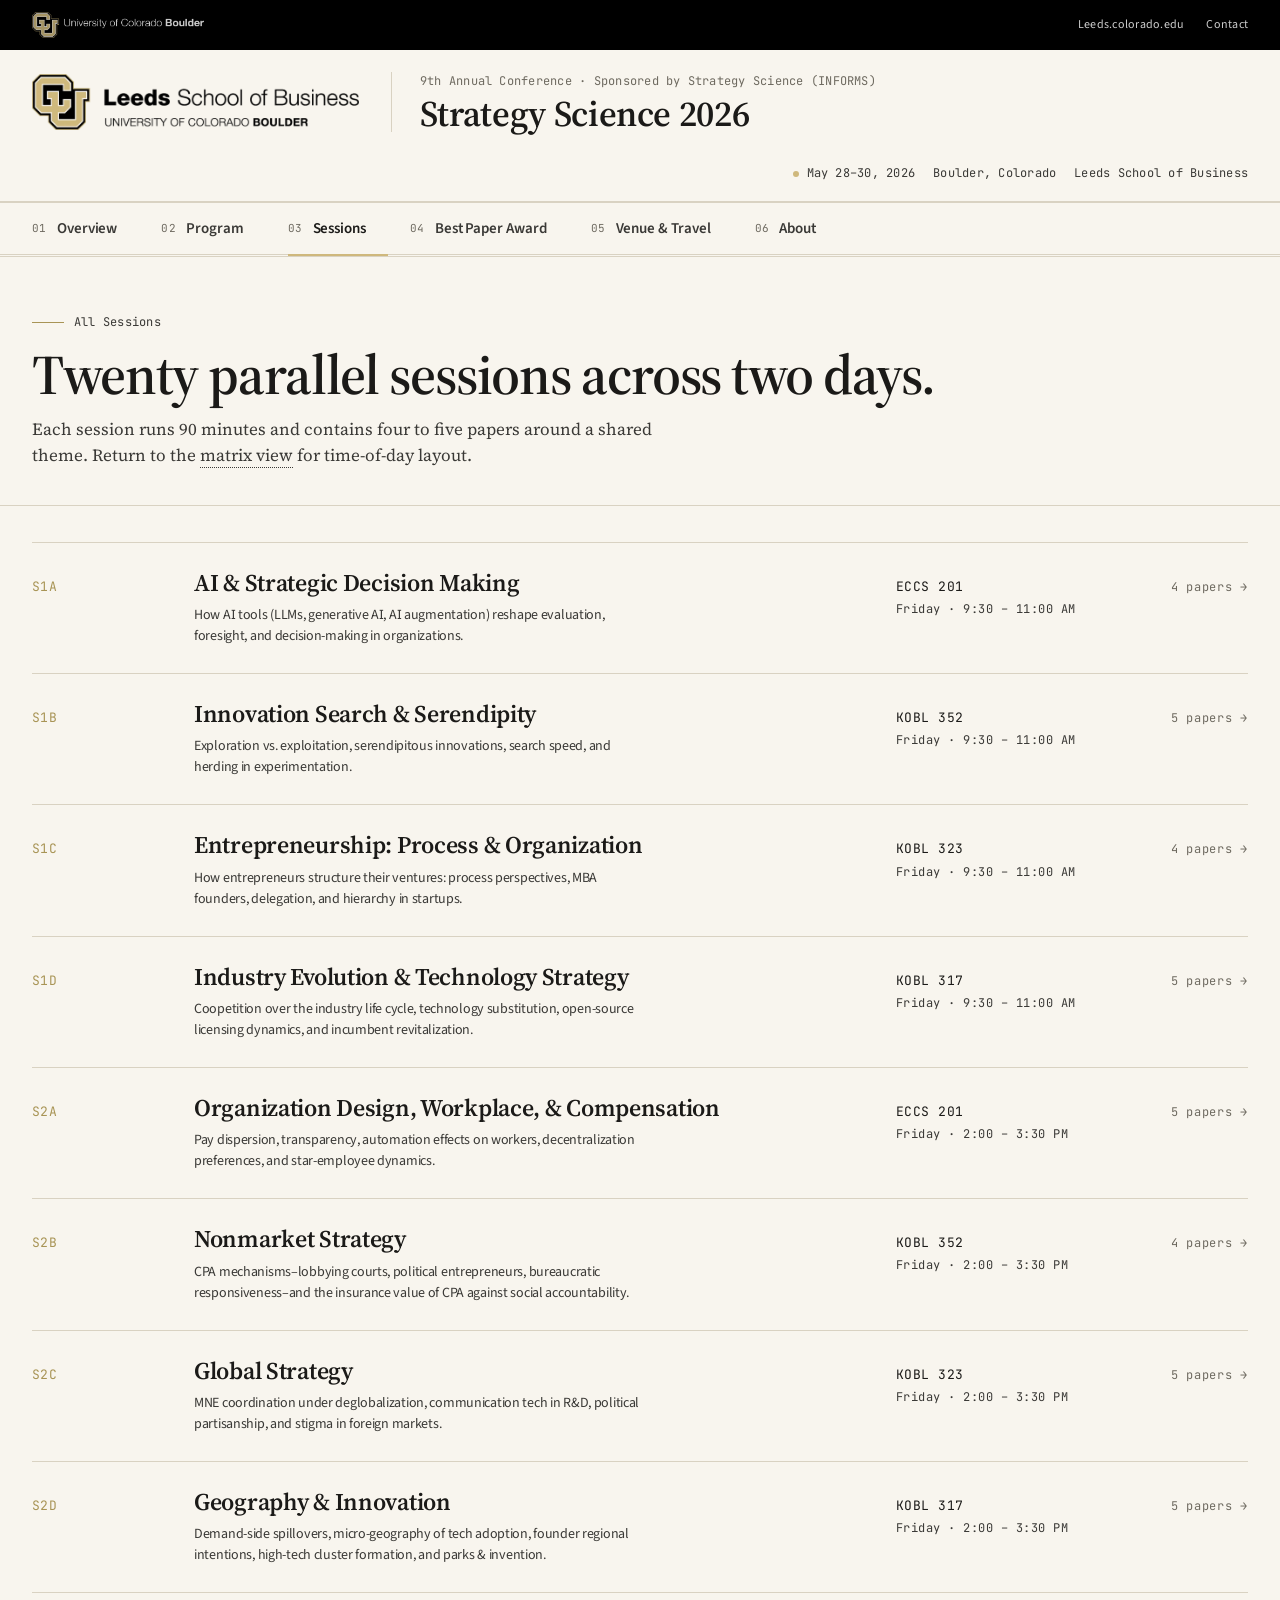
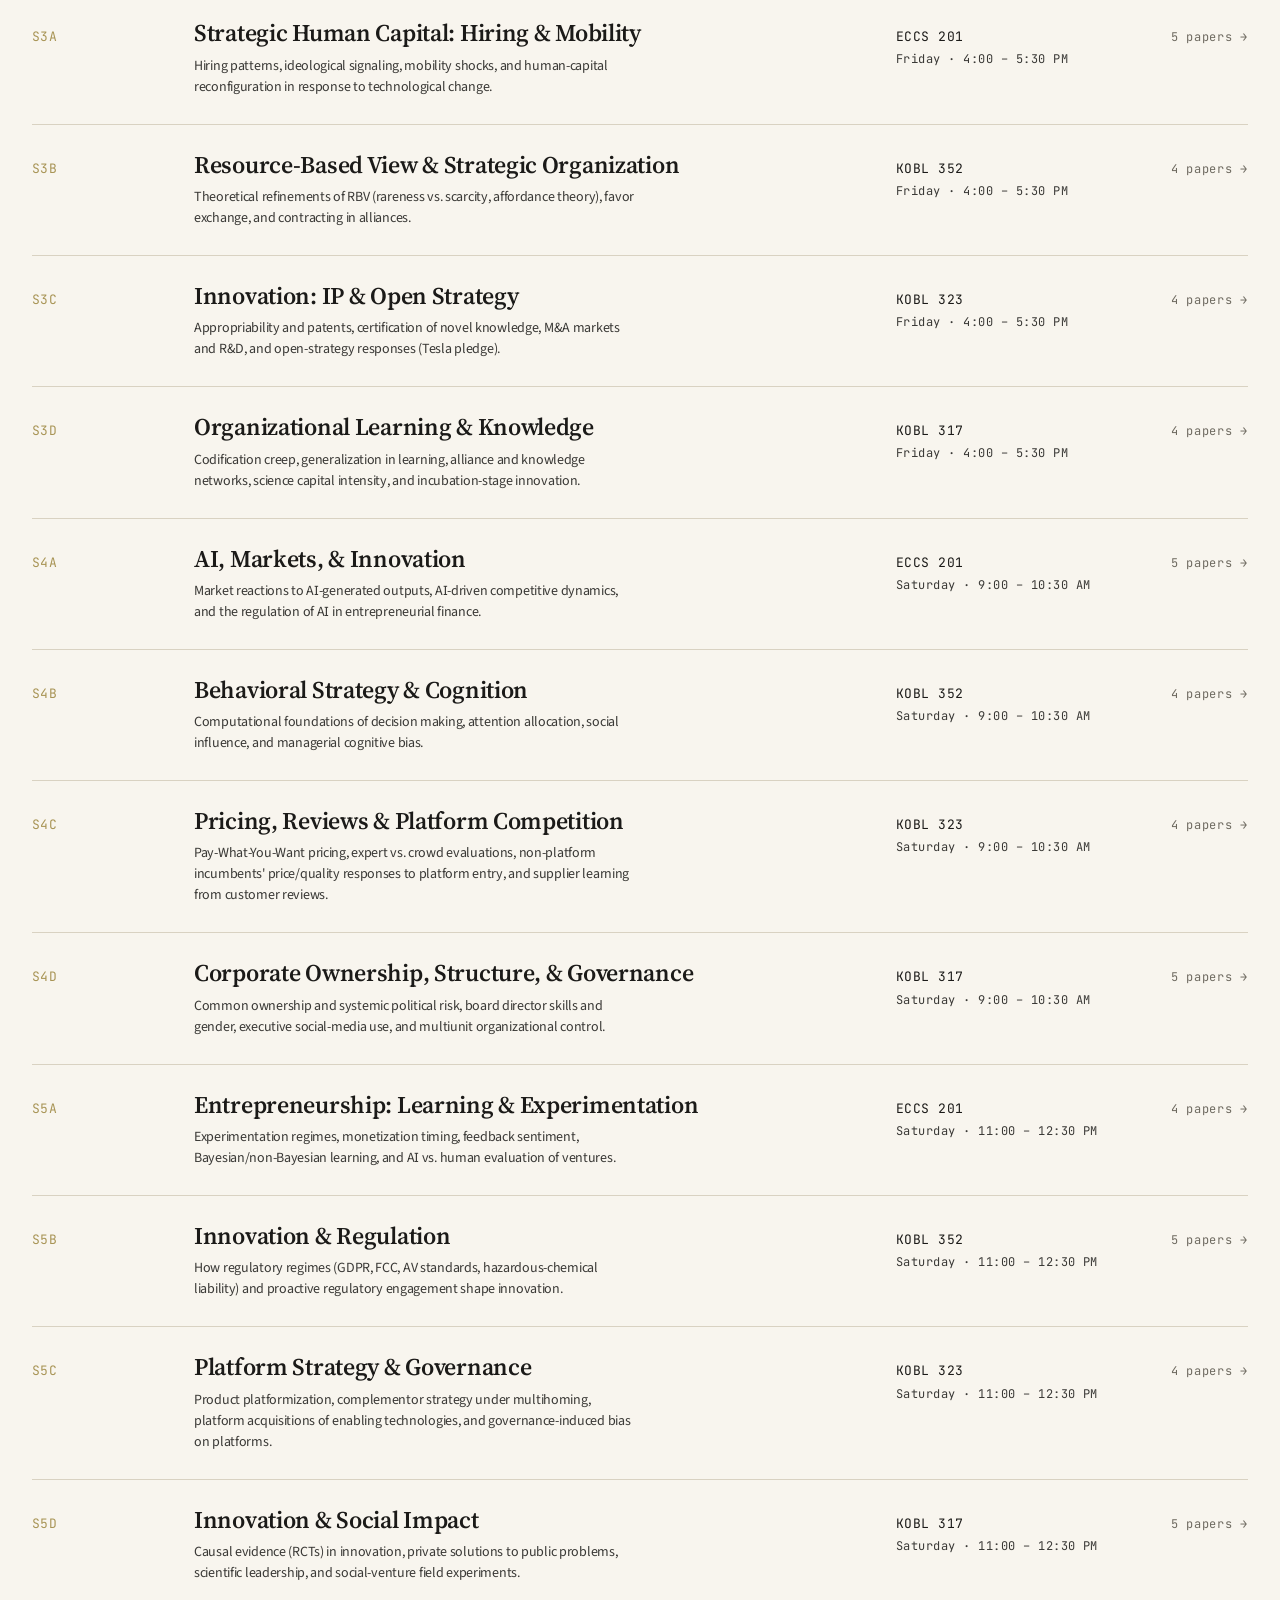
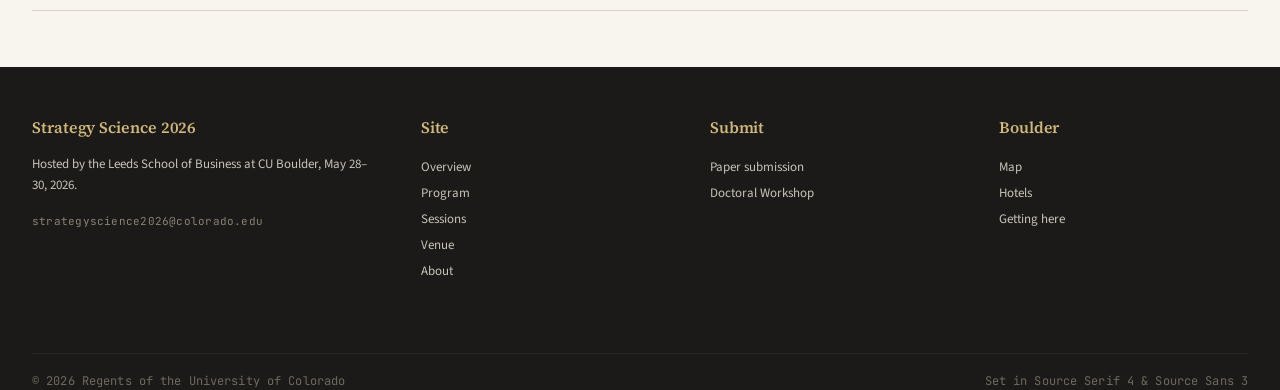
<file: deploy/sessions.html>
<!DOCTYPE html>
<html lang="en">
<head>
<meta charset="UTF-8" />
<meta name="viewport" content="width=device-width, initial-scale=1.0" />
<title>Sessions – Strategy Science 2026</title>
<link rel="preconnect" href="https://fonts.googleapis.com" />
<link rel="preconnect" href="https://fonts.gstatic.com" crossorigin />
<link href="https://fonts.googleapis.com/css2?family=Source+Serif+4:opsz,wght@8..60,400;8..60,500;8..60,600;8..60,700;8..60,400&family=Source+Sans+3:wght@400;500;600;700&family=JetBrains+Mono:wght@400;500&display=swap" rel="stylesheet" />
<link rel="stylesheet" href="assets/site.css" />
<style>
  .sx-head { padding: 56px 0 36px; border-bottom: 1px solid var(--rule); }
  .sx-head h2 { font-family: var(--serif); font-weight: 600; font-size: clamp(36px, 4.5vw, 56px); line-height: 1.04; letter-spacing: -0.02em; margin: 14px 0 12px; }
  .sx-head p { font-family: var(--serif); font-size: 17px; color: var(--ink-2); max-width: 70ch; margin: 0; }
  .ses-list {
    border-top: 1px solid var(--rule);
    margin: 36px 0 56px;
  }
  .ses-row {
    display: grid;
    grid-template-columns: 130px 1fr 240px 80px;
    gap: 32px;
    padding: 26px 0;
    border-bottom: 1px solid var(--rule);
    align-items: baseline;
    transition: background .12s ease;
  }
  .ses-row:hover { background: #F1ECDD; }
  .ses-row .id {
    font-family: var(--mono); font-size: 13px; color: var(--gold-deep); letter-spacing: 0.02em;
  }
  .ses-row .id .lo { display:block; color:var(--ink-3); font-size:11px; margin-top:6px; letter-spacing: 0.02em; }
  .ses-row .ti { font-family: var(--serif); font-weight: 600; font-size: 24px; line-height: 1.18; letter-spacing: -0.012em; }
  .ses-row .ti a:hover { color: var(--gold-deep); }
  .ses-row .ti .desc { display: block; font-family: var(--sans); font-weight: 400; font-size: 14px; color: var(--ink-2); line-height: 1.5; margin-top: 8px; max-width: 64ch; }
  .ses-row .where {
    font-family: var(--mono); font-size: 12px; color: var(--ink-2); letter-spacing: .04em;
  }
  .ses-row .where .b { color: var(--ink); display: block; margin-bottom: 3px; font-size: 13px; }
  .ses-row .ct { font-family: var(--mono); font-size: 12px; color: var(--ink-3); text-align: right; letter-spacing: .06em; }
  @media (max-width: 800px) {
    .ses-row { grid-template-columns: 1fr; gap: 6px; }
    .ses-row .where, .ses-row .ct { text-align: left; }
  }
</style>
</head>
<body>

<div class="cu-bar"><div class="row"><div class="brand"><a href="https://www.colorado.edu/" target="_blank" rel="noopener" class="cu-logo"><img src="assets/cu-boulder-lockup-rev.png" alt="University of Colorado Boulder" /></a></div><nav><a href="https://www.colorado.edu/business/" target="_blank" rel="noopener">Leeds.colorado.edu</a><a href="mailto:strategyscience2026@colorado.edu">Contact</a></nav></div></div>
<header class="site-header">
  <div class="row">
    <a href="https://www.colorado.edu/business/" target="_blank" rel="noopener" class="leeds-mark"><img src="assets/leeds-lockup.png" alt="Leeds School of Business – University of Colorado Boulder" /></a>
    <div class="lockup"><div class="eyebrow">9th Annual Conference · Sponsored by Strategy Science (INFORMS)</div><h1><a href="index.html">Strategy Science 2026</a></h1></div><div class="meta"><span><span class="dot"></span> May 28–30, 2026</span><span>Boulder, Colorado</span><span>Leeds School of Business</span></div></div></header>
<nav class="primary-nav"><div class="row"><a href="index.html"><span class="num">01</span> Overview</a><a href="program.html"><span class="num">02</span> Program</a><a href="sessions.html" aria-current="page"><span class="num">03</span> Sessions</a><a href="best-paper.html"><span class="num">04</span> Best Paper Award</a><a href="venue.html"><span class="num">05</span> Venue &amp; Travel</a><a href="about.html"><span class="num">06</span> About</a></div></nav>

<section class="sx-head">
  <div class="container">
    <div class="kicker">All Sessions</div>
    <h2>Twenty parallel sessions across two days.</h2>
    <p>Each session runs 90 minutes and contains four to five papers around a shared theme. Return to the <a href="program.html" style="border-bottom:1px dotted;">matrix view</a> for time-of-day layout.</p>
  </div>
</section>

<section class="container">
  <div class="ses-list" id="sesList"></div>
</section>

<footer class="site-footer">
  <div class="row">
    <div><h4>Strategy Science 2026</h4><p style="margin:0;line-height:1.6;color:#C8C4BA;font-size:13px;">Hosted by the Leeds School of Business at CU Boulder, May 28–30, 2026.</p><p style="margin:18px 0 0;font-family:var(--mono);font-size:11px;letter-spacing: 0.02em;color:#888377;">strategyscience2026@colorado.edu</p></div>
    <div><h4>Site</h4><a href="index.html">Overview</a><a href="program.html">Program</a><a href="sessions.html">Sessions</a><a href="venue.html">Venue</a><a href="about.html">About</a></div>
    <div><h4>Submit</h4><a href="https://leeds.qualtrics.com/jfe/form/SV_2to934N37sCU7pc" target="_blank" rel="noopener">Paper submission</a><a href="https://leeds.qualtrics.com/jfe/form/SV_8ui891OL9bMyaFM" target="_blank" rel="noopener">Doctoral Workshop</a></div>
    <div><h4>Boulder</h4><a href="https://maps.app.goo.gl/HCq3mvZSEbhsxrTs7" target="_blank" rel="noopener">Map</a><a href="venue.html#hotels">Hotels</a><a href="venue.html#travel">Getting here</a></div>
  </div>
  <div class="container"><div class="credit"><span>© 2026 Regents of the University of Colorado</span><span>Set in Source Serif 4 &amp; Source Sans 3</span></div></div>
</footer>

<script>
const ROOMS = ['ECCS 201', 'KOBL 352', 'KOBL 323', 'KOBL 317'];
const META = [
  {n:1, day:'Friday', time:'9:30 – 11:00 AM'},
  {n:2, day:'Friday', time:'2:00 – 3:30 PM'},
  {n:3, day:'Friday', time:'4:00 – 5:30 PM'},
  {n:4, day:'Saturday', time:'9:00 – 10:30 AM'},
  {n:5, day:'Saturday', time:'11:00 – 12:30 PM'}
];
function esc(s){return String(s||'').replace(/[&<>"]/g,c=>({'&':'&amp;','<':'&lt;','>':'&gt;','"':'&quot;'}[c]));}
fetch('data/program.json').then(r=>r.json()).then(d=>{
  const list = d.sessions.slice().sort((a,b)=> a.period - b.period || a.track - b.track);
  document.getElementById('sesList').innerHTML = list.map(s=>{
    const m = META[s.period-1];
    return `<a class="ses-row" href="session.html?id=${s.id}">
      <div class="id">S${s.period}${'ABCD'[s.track-1]}</div>
      <div class="ti">${esc(s.theme)}<span class="desc">${esc(s.description)}</span></div>
      <div class="where"><span class="b">${ROOMS[s.track-1]}</span>${m.day} · ${m.time}</div>
      <div class="ct">${s.paperCount} papers →</div>
    </a>`;
  }).join('');
});
</script>
</body>
</html>
</file>
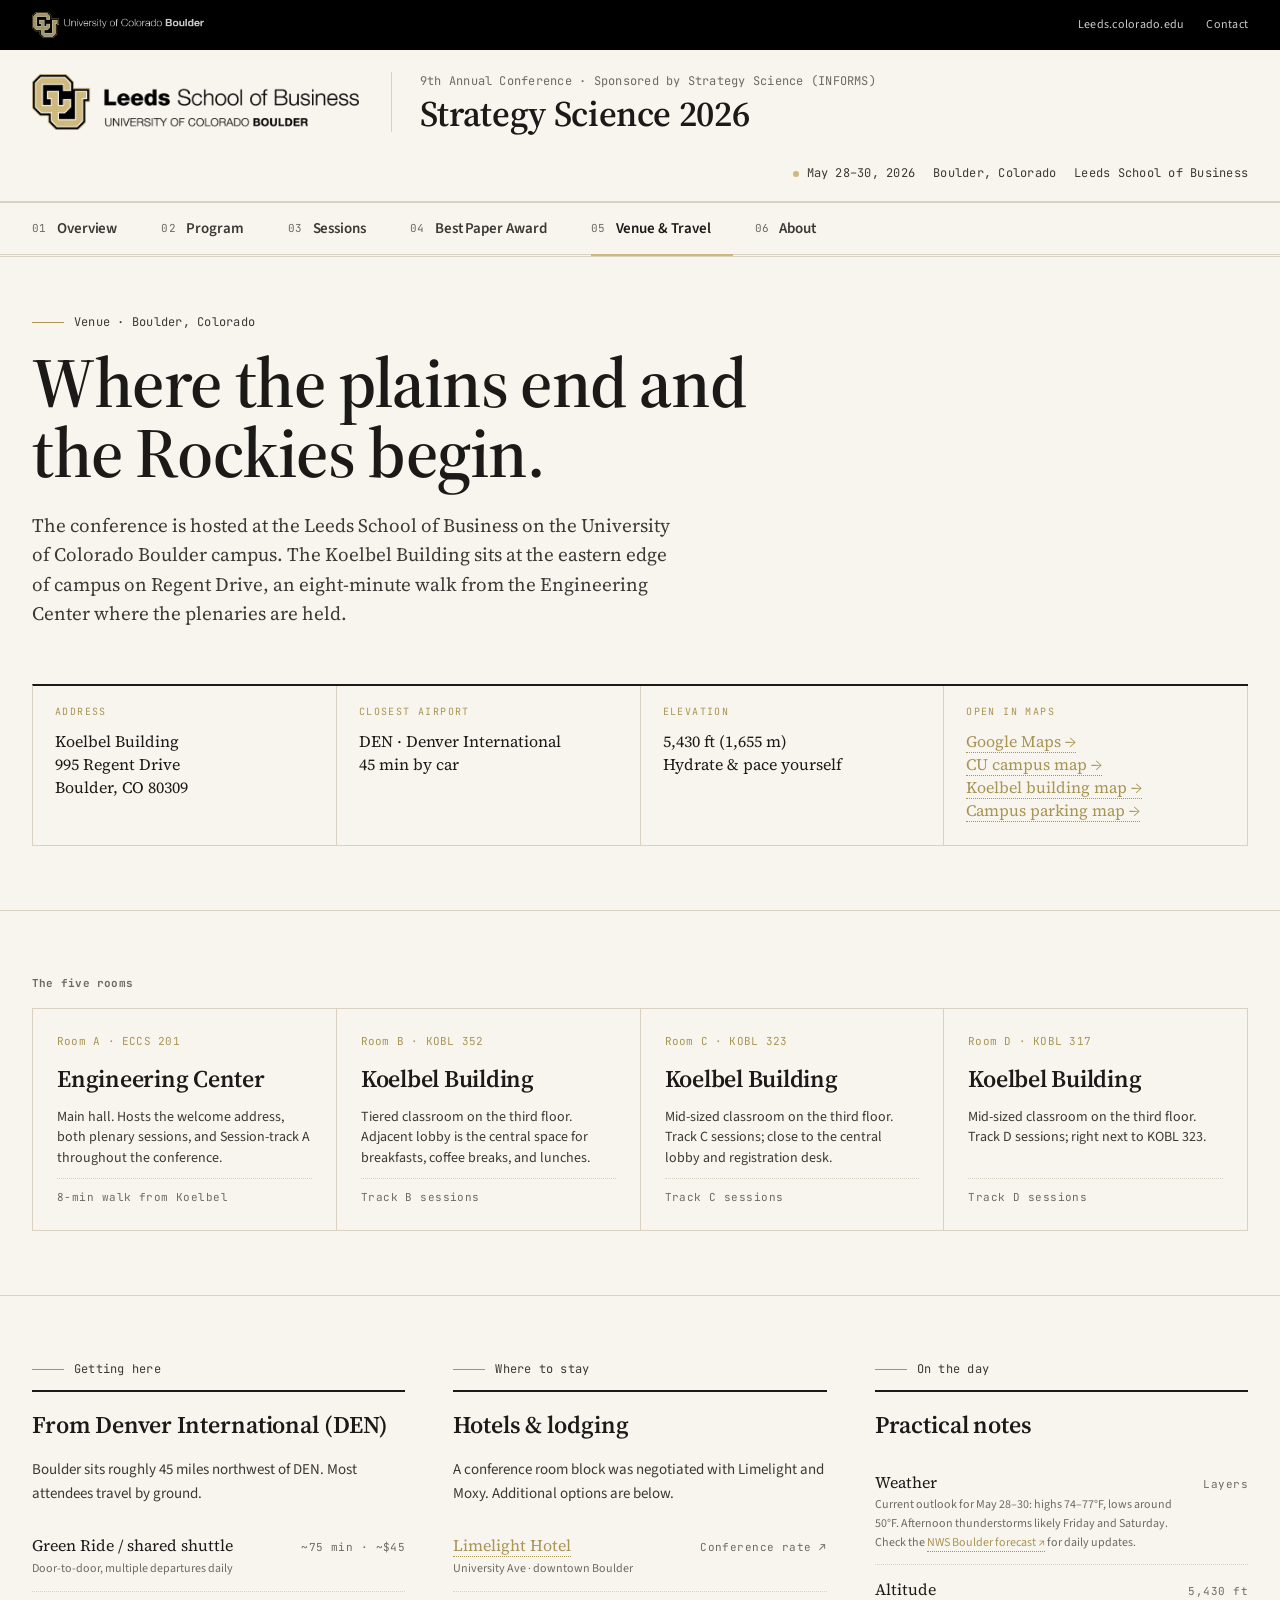
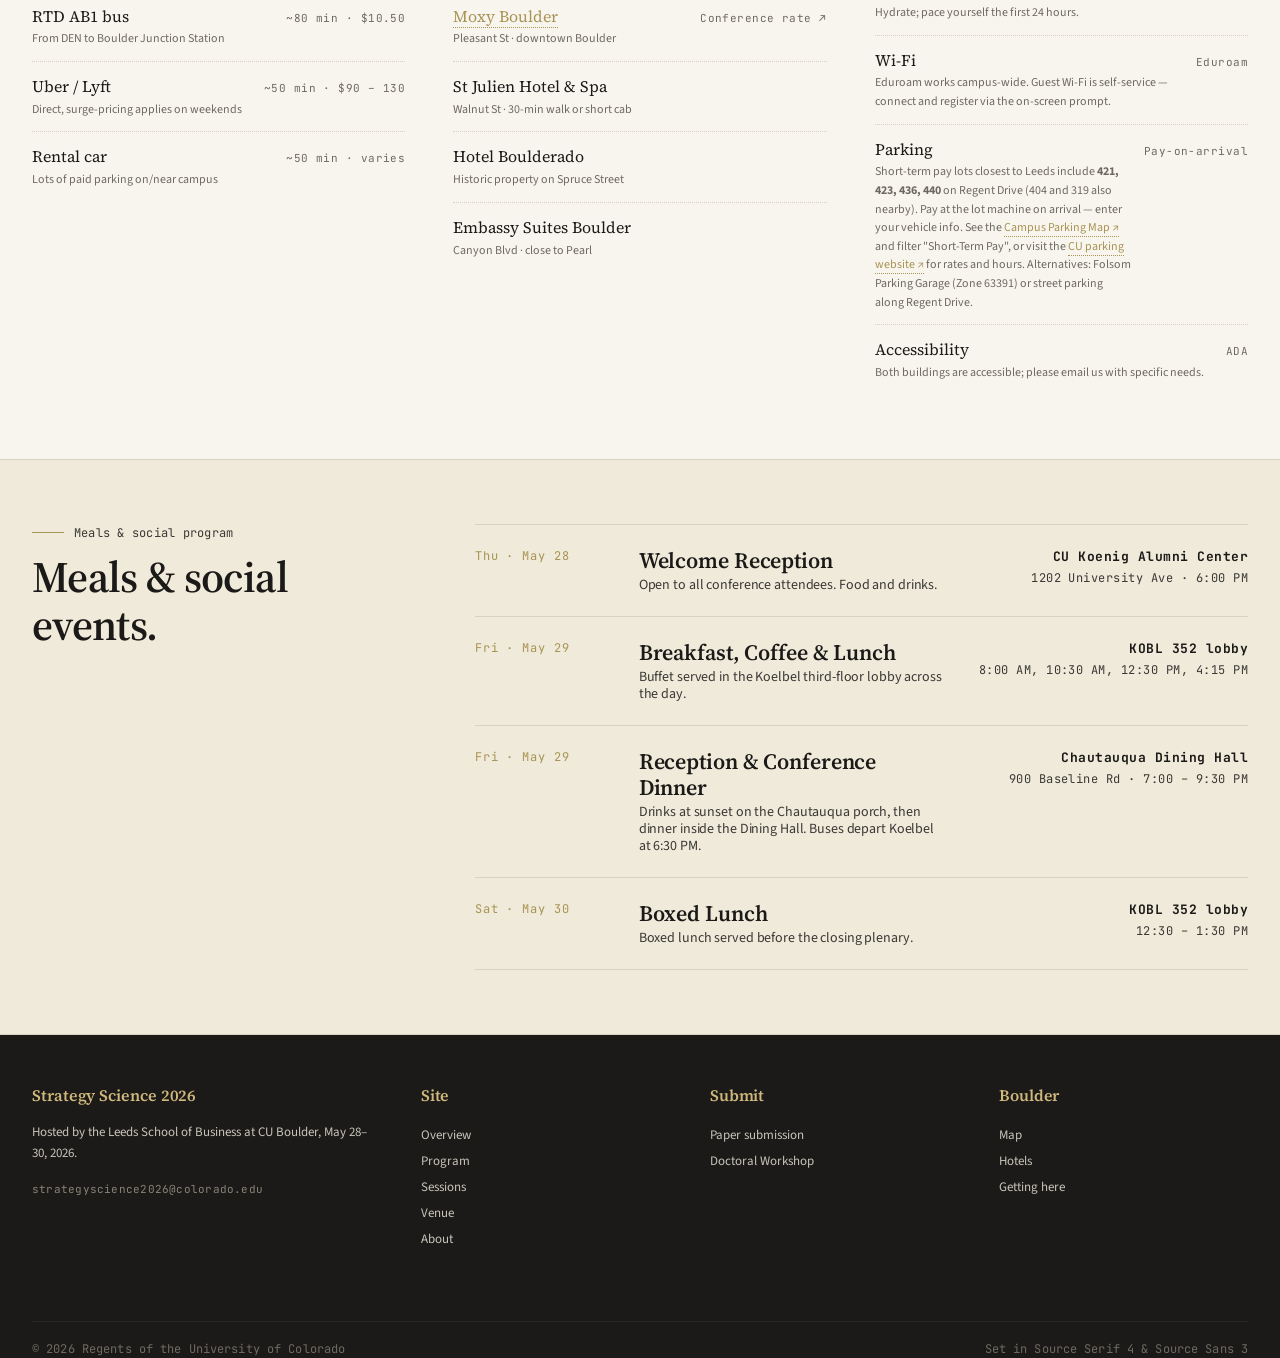
<file: deploy/venue.html>
<!DOCTYPE html>
<html lang="en">
<head>
<meta charset="UTF-8" />
<meta name="viewport" content="width=device-width, initial-scale=1.0" />
<title>Venue &amp; Travel – Strategy Science 2026</title>
<link rel="preconnect" href="https://fonts.googleapis.com" />
<link rel="preconnect" href="https://fonts.gstatic.com" crossorigin />
<link href="https://fonts.googleapis.com/css2?family=Source+Serif+4:opsz,wght@8..60,400;8..60,500;8..60,600;8..60,700&family=Source+Sans+3:wght@400;500;600;700&family=JetBrains+Mono:wght@400;500&display=swap" rel="stylesheet" />
<link rel="stylesheet" href="assets/site.css" />
<style>
  .ven-hero {
    border-bottom: 1px solid var(--rule);
    padding: 56px 0 64px;
  }
  .ven-hero h2 {
    font-family: var(--serif); font-weight: 600; font-size: clamp(40px, 5.5vw, 72px);
    line-height: 1.0; letter-spacing: -0.02em; margin: 16px 0 0; max-width: 22ch;
  }
  .ven-hero .lede { font-family: var(--serif); font-size: 19px; line-height: 1.55; color: var(--ink-2); margin: 22px 0 0; max-width: 64ch; }
  .ven-hero .hero-meta {
    margin-top: 56px;
    display: grid; grid-template-columns: repeat(4, 1fr); gap: 0;
    border-top: 2px solid var(--ink); border-left: 1px solid var(--rule);
  }
  @media (max-width: 900px) { .ven-hero .hero-meta { grid-template-columns: repeat(2, 1fr); } }
  @media (max-width: 540px) { .ven-hero .hero-meta { grid-template-columns: 1fr; } }
  .ven-hero .hm {
    border-right: 1px solid var(--rule); border-bottom: 1px solid var(--rule);
    padding: 18px 22px 22px;
    display: flex; flex-direction: column; gap: 10px;
    min-height: 130px;
  }
  .ven-hero .hm-k {
    font-family: var(--mono); font-size: 10px; letter-spacing: .14em; text-transform: uppercase;
    color: var(--gold-deep);
  }
  .ven-hero .hm-v {
    font-family: var(--serif); font-size: 16px; line-height: 1.45; color: var(--ink);
  }
  .ven-hero .hm-v a { color: var(--gold-deep); border-bottom: 1px dotted; font-family: var(--serif); }

  .ven-grid {
    padding: 64px 0;
    border-bottom: 1px solid var(--rule);
  }
  .ven-grid h3 {
    font-family: var(--mono); font-size: 11px; letter-spacing: 0.02em; color: var(--ink-3);
    margin: 0 0 16px;
  }
  .rooms {
    display: grid; grid-template-columns: repeat(4, 1fr); gap: 0;
    border-top: 1px solid var(--rule); border-left: 1px solid var(--rule);
  }
  @media (max-width: 920px) { .rooms { grid-template-columns: repeat(2, 1fr); } }
  @media (max-width: 600px) { .rooms { grid-template-columns: 1fr; } }
  .room-card {
    border-right: 1px solid var(--rule); border-bottom: 1px solid var(--rule);
    padding: 24px; min-height: 220px;
    display: flex; flex-direction: column; gap: 10px; background: var(--paper);
  }
  .room-card .id { font-family: var(--mono); font-size: 11px; letter-spacing: 0.02em; color: var(--gold-deep); }
  .room-card h4 { font-family: var(--serif); font-weight: 600; font-size: 24px; margin: 0; letter-spacing: -0.01em; }
  .room-card .b { font-size: 14px; color: var(--ink-2); line-height: 1.45; }
  .room-card .meta { margin-top: auto; font-family: var(--mono); font-size: 11px; color: var(--ink-3); letter-spacing: .04em; padding-top: 10px; border-top: 1px dotted var(--rule); }

  .ven-cols {
    padding: 64px 0;
    border-bottom: 1px solid var(--rule);
  }
  .ven-cols .grid { display: grid; grid-template-columns: repeat(3, 1fr); gap: 48px; }
  @media (max-width: 1000px) { .ven-cols .grid { grid-template-columns: 1fr; gap: 28px; } }
  .ven-cols h3 {
    font-family: var(--serif); font-weight: 600; font-size: 24px; margin: 12px 0 14px; letter-spacing: -0.005em;
    border-top: 2px solid var(--ink); padding-top: 14px;
  }
  .ven-cols p { font-size: 15px; line-height: 1.65; color: var(--ink-2); margin: 0 0 14px; }
  .ven-cols .lst { list-style: none; padding: 0; margin: 0; }
  .ven-cols .lst li {
    border-bottom: 1px dotted var(--rule); padding: 12px 0;
    display: grid; grid-template-columns: 1fr auto; gap: 12px; align-items: baseline;
  }
  .ven-cols .lst li:last-child { border-bottom: 0; }
  .ven-cols .lst .n { font-family: var(--serif); font-size: 16px; }
  .ven-cols .lst .n small { display:block; font-family: var(--sans); font-size: 12px; color: var(--ink-3); margin-top: 2px; }
  .ven-cols .lst .v { font-family: var(--mono); font-size: 11px; color: var(--ink-3); letter-spacing: .04em; }

  .dining {
    padding: 64px 0;
    background: var(--paper-2);
    border-bottom: 1px solid var(--rule);
  }
  .dining .grid { display: grid; grid-template-columns: 1fr 2fr; gap: 56px; align-items: start; }
  @media (max-width: 800px) { .dining .grid { grid-template-columns: 1fr; gap: 28px; } }
  .dining h2 {
    font-family: var(--serif); font-weight: 600; font-size: clamp(28px, 3.4vw, 44px); margin: 12px 0 0; letter-spacing: -0.015em; line-height: 1.1;
  }
  .dining .events {
    display: grid; grid-template-columns: 1fr; gap: 0;
    border-top: 1px solid var(--rule);
  }
  .dining .ev {
    border-bottom: 1px solid var(--rule);
    padding: 22px 0;
    display: grid; grid-template-columns: 140px 1fr 280px; gap: 24px;
  }
  @media (max-width: 700px) { .dining .ev { grid-template-columns: 1fr; gap: 6px; } }
  .dining .ev .d { font-family: var(--mono); font-size: 12px; color: var(--gold-deep); letter-spacing: .08em; }
  .dining .ev .ti { font-family: var(--serif); font-weight: 600; font-size: 22px; line-height: 1.2; letter-spacing: -0.005em; }
  .dining .ev .ti small { display:block; font-family: var(--sans); font-size: 14px; color: var(--ink-2); font-weight: 400; margin-top: 4px; max-width: 50ch; }
  .dining .ev .where { font-family: var(--mono); font-size: 12px; color: var(--ink-2); letter-spacing: .04em; text-align: right; white-space: nowrap; }
  @media (max-width: 700px) { .dining .ev .where { text-align: left; } }
  .dining .ev .where b { display: block; color: var(--ink); font-size: 13px; margin-bottom: 2px; }
</style>
</head>
<body>

<div class="cu-bar"><div class="row"><div class="brand"><a href="https://www.colorado.edu/" target="_blank" rel="noopener" class="cu-logo"><img src="assets/cu-boulder-lockup-rev.png" alt="University of Colorado Boulder" /></a></div><nav><a href="https://www.colorado.edu/business/" target="_blank" rel="noopener">Leeds.colorado.edu</a><a href="mailto:strategyscience2026@colorado.edu">Contact</a></nav></div></div>
<header class="site-header">
  <div class="row">
    <a href="https://www.colorado.edu/business/" target="_blank" rel="noopener" class="leeds-mark"><img src="assets/leeds-lockup.png" alt="Leeds School of Business – University of Colorado Boulder" /></a>
    <div class="lockup"><div class="eyebrow">9th Annual Conference · Sponsored by Strategy Science (INFORMS)</div><h1><a href="index.html">Strategy Science 2026</a></h1></div><div class="meta"><span><span class="dot"></span> May 28–30, 2026</span><span>Boulder, Colorado</span><span>Leeds School of Business</span></div></div></header>
<nav class="primary-nav"><div class="row"><a href="index.html"><span class="num">01</span> Overview</a><a href="program.html"><span class="num">02</span> Program</a><a href="sessions.html"><span class="num">03</span> Sessions</a><a href="best-paper.html"><span class="num">04</span> Best Paper Award</a><a href="venue.html" aria-current="page"><span class="num">05</span> Venue &amp; Travel</a><a href="about.html"><span class="num">06</span> About</a></div></nav>

<section class="ven-hero">
  <div class="container">
    <div class="kicker">Venue · Boulder, Colorado</div>
    <h2>Where the plains end and the Rockies begin.</h2>
    <p class="lede">The conference is hosted at the Leeds School of Business on the University of Colorado Boulder campus. The Koelbel Building sits at the eastern edge of campus on Regent Drive, an eight-minute walk from the Engineering Center where the plenaries are held.</p>
    <div class="hero-meta">
      <div class="hm">
        <span class="hm-k">Address</span>
        <span class="hm-v">Koelbel Building<br/>995 Regent Drive<br/>Boulder, CO 80309</span>
      </div>
      <div class="hm">
        <span class="hm-k">Closest airport</span>
        <span class="hm-v">DEN · Denver International<br/>45 min by car</span>
      </div>
      <div class="hm">
        <span class="hm-k">Elevation</span>
        <span class="hm-v">5,430 ft (1,655 m)<br/>Hydrate &amp; pace yourself</span>
      </div>
      <div class="hm">
        <span class="hm-k">Open in maps</span>
        <span class="hm-v"><a href="https://maps.app.goo.gl/HCq3mvZSEbhsxrTs7" target="_blank" rel="noopener">Google Maps →</a><br/><a href="https://www.colorado.edu/map/" target="_blank" rel="noopener">CU campus map →</a><br/><a href="https://www.colorado.edu/business/koelbel-building-maps" target="_blank" rel="noopener">Koelbel building map →</a><br/><a href="https://www.colorado.edu/map?id=336#!ce/2739?ct/2739?s/?mc/40.006350999999995,-105.255608?z/15?lvl/0?share" target="_blank" rel="noopener">Campus parking map →</a></span>
      </div>
    </div>
  </div>
</section>
  </div>
</section>

<!-- Rooms -->
<section class="ven-grid" id="rooms">
  <div class="container">
    <h3>The five rooms</h3>
    <div class="rooms">
      <div class="room-card">
        <div class="id">Room A · ECCS 201</div>
        <h4>Engineering Center</h4>
        <div class="b">Main hall. Hosts the welcome address, both plenary sessions, and Session-track A throughout the conference.</div>
        <div class="meta">8-min walk from Koelbel</div>
      </div>
      <div class="room-card">
        <div class="id">Room B · KOBL 352</div>
        <h4>Koelbel Building</h4>
        <div class="b">Tiered classroom on the third floor. Adjacent lobby is the central space for breakfasts, coffee breaks, and lunches.</div>
        <div class="meta">Track B sessions</div>
      </div>
      <div class="room-card">
        <div class="id">Room C · KOBL 323</div>
        <h4>Koelbel Building</h4>
        <div class="b">Mid-sized classroom on the third floor. Track C sessions; close to the central lobby and registration desk.</div>
        <div class="meta">Track C sessions</div>
      </div>
      <div class="room-card">
        <div class="id">Room D · KOBL 317</div>
        <h4>Koelbel Building</h4>
        <div class="b">Mid-sized classroom on the third floor. Track D sessions; right next to KOBL 323.</div>
        <div class="meta">Track D sessions</div>
      </div>
    </div>
  </div>
</section>

<!-- Travel cols -->
<section class="ven-cols" id="travel">
  <div class="container">
    <div class="grid">
      <div>
        <div class="kicker">Getting here</div>
        <h3>From Denver International (DEN)</h3>
        <p>Boulder sits roughly 45 miles northwest of DEN. Most attendees travel by ground.</p>
        <ul class="lst">
          <li><span class="n">Green Ride / shared shuttle<small>Door-to-door, multiple departures daily</small></span><span class="v">~75 min · ~$45</span></li>
          <li><span class="n">RTD AB1 bus<small>From DEN to Boulder Junction Station</small></span><span class="v">~80 min · $10.50</span></li>
          <li><span class="n">Uber / Lyft<small>Direct, surge-pricing applies on weekends</small></span><span class="v">~50 min · $90 – 130</span></li>
          <li><span class="n">Rental car<small>Lots of paid parking on/near campus</small></span><span class="v">~50 min · varies</span></li>
        </ul>
      </div>
      <div id="hotels">
        <div class="kicker">Where to stay</div>
        <h3>Hotels &amp; lodging</h3>
        <p>A conference room block was negotiated with Limelight and Moxy. Additional options are below.</p>
        <ul class="lst">
          <li><span class="n"><a href="https://www.limelighthotels.com/boulder/reservations#/booking/step-1?data=('hFhd!'limelight-boulder'~aeC28AdtC31Afs.~rFat!2~cn!0~cg.~alDpo*co*gp!'8594106'~rnEry*rk*re.~rr*ssEax!0~cy*ds!('pGls*as*st*hGee7)~myDsGcGne7)*7~.B%5D7!nullA%2F2026'~B!%5BC!'05%2FD!false~E.)%5D~FsB('Ge*%01GFEDCBA7.*_" target="_blank" rel="noopener" style="color:var(--gold-deep);border-bottom:1px dotted;">Limelight Hotel</a><small>University Ave · downtown Boulder</small></span><span class="v">Conference rate ↗</span></li>
          <li><span class="n"><a href="https://www.marriott.com/event-reservations/reservation-link.mi?id=1761162038477&amp;key=GRP&amp;app=resvlink&amp;inventoryMissing=true&amp;blockFull=true" target="_blank" rel="noopener" style="color:var(--gold-deep);border-bottom:1px dotted;">Moxy Boulder</a><small>Pleasant St · downtown Boulder</small></span><span class="v">Conference rate ↗</span></li>
          <li><span class="n">St Julien Hotel &amp; Spa<small>Walnut St · 30-min walk or short cab</small></span><span class="v"></span></li>
          <li><span class="n">Hotel Boulderado<small>Historic property on Spruce Street</small></span><span class="v"></span></li>
          <li><span class="n">Embassy Suites Boulder<small>Canyon Blvd · close to Pearl</small></span><span class="v"></span></li>
        </ul>
      </div>
      <div>
        <div class="kicker">On the day</div>
        <h3>Practical notes</h3>
        <ul class="lst">
          <li><span class="n">Weather<small>Current outlook for May 28–30: highs 74–77°F, lows around 50°F. Afternoon thunderstorms likely Friday and Saturday. Check the <a href="https://forecast.weather.gov/MapClick.php?lat=40.0149&amp;lon=-105.2705" target="_blank" rel="noopener" style="color:var(--gold-deep);border-bottom:1px dotted;">NWS Boulder forecast ↗</a> for daily updates.</small></span><span class="v">Layers</span></li>
          <li><span class="n">Altitude<small>Hydrate; pace yourself the first 24 hours.</small></span><span class="v">5,430 ft</span></li>
          <li><span class="n">Wi-Fi<small>Eduroam works campus-wide. Guest Wi-Fi is self-service — connect and register via the on-screen prompt.</small></span><span class="v">Eduroam</span></li>
          <li><span class="n">Parking<small>Short-term pay lots closest to Leeds include <b>421, 423, 436, 440</b> on Regent Drive (404 and 319 also nearby). Pay at the lot machine on arrival — enter your vehicle info. See the <a href="https://www.colorado.edu/map?id=336#!ce/2739?ct/2739?s/?mc/40.006350999999995,-105.255608?z/15?lvl/0?share" target="_blank" rel="noopener" style="color:var(--gold-deep);border-bottom:1px dotted;">Campus Parking Map ↗</a> and filter "Short-Term Pay", or visit the <a href="https://www.colorado.edu/parking/" target="_blank" rel="noopener" style="color:var(--gold-deep);border-bottom:1px dotted;">CU parking website ↗</a> for rates and hours. Alternatives: Folsom Parking Garage (Zone 63391) or street parking along Regent Drive.</small></span><span class="v">Pay-on-arrival</span></li>
          <li><span class="n">Accessibility<small>Both buildings are accessible; please email us with specific needs.</small></span><span class="v">ADA</span></li>
        </ul>
      </div>
    </div>
  </div>
</section>

<!-- Dining / social -->
<section class="dining">
  <div class="container">
    <div class="grid">
      <div>
        <div class="kicker">Meals &amp; social program</div>
        <h2>Meals &amp; social events.</h2>
      </div>
      <div class="events">
        <div class="ev">
          <div class="d">Thu · May 28</div>
          <div class="ti">Welcome Reception<small>Open to all conference attendees. Food and drinks.</small></div>
          <div class="where"><b>CU Koenig Alumni Center</b>1202 University Ave · 6:00 PM</div>
        </div>
        <div class="ev">
          <div class="d">Fri · May 29</div>
          <div class="ti">Breakfast, Coffee &amp; Lunch<small>Buffet served in the Koelbel third-floor lobby across the day.</small></div>
          <div class="where"><b>KOBL 352 lobby</b>8:00 AM, 10:30 AM, 12:30 PM, 4:15 PM</div>
        </div>
        <div class="ev">
          <div class="d">Fri · May 29</div>
          <div class="ti">Reception &amp; Conference Dinner<small>Drinks at sunset on the Chautauqua porch, then dinner inside the Dining Hall. Buses depart Koelbel at 6:30 PM.</small></div>
          <div class="where"><b>Chautauqua Dining Hall</b>900 Baseline Rd · 7:00 – 9:30 PM</div>
        </div>
        <div class="ev">
          <div class="d">Sat · May 30</div>
          <div class="ti">Boxed Lunch<small>Boxed lunch served before the closing plenary.</small></div>
          <div class="where"><b>KOBL 352 lobby</b>12:30 – 1:30 PM</div>
        </div>
      </div>
    </div>
  </div>
</section>

<footer class="site-footer">
  <div class="row">
    <div><h4>Strategy Science 2026</h4><p style="margin:0;line-height:1.6;color:#C8C4BA;font-size:13px;">Hosted by the Leeds School of Business at CU Boulder, May 28–30, 2026.</p><p style="margin:18px 0 0;font-family:var(--mono);font-size:11px;letter-spacing: 0.02em;color:#888377;">strategyscience2026@colorado.edu</p></div>
    <div><h4>Site</h4><a href="index.html">Overview</a><a href="program.html">Program</a><a href="sessions.html">Sessions</a><a href="venue.html">Venue</a><a href="about.html">About</a></div>
    <div><h4>Submit</h4><a href="https://leeds.qualtrics.com/jfe/form/SV_2to934N37sCU7pc" target="_blank" rel="noopener">Paper submission</a><a href="https://leeds.qualtrics.com/jfe/form/SV_8ui891OL9bMyaFM" target="_blank" rel="noopener">Doctoral Workshop</a></div>
    <div><h4>Boulder</h4><a href="https://maps.app.goo.gl/HCq3mvZSEbhsxrTs7" target="_blank" rel="noopener">Map</a><a href="venue.html#hotels">Hotels</a><a href="venue.html#travel">Getting here</a></div>
  </div>
  <div class="container"><div class="credit"><span>© 2026 Regents of the University of Colorado</span><span>Set in Source Serif 4 &amp; Source Sans 3</span></div></div>
</footer>

</body>
</html>
</file>
<file: assets/site.css>
/* Strategy Science 2026 – CU Boulder Leeds
   Editorial / academic. Warm paper, ink, CU gold accent. */

:root {
  --paper: #F8F5EE;
  --paper-2: #EFEAD9;
  --ink: #1B1A18;
  --ink-2: #3A3936;
  --ink-3: #6E6A60;
  --rule: #D9D2C2;
  --rule-soft: #E8E2D2;
  --gold: #CFB87C;
  --gold-deep: #A89455;
  --black: #000000;
  --serif: "Source Serif 4", "Source Serif Pro", "Iowan Old Style", Georgia, serif;
  --sans: "Source Sans 3", "Source Sans Pro", -apple-system, BlinkMacSystemFont, "Segoe UI", system-ui, sans-serif;
  --mono: "JetBrains Mono", ui-monospace, "SF Mono", Menlo, monospace;
  --shadow: 0 1px 0 var(--rule);
}

* { box-sizing: border-box; }

html, body { margin: 0; padding: 0; }
body {
  font-family: var(--sans);
  color: var(--ink);
  background: var(--paper);
  font-size: 16px;
  line-height: 1.55;
  font-feature-settings: "ss01", "kern";
  -webkit-font-smoothing: antialiased;
  text-rendering: optimizeLegibility;
}

a { color: inherit; text-decoration: none; }
a:hover { color: var(--gold-deep); }

/* ––– Top utility bar (CU-style black) ––– */
.cu-bar {
  background: #000;
  color: #fff;
  font-family: var(--sans);
  font-size: 12px;
  letter-spacing: 0.02em;
}
.cu-bar .row {
  max-width: 1440px;
  margin: 0 auto;
  padding: 12px 32px;
  display: flex;
  align-items: center;
  justify-content: space-between;
  gap: 24px;
}
.cu-bar .brand { display: flex; align-items: center; gap: 14px; font-size: 13px; }
.cu-bar a { color: #fff; opacity: 0.8; }
.cu-bar a:hover { opacity: 1; color: var(--gold); }
.cu-bar .brand .cu-logo { display: inline-flex; align-items: center; }
.cu-bar .brand .cu-logo img { height: 26px; width: auto; display: block; }

/* Leeds lockup in main site header */
.site-header .leeds-mark { display: inline-flex; align-items: center; flex-shrink: 0; }
.site-header .leeds-mark img { height: 56px; width: auto; display: block; }
@media (max-width: 700px) { .site-header .leeds-mark img { height: 44px; } }
.cu-bar nav { display: flex; gap: 22px; font-size: 12px; }

/* ––– Site header ––– */
.site-header {
  border-bottom: 1px solid var(--rule);
  background: var(--paper);
}
.site-header .row {
  max-width: 1440px;
  margin: 0 auto;
  padding: 22px 32px 18px;
  display: flex;
  align-items: center;
  justify-content: flex-start;
  gap: 32px;
  flex-wrap: wrap;
}
.site-header .lockup {
  display: flex; flex-direction: column; gap: 4px;
  padding-left: 28px; border-left: 1px solid var(--rule);
}
.site-header .eyebrow {
  font-family: var(--mono);
  font-size: 12px;
  letter-spacing: 0.02em;
  color: var(--ink-3);
}
.site-header h1 {
  font-family: var(--serif);
  font-weight: 600;
  font-size: clamp(28px, 3vw, 36px);
  line-height: 1.05;
  letter-spacing: -0.01em;
  margin: 0;
}
.site-header h1 a:hover { color: inherit; }
.site-header .meta {
  font-family: var(--mono);
  font-size: 12px;
  letter-spacing: 0.02em;
  color: var(--ink-2);
  display: flex;
  gap: 18px;
  align-items: center;
  flex-wrap: wrap;
  margin-left: auto;
}
.site-header .meta .dot { width: 6px; height: 6px; background: var(--gold); border-radius: 50%; display: inline-block; }

.primary-nav {
  border-top: 1px solid var(--rule);
  border-bottom: 3px double var(--rule);
  background: var(--paper);
}
.primary-nav .row {
  max-width: 1280px;
  margin: 0 auto;
  padding: 0 32px;
  display: flex;
  gap: 0;
}
.primary-nav a {
  font-family: var(--sans);
  font-size: 15px;
  letter-spacing: -0.005em;
  font-weight: 600;
  color: var(--ink-2);
  padding: 14px 22px 14px 0;
  margin-right: 22px;
  display: inline-flex;
  align-items: center;
  gap: 10px;
  border-bottom: 2px solid transparent;
  margin-bottom: -2px;
  transition: color .15s ease;
}
.primary-nav a:hover { color: var(--ink); }
.primary-nav a[aria-current="page"] {
  color: var(--ink);
  border-bottom-color: var(--gold);
}
.primary-nav a .num {
  font-family: var(--mono);
  font-size: 11px;
  color: var(--ink-3);
  letter-spacing: 0.04em;
  font-weight: 400;
}

/* ––– Layout containers ––– */
.container {
  max-width: 1280px;
  margin: 0 auto;
  padding: 0 32px;
}
.narrow {
  max-width: 880px;
  margin: 0 auto;
  padding: 0 32px;
}

/* ––– Footer ––– */
.site-footer {
  margin-top: 0;
  border-top: 0;
  background: var(--ink);
  color: #C8C4BA;
  font-size: 13px;
}
.site-footer .row {
  max-width: 1280px;
  margin: 0 auto;
  padding: 48px 32px 36px;
  display: grid;
  grid-template-columns: 1.4fr 1fr 1fr 1fr;
  gap: 40px;
}
.site-footer h4 {
  font-family: var(--serif);
  font-size: 16px;
  letter-spacing: -0.005em;
  font-weight: 600;
  color: var(--gold);
  margin: 0 0 14px;
}
.site-footer a { color: #C8C4BA; display: block; padding: 3px 0; }
.site-footer a:hover { color: #fff; }
.site-footer .credit {
  border-top: 1px solid #2A2825;
  margin-top: 32px;
  padding: 18px 0 0;
  font-family: var(--mono);
  font-size: 12px;
  letter-spacing: 0.01em;
  color: #6E6A60;
  display: flex; justify-content: space-between; flex-wrap: wrap; gap: 12px;
}
@media (max-width: 800px) {
  .site-footer .row { grid-template-columns: 1fr 1fr; }
}

/* ––– Buttons ––– */
.btn {
  display: inline-flex;
  align-items: center;
  gap: 10px;
  padding: 13px 22px;
  font-family: var(--sans);
  font-size: 14px;
  letter-spacing: -0.005em;
  font-weight: 600;
  border: 1px solid var(--ink);
  background: var(--ink);
  color: var(--paper);
  cursor: pointer;
  transition: all .15s ease;
}
.btn:hover { background: var(--gold-deep); border-color: var(--gold-deep); color: #fff; }
.btn.ghost { background: transparent; color: var(--ink); }
.btn.ghost:hover { background: var(--ink); color: var(--paper); }
.btn .arr { font-family: var(--mono); }

/* ––– Type helpers ––– */
.eyebrow {
  font-family: var(--mono);
  font-size: 12px;
  letter-spacing: 0.02em;
  color: var(--ink-3);
}
.kicker {
  font-family: var(--mono);
  font-size: 12px;
  letter-spacing: 0.02em;
  color: var(--ink-2);
  display: flex;
  align-items: center;
  gap: 10px;
}
.kicker::before {
  content: "";
  width: 32px; height: 1px; background: var(--gold-deep);
}
h2.section-title {
  font-family: var(--serif);
  font-weight: 600;
  font-size: clamp(28px, 3.4vw, 44px);
  line-height: 1.1;
  letter-spacing: -0.015em;
  margin: 12px 0 18px;
}
h3.sub-title {
  font-family: var(--serif);
  font-weight: 600;
  font-size: 22px;
  line-height: 1.2;
  margin: 0 0 8px;
}

/* ––– Print ––– */
@media print {
  .cu-bar, .primary-nav, .site-footer, .program-controls, .no-print { display: none !important; }
  body { background: #fff; color: #000; }
  .site-header { border-bottom: 1.5pt solid #000; }
  a { color: #000; text-decoration: none; }
  .program-grid { page-break-inside: avoid; }
  .session-card { break-inside: avoid; }
}
</file>
<file: deploy/assets/site.css>
/* Strategy Science 2026 – CU Boulder Leeds
   Editorial / academic. Warm paper, ink, CU gold accent. */

:root {
  --paper: #F8F5EE;
  --paper-2: #EFEAD9;
  --ink: #1B1A18;
  --ink-2: #3A3936;
  --ink-3: #6E6A60;
  --rule: #D9D2C2;
  --rule-soft: #E8E2D2;
  --gold: #CFB87C;
  --gold-deep: #A89455;
  --black: #000000;
  --serif: "Source Serif 4", "Source Serif Pro", "Iowan Old Style", Georgia, serif;
  --sans: "Source Sans 3", "Source Sans Pro", -apple-system, BlinkMacSystemFont, "Segoe UI", system-ui, sans-serif;
  --mono: "JetBrains Mono", ui-monospace, "SF Mono", Menlo, monospace;
  --shadow: 0 1px 0 var(--rule);
}

* { box-sizing: border-box; }

html, body { margin: 0; padding: 0; }
body {
  font-family: var(--sans);
  color: var(--ink);
  background: var(--paper);
  font-size: 16px;
  line-height: 1.55;
  font-feature-settings: "ss01", "kern";
  -webkit-font-smoothing: antialiased;
  text-rendering: optimizeLegibility;
}

a { color: inherit; text-decoration: none; }
a:hover { color: var(--gold-deep); }

/* ––– Top utility bar (CU-style black) ––– */
.cu-bar {
  background: #000;
  color: #fff;
  font-family: var(--sans);
  font-size: 12px;
  letter-spacing: 0.02em;
}
.cu-bar .row {
  max-width: 1440px;
  margin: 0 auto;
  padding: 12px 32px;
  display: flex;
  align-items: center;
  justify-content: space-between;
  gap: 24px;
}
.cu-bar .brand { display: flex; align-items: center; gap: 14px; font-size: 13px; }
.cu-bar a { color: #fff; opacity: 0.8; }
.cu-bar a:hover { opacity: 1; color: var(--gold); }
.cu-bar .brand .cu-logo { display: inline-flex; align-items: center; }
.cu-bar .brand .cu-logo img { height: 26px; width: auto; display: block; }

/* Leeds lockup in main site header */
.site-header .leeds-mark { display: inline-flex; align-items: center; flex-shrink: 0; }
.site-header .leeds-mark img { height: 56px; width: auto; display: block; }
@media (max-width: 700px) { .site-header .leeds-mark img { height: 44px; } }
.cu-bar nav { display: flex; gap: 22px; font-size: 12px; }

/* ––– Site header ––– */
.site-header {
  border-bottom: 1px solid var(--rule);
  background: var(--paper);
}
.site-header .row {
  max-width: 1440px;
  margin: 0 auto;
  padding: 22px 32px 18px;
  display: flex;
  align-items: center;
  justify-content: flex-start;
  gap: 32px;
  flex-wrap: wrap;
}
.site-header .lockup {
  display: flex; flex-direction: column; gap: 4px;
  padding-left: 28px; border-left: 1px solid var(--rule);
}
.site-header .eyebrow {
  font-family: var(--mono);
  font-size: 12px;
  letter-spacing: 0.02em;
  color: var(--ink-3);
}
.site-header h1 {
  font-family: var(--serif);
  font-weight: 600;
  font-size: clamp(28px, 3vw, 36px);
  line-height: 1.05;
  letter-spacing: -0.01em;
  margin: 0;
}
.site-header h1 a:hover { color: inherit; }
.site-header .meta {
  font-family: var(--mono);
  font-size: 12px;
  letter-spacing: 0.02em;
  color: var(--ink-2);
  display: flex;
  gap: 18px;
  align-items: center;
  flex-wrap: wrap;
  margin-left: auto;
}
.site-header .meta .dot { width: 6px; height: 6px; background: var(--gold); border-radius: 50%; display: inline-block; }

.primary-nav {
  border-top: 1px solid var(--rule);
  border-bottom: 3px double var(--rule);
  background: var(--paper);
}
.primary-nav .row {
  max-width: 1280px;
  margin: 0 auto;
  padding: 0 32px;
  display: flex;
  gap: 0;
}
.primary-nav a {
  font-family: var(--sans);
  font-size: 15px;
  letter-spacing: -0.005em;
  font-weight: 600;
  color: var(--ink-2);
  padding: 14px 22px 14px 0;
  margin-right: 22px;
  display: inline-flex;
  align-items: center;
  gap: 10px;
  border-bottom: 2px solid transparent;
  margin-bottom: -2px;
  transition: color .15s ease;
}
.primary-nav a:hover { color: var(--ink); }
.primary-nav a[aria-current="page"] {
  color: var(--ink);
  border-bottom-color: var(--gold);
}
.primary-nav a .num {
  font-family: var(--mono);
  font-size: 11px;
  color: var(--ink-3);
  letter-spacing: 0.04em;
  font-weight: 400;
}

/* ––– Layout containers ––– */
.container {
  max-width: 1280px;
  margin: 0 auto;
  padding: 0 32px;
}
.narrow {
  max-width: 880px;
  margin: 0 auto;
  padding: 0 32px;
}

/* ––– Footer ––– */
.site-footer {
  margin-top: 0;
  border-top: 0;
  background: var(--ink);
  color: #C8C4BA;
  font-size: 13px;
}
.site-footer .row {
  max-width: 1280px;
  margin: 0 auto;
  padding: 48px 32px 36px;
  display: grid;
  grid-template-columns: 1.4fr 1fr 1fr 1fr;
  gap: 40px;
}
.site-footer h4 {
  font-family: var(--serif);
  font-size: 16px;
  letter-spacing: -0.005em;
  font-weight: 600;
  color: var(--gold);
  margin: 0 0 14px;
}
.site-footer a { color: #C8C4BA; display: block; padding: 3px 0; }
.site-footer a:hover { color: #fff; }
.site-footer .credit {
  border-top: 1px solid #2A2825;
  margin-top: 32px;
  padding: 18px 0 0;
  font-family: var(--mono);
  font-size: 12px;
  letter-spacing: 0.01em;
  color: #6E6A60;
  display: flex; justify-content: space-between; flex-wrap: wrap; gap: 12px;
}
@media (max-width: 800px) {
  .site-footer .row { grid-template-columns: 1fr 1fr; }
}

/* ––– Buttons ––– */
.btn {
  display: inline-flex;
  align-items: center;
  gap: 10px;
  padding: 13px 22px;
  font-family: var(--sans);
  font-size: 14px;
  letter-spacing: -0.005em;
  font-weight: 600;
  border: 1px solid var(--ink);
  background: var(--ink);
  color: var(--paper);
  cursor: pointer;
  transition: all .15s ease;
}
.btn:hover { background: var(--gold-deep); border-color: var(--gold-deep); color: #fff; }
.btn.ghost { background: transparent; color: var(--ink); }
.btn.ghost:hover { background: var(--ink); color: var(--paper); }
.btn .arr { font-family: var(--mono); }

/* ––– Type helpers ––– */
.eyebrow {
  font-family: var(--mono);
  font-size: 12px;
  letter-spacing: 0.02em;
  color: var(--ink-3);
}
.kicker {
  font-family: var(--mono);
  font-size: 12px;
  letter-spacing: 0.02em;
  color: var(--ink-2);
  display: flex;
  align-items: center;
  gap: 10px;
}
.kicker::before {
  content: "";
  width: 32px; height: 1px; background: var(--gold-deep);
}
h2.section-title {
  font-family: var(--serif);
  font-weight: 600;
  font-size: clamp(28px, 3.4vw, 44px);
  line-height: 1.1;
  letter-spacing: -0.015em;
  margin: 12px 0 18px;
}
h3.sub-title {
  font-family: var(--serif);
  font-weight: 600;
  font-size: 22px;
  line-height: 1.2;
  margin: 0 0 8px;
}

/* ––– Print ––– */
@media print {
  .cu-bar, .primary-nav, .site-footer, .program-controls, .no-print { display: none !important; }
  body { background: #fff; color: #000; }
  .site-header { border-bottom: 1.5pt solid #000; }
  a { color: #000; text-decoration: none; }
  .program-grid { page-break-inside: avoid; }
  .session-card { break-inside: avoid; }
}
</file>
